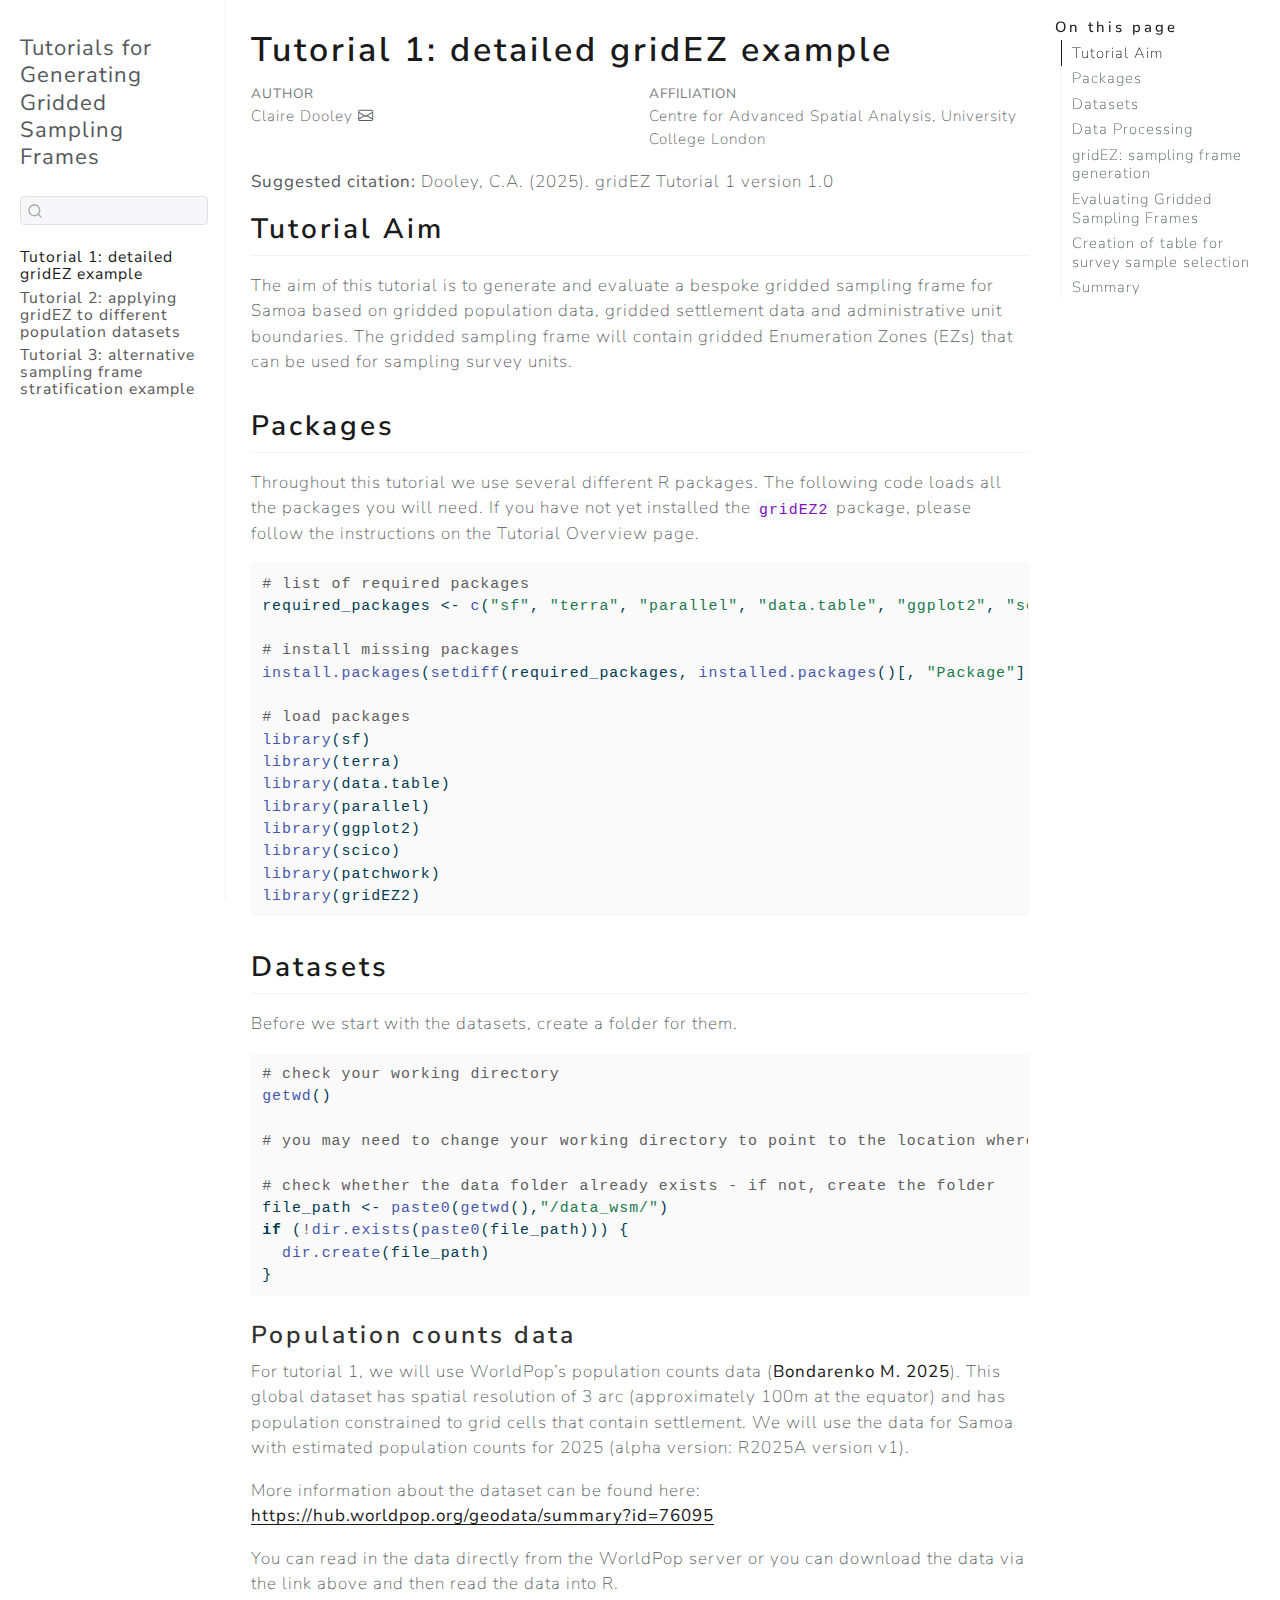
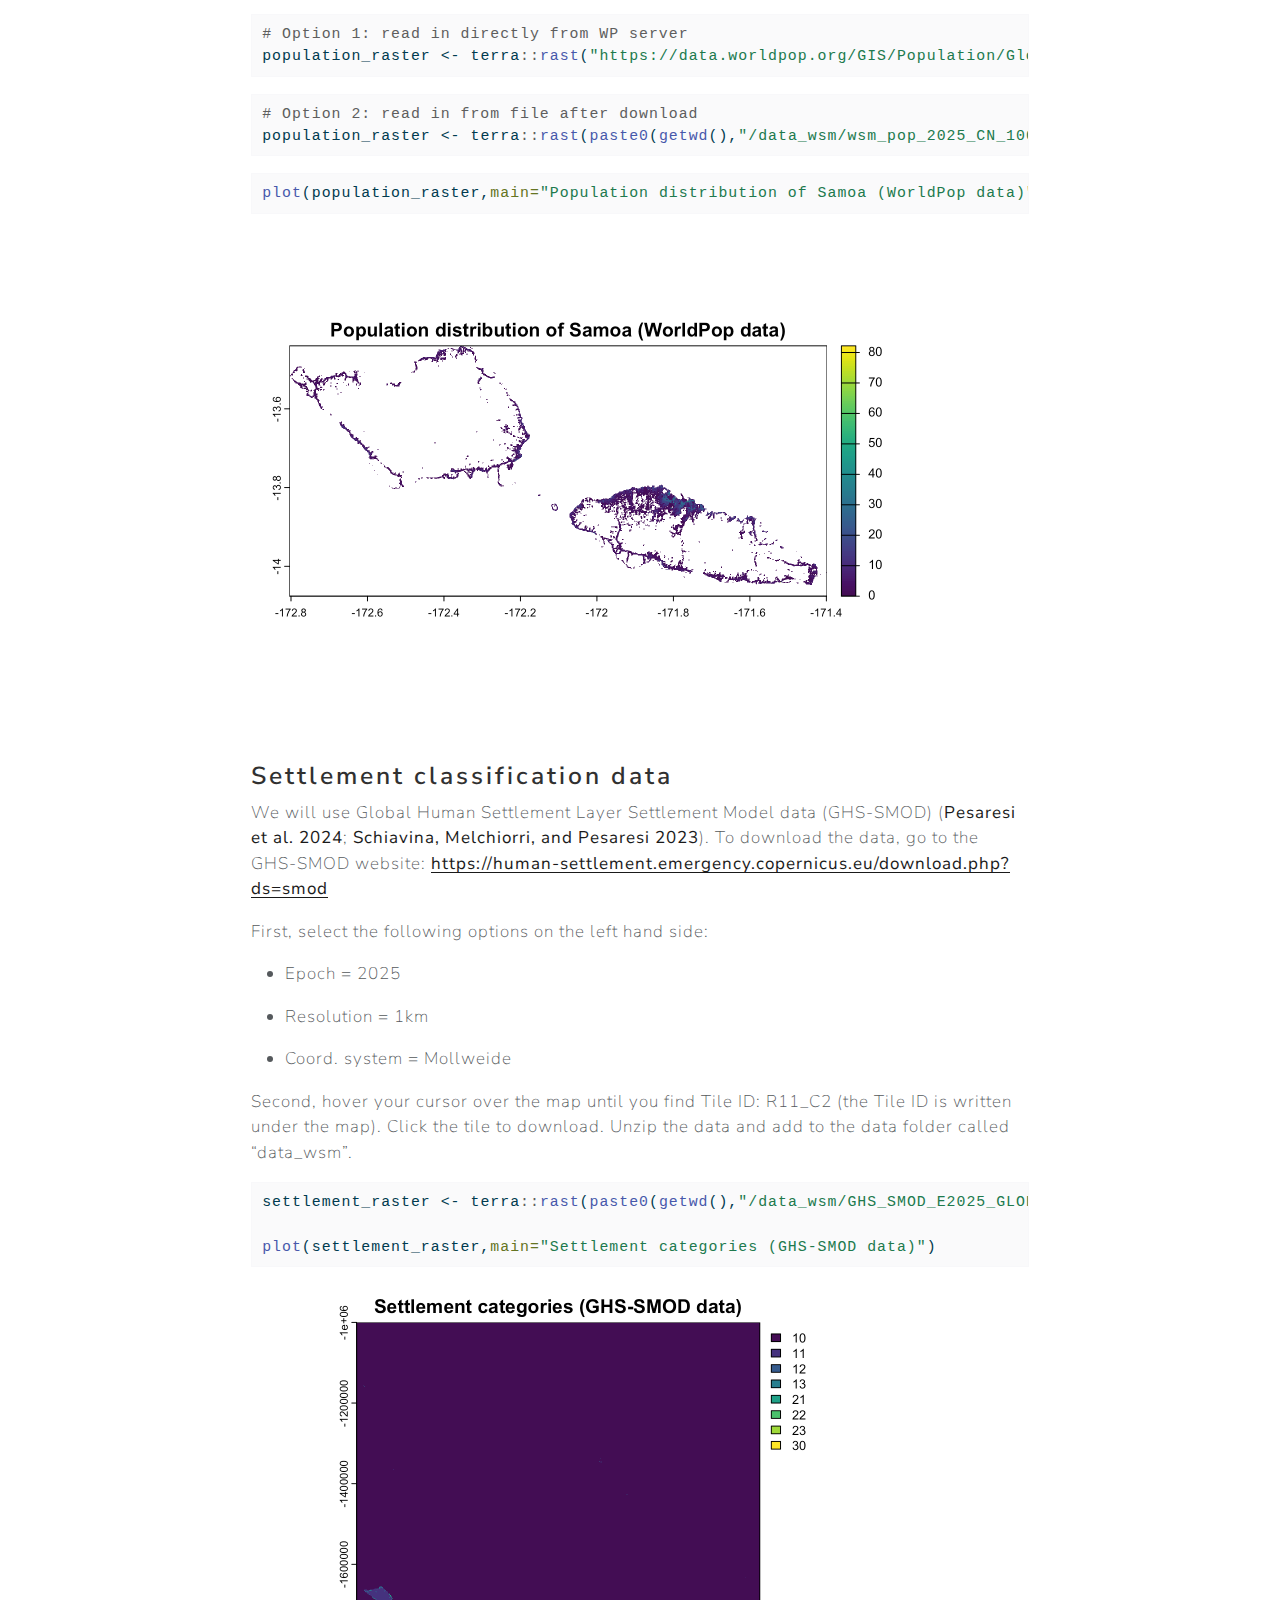
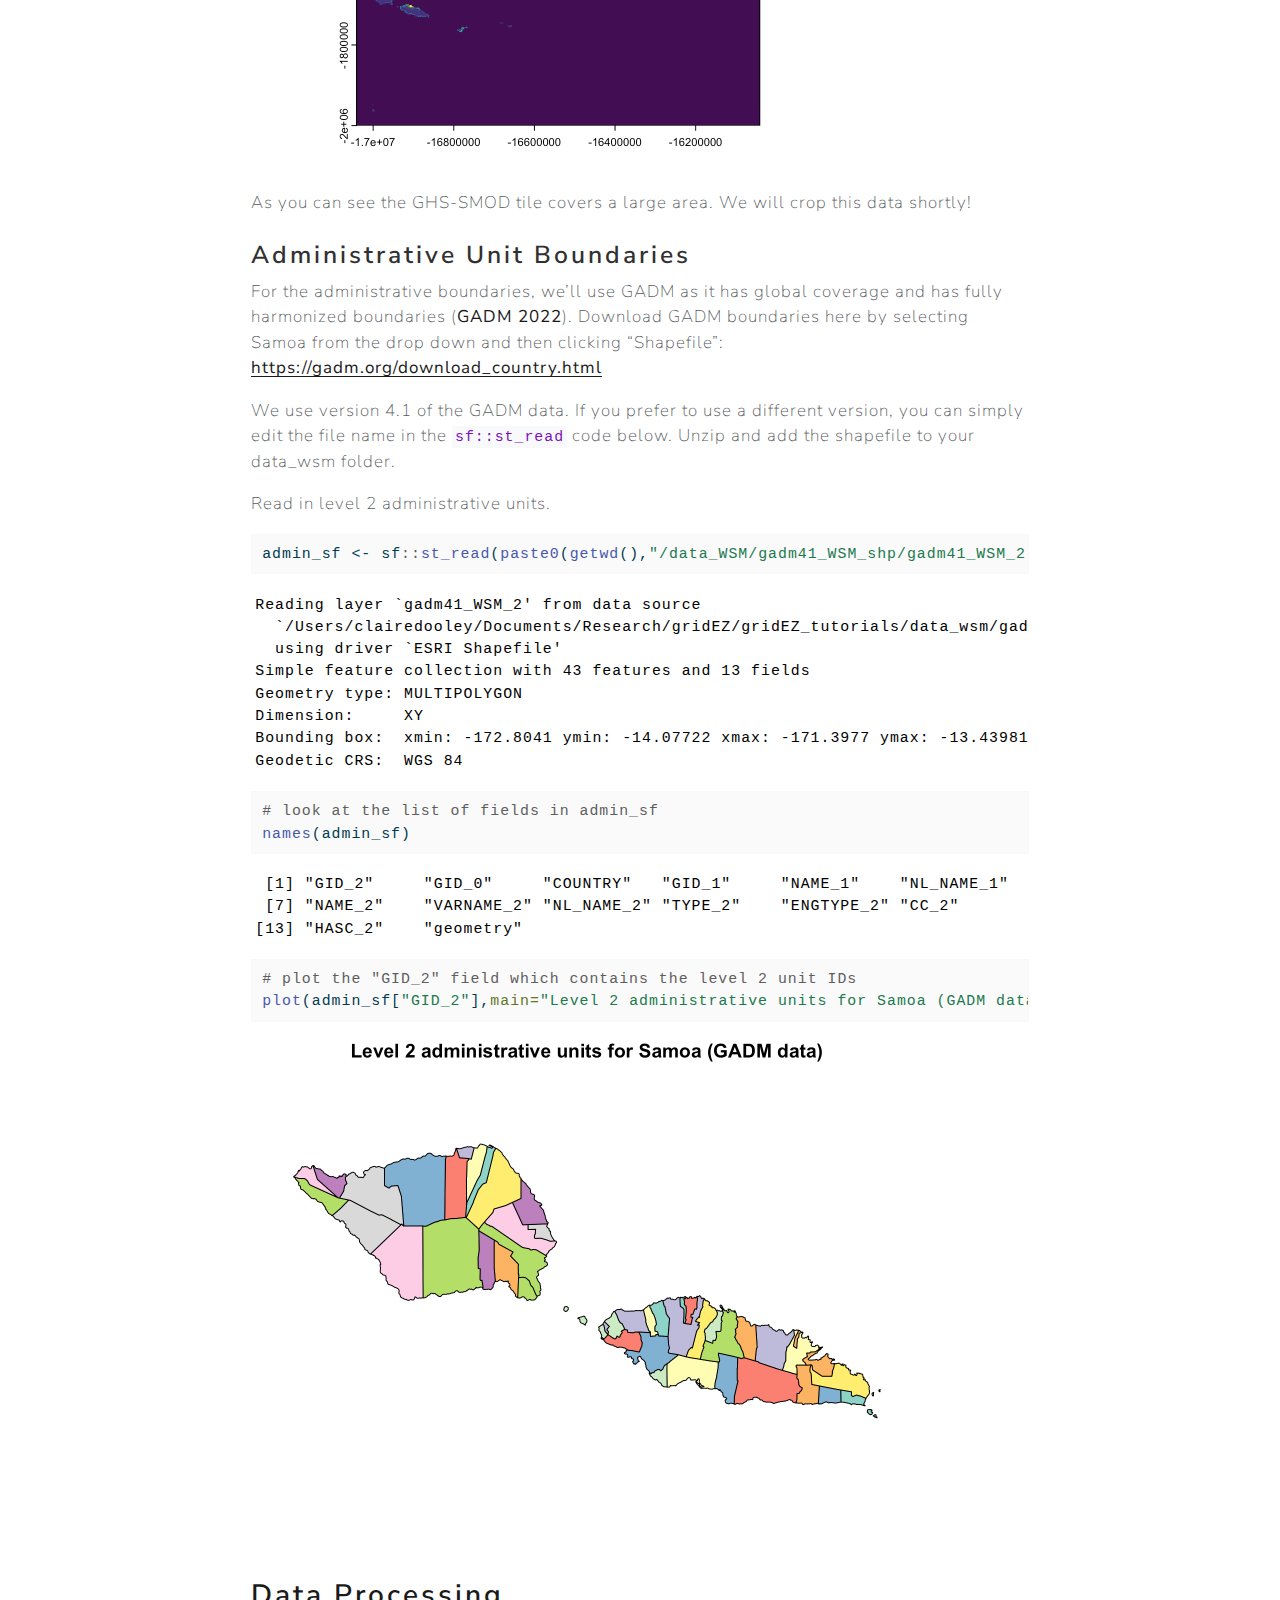
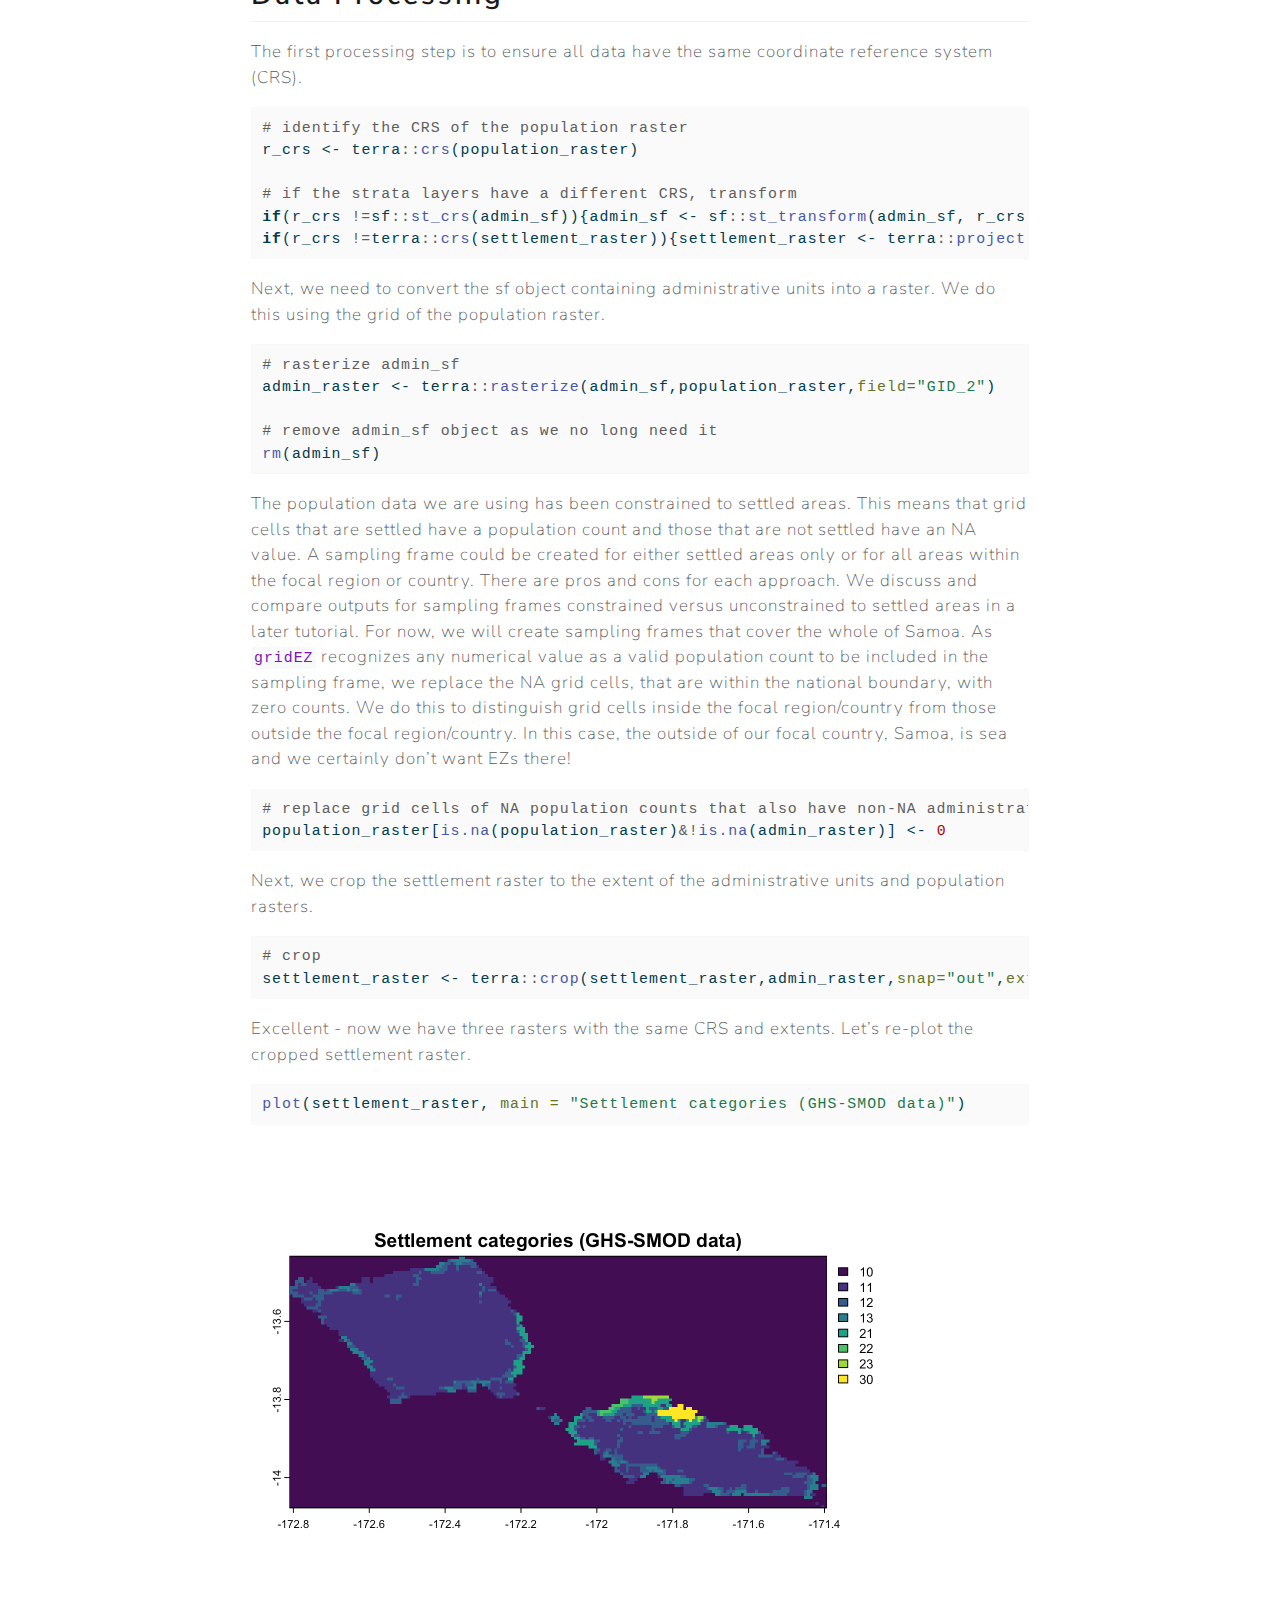
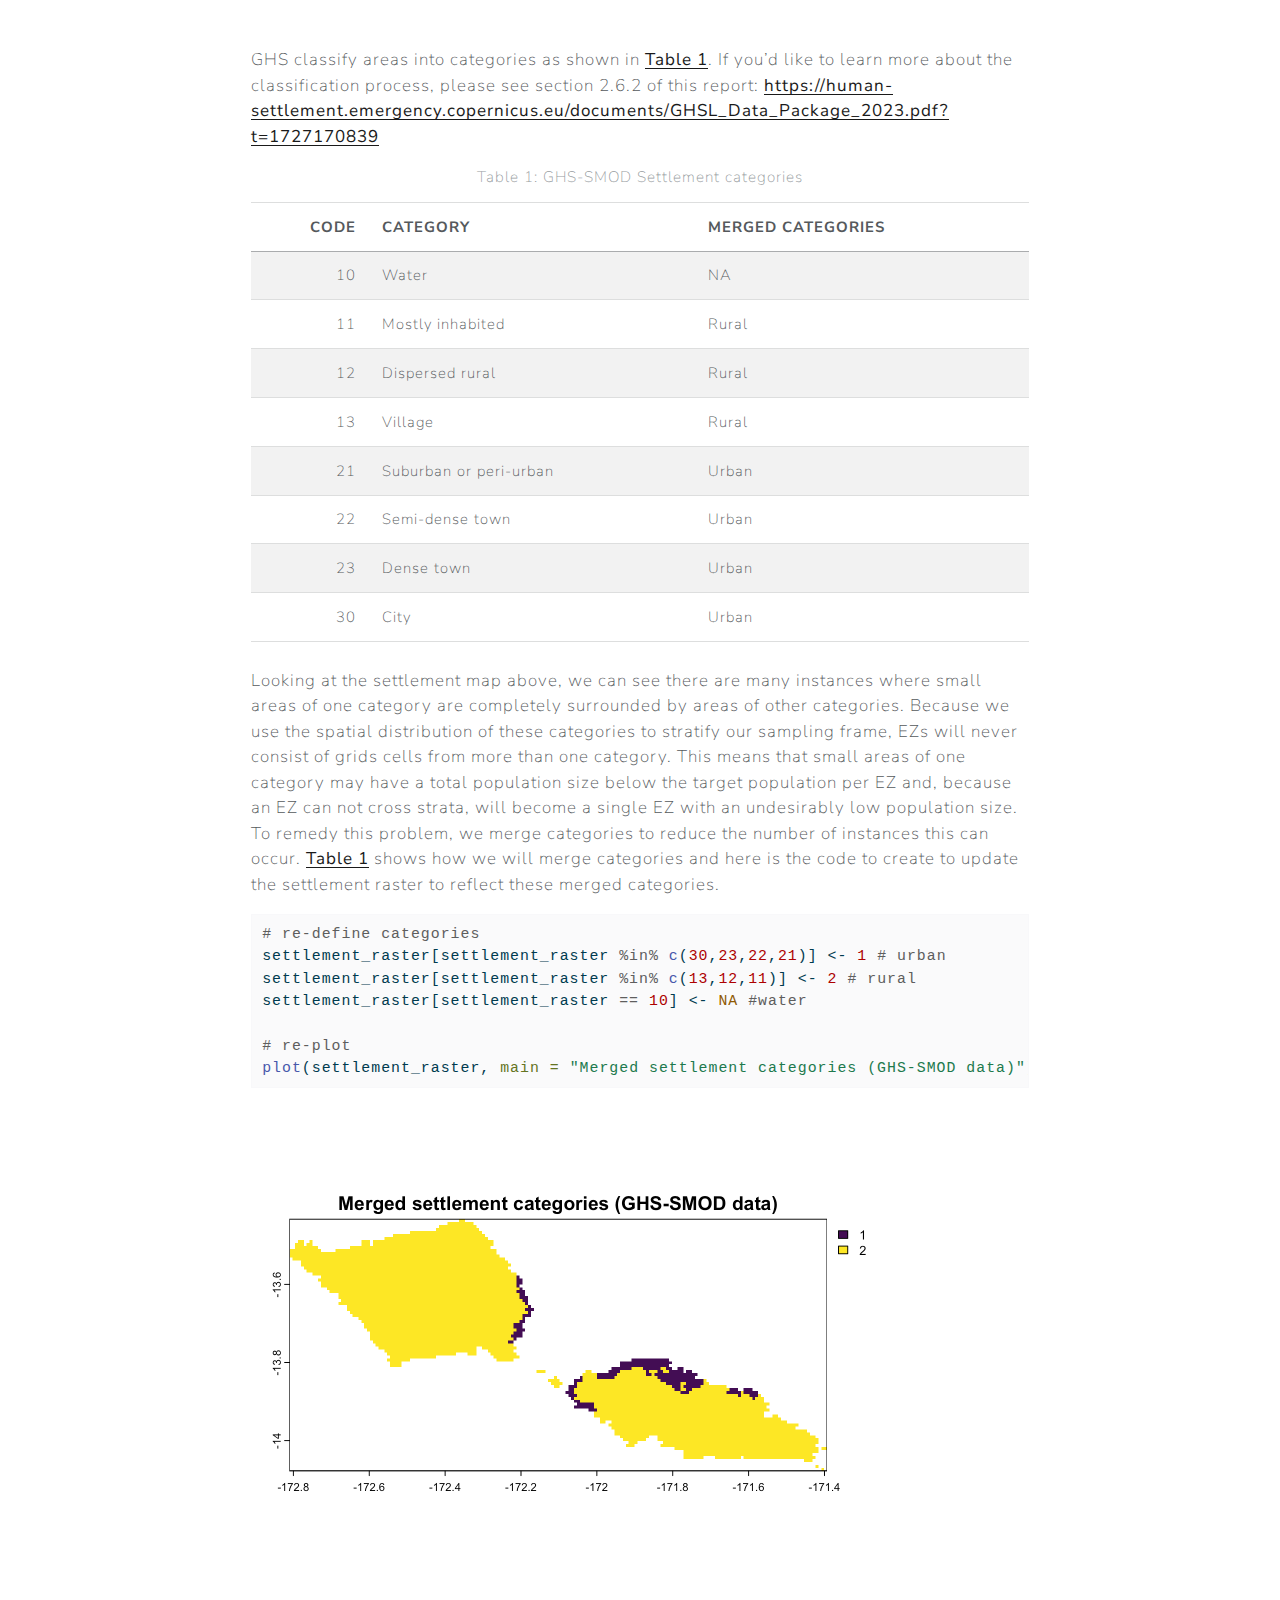
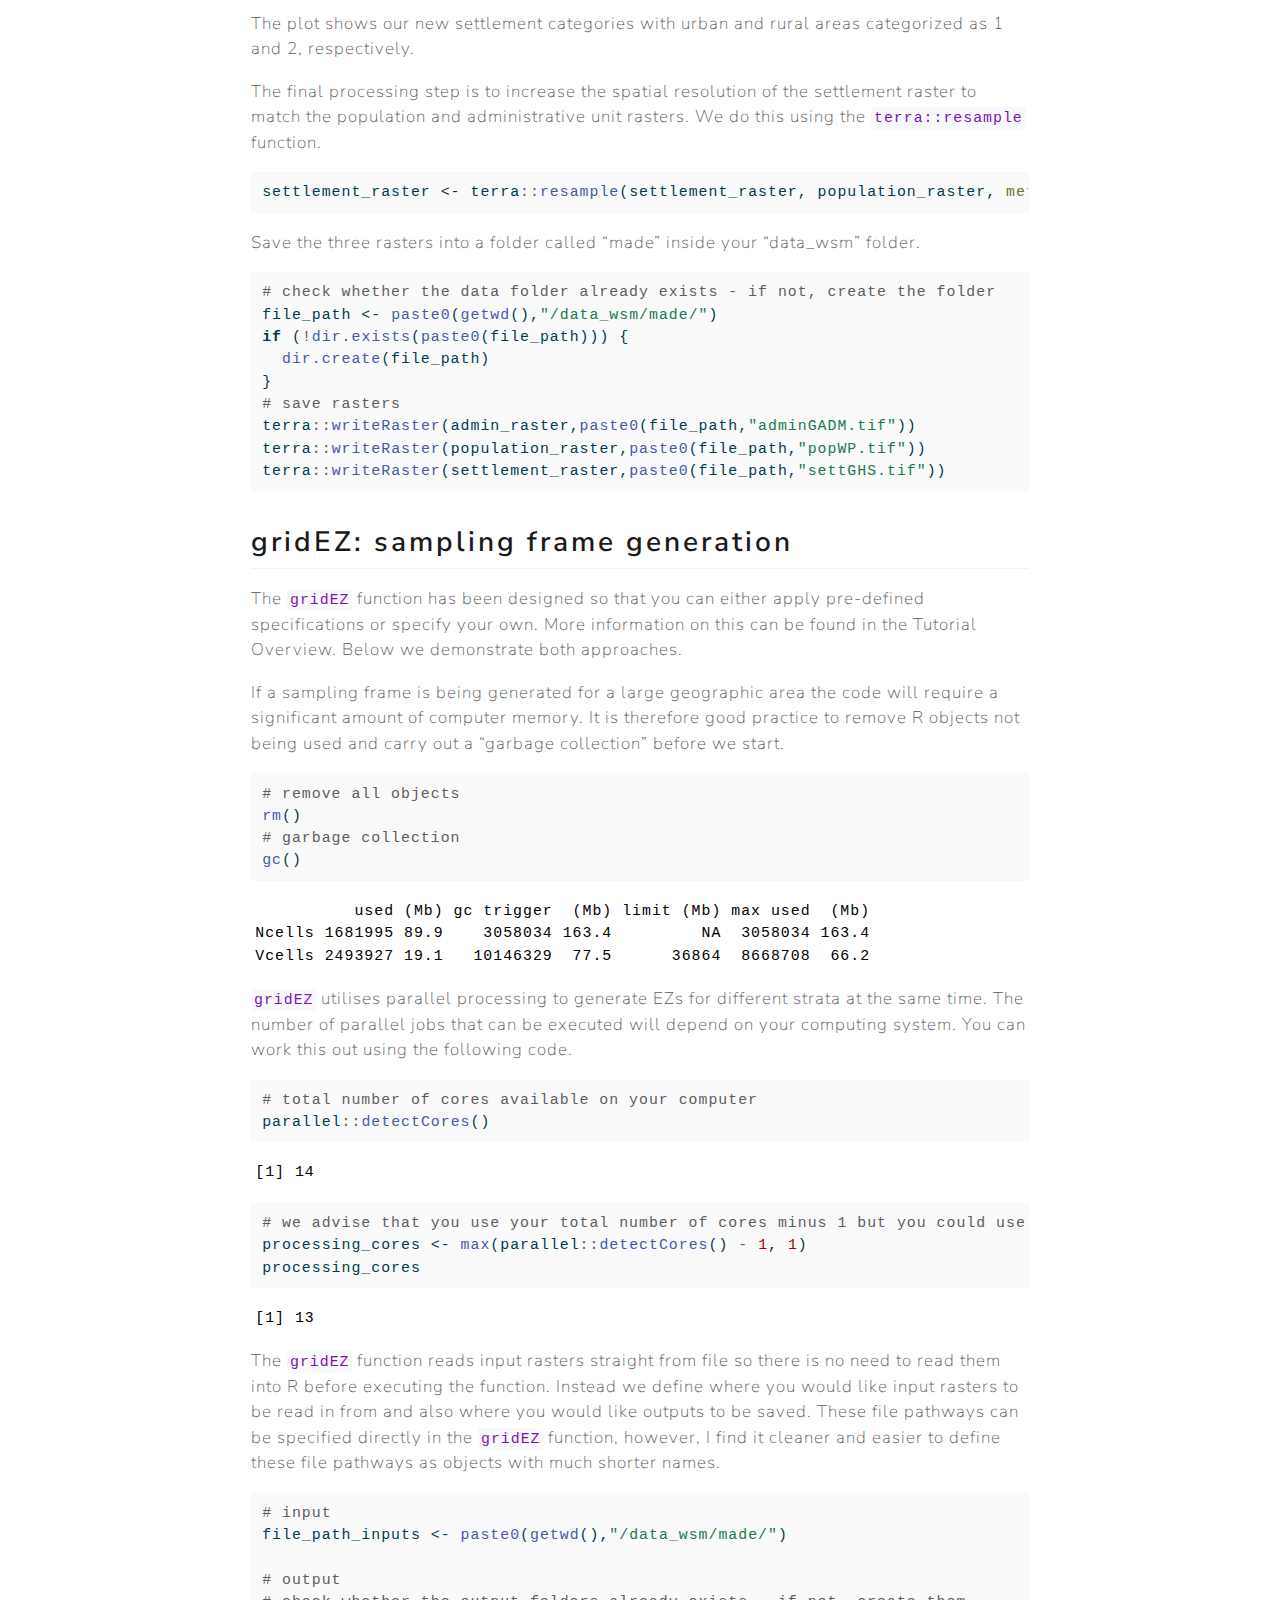
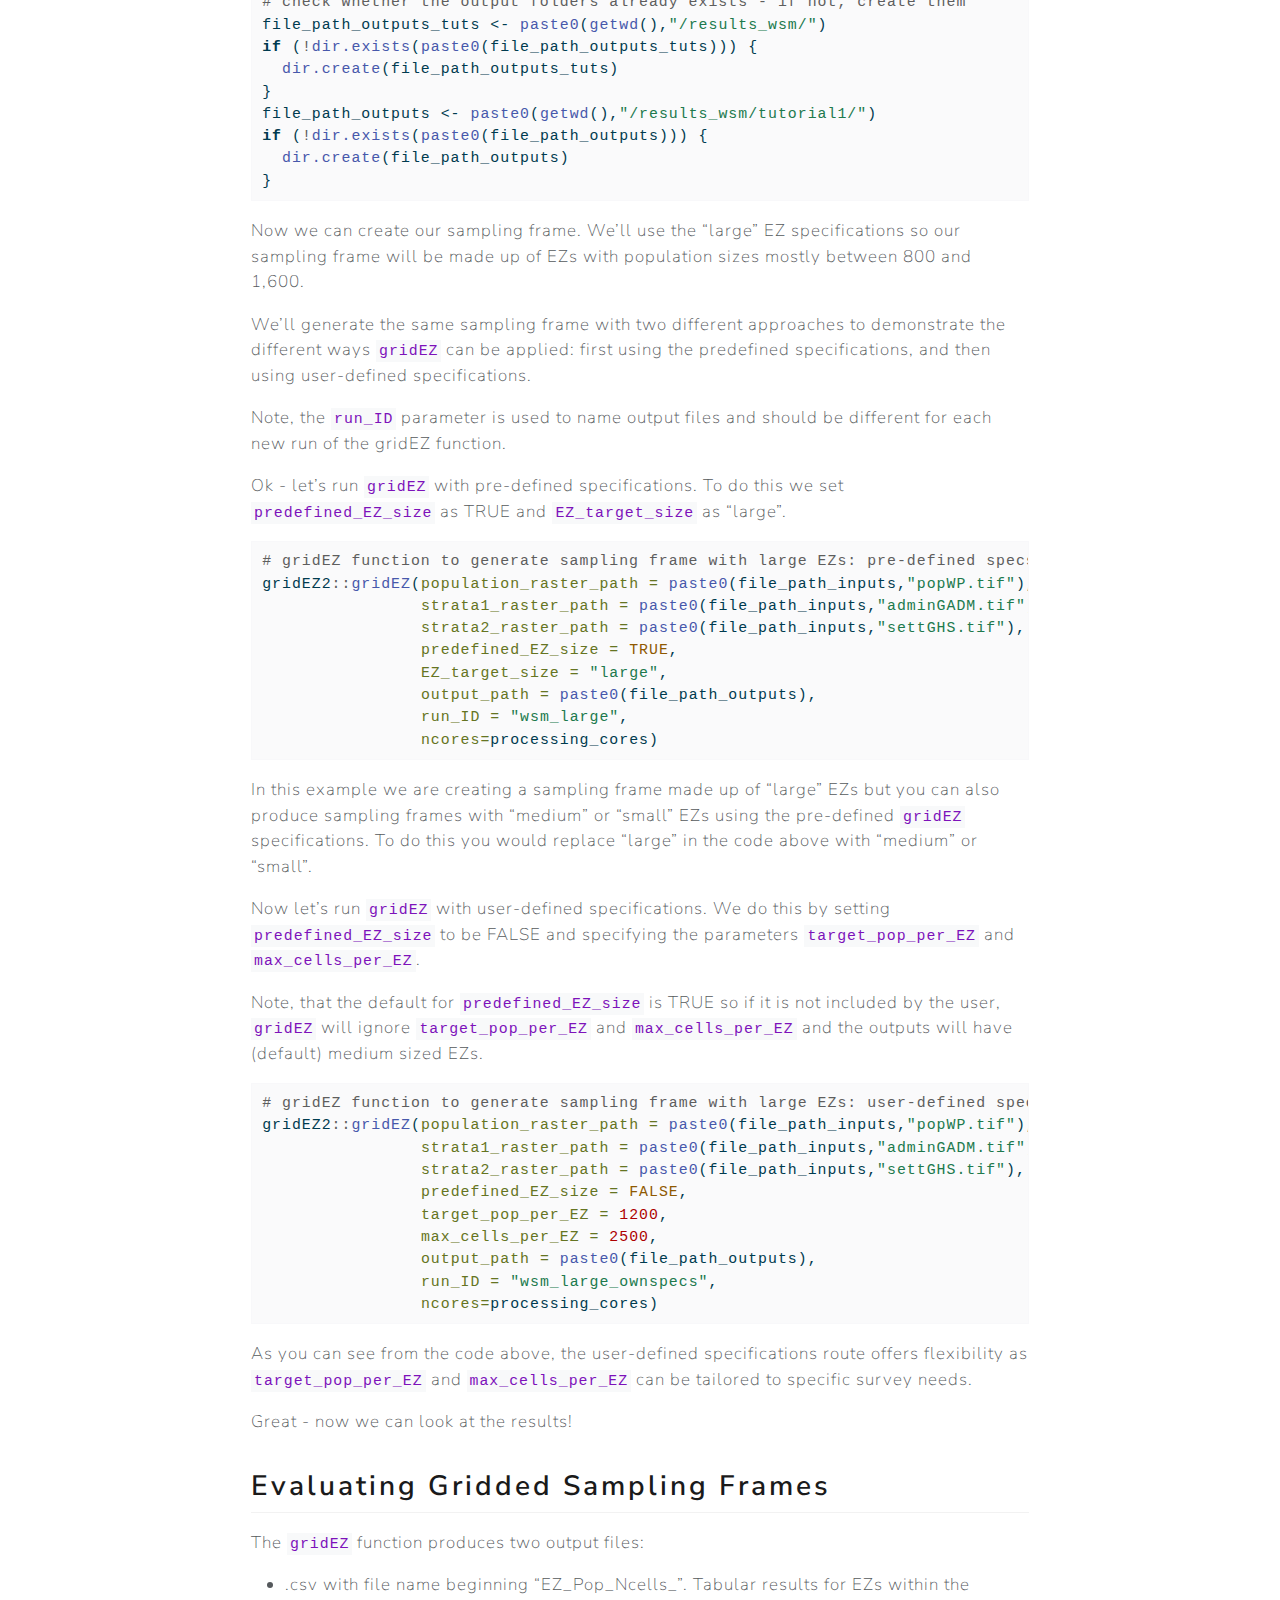
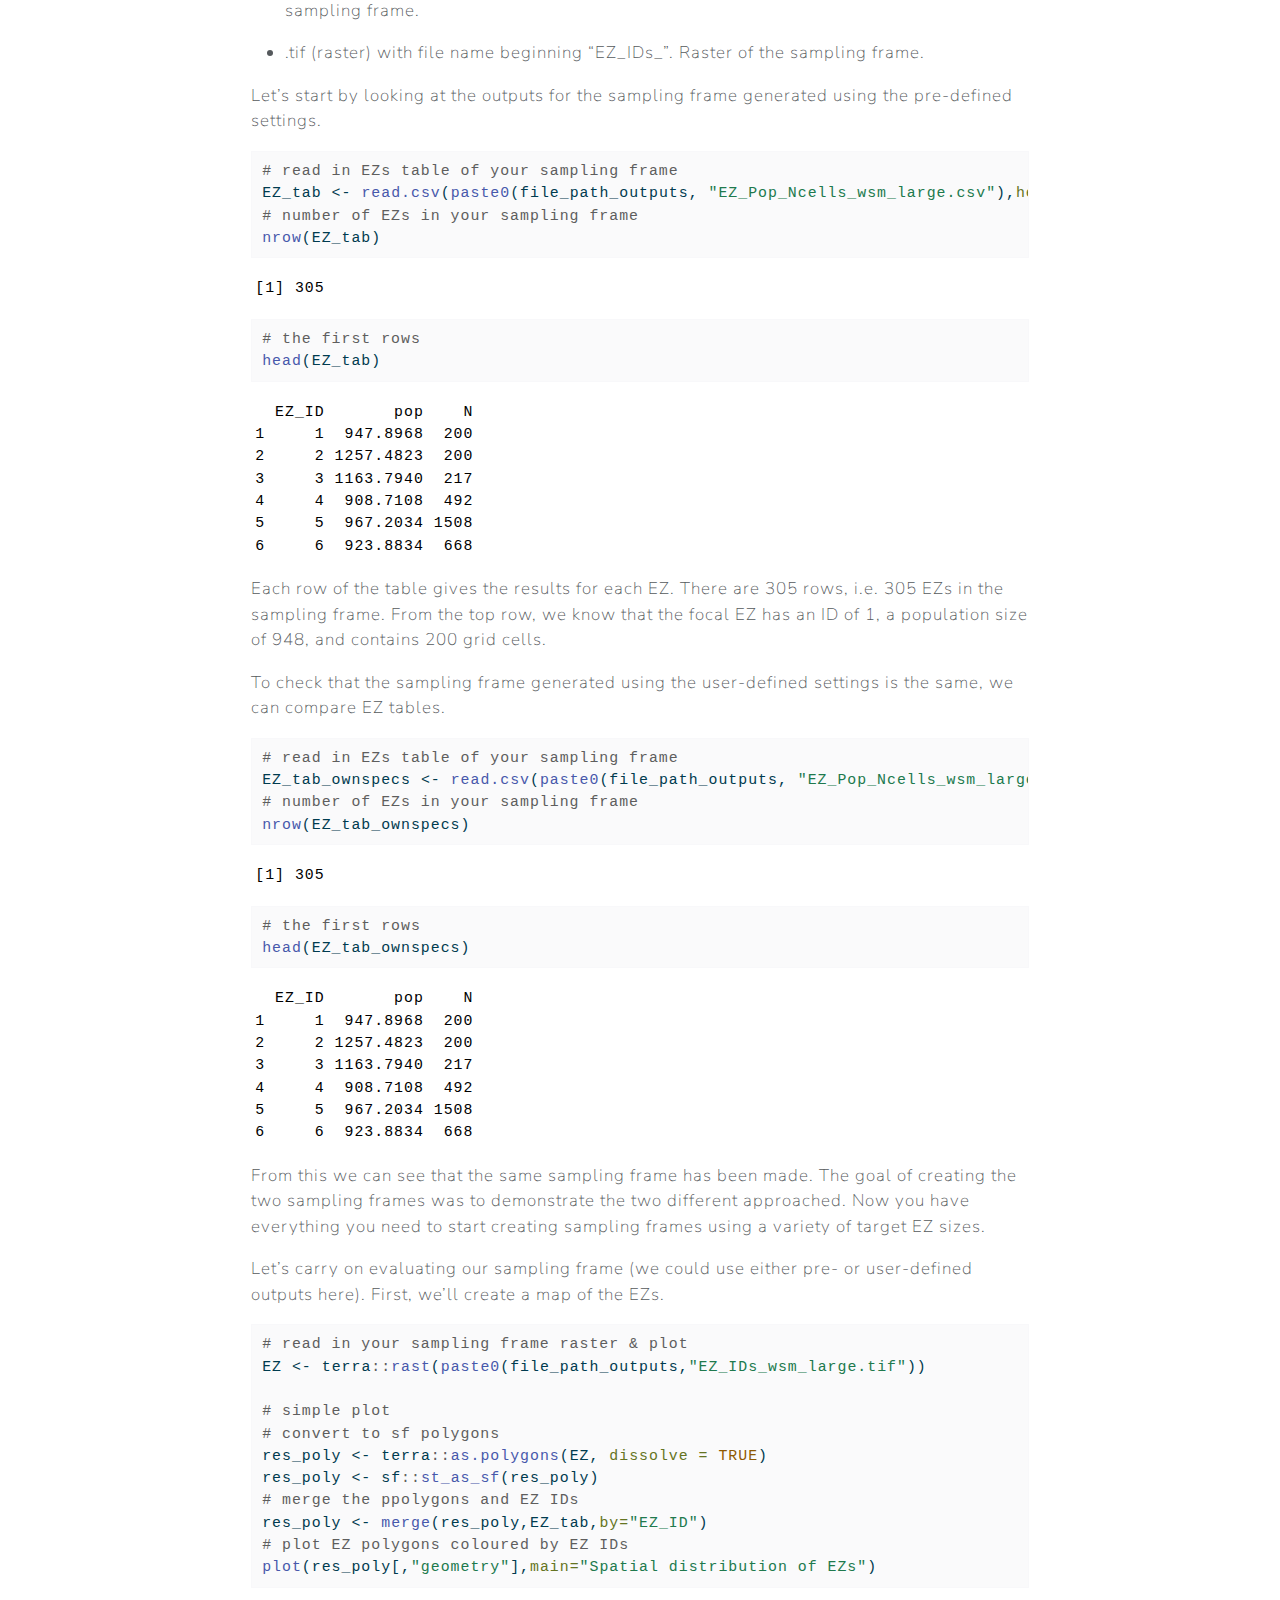
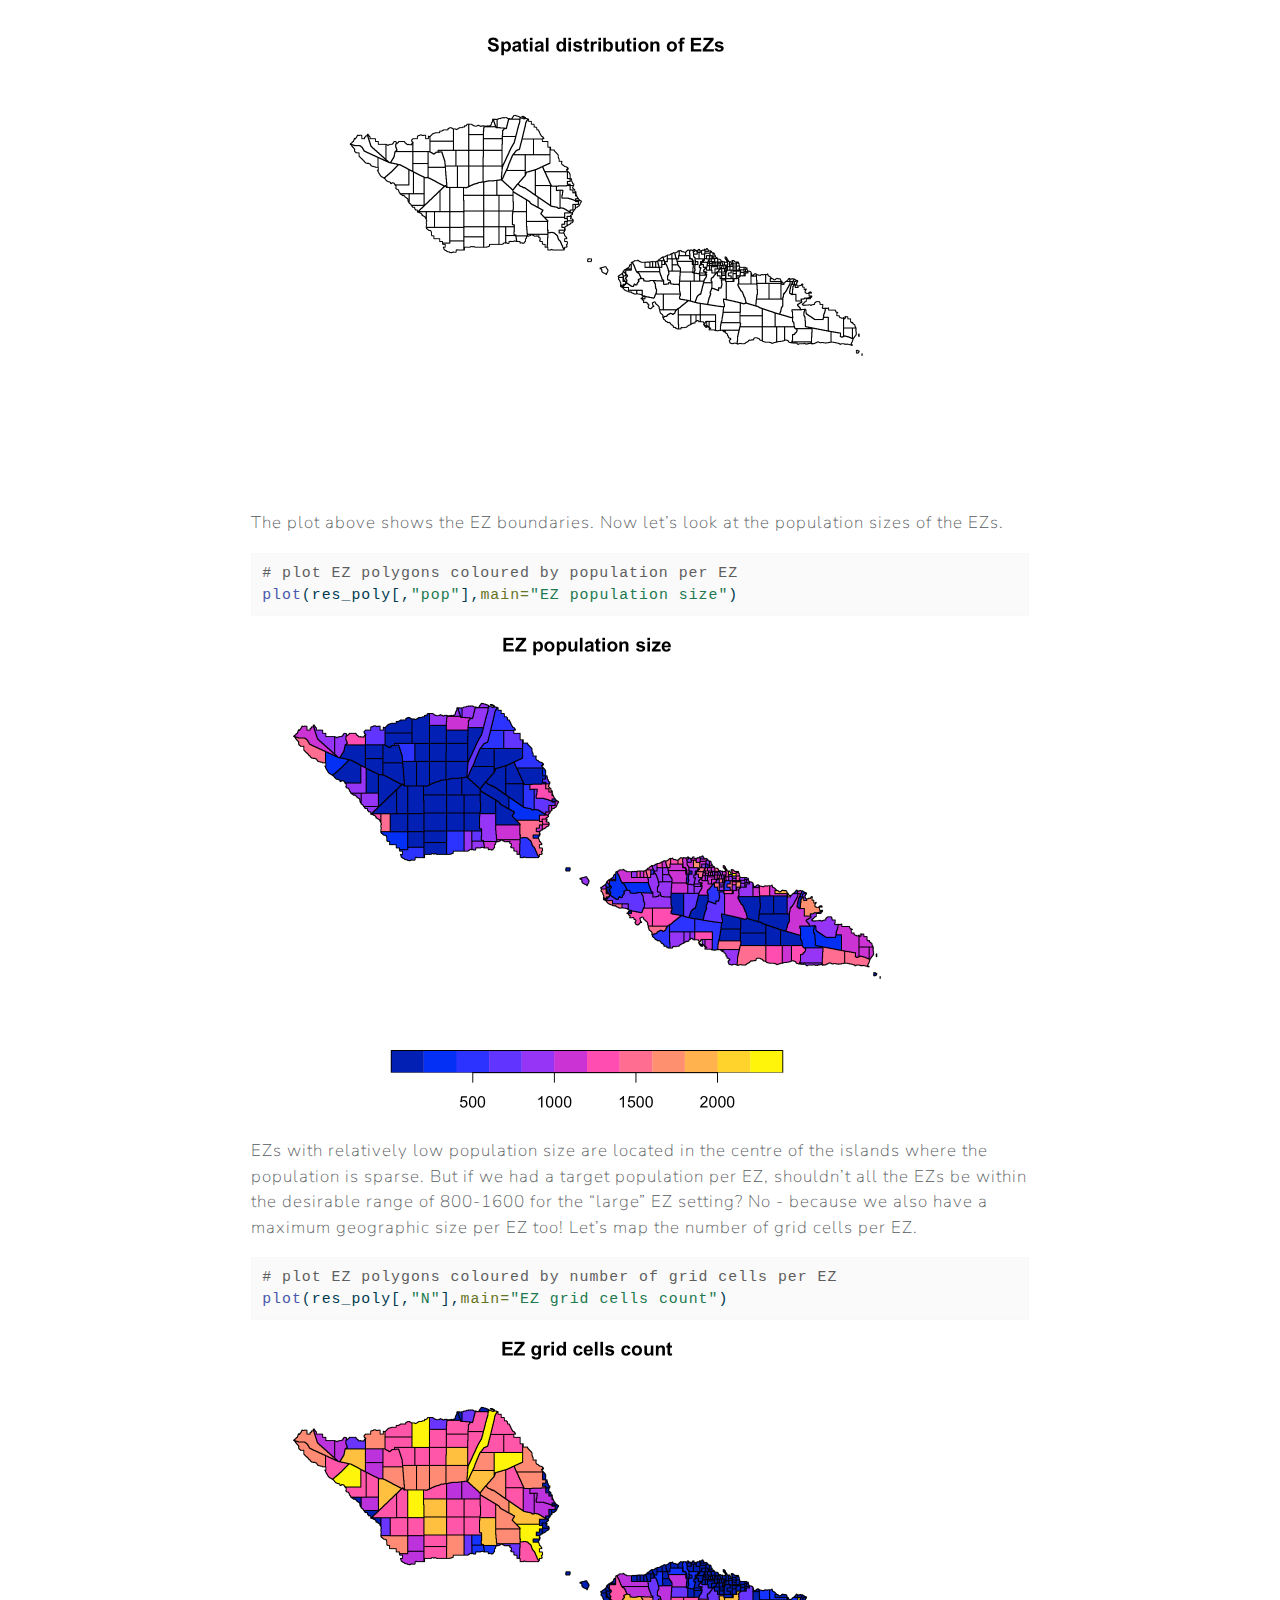
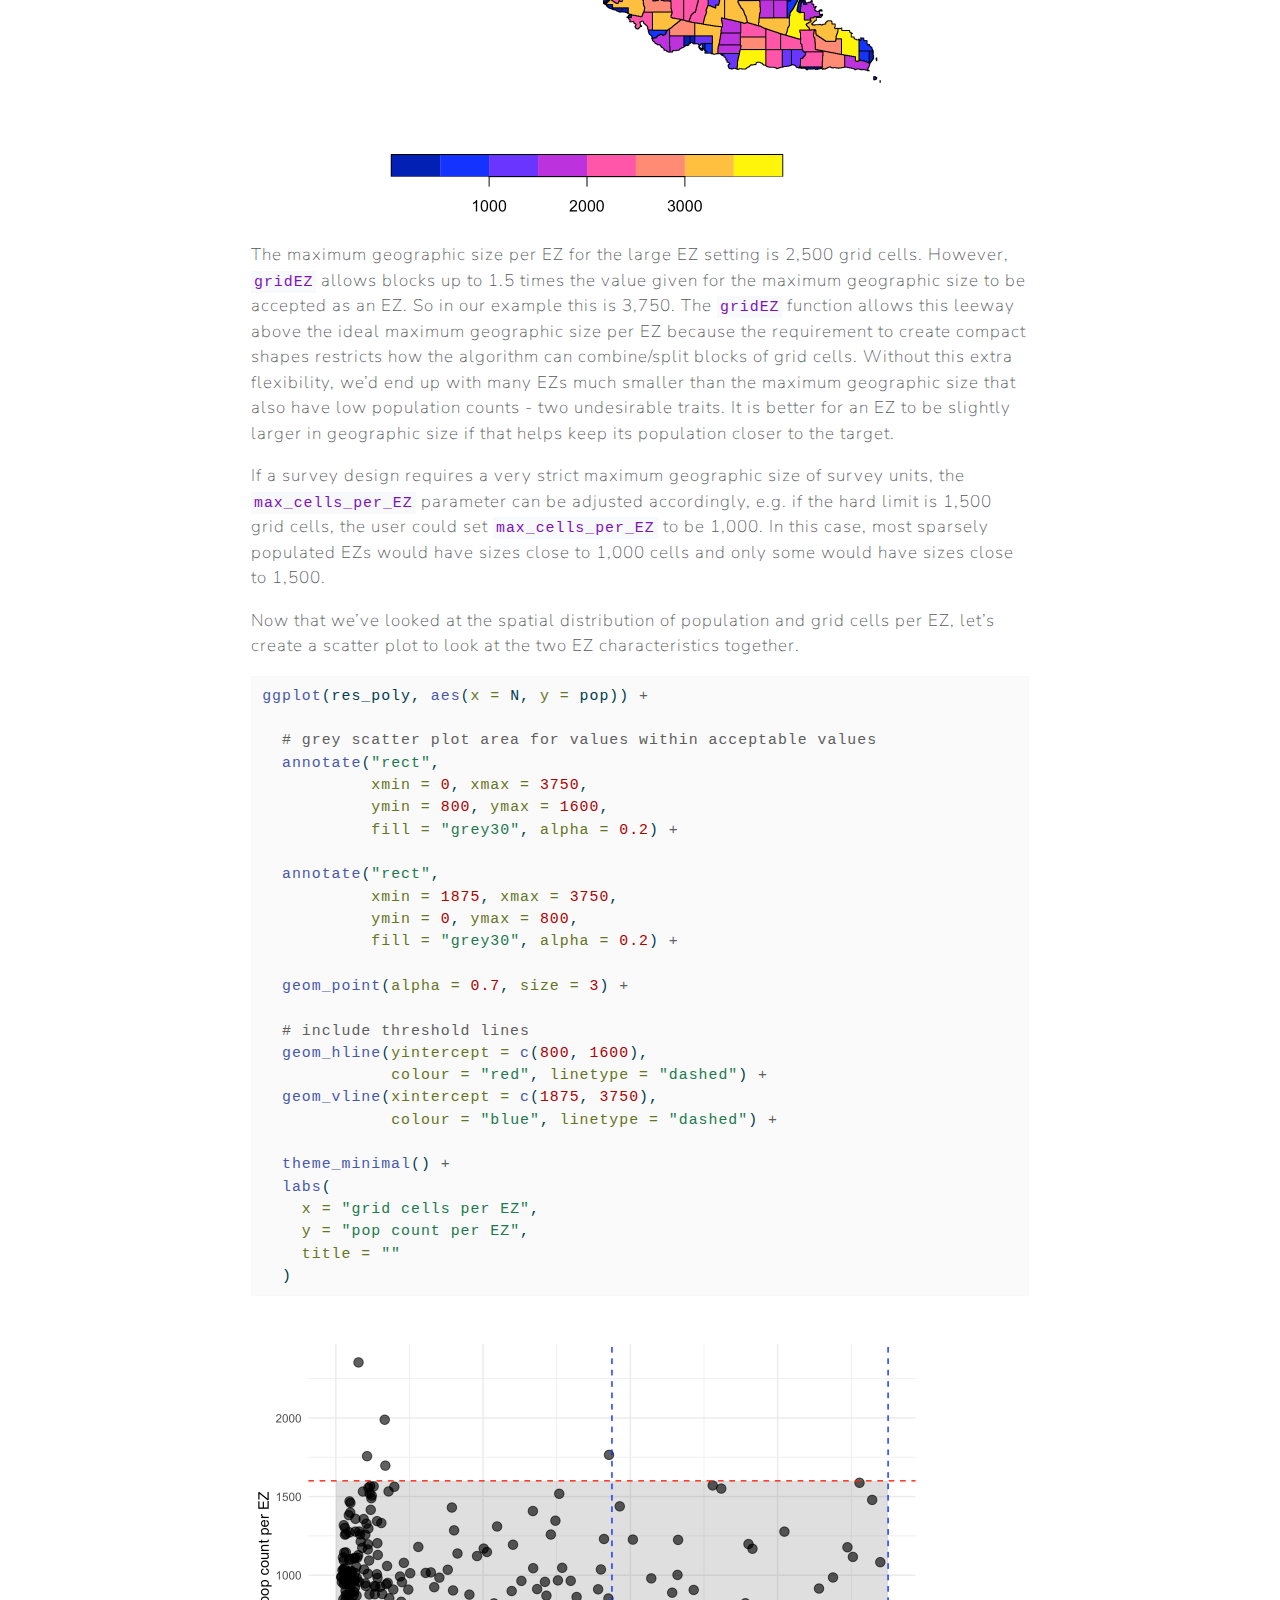
<file: docs/gridEZ_tutorial1.html>
<!DOCTYPE html>
<html xmlns="http://www.w3.org/1999/xhtml" lang="en" xml:lang="en"><head>

<meta charset="utf-8">
<meta name="generator" content="quarto-1.7.32">

<meta name="viewport" content="width=device-width, initial-scale=1.0, user-scalable=yes">

<meta name="author" content="Claire Dooley">

<title>Tutorial 1: detailed gridEZ example – Tutorials for Generating Gridded Sampling Frames</title>
<style>
code{white-space: pre-wrap;}
span.smallcaps{font-variant: small-caps;}
div.columns{display: flex; gap: min(4vw, 1.5em);}
div.column{flex: auto; overflow-x: auto;}
div.hanging-indent{margin-left: 1.5em; text-indent: -1.5em;}
ul.task-list{list-style: none;}
ul.task-list li input[type="checkbox"] {
  width: 0.8em;
  margin: 0 0.8em 0.2em -1em; /* quarto-specific, see https://github.com/quarto-dev/quarto-cli/issues/4556 */ 
  vertical-align: middle;
}
/* CSS for syntax highlighting */
html { -webkit-text-size-adjust: 100%; }
pre > code.sourceCode { white-space: pre; position: relative; }
pre > code.sourceCode > span { display: inline-block; line-height: 1.25; }
pre > code.sourceCode > span:empty { height: 1.2em; }
.sourceCode { overflow: visible; }
code.sourceCode > span { color: inherit; text-decoration: inherit; }
div.sourceCode { margin: 1em 0; }
pre.sourceCode { margin: 0; }
@media screen {
div.sourceCode { overflow: auto; }
}
@media print {
pre > code.sourceCode { white-space: pre-wrap; }
pre > code.sourceCode > span { text-indent: -5em; padding-left: 5em; }
}
pre.numberSource code
  { counter-reset: source-line 0; }
pre.numberSource code > span
  { position: relative; left: -4em; counter-increment: source-line; }
pre.numberSource code > span > a:first-child::before
  { content: counter(source-line);
    position: relative; left: -1em; text-align: right; vertical-align: baseline;
    border: none; display: inline-block;
    -webkit-touch-callout: none; -webkit-user-select: none;
    -khtml-user-select: none; -moz-user-select: none;
    -ms-user-select: none; user-select: none;
    padding: 0 4px; width: 4em;
  }
pre.numberSource { margin-left: 3em;  padding-left: 4px; }
div.sourceCode
  {   }
@media screen {
pre > code.sourceCode > span > a:first-child::before { text-decoration: underline; }
}
/* CSS for citations */
div.csl-bib-body { }
div.csl-entry {
  clear: both;
  margin-bottom: 0em;
}
.hanging-indent div.csl-entry {
  margin-left:2em;
  text-indent:-2em;
}
div.csl-left-margin {
  min-width:2em;
  float:left;
}
div.csl-right-inline {
  margin-left:2em;
  padding-left:1em;
}
div.csl-indent {
  margin-left: 2em;
}</style>


<script src="site_libs/quarto-nav/quarto-nav.js"></script>
<script src="site_libs/quarto-nav/headroom.min.js"></script>
<script src="site_libs/clipboard/clipboard.min.js"></script>
<script src="site_libs/quarto-search/autocomplete.umd.js"></script>
<script src="site_libs/quarto-search/fuse.min.js"></script>
<script src="site_libs/quarto-search/quarto-search.js"></script>
<meta name="quarto:offset" content="./">
<link href="./gridEZ_tutorial2.html" rel="next">
<script src="site_libs/quarto-html/quarto.js" type="module"></script>
<script src="site_libs/quarto-html/tabsets/tabsets.js" type="module"></script>
<script src="site_libs/quarto-html/popper.min.js"></script>
<script src="site_libs/quarto-html/tippy.umd.min.js"></script>
<script src="site_libs/quarto-html/anchor.min.js"></script>
<link href="site_libs/quarto-html/tippy.css" rel="stylesheet">
<link href="site_libs/quarto-html/quarto-syntax-highlighting-37eea08aefeeee20ff55810ff984fec1.css" rel="stylesheet" id="quarto-text-highlighting-styles">
<script src="site_libs/bootstrap/bootstrap.min.js"></script>
<link href="site_libs/bootstrap/bootstrap-icons.css" rel="stylesheet">
<link href="site_libs/bootstrap/bootstrap-1bea93ccc161f891f1f595952294239b.min.css" rel="stylesheet" append-hash="true" id="quarto-bootstrap" data-mode="light">
<script id="quarto-search-options" type="application/json">{
  "location": "sidebar",
  "copy-button": false,
  "collapse-after": 3,
  "panel-placement": "start",
  "type": "textbox",
  "limit": 50,
  "keyboard-shortcut": [
    "f",
    "/",
    "s"
  ],
  "show-item-context": false,
  "language": {
    "search-no-results-text": "No results",
    "search-matching-documents-text": "matching documents",
    "search-copy-link-title": "Copy link to search",
    "search-hide-matches-text": "Hide additional matches",
    "search-more-match-text": "more match in this document",
    "search-more-matches-text": "more matches in this document",
    "search-clear-button-title": "Clear",
    "search-text-placeholder": "",
    "search-detached-cancel-button-title": "Cancel",
    "search-submit-button-title": "Submit",
    "search-label": "Search"
  }
}</script>
<!-- Google tag (gtag.js) -->
<script async="" src="https://www.googletagmanager.com/gtag/js?id=G-QFGDL91VLC"></script>
<script>
  window.dataLayer = window.dataLayer || [];
  function gtag(){dataLayer.push(arguments);}
  gtag('js', new Date());

  gtag('config', 'G-QFGDL91VLC');
</script>


<link rel="stylesheet" href="styles.css">
</head>

<body class="nav-sidebar docked quarto-light">

<div id="quarto-search-results"></div>
  <header id="quarto-header" class="headroom fixed-top">
  <nav class="quarto-secondary-nav">
    <div class="container-fluid d-flex">
      <button type="button" class="quarto-btn-toggle btn" data-bs-toggle="collapse" role="button" data-bs-target=".quarto-sidebar-collapse-item" aria-controls="quarto-sidebar" aria-expanded="false" aria-label="Toggle sidebar navigation" onclick="if (window.quartoToggleHeadroom) { window.quartoToggleHeadroom(); }">
        <i class="bi bi-layout-text-sidebar-reverse"></i>
      </button>
        <nav class="quarto-page-breadcrumbs" aria-label="breadcrumb"><ol class="breadcrumb"><li class="breadcrumb-item"><a href="./gridEZ_tutorial1.html">Tutorial 1: detailed gridEZ example</a></li></ol></nav>
        <a class="flex-grow-1" role="navigation" data-bs-toggle="collapse" data-bs-target=".quarto-sidebar-collapse-item" aria-controls="quarto-sidebar" aria-expanded="false" aria-label="Toggle sidebar navigation" onclick="if (window.quartoToggleHeadroom) { window.quartoToggleHeadroom(); }">      
        </a>
      <button type="button" class="btn quarto-search-button" aria-label="Search" onclick="window.quartoOpenSearch();">
        <i class="bi bi-search"></i>
      </button>
    </div>
  </nav>
</header>
<!-- content -->
<div id="quarto-content" class="quarto-container page-columns page-rows-contents page-layout-article">
<!-- sidebar -->
  <nav id="quarto-sidebar" class="sidebar collapse collapse-horizontal quarto-sidebar-collapse-item sidebar-navigation docked overflow-auto">
    <div class="pt-lg-2 mt-2 text-left sidebar-header">
    <div class="sidebar-title mb-0 py-0">
      <a href="./">Tutorials for Generating Gridded Sampling Frames</a> 
    </div>
      </div>
        <div class="mt-2 flex-shrink-0 align-items-center">
        <div class="sidebar-search">
        <div id="quarto-search" class="" title="Search"></div>
        </div>
        </div>
    <div class="sidebar-menu-container"> 
    <ul class="list-unstyled mt-1">
        <li class="sidebar-item">
  <div class="sidebar-item-container"> 
  <a href="./gridEZ_tutorial1.html" class="sidebar-item-text sidebar-link active">
 <span class="menu-text">Tutorial 1: detailed gridEZ example</span></a>
  </div>
</li>
        <li class="sidebar-item">
  <div class="sidebar-item-container"> 
  <a href="./gridEZ_tutorial2.html" class="sidebar-item-text sidebar-link">
 <span class="menu-text">Tutorial 2: applying gridEZ to different population datasets</span></a>
  </div>
</li>
        <li class="sidebar-item">
  <div class="sidebar-item-container"> 
  <a href="./gridEZ_tutorial3.html" class="sidebar-item-text sidebar-link">
 <span class="menu-text">Tutorial 3: alternative sampling frame stratification example</span></a>
  </div>
</li>
    </ul>
    </div>
</nav>
<div id="quarto-sidebar-glass" class="quarto-sidebar-collapse-item" data-bs-toggle="collapse" data-bs-target=".quarto-sidebar-collapse-item"></div>
<!-- margin-sidebar -->
    <div id="quarto-margin-sidebar" class="sidebar margin-sidebar">
        <nav id="TOC" role="doc-toc" class="toc-active">
    <h2 id="toc-title">On this page</h2>
   
  <ul>
  <li><a href="#tutorial-aim" id="toc-tutorial-aim" class="nav-link active" data-scroll-target="#tutorial-aim">Tutorial Aim</a></li>
  <li><a href="#packages" id="toc-packages" class="nav-link" data-scroll-target="#packages">Packages</a></li>
  <li><a href="#datasets" id="toc-datasets" class="nav-link" data-scroll-target="#datasets">Datasets</a>
  <ul>
  <li><a href="#population-counts-data" id="toc-population-counts-data" class="nav-link" data-scroll-target="#population-counts-data">Population counts data</a></li>
  <li><a href="#settlement-classification-data" id="toc-settlement-classification-data" class="nav-link" data-scroll-target="#settlement-classification-data">Settlement classification data</a></li>
  <li><a href="#administrative-unit-boundaries" id="toc-administrative-unit-boundaries" class="nav-link" data-scroll-target="#administrative-unit-boundaries">Administrative Unit Boundaries</a></li>
  </ul></li>
  <li><a href="#data-processing" id="toc-data-processing" class="nav-link" data-scroll-target="#data-processing">Data Processing</a></li>
  <li><a href="#gridez-sampling-frame-generation" id="toc-gridez-sampling-frame-generation" class="nav-link" data-scroll-target="#gridez-sampling-frame-generation">gridEZ: sampling frame generation</a></li>
  <li><a href="#evaluating-gridded-sampling-frames" id="toc-evaluating-gridded-sampling-frames" class="nav-link" data-scroll-target="#evaluating-gridded-sampling-frames">Evaluating Gridded Sampling Frames</a></li>
  <li><a href="#creation-of-table-for-survey-sample-selection" id="toc-creation-of-table-for-survey-sample-selection" class="nav-link" data-scroll-target="#creation-of-table-for-survey-sample-selection">Creation of table for survey sample selection</a></li>
  <li><a href="#summary" id="toc-summary" class="nav-link" data-scroll-target="#summary">Summary</a></li>
  </ul>
</nav>
    </div>
<!-- main -->
<main class="content" id="quarto-document-content">

<header id="title-block-header" class="quarto-title-block default">
<div class="quarto-title">
<h1 class="title">Tutorial 1: detailed gridEZ example</h1>
</div>


<div class="quarto-title-meta-author">
  <div class="quarto-title-meta-heading">Author</div>
  <div class="quarto-title-meta-heading">Affiliation</div>
  
    <div class="quarto-title-meta-contents">
    <p class="author">Claire Dooley <a href="mailto:c.dooley@ucl.ac.uk" class="quarto-title-author-email"><i class="bi bi-envelope"></i></a> </p>
  </div>
  <div class="quarto-title-meta-contents">
        <p class="affiliation">
            Centre for Advanced Spatial Analysis, University College London
          </p>
      </div>
  </div>

<div class="quarto-title-meta">

      
  
    
  </div>
  


</header>


<p><strong>Suggested citation:</strong> Dooley, C.A. (2025). gridEZ Tutorial 1 version 1.0</p>
<section id="tutorial-aim" class="level2">
<h2 class="anchored" data-anchor-id="tutorial-aim">Tutorial Aim</h2>
<p>The aim of this tutorial is to generate and evaluate a bespoke gridded sampling frame for Samoa based on gridded population data, gridded settlement data and administrative unit boundaries. The gridded sampling frame will contain gridded Enumeration Zones (EZs) that can be used for sampling survey units.</p>
</section>
<section id="packages" class="level2">
<h2 class="anchored" data-anchor-id="packages">Packages</h2>
<p>Throughout this tutorial we use several different R packages. The following code loads all the packages you will need. If you have not yet installed the <code>gridEZ2</code> package, please follow the instructions on the Tutorial Overview page.</p>
<div class="cell">
<div class="sourceCode cell-code" id="cb1"><pre class="sourceCode r code-with-copy"><code class="sourceCode r"><span id="cb1-1"><a href="#cb1-1" aria-hidden="true" tabindex="-1"></a><span class="co"># list of required packages</span></span>
<span id="cb1-2"><a href="#cb1-2" aria-hidden="true" tabindex="-1"></a>required_packages <span class="ot">&lt;-</span> <span class="fu">c</span>(<span class="st">"sf"</span>, <span class="st">"terra"</span>, <span class="st">"parallel"</span>, <span class="st">"data.table"</span>, <span class="st">"ggplot2"</span>, <span class="st">"scico"</span>, <span class="st">"patchwork"</span>)</span>
<span id="cb1-3"><a href="#cb1-3" aria-hidden="true" tabindex="-1"></a></span>
<span id="cb1-4"><a href="#cb1-4" aria-hidden="true" tabindex="-1"></a><span class="co"># install missing packages</span></span>
<span id="cb1-5"><a href="#cb1-5" aria-hidden="true" tabindex="-1"></a><span class="fu">install.packages</span>(<span class="fu">setdiff</span>(required_packages, <span class="fu">installed.packages</span>()[, <span class="st">"Package"</span>]))</span>
<span id="cb1-6"><a href="#cb1-6" aria-hidden="true" tabindex="-1"></a></span>
<span id="cb1-7"><a href="#cb1-7" aria-hidden="true" tabindex="-1"></a><span class="co"># load packages</span></span>
<span id="cb1-8"><a href="#cb1-8" aria-hidden="true" tabindex="-1"></a><span class="fu">library</span>(sf)</span>
<span id="cb1-9"><a href="#cb1-9" aria-hidden="true" tabindex="-1"></a><span class="fu">library</span>(terra)</span>
<span id="cb1-10"><a href="#cb1-10" aria-hidden="true" tabindex="-1"></a><span class="fu">library</span>(data.table)</span>
<span id="cb1-11"><a href="#cb1-11" aria-hidden="true" tabindex="-1"></a><span class="fu">library</span>(parallel)</span>
<span id="cb1-12"><a href="#cb1-12" aria-hidden="true" tabindex="-1"></a><span class="fu">library</span>(ggplot2)</span>
<span id="cb1-13"><a href="#cb1-13" aria-hidden="true" tabindex="-1"></a><span class="fu">library</span>(scico)</span>
<span id="cb1-14"><a href="#cb1-14" aria-hidden="true" tabindex="-1"></a><span class="fu">library</span>(patchwork)</span>
<span id="cb1-15"><a href="#cb1-15" aria-hidden="true" tabindex="-1"></a><span class="fu">library</span>(gridEZ2)</span></code><button title="Copy to Clipboard" class="code-copy-button"><i class="bi"></i></button></pre></div>
</div>
</section>
<section id="datasets" class="level2">
<h2 class="anchored" data-anchor-id="datasets">Datasets</h2>
<p>Before we start with the datasets, create a folder for them.</p>
<div class="cell">
<div class="sourceCode cell-code" id="cb2"><pre class="sourceCode r code-with-copy"><code class="sourceCode r"><span id="cb2-1"><a href="#cb2-1" aria-hidden="true" tabindex="-1"></a><span class="co"># check your working directory</span></span>
<span id="cb2-2"><a href="#cb2-2" aria-hidden="true" tabindex="-1"></a><span class="fu">getwd</span>()</span>
<span id="cb2-3"><a href="#cb2-3" aria-hidden="true" tabindex="-1"></a></span>
<span id="cb2-4"><a href="#cb2-4" aria-hidden="true" tabindex="-1"></a><span class="co"># you may need to change your working directory to point to the location where the data_wsm folder sits. Use setwd() to change your working directory if needed</span></span>
<span id="cb2-5"><a href="#cb2-5" aria-hidden="true" tabindex="-1"></a></span>
<span id="cb2-6"><a href="#cb2-6" aria-hidden="true" tabindex="-1"></a><span class="co"># check whether the data folder already exists - if not, create the folder </span></span>
<span id="cb2-7"><a href="#cb2-7" aria-hidden="true" tabindex="-1"></a>file_path <span class="ot">&lt;-</span> <span class="fu">paste0</span>(<span class="fu">getwd</span>(),<span class="st">"/data_wsm/"</span>)</span>
<span id="cb2-8"><a href="#cb2-8" aria-hidden="true" tabindex="-1"></a><span class="cf">if</span> (<span class="sc">!</span><span class="fu">dir.exists</span>(<span class="fu">paste0</span>(file_path))) {</span>
<span id="cb2-9"><a href="#cb2-9" aria-hidden="true" tabindex="-1"></a>  <span class="fu">dir.create</span>(file_path)</span>
<span id="cb2-10"><a href="#cb2-10" aria-hidden="true" tabindex="-1"></a>}</span></code><button title="Copy to Clipboard" class="code-copy-button"><i class="bi"></i></button></pre></div>
</div>
<section id="population-counts-data" class="level3">
<h3 class="anchored" data-anchor-id="population-counts-data">Population counts data</h3>
<p>For tutorial 1, we will use WorldPop’s population counts data <span class="citation" data-cites="bondarenko2025">(<a href="#ref-bondarenko2025" role="doc-biblioref">Bondarenko M. 2025</a>)</span>. This global dataset has spatial resolution of 3 arc (approximately 100m at the equator) and has population constrained to grid cells that contain settlement. We will use the data for Samoa with estimated population counts for 2025 (alpha version: R2025A version v1).</p>
<p>More information about the dataset can be found here: <a href="https://hub.worldpop.org/geodata/summary?id=76095" class="uri">https://hub.worldpop.org/geodata/summary?id=76095</a></p>
<p>You can read in the data directly from the WorldPop server or you can download the data via the link above and then read the data into R.</p>
<div class="cell">
<div class="sourceCode cell-code" id="cb3"><pre class="sourceCode r code-with-copy"><code class="sourceCode r"><span id="cb3-1"><a href="#cb3-1" aria-hidden="true" tabindex="-1"></a><span class="co"># Option 1: read in directly from WP server</span></span>
<span id="cb3-2"><a href="#cb3-2" aria-hidden="true" tabindex="-1"></a>population_raster <span class="ot">&lt;-</span> terra<span class="sc">::</span><span class="fu">rast</span>(<span class="st">"https://data.worldpop.org/GIS/Population/Global_2015_2030/R2025A/2025/WSM/v1/100m/constrained/wsm_pop_2025_CN_100m_R2025A_v1.tif"</span>)</span></code><button title="Copy to Clipboard" class="code-copy-button"><i class="bi"></i></button></pre></div>
</div>
<div class="cell">
<div class="sourceCode cell-code" id="cb4"><pre class="sourceCode r code-with-copy"><code class="sourceCode r"><span id="cb4-1"><a href="#cb4-1" aria-hidden="true" tabindex="-1"></a><span class="co"># Option 2: read in from file after download</span></span>
<span id="cb4-2"><a href="#cb4-2" aria-hidden="true" tabindex="-1"></a>population_raster <span class="ot">&lt;-</span> terra<span class="sc">::</span><span class="fu">rast</span>(<span class="fu">paste0</span>(<span class="fu">getwd</span>(),<span class="st">"/data_wsm/wsm_pop_2025_CN_100m_R2025A_v1.tif"</span>))</span></code><button title="Copy to Clipboard" class="code-copy-button"><i class="bi"></i></button></pre></div>
</div>
<div class="cell">
<div class="sourceCode cell-code" id="cb5"><pre class="sourceCode r code-with-copy"><code class="sourceCode r"><span id="cb5-1"><a href="#cb5-1" aria-hidden="true" tabindex="-1"></a><span class="fu">plot</span>(population_raster,<span class="at">main=</span><span class="st">"Population distribution of Samoa (WorldPop data)"</span>)</span></code><button title="Copy to Clipboard" class="code-copy-button"><i class="bi"></i></button></pre></div>
<div class="cell-output-display">
<div>
<figure class="figure">
<p><img src="gridEZ_tutorial1_files/figure-html/unnamed-chunk-5-1.png" class="img-fluid figure-img" width="672"></p>
</figure>
</div>
</div>
</div>
</section>
<section id="settlement-classification-data" class="level3">
<h3 class="anchored" data-anchor-id="settlement-classification-data">Settlement classification data</h3>
<p>We will use Global Human Settlement Layer Settlement Model data (GHS-SMOD) <span class="citation" data-cites="pesaresi2024 schiavina2023">(<a href="#ref-pesaresi2024" role="doc-biblioref">Pesaresi et al. 2024</a>; <a href="#ref-schiavina2023" role="doc-biblioref">Schiavina, Melchiorri, and Pesaresi 2023</a>)</span>. To download the data, go to the GHS-SMOD website: <a href="https://human-settlement.emergency.copernicus.eu/download.php?ds=smod" class="uri">https://human-settlement.emergency.copernicus.eu/download.php?ds=smod</a></p>
<p>First, select the following options on the left hand side:</p>
<ul>
<li><p>Epoch = 2025</p></li>
<li><p>Resolution = 1km</p></li>
<li><p>Coord. system = Mollweide</p></li>
</ul>
<p>Second, hover your cursor over the map until you find Tile ID: R11_C2 (the Tile ID is written under the map). Click the tile to download. Unzip the data and add to the data folder called “data_wsm”.</p>
<div class="cell">
<div class="sourceCode cell-code" id="cb6"><pre class="sourceCode r code-with-copy"><code class="sourceCode r"><span id="cb6-1"><a href="#cb6-1" aria-hidden="true" tabindex="-1"></a>settlement_raster <span class="ot">&lt;-</span> terra<span class="sc">::</span><span class="fu">rast</span>(<span class="fu">paste0</span>(<span class="fu">getwd</span>(),<span class="st">"/data_wsm/GHS_SMOD_E2025_GLOBE_R2023A_54009_1000_V2_0_R11_C2/GHS_SMOD_E2025_GLOBE_R2023A_54009_1000_V2_0_R11_C2.tif"</span>))</span>
<span id="cb6-2"><a href="#cb6-2" aria-hidden="true" tabindex="-1"></a></span>
<span id="cb6-3"><a href="#cb6-3" aria-hidden="true" tabindex="-1"></a><span class="fu">plot</span>(settlement_raster,<span class="at">main=</span><span class="st">"Settlement categories (GHS-SMOD data)"</span>)</span></code><button title="Copy to Clipboard" class="code-copy-button"><i class="bi"></i></button></pre></div>
<div class="cell-output-display">
<div>
<figure class="figure">
<p><img src="gridEZ_tutorial1_files/figure-html/unnamed-chunk-6-1.png" class="img-fluid figure-img" width="672"></p>
</figure>
</div>
</div>
</div>
<p>As you can see the GHS-SMOD tile covers a large area. We will crop this data shortly!</p>
</section>
<section id="administrative-unit-boundaries" class="level3">
<h3 class="anchored" data-anchor-id="administrative-unit-boundaries">Administrative Unit Boundaries</h3>
<p>For the administrative boundaries, we’ll use GADM as it has global coverage and has fully harmonized boundaries <span class="citation" data-cites="GADM2022">(<a href="#ref-GADM2022" role="doc-biblioref">GADM 2022</a>)</span>. Download GADM boundaries here by selecting Samoa from the drop down and then clicking “Shapefile”: <a href="https://gadm.org/download_country.html" class="uri">https://gadm.org/download_country.html</a></p>
<p>We use version 4.1 of the GADM data. If you prefer to use a different version, you can simply edit the file name in the <code>sf::st_read</code> code below. Unzip and add the shapefile to your data_wsm folder.</p>
<p>Read in level 2 administrative units.</p>
<div class="cell">
<div class="sourceCode cell-code" id="cb7"><pre class="sourceCode r code-with-copy"><code class="sourceCode r"><span id="cb7-1"><a href="#cb7-1" aria-hidden="true" tabindex="-1"></a>admin_sf <span class="ot">&lt;-</span> sf<span class="sc">::</span><span class="fu">st_read</span>(<span class="fu">paste0</span>(<span class="fu">getwd</span>(),<span class="st">"/data_WSM/gadm41_WSM_shp/gadm41_WSM_2.shp"</span>))</span></code><button title="Copy to Clipboard" class="code-copy-button"><i class="bi"></i></button></pre></div>
<div class="cell-output cell-output-stdout">
<pre><code>Reading layer `gadm41_WSM_2' from data source 
  `/Users/clairedooley/Documents/Research/gridEZ/gridEZ_tutorials/data_wsm/gadm41_WSM_shp/gadm41_WSM_2.shp' 
  using driver `ESRI Shapefile'
Simple feature collection with 43 features and 13 fields
Geometry type: MULTIPOLYGON
Dimension:     XY
Bounding box:  xmin: -172.8041 ymin: -14.07722 xmax: -171.3977 ymax: -13.43981
Geodetic CRS:  WGS 84</code></pre>
</div>
<div class="sourceCode cell-code" id="cb9"><pre class="sourceCode r code-with-copy"><code class="sourceCode r"><span id="cb9-1"><a href="#cb9-1" aria-hidden="true" tabindex="-1"></a><span class="co"># look at the list of fields in admin_sf</span></span>
<span id="cb9-2"><a href="#cb9-2" aria-hidden="true" tabindex="-1"></a><span class="fu">names</span>(admin_sf)</span></code><button title="Copy to Clipboard" class="code-copy-button"><i class="bi"></i></button></pre></div>
<div class="cell-output cell-output-stdout">
<pre><code> [1] "GID_2"     "GID_0"     "COUNTRY"   "GID_1"     "NAME_1"    "NL_NAME_1"
 [7] "NAME_2"    "VARNAME_2" "NL_NAME_2" "TYPE_2"    "ENGTYPE_2" "CC_2"     
[13] "HASC_2"    "geometry" </code></pre>
</div>
<div class="sourceCode cell-code" id="cb11"><pre class="sourceCode r code-with-copy"><code class="sourceCode r"><span id="cb11-1"><a href="#cb11-1" aria-hidden="true" tabindex="-1"></a><span class="co"># plot the "GID_2" field which contains the level 2 unit IDs</span></span>
<span id="cb11-2"><a href="#cb11-2" aria-hidden="true" tabindex="-1"></a><span class="fu">plot</span>(admin_sf[<span class="st">"GID_2"</span>],<span class="at">main=</span><span class="st">"Level 2 administrative units for Samoa (GADM data)"</span>)</span></code><button title="Copy to Clipboard" class="code-copy-button"><i class="bi"></i></button></pre></div>
<div class="cell-output-display">
<div>
<figure class="figure">
<p><img src="gridEZ_tutorial1_files/figure-html/unnamed-chunk-7-1.png" class="img-fluid figure-img" width="672"></p>
</figure>
</div>
</div>
</div>
</section>
</section>
<section id="data-processing" class="level2">
<h2 class="anchored" data-anchor-id="data-processing">Data Processing</h2>
<p>The first processing step is to ensure all data have the same coordinate reference system (CRS).</p>
<div class="cell">
<div class="sourceCode cell-code" id="cb12"><pre class="sourceCode r code-with-copy"><code class="sourceCode r"><span id="cb12-1"><a href="#cb12-1" aria-hidden="true" tabindex="-1"></a><span class="co"># identify the CRS of the population raster</span></span>
<span id="cb12-2"><a href="#cb12-2" aria-hidden="true" tabindex="-1"></a>r_crs <span class="ot">&lt;-</span> terra<span class="sc">::</span><span class="fu">crs</span>(population_raster)</span>
<span id="cb12-3"><a href="#cb12-3" aria-hidden="true" tabindex="-1"></a></span>
<span id="cb12-4"><a href="#cb12-4" aria-hidden="true" tabindex="-1"></a><span class="co"># if the strata layers have a different CRS, transform</span></span>
<span id="cb12-5"><a href="#cb12-5" aria-hidden="true" tabindex="-1"></a><span class="cf">if</span>(r_crs <span class="sc">!=</span>sf<span class="sc">::</span><span class="fu">st_crs</span>(admin_sf)){admin_sf <span class="ot">&lt;-</span> sf<span class="sc">::</span><span class="fu">st_transform</span>(admin_sf, r_crs)}</span>
<span id="cb12-6"><a href="#cb12-6" aria-hidden="true" tabindex="-1"></a><span class="cf">if</span>(r_crs <span class="sc">!=</span>terra<span class="sc">::</span><span class="fu">crs</span>(settlement_raster)){settlement_raster <span class="ot">&lt;-</span> terra<span class="sc">::</span><span class="fu">project</span>(settlement_raster,terra<span class="sc">::</span><span class="fu">crs</span>(population_raster),<span class="at">method=</span><span class="st">"near"</span>)}</span></code><button title="Copy to Clipboard" class="code-copy-button"><i class="bi"></i></button></pre></div>
</div>
<p>Next, we need to convert the sf object containing administrative units into a raster. We do this using the grid of the population raster.</p>
<div class="cell">
<div class="sourceCode cell-code" id="cb13"><pre class="sourceCode r code-with-copy"><code class="sourceCode r"><span id="cb13-1"><a href="#cb13-1" aria-hidden="true" tabindex="-1"></a><span class="co"># rasterize admin_sf</span></span>
<span id="cb13-2"><a href="#cb13-2" aria-hidden="true" tabindex="-1"></a>admin_raster <span class="ot">&lt;-</span> terra<span class="sc">::</span><span class="fu">rasterize</span>(admin_sf,population_raster,<span class="at">field=</span><span class="st">"GID_2"</span>)</span>
<span id="cb13-3"><a href="#cb13-3" aria-hidden="true" tabindex="-1"></a></span>
<span id="cb13-4"><a href="#cb13-4" aria-hidden="true" tabindex="-1"></a><span class="co"># remove admin_sf object as we no long need it</span></span>
<span id="cb13-5"><a href="#cb13-5" aria-hidden="true" tabindex="-1"></a><span class="fu">rm</span>(admin_sf)</span></code><button title="Copy to Clipboard" class="code-copy-button"><i class="bi"></i></button></pre></div>
</div>
<p>The population data we are using has been constrained to settled areas. This means that grid cells that are settled have a population count and those that are not settled have an NA value. A sampling frame could be created for either settled areas only or for all areas within the focal region or country. There are pros and cons for each approach. We discuss and compare outputs for sampling frames constrained versus unconstrained to settled areas in a later tutorial. For now, we will create sampling frames that cover the whole of Samoa. As <code>gridEZ</code> recognizes any numerical value as a valid population count to be included in the sampling frame, we replace the NA grid cells, that are within the national boundary, with zero counts. We do this to distinguish grid cells inside the focal region/country from those outside the focal region/country. In this case, the outside of our focal country, Samoa, is sea and we certainly don’t want EZs there!</p>
<div class="cell">
<div class="sourceCode cell-code" id="cb14"><pre class="sourceCode r code-with-copy"><code class="sourceCode r"><span id="cb14-1"><a href="#cb14-1" aria-hidden="true" tabindex="-1"></a><span class="co"># replace grid cells of NA population counts that also have non-NA administrative unit values with 0 counts</span></span>
<span id="cb14-2"><a href="#cb14-2" aria-hidden="true" tabindex="-1"></a>population_raster[<span class="fu">is.na</span>(population_raster)<span class="sc">&amp;!</span><span class="fu">is.na</span>(admin_raster)] <span class="ot">&lt;-</span> <span class="dv">0</span></span></code><button title="Copy to Clipboard" class="code-copy-button"><i class="bi"></i></button></pre></div>
</div>
<p>Next, we crop the settlement raster to the extent of the administrative units and population rasters.</p>
<div class="cell">
<div class="sourceCode cell-code" id="cb15"><pre class="sourceCode r code-with-copy"><code class="sourceCode r"><span id="cb15-1"><a href="#cb15-1" aria-hidden="true" tabindex="-1"></a><span class="co"># crop </span></span>
<span id="cb15-2"><a href="#cb15-2" aria-hidden="true" tabindex="-1"></a>settlement_raster <span class="ot">&lt;-</span> terra<span class="sc">::</span><span class="fu">crop</span>(settlement_raster,admin_raster,<span class="at">snap=</span><span class="st">"out"</span>,<span class="at">extend=</span><span class="cn">TRUE</span>)</span></code><button title="Copy to Clipboard" class="code-copy-button"><i class="bi"></i></button></pre></div>
</div>
<p>Excellent - now we have three rasters with the same CRS and extents. Let’s re-plot the cropped settlement raster.</p>
<div class="cell">
<div class="sourceCode cell-code" id="cb16"><pre class="sourceCode r code-with-copy"><code class="sourceCode r"><span id="cb16-1"><a href="#cb16-1" aria-hidden="true" tabindex="-1"></a><span class="fu">plot</span>(settlement_raster, <span class="at">main =</span> <span class="st">"Settlement categories (GHS-SMOD data)"</span>)</span></code><button title="Copy to Clipboard" class="code-copy-button"><i class="bi"></i></button></pre></div>
<div class="cell-output-display">
<div>
<figure class="figure">
<p><img src="gridEZ_tutorial1_files/figure-html/unnamed-chunk-12-1.png" class="img-fluid figure-img" width="672"></p>
</figure>
</div>
</div>
</div>
<p>GHS classify areas into categories as shown in <a href="#tbl-table1.1" class="quarto-xref">Table&nbsp;1</a>. If you’d like to learn more about the classification process, please see section 2.6.2 of this report: <a href="https://human-settlement.emergency.copernicus.eu/documents/GHSL_Data_Package_2023.pdf?t=1727170839" class="uri">https://human-settlement.emergency.copernicus.eu/documents/GHSL_Data_Package_2023.pdf?t=1727170839</a></p>
<div class="cell">
<div id="tbl-table1.1" class="cell quarto-float quarto-figure quarto-figure-center anchored">
<figure class="quarto-float quarto-float-tbl figure">
<figcaption class="quarto-float-caption-top quarto-float-caption quarto-float-tbl" id="tbl-table1.1-caption-0ceaefa1-69ba-4598-a22c-09a6ac19f8ca">
Table&nbsp;1: GHS-SMOD Settlement categories
</figcaption>
<div aria-describedby="tbl-table1.1-caption-0ceaefa1-69ba-4598-a22c-09a6ac19f8ca">
<div class="cell-output-display">
<table class="do-not-create-environment cell caption-top table table-sm table-striped small">
<thead>
<tr class="header">
<th style="text-align: right;">Code</th>
<th style="text-align: left;">Category</th>
<th style="text-align: left;">Merged categories</th>
</tr>
</thead>
<tbody>
<tr class="odd">
<td style="text-align: right;">10</td>
<td style="text-align: left;">Water</td>
<td style="text-align: left;">NA</td>
</tr>
<tr class="even">
<td style="text-align: right;">11</td>
<td style="text-align: left;">Mostly inhabited</td>
<td style="text-align: left;">Rural</td>
</tr>
<tr class="odd">
<td style="text-align: right;">12</td>
<td style="text-align: left;">Dispersed rural</td>
<td style="text-align: left;">Rural</td>
</tr>
<tr class="even">
<td style="text-align: right;">13</td>
<td style="text-align: left;">Village</td>
<td style="text-align: left;">Rural</td>
</tr>
<tr class="odd">
<td style="text-align: right;">21</td>
<td style="text-align: left;">Suburban or peri-urban</td>
<td style="text-align: left;">Urban</td>
</tr>
<tr class="even">
<td style="text-align: right;">22</td>
<td style="text-align: left;">Semi-dense town</td>
<td style="text-align: left;">Urban</td>
</tr>
<tr class="odd">
<td style="text-align: right;">23</td>
<td style="text-align: left;">Dense town</td>
<td style="text-align: left;">Urban</td>
</tr>
<tr class="even">
<td style="text-align: right;">30</td>
<td style="text-align: left;">City</td>
<td style="text-align: left;">Urban</td>
</tr>
</tbody>
</table>
</div>
</div>
</figure>
</div>
</div>
<p>Looking at the settlement map above, we can see there are many instances where small areas of one category are completely surrounded by areas of other categories. Because we use the spatial distribution of these categories to stratify our sampling frame, EZs will never consist of grids cells from more than one category. This means that small areas of one category may have a total population size below the target population per EZ and, because an EZ can not cross strata, will become a single EZ with an undesirably low population size. To remedy this problem, we merge categories to reduce the number of instances this can occur. <a href="#tbl-table1.1" class="quarto-xref">Table&nbsp;1</a> shows how we will merge categories and here is the code to create to update the settlement raster to reflect these merged categories.</p>
<div class="cell">
<div class="sourceCode cell-code" id="cb17"><pre class="sourceCode r code-with-copy"><code class="sourceCode r"><span id="cb17-1"><a href="#cb17-1" aria-hidden="true" tabindex="-1"></a><span class="co"># re-define categories</span></span>
<span id="cb17-2"><a href="#cb17-2" aria-hidden="true" tabindex="-1"></a>settlement_raster[settlement_raster <span class="sc">%in%</span> <span class="fu">c</span>(<span class="dv">30</span>,<span class="dv">23</span>,<span class="dv">22</span>,<span class="dv">21</span>)] <span class="ot">&lt;-</span> <span class="dv">1</span> <span class="co"># urban</span></span>
<span id="cb17-3"><a href="#cb17-3" aria-hidden="true" tabindex="-1"></a>settlement_raster[settlement_raster <span class="sc">%in%</span> <span class="fu">c</span>(<span class="dv">13</span>,<span class="dv">12</span>,<span class="dv">11</span>)] <span class="ot">&lt;-</span> <span class="dv">2</span> <span class="co"># rural</span></span>
<span id="cb17-4"><a href="#cb17-4" aria-hidden="true" tabindex="-1"></a>settlement_raster[settlement_raster <span class="sc">==</span> <span class="dv">10</span>] <span class="ot">&lt;-</span> <span class="cn">NA</span> <span class="co">#water</span></span>
<span id="cb17-5"><a href="#cb17-5" aria-hidden="true" tabindex="-1"></a></span>
<span id="cb17-6"><a href="#cb17-6" aria-hidden="true" tabindex="-1"></a><span class="co"># re-plot</span></span>
<span id="cb17-7"><a href="#cb17-7" aria-hidden="true" tabindex="-1"></a><span class="fu">plot</span>(settlement_raster, <span class="at">main =</span> <span class="st">"Merged settlement categories (GHS-SMOD data)"</span>)</span></code><button title="Copy to Clipboard" class="code-copy-button"><i class="bi"></i></button></pre></div>
<div class="cell-output-display">
<div>
<figure class="figure">
<p><img src="gridEZ_tutorial1_files/figure-html/unnamed-chunk-14-1.png" class="img-fluid figure-img" width="672"></p>
</figure>
</div>
</div>
</div>
<p>The plot shows our new settlement categories with urban and rural areas categorized as 1 and 2, respectively.</p>
<p>The final processing step is to increase the spatial resolution of the settlement raster to match the population and administrative unit rasters. We do this using the <code>terra::resample</code> function.</p>
<div class="cell">
<div class="sourceCode cell-code" id="cb18"><pre class="sourceCode r code-with-copy"><code class="sourceCode r"><span id="cb18-1"><a href="#cb18-1" aria-hidden="true" tabindex="-1"></a>settlement_raster <span class="ot">&lt;-</span> terra<span class="sc">::</span><span class="fu">resample</span>(settlement_raster, population_raster, <span class="at">method =</span> <span class="st">"near"</span>)</span></code><button title="Copy to Clipboard" class="code-copy-button"><i class="bi"></i></button></pre></div>
</div>
<p>Save the three rasters into a folder called “made” inside your “data_wsm” folder.</p>
<div class="cell">
<div class="sourceCode cell-code" id="cb19"><pre class="sourceCode r code-with-copy"><code class="sourceCode r"><span id="cb19-1"><a href="#cb19-1" aria-hidden="true" tabindex="-1"></a><span class="co"># check whether the data folder already exists - if not, create the folder </span></span>
<span id="cb19-2"><a href="#cb19-2" aria-hidden="true" tabindex="-1"></a>file_path <span class="ot">&lt;-</span> <span class="fu">paste0</span>(<span class="fu">getwd</span>(),<span class="st">"/data_wsm/made/"</span>)</span>
<span id="cb19-3"><a href="#cb19-3" aria-hidden="true" tabindex="-1"></a><span class="cf">if</span> (<span class="sc">!</span><span class="fu">dir.exists</span>(<span class="fu">paste0</span>(file_path))) {</span>
<span id="cb19-4"><a href="#cb19-4" aria-hidden="true" tabindex="-1"></a>  <span class="fu">dir.create</span>(file_path)</span>
<span id="cb19-5"><a href="#cb19-5" aria-hidden="true" tabindex="-1"></a>}</span>
<span id="cb19-6"><a href="#cb19-6" aria-hidden="true" tabindex="-1"></a><span class="co"># save rasters</span></span>
<span id="cb19-7"><a href="#cb19-7" aria-hidden="true" tabindex="-1"></a>terra<span class="sc">::</span><span class="fu">writeRaster</span>(admin_raster,<span class="fu">paste0</span>(file_path,<span class="st">"adminGADM.tif"</span>))</span>
<span id="cb19-8"><a href="#cb19-8" aria-hidden="true" tabindex="-1"></a>terra<span class="sc">::</span><span class="fu">writeRaster</span>(population_raster,<span class="fu">paste0</span>(file_path,<span class="st">"popWP.tif"</span>))</span>
<span id="cb19-9"><a href="#cb19-9" aria-hidden="true" tabindex="-1"></a>terra<span class="sc">::</span><span class="fu">writeRaster</span>(settlement_raster,<span class="fu">paste0</span>(file_path,<span class="st">"settGHS.tif"</span>))</span></code><button title="Copy to Clipboard" class="code-copy-button"><i class="bi"></i></button></pre></div>
</div>
</section>
<section id="gridez-sampling-frame-generation" class="level2">
<h2 class="anchored" data-anchor-id="gridez-sampling-frame-generation">gridEZ: sampling frame generation</h2>
<p>The <code>gridEZ</code> function has been designed so that you can either apply pre-defined specifications or specify your own. More information on this can be found in the Tutorial Overview. Below we demonstrate both approaches.</p>
<p>If a sampling frame is being generated for a large geographic area the code will require a significant amount of computer memory. It is therefore good practice to remove R objects not being used and carry out a “garbage collection” before we start.</p>
<div class="cell">
<div class="sourceCode cell-code" id="cb20"><pre class="sourceCode r code-with-copy"><code class="sourceCode r"><span id="cb20-1"><a href="#cb20-1" aria-hidden="true" tabindex="-1"></a><span class="co"># remove all objects</span></span>
<span id="cb20-2"><a href="#cb20-2" aria-hidden="true" tabindex="-1"></a><span class="fu">rm</span>()</span>
<span id="cb20-3"><a href="#cb20-3" aria-hidden="true" tabindex="-1"></a><span class="co"># garbage collection</span></span>
<span id="cb20-4"><a href="#cb20-4" aria-hidden="true" tabindex="-1"></a><span class="fu">gc</span>()</span></code><button title="Copy to Clipboard" class="code-copy-button"><i class="bi"></i></button></pre></div>
<div class="cell-output cell-output-stdout">
<pre><code>          used (Mb) gc trigger  (Mb) limit (Mb) max used  (Mb)
Ncells 1681995 89.9    3058034 163.4         NA  3058034 163.4
Vcells 2493927 19.1   10146329  77.5      36864  8668708  66.2</code></pre>
</div>
</div>
<p><code>gridEZ</code> utilises parallel processing to generate EZs for different strata at the same time. The number of parallel jobs that can be executed will depend on your computing system. You can work this out using the following code.</p>
<div class="cell">
<div class="sourceCode cell-code" id="cb22"><pre class="sourceCode r code-with-copy"><code class="sourceCode r"><span id="cb22-1"><a href="#cb22-1" aria-hidden="true" tabindex="-1"></a><span class="co"># total number of cores available on your computer</span></span>
<span id="cb22-2"><a href="#cb22-2" aria-hidden="true" tabindex="-1"></a>parallel<span class="sc">::</span><span class="fu">detectCores</span>() </span></code><button title="Copy to Clipboard" class="code-copy-button"><i class="bi"></i></button></pre></div>
<div class="cell-output cell-output-stdout">
<pre><code>[1] 14</code></pre>
</div>
<div class="sourceCode cell-code" id="cb24"><pre class="sourceCode r code-with-copy"><code class="sourceCode r"><span id="cb24-1"><a href="#cb24-1" aria-hidden="true" tabindex="-1"></a><span class="co"># we advise that you use your total number of cores minus 1 but you could use fewer (unless you only acces to one core, then you should specify 1 processing core) </span></span>
<span id="cb24-2"><a href="#cb24-2" aria-hidden="true" tabindex="-1"></a>processing_cores <span class="ot">&lt;-</span> <span class="fu">max</span>(parallel<span class="sc">::</span><span class="fu">detectCores</span>() <span class="sc">-</span> <span class="dv">1</span>, <span class="dv">1</span>)</span>
<span id="cb24-3"><a href="#cb24-3" aria-hidden="true" tabindex="-1"></a>processing_cores</span></code><button title="Copy to Clipboard" class="code-copy-button"><i class="bi"></i></button></pre></div>
<div class="cell-output cell-output-stdout">
<pre><code>[1] 13</code></pre>
</div>
</div>
<p>The <code>gridEZ</code> function reads input rasters straight from file so there is no need to read them into R before executing the function. Instead we define where you would like input rasters to be read in from and also where you would like outputs to be saved. These file pathways can be specified directly in the <code>gridEZ</code> function, however, I find it cleaner and easier to define these file pathways as objects with much shorter names.</p>
<div class="cell">
<div class="sourceCode cell-code" id="cb26"><pre class="sourceCode r code-with-copy"><code class="sourceCode r"><span id="cb26-1"><a href="#cb26-1" aria-hidden="true" tabindex="-1"></a><span class="co"># input</span></span>
<span id="cb26-2"><a href="#cb26-2" aria-hidden="true" tabindex="-1"></a>file_path_inputs <span class="ot">&lt;-</span> <span class="fu">paste0</span>(<span class="fu">getwd</span>(),<span class="st">"/data_wsm/made/"</span>)</span>
<span id="cb26-3"><a href="#cb26-3" aria-hidden="true" tabindex="-1"></a></span>
<span id="cb26-4"><a href="#cb26-4" aria-hidden="true" tabindex="-1"></a><span class="co"># output</span></span>
<span id="cb26-5"><a href="#cb26-5" aria-hidden="true" tabindex="-1"></a><span class="co"># check whether the output folders already exists - if not, create them</span></span>
<span id="cb26-6"><a href="#cb26-6" aria-hidden="true" tabindex="-1"></a>file_path_outputs_tuts <span class="ot">&lt;-</span> <span class="fu">paste0</span>(<span class="fu">getwd</span>(),<span class="st">"/results_wsm/"</span>)</span>
<span id="cb26-7"><a href="#cb26-7" aria-hidden="true" tabindex="-1"></a><span class="cf">if</span> (<span class="sc">!</span><span class="fu">dir.exists</span>(<span class="fu">paste0</span>(file_path_outputs_tuts))) {</span>
<span id="cb26-8"><a href="#cb26-8" aria-hidden="true" tabindex="-1"></a>  <span class="fu">dir.create</span>(file_path_outputs_tuts)</span>
<span id="cb26-9"><a href="#cb26-9" aria-hidden="true" tabindex="-1"></a>}</span>
<span id="cb26-10"><a href="#cb26-10" aria-hidden="true" tabindex="-1"></a>file_path_outputs <span class="ot">&lt;-</span> <span class="fu">paste0</span>(<span class="fu">getwd</span>(),<span class="st">"/results_wsm/tutorial1/"</span>)</span>
<span id="cb26-11"><a href="#cb26-11" aria-hidden="true" tabindex="-1"></a><span class="cf">if</span> (<span class="sc">!</span><span class="fu">dir.exists</span>(<span class="fu">paste0</span>(file_path_outputs))) {</span>
<span id="cb26-12"><a href="#cb26-12" aria-hidden="true" tabindex="-1"></a>  <span class="fu">dir.create</span>(file_path_outputs)</span>
<span id="cb26-13"><a href="#cb26-13" aria-hidden="true" tabindex="-1"></a>}</span></code><button title="Copy to Clipboard" class="code-copy-button"><i class="bi"></i></button></pre></div>
</div>
<p>Now we can create our sampling frame. We’ll use the “large” EZ specifications so our sampling frame will be made up of EZs with population sizes mostly between 800 and 1,600.</p>
<p>We’ll generate the same sampling frame with two different approaches to demonstrate the different ways <code>gridEZ</code> can be applied: first using the predefined specifications, and then using user-defined specifications.</p>
<p>Note, the <code>run_ID</code> parameter is used to name output files and should be different for each new run of the gridEZ function.</p>
<p>Ok - let’s run <code>gridEZ</code> with pre-defined specifications. To do this we set <code>predefined_EZ_size</code> as TRUE and <code>EZ_target_size</code> as “large”.</p>
<div class="cell">
<div class="sourceCode cell-code" id="cb27"><pre class="sourceCode r code-with-copy"><code class="sourceCode r"><span id="cb27-1"><a href="#cb27-1" aria-hidden="true" tabindex="-1"></a><span class="co"># gridEZ function to generate sampling frame with large EZs: pre-defined specs</span></span>
<span id="cb27-2"><a href="#cb27-2" aria-hidden="true" tabindex="-1"></a>gridEZ2<span class="sc">::</span><span class="fu">gridEZ</span>(<span class="at">population_raster_path =</span> <span class="fu">paste0</span>(file_path_inputs,<span class="st">"popWP.tif"</span>), </span>
<span id="cb27-3"><a href="#cb27-3" aria-hidden="true" tabindex="-1"></a>                <span class="at">strata1_raster_path =</span> <span class="fu">paste0</span>(file_path_inputs,<span class="st">"adminGADM.tif"</span>), </span>
<span id="cb27-4"><a href="#cb27-4" aria-hidden="true" tabindex="-1"></a>                <span class="at">strata2_raster_path =</span> <span class="fu">paste0</span>(file_path_inputs,<span class="st">"settGHS.tif"</span>),</span>
<span id="cb27-5"><a href="#cb27-5" aria-hidden="true" tabindex="-1"></a>                <span class="at">predefined_EZ_size =</span> <span class="cn">TRUE</span>, </span>
<span id="cb27-6"><a href="#cb27-6" aria-hidden="true" tabindex="-1"></a>                <span class="at">EZ_target_size =</span> <span class="st">"large"</span>,</span>
<span id="cb27-7"><a href="#cb27-7" aria-hidden="true" tabindex="-1"></a>                <span class="at">output_path =</span> <span class="fu">paste0</span>(file_path_outputs), </span>
<span id="cb27-8"><a href="#cb27-8" aria-hidden="true" tabindex="-1"></a>                <span class="at">run_ID =</span> <span class="st">"wsm_large"</span>,</span>
<span id="cb27-9"><a href="#cb27-9" aria-hidden="true" tabindex="-1"></a>                <span class="at">ncores=</span>processing_cores)</span></code><button title="Copy to Clipboard" class="code-copy-button"><i class="bi"></i></button></pre></div>
</div>
<p>In this example we are creating a sampling frame made up of “large” EZs but you can also produce sampling frames with “medium” or “small” EZs using the pre-defined <code>gridEZ</code> specifications. To do this you would replace “large” in the code above with “medium” or “small”.</p>
<p>Now let’s run <code>gridEZ</code> with user-defined specifications. We do this by setting <code>predefined_EZ_size</code> to be FALSE and specifying the parameters <code>target_pop_per_EZ</code> and <code>max_cells_per_EZ</code>.</p>
<p>Note, that the default for <code>predefined_EZ_size</code> is TRUE so if it is not included by the user, <code>gridEZ</code> will ignore <code>target_pop_per_EZ</code> and <code>max_cells_per_EZ</code> and the outputs will have (default) medium sized EZs.</p>
<div class="cell">
<div class="sourceCode cell-code" id="cb28"><pre class="sourceCode r code-with-copy"><code class="sourceCode r"><span id="cb28-1"><a href="#cb28-1" aria-hidden="true" tabindex="-1"></a><span class="co"># gridEZ function to generate sampling frame with large EZs: user-defined specs</span></span>
<span id="cb28-2"><a href="#cb28-2" aria-hidden="true" tabindex="-1"></a>gridEZ2<span class="sc">::</span><span class="fu">gridEZ</span>(<span class="at">population_raster_path =</span> <span class="fu">paste0</span>(file_path_inputs,<span class="st">"popWP.tif"</span>), </span>
<span id="cb28-3"><a href="#cb28-3" aria-hidden="true" tabindex="-1"></a>                <span class="at">strata1_raster_path =</span> <span class="fu">paste0</span>(file_path_inputs,<span class="st">"adminGADM.tif"</span>), </span>
<span id="cb28-4"><a href="#cb28-4" aria-hidden="true" tabindex="-1"></a>                <span class="at">strata2_raster_path =</span> <span class="fu">paste0</span>(file_path_inputs,<span class="st">"settGHS.tif"</span>),</span>
<span id="cb28-5"><a href="#cb28-5" aria-hidden="true" tabindex="-1"></a>                <span class="at">predefined_EZ_size =</span> <span class="cn">FALSE</span>,</span>
<span id="cb28-6"><a href="#cb28-6" aria-hidden="true" tabindex="-1"></a>                <span class="at">target_pop_per_EZ =</span> <span class="dv">1200</span>,</span>
<span id="cb28-7"><a href="#cb28-7" aria-hidden="true" tabindex="-1"></a>                <span class="at">max_cells_per_EZ =</span> <span class="dv">2500</span>,</span>
<span id="cb28-8"><a href="#cb28-8" aria-hidden="true" tabindex="-1"></a>                <span class="at">output_path =</span> <span class="fu">paste0</span>(file_path_outputs), </span>
<span id="cb28-9"><a href="#cb28-9" aria-hidden="true" tabindex="-1"></a>                <span class="at">run_ID =</span> <span class="st">"wsm_large_ownspecs"</span>,</span>
<span id="cb28-10"><a href="#cb28-10" aria-hidden="true" tabindex="-1"></a>                <span class="at">ncores=</span>processing_cores)</span></code><button title="Copy to Clipboard" class="code-copy-button"><i class="bi"></i></button></pre></div>
</div>
<p>As you can see from the code above, the user-defined specifications route offers flexibility as <code>target_pop_per_EZ</code> and <code>max_cells_per_EZ</code> can be tailored to specific survey needs.</p>
<p>Great - now we can look at the results!</p>
</section>
<section id="evaluating-gridded-sampling-frames" class="level2">
<h2 class="anchored" data-anchor-id="evaluating-gridded-sampling-frames">Evaluating Gridded Sampling Frames</h2>
<p>The <code>gridEZ</code> function produces two output files:</p>
<ul>
<li><p>.csv with file name beginning “EZ_Pop_Ncells_”. Tabular results for EZs within the sampling frame.</p></li>
<li><p>.tif (raster) with file name beginning “EZ_IDs_”. Raster of the sampling frame.</p></li>
</ul>
<p>Let’s start by looking at the outputs for the sampling frame generated using the pre-defined settings.</p>
<div class="cell">
<div class="sourceCode cell-code" id="cb29"><pre class="sourceCode r code-with-copy"><code class="sourceCode r"><span id="cb29-1"><a href="#cb29-1" aria-hidden="true" tabindex="-1"></a><span class="co"># read in EZs table of your sampling frame </span></span>
<span id="cb29-2"><a href="#cb29-2" aria-hidden="true" tabindex="-1"></a>EZ_tab <span class="ot">&lt;-</span> <span class="fu">read.csv</span>(<span class="fu">paste0</span>(file_path_outputs, <span class="st">"EZ_Pop_Ncells_wsm_large.csv"</span>),<span class="at">header=</span>T)</span>
<span id="cb29-3"><a href="#cb29-3" aria-hidden="true" tabindex="-1"></a><span class="co"># number of EZs in your sampling frame</span></span>
<span id="cb29-4"><a href="#cb29-4" aria-hidden="true" tabindex="-1"></a><span class="fu">nrow</span>(EZ_tab)</span></code><button title="Copy to Clipboard" class="code-copy-button"><i class="bi"></i></button></pre></div>
<div class="cell-output cell-output-stdout">
<pre><code>[1] 305</code></pre>
</div>
<div class="sourceCode cell-code" id="cb31"><pre class="sourceCode r code-with-copy"><code class="sourceCode r"><span id="cb31-1"><a href="#cb31-1" aria-hidden="true" tabindex="-1"></a><span class="co"># the first rows</span></span>
<span id="cb31-2"><a href="#cb31-2" aria-hidden="true" tabindex="-1"></a><span class="fu">head</span>(EZ_tab)</span></code><button title="Copy to Clipboard" class="code-copy-button"><i class="bi"></i></button></pre></div>
<div class="cell-output cell-output-stdout">
<pre><code>  EZ_ID       pop    N
1     1  947.8968  200
2     2 1257.4823  200
3     3 1163.7940  217
4     4  908.7108  492
5     5  967.2034 1508
6     6  923.8834  668</code></pre>
</div>
</div>
<p>Each row of the table gives the results for each EZ. There are 305 rows, i.e.&nbsp;305 EZs in the sampling frame. From the top row, we know that the focal EZ has an ID of 1, a population size of 948, and contains 200 grid cells.</p>
<p>To check that the sampling frame generated using the user-defined settings is the same, we can compare EZ tables.</p>
<div class="cell">
<div class="sourceCode cell-code" id="cb33"><pre class="sourceCode r code-with-copy"><code class="sourceCode r"><span id="cb33-1"><a href="#cb33-1" aria-hidden="true" tabindex="-1"></a><span class="co"># read in EZs table of your sampling frame </span></span>
<span id="cb33-2"><a href="#cb33-2" aria-hidden="true" tabindex="-1"></a>EZ_tab_ownspecs <span class="ot">&lt;-</span> <span class="fu">read.csv</span>(<span class="fu">paste0</span>(file_path_outputs, <span class="st">"EZ_Pop_Ncells_wsm_large_ownspecs.csv"</span>),<span class="at">header=</span>T)</span>
<span id="cb33-3"><a href="#cb33-3" aria-hidden="true" tabindex="-1"></a><span class="co"># number of EZs in your sampling frame</span></span>
<span id="cb33-4"><a href="#cb33-4" aria-hidden="true" tabindex="-1"></a><span class="fu">nrow</span>(EZ_tab_ownspecs)</span></code><button title="Copy to Clipboard" class="code-copy-button"><i class="bi"></i></button></pre></div>
<div class="cell-output cell-output-stdout">
<pre><code>[1] 305</code></pre>
</div>
<div class="sourceCode cell-code" id="cb35"><pre class="sourceCode r code-with-copy"><code class="sourceCode r"><span id="cb35-1"><a href="#cb35-1" aria-hidden="true" tabindex="-1"></a><span class="co"># the first rows</span></span>
<span id="cb35-2"><a href="#cb35-2" aria-hidden="true" tabindex="-1"></a><span class="fu">head</span>(EZ_tab_ownspecs)</span></code><button title="Copy to Clipboard" class="code-copy-button"><i class="bi"></i></button></pre></div>
<div class="cell-output cell-output-stdout">
<pre><code>  EZ_ID       pop    N
1     1  947.8968  200
2     2 1257.4823  200
3     3 1163.7940  217
4     4  908.7108  492
5     5  967.2034 1508
6     6  923.8834  668</code></pre>
</div>
</div>
<p>From this we can see that the same sampling frame has been made. The goal of creating the two sampling frames was to demonstrate the two different approached. Now you have everything you need to start creating sampling frames using a variety of target EZ sizes.</p>
<p>Let’s carry on evaluating our sampling frame (we could use either pre- or user-defined outputs here). First, we’ll create a map of the EZs.</p>
<div class="cell">
<div class="sourceCode cell-code" id="cb37"><pre class="sourceCode r code-with-copy"><code class="sourceCode r"><span id="cb37-1"><a href="#cb37-1" aria-hidden="true" tabindex="-1"></a><span class="co"># read in your sampling frame raster &amp; plot</span></span>
<span id="cb37-2"><a href="#cb37-2" aria-hidden="true" tabindex="-1"></a>EZ <span class="ot">&lt;-</span> terra<span class="sc">::</span><span class="fu">rast</span>(<span class="fu">paste0</span>(file_path_outputs,<span class="st">"EZ_IDs_wsm_large.tif"</span>))</span>
<span id="cb37-3"><a href="#cb37-3" aria-hidden="true" tabindex="-1"></a></span>
<span id="cb37-4"><a href="#cb37-4" aria-hidden="true" tabindex="-1"></a><span class="co"># simple plot</span></span>
<span id="cb37-5"><a href="#cb37-5" aria-hidden="true" tabindex="-1"></a><span class="co"># convert to sf polygons</span></span>
<span id="cb37-6"><a href="#cb37-6" aria-hidden="true" tabindex="-1"></a>res_poly <span class="ot">&lt;-</span> terra<span class="sc">::</span><span class="fu">as.polygons</span>(EZ, <span class="at">dissolve =</span> <span class="cn">TRUE</span>)</span>
<span id="cb37-7"><a href="#cb37-7" aria-hidden="true" tabindex="-1"></a>res_poly <span class="ot">&lt;-</span> sf<span class="sc">::</span><span class="fu">st_as_sf</span>(res_poly)</span>
<span id="cb37-8"><a href="#cb37-8" aria-hidden="true" tabindex="-1"></a><span class="co"># merge the ppolygons and EZ IDs</span></span>
<span id="cb37-9"><a href="#cb37-9" aria-hidden="true" tabindex="-1"></a>res_poly <span class="ot">&lt;-</span> <span class="fu">merge</span>(res_poly,EZ_tab,<span class="at">by=</span><span class="st">"EZ_ID"</span>)</span>
<span id="cb37-10"><a href="#cb37-10" aria-hidden="true" tabindex="-1"></a><span class="co"># plot EZ polygons coloured by EZ IDs</span></span>
<span id="cb37-11"><a href="#cb37-11" aria-hidden="true" tabindex="-1"></a><span class="fu">plot</span>(res_poly[,<span class="st">"geometry"</span>],<span class="at">main=</span><span class="st">"Spatial distribution of EZs"</span>)</span></code><button title="Copy to Clipboard" class="code-copy-button"><i class="bi"></i></button></pre></div>
<div class="cell-output-display">
<div>
<figure class="figure">
<p><img src="gridEZ_tutorial1_files/figure-html/unnamed-chunk-24-1.png" class="img-fluid figure-img" width="672"></p>
</figure>
</div>
</div>
</div>
<p>The plot above shows the EZ boundaries. Now let’s look at the population sizes of the EZs.</p>
<div class="cell">
<div class="sourceCode cell-code" id="cb38"><pre class="sourceCode r code-with-copy"><code class="sourceCode r"><span id="cb38-1"><a href="#cb38-1" aria-hidden="true" tabindex="-1"></a><span class="co"># plot EZ polygons coloured by population per EZ</span></span>
<span id="cb38-2"><a href="#cb38-2" aria-hidden="true" tabindex="-1"></a><span class="fu">plot</span>(res_poly[,<span class="st">"pop"</span>],<span class="at">main=</span><span class="st">"EZ population size"</span>)</span></code><button title="Copy to Clipboard" class="code-copy-button"><i class="bi"></i></button></pre></div>
<div class="cell-output-display">
<div>
<figure class="figure">
<p><img src="gridEZ_tutorial1_files/figure-html/unnamed-chunk-25-1.png" class="img-fluid figure-img" width="672"></p>
</figure>
</div>
</div>
</div>
<p>EZs with relatively low population size are located in the centre of the islands where the population is sparse. But if we had a target population per EZ, shouldn’t all the EZs be within the desirable range of 800-1600 for the “large” EZ setting? No - because we also have a maximum geographic size per EZ too! Let’s map the number of grid cells per EZ.</p>
<div class="cell">
<div class="sourceCode cell-code" id="cb39"><pre class="sourceCode r code-with-copy"><code class="sourceCode r"><span id="cb39-1"><a href="#cb39-1" aria-hidden="true" tabindex="-1"></a><span class="co"># plot EZ polygons coloured by number of grid cells per EZ</span></span>
<span id="cb39-2"><a href="#cb39-2" aria-hidden="true" tabindex="-1"></a><span class="fu">plot</span>(res_poly[,<span class="st">"N"</span>],<span class="at">main=</span><span class="st">"EZ grid cells count"</span>)</span></code><button title="Copy to Clipboard" class="code-copy-button"><i class="bi"></i></button></pre></div>
<div class="cell-output-display">
<div>
<figure class="figure">
<p><img src="gridEZ_tutorial1_files/figure-html/unnamed-chunk-26-1.png" class="img-fluid figure-img" width="672"></p>
</figure>
</div>
</div>
</div>
<p>The maximum geographic size per EZ for the large EZ setting is 2,500 grid cells. However, <code>gridEZ</code> allows blocks up to 1.5 times the value given for the maximum geographic size to be accepted as an EZ. So in our example this is 3,750. The <code>gridEZ</code> function allows this leeway above the ideal maximum geographic size per EZ because the requirement to create compact shapes restricts how the algorithm can combine/split blocks of grid cells. Without this extra flexibility, we’d end up with many EZs much smaller than the maximum geographic size that also have low population counts - two undesirable traits. It is better for an EZ to be slightly larger in geographic size if that helps keep its population closer to the target.</p>
<p>If a survey design requires a very strict maximum geographic size of survey units, the <code>max_cells_per_EZ</code> parameter can be adjusted accordingly, e.g.&nbsp;if the hard limit is 1,500 grid cells, the user could set <code>max_cells_per_EZ</code> to be 1,000. In this case, most sparsely populated EZs would have sizes close to 1,000 cells and only some would have sizes close to 1,500.</p>
<p>Now that we’ve looked at the spatial distribution of population and grid cells per EZ, let’s create a scatter plot to look at the two EZ characteristics together.</p>
<div class="cell">
<div class="sourceCode cell-code" id="cb40"><pre class="sourceCode r code-with-copy"><code class="sourceCode r"><span id="cb40-1"><a href="#cb40-1" aria-hidden="true" tabindex="-1"></a><span class="fu">ggplot</span>(res_poly, <span class="fu">aes</span>(<span class="at">x =</span> N, <span class="at">y =</span> pop)) <span class="sc">+</span></span>
<span id="cb40-2"><a href="#cb40-2" aria-hidden="true" tabindex="-1"></a>  </span>
<span id="cb40-3"><a href="#cb40-3" aria-hidden="true" tabindex="-1"></a>  <span class="co"># grey scatter plot area for values within acceptable values</span></span>
<span id="cb40-4"><a href="#cb40-4" aria-hidden="true" tabindex="-1"></a>  <span class="fu">annotate</span>(<span class="st">"rect"</span>,</span>
<span id="cb40-5"><a href="#cb40-5" aria-hidden="true" tabindex="-1"></a>           <span class="at">xmin =</span> <span class="dv">0</span>, <span class="at">xmax =</span> <span class="dv">3750</span>,</span>
<span id="cb40-6"><a href="#cb40-6" aria-hidden="true" tabindex="-1"></a>           <span class="at">ymin =</span> <span class="dv">800</span>, <span class="at">ymax =</span> <span class="dv">1600</span>,</span>
<span id="cb40-7"><a href="#cb40-7" aria-hidden="true" tabindex="-1"></a>           <span class="at">fill =</span> <span class="st">"grey30"</span>, <span class="at">alpha =</span> <span class="fl">0.2</span>) <span class="sc">+</span></span>
<span id="cb40-8"><a href="#cb40-8" aria-hidden="true" tabindex="-1"></a>  </span>
<span id="cb40-9"><a href="#cb40-9" aria-hidden="true" tabindex="-1"></a>  <span class="fu">annotate</span>(<span class="st">"rect"</span>,</span>
<span id="cb40-10"><a href="#cb40-10" aria-hidden="true" tabindex="-1"></a>           <span class="at">xmin =</span> <span class="dv">1875</span>, <span class="at">xmax =</span> <span class="dv">3750</span>,</span>
<span id="cb40-11"><a href="#cb40-11" aria-hidden="true" tabindex="-1"></a>           <span class="at">ymin =</span> <span class="dv">0</span>, <span class="at">ymax =</span> <span class="dv">800</span>,</span>
<span id="cb40-12"><a href="#cb40-12" aria-hidden="true" tabindex="-1"></a>           <span class="at">fill =</span> <span class="st">"grey30"</span>, <span class="at">alpha =</span> <span class="fl">0.2</span>) <span class="sc">+</span></span>
<span id="cb40-13"><a href="#cb40-13" aria-hidden="true" tabindex="-1"></a>  </span>
<span id="cb40-14"><a href="#cb40-14" aria-hidden="true" tabindex="-1"></a>  <span class="fu">geom_point</span>(<span class="at">alpha =</span> <span class="fl">0.7</span>, <span class="at">size =</span> <span class="dv">3</span>) <span class="sc">+</span></span>
<span id="cb40-15"><a href="#cb40-15" aria-hidden="true" tabindex="-1"></a>  </span>
<span id="cb40-16"><a href="#cb40-16" aria-hidden="true" tabindex="-1"></a>  <span class="co"># include threshold lines</span></span>
<span id="cb40-17"><a href="#cb40-17" aria-hidden="true" tabindex="-1"></a>  <span class="fu">geom_hline</span>(<span class="at">yintercept =</span> <span class="fu">c</span>(<span class="dv">800</span>, <span class="dv">1600</span>),</span>
<span id="cb40-18"><a href="#cb40-18" aria-hidden="true" tabindex="-1"></a>             <span class="at">colour =</span> <span class="st">"red"</span>, <span class="at">linetype =</span> <span class="st">"dashed"</span>) <span class="sc">+</span></span>
<span id="cb40-19"><a href="#cb40-19" aria-hidden="true" tabindex="-1"></a>  <span class="fu">geom_vline</span>(<span class="at">xintercept =</span> <span class="fu">c</span>(<span class="dv">1875</span>, <span class="dv">3750</span>),</span>
<span id="cb40-20"><a href="#cb40-20" aria-hidden="true" tabindex="-1"></a>             <span class="at">colour =</span> <span class="st">"blue"</span>, <span class="at">linetype =</span> <span class="st">"dashed"</span>) <span class="sc">+</span></span>
<span id="cb40-21"><a href="#cb40-21" aria-hidden="true" tabindex="-1"></a>  </span>
<span id="cb40-22"><a href="#cb40-22" aria-hidden="true" tabindex="-1"></a>  <span class="fu">theme_minimal</span>() <span class="sc">+</span></span>
<span id="cb40-23"><a href="#cb40-23" aria-hidden="true" tabindex="-1"></a>  <span class="fu">labs</span>(</span>
<span id="cb40-24"><a href="#cb40-24" aria-hidden="true" tabindex="-1"></a>    <span class="at">x =</span> <span class="st">"grid cells per EZ"</span>,</span>
<span id="cb40-25"><a href="#cb40-25" aria-hidden="true" tabindex="-1"></a>    <span class="at">y =</span> <span class="st">"pop count per EZ"</span>,</span>
<span id="cb40-26"><a href="#cb40-26" aria-hidden="true" tabindex="-1"></a>    <span class="at">title =</span> <span class="st">""</span></span>
<span id="cb40-27"><a href="#cb40-27" aria-hidden="true" tabindex="-1"></a>  )</span></code><button title="Copy to Clipboard" class="code-copy-button"><i class="bi"></i></button></pre></div>
<div class="cell-output-display">
<div>
<figure class="figure">
<p><img src="gridEZ_tutorial1_files/figure-html/unnamed-chunk-27-1.png" class="img-fluid figure-img" width="672"></p>
</figure>
</div>
</div>
</div>
<p>The red horizontal lines indicate the desirable range for population per EZ and the blue vertical lines show the acceptable geographic size range for EZs with undesirably low population. You can see that no EZs are geographically larger than the acceptable maximum grid cells per EZ of 3,750. Therefore, all the EZs that fall between the red horizontal lines meet our criteria for ideal EZs (n = 169). The EZs that fall between the blue vertical lines but below the lower red horizontal line have a desirable geographic size given that they are located in sparsely populated areas. These are acceptable EZs (n=83). Generally, all EZs sitting outside of these areas on the scatter plot, (i.e.&nbsp;outside of the grey areas), are not considered to be acceptable EZs given our criteria.</p>
<p>However, there are a number of restrictions that may lead to the criteria not being met. One example is when a single grid cell has population size greater than the upper end of the desirable population range, e.g.&nbsp;in densely populated areas of cities. The grid based nature of our algorithm means that we can not split individual grid cells and so these become individual EZs. On the scatter plot these EZs would be plotted on the far left (1 grid cell per EZ) above the upper red horizontal line. We can see from our scatter plot that, in this example, there are no single cell EZs with population size greater than 1,600 so no EZs fall into this category.</p>
<p>For our sampling frame, let’s investigate all the EZs outside of the grey areas on our scatter plot. To help with this, we can categorize the EZs by where they sit on the scatter plot using the following code.</p>
<div class="cell">
<div class="sourceCode cell-code" id="cb41"><pre class="sourceCode r code-with-copy"><code class="sourceCode r"><span id="cb41-1"><a href="#cb41-1" aria-hidden="true" tabindex="-1"></a>res_poly<span class="sc">$</span>cat <span class="ot">&lt;-</span> <span class="cn">NA</span></span>
<span id="cb41-2"><a href="#cb41-2" aria-hidden="true" tabindex="-1"></a><span class="co"># category 1: meets pop and geog criteria </span></span>
<span id="cb41-3"><a href="#cb41-3" aria-hidden="true" tabindex="-1"></a>res_poly<span class="sc">$</span>cat[res_poly<span class="sc">$</span>N<span class="sc">&lt;=</span><span class="dv">3750</span> <span class="sc">&amp;</span> res_poly<span class="sc">$</span>pop<span class="sc">&gt;=</span><span class="dv">800</span> <span class="sc">&amp;</span> res_poly<span class="sc">$</span>pop<span class="sc">&lt;=</span><span class="dv">1600</span>] <span class="ot">&lt;-</span> <span class="dv">1</span></span>
<span id="cb41-4"><a href="#cb41-4" aria-hidden="true" tabindex="-1"></a><span class="co"># category 2: low pop but meets max geog range</span></span>
<span id="cb41-5"><a href="#cb41-5" aria-hidden="true" tabindex="-1"></a>res_poly<span class="sc">$</span>cat[res_poly<span class="sc">$</span>N<span class="sc">&gt;=</span><span class="dv">1875</span> <span class="sc">&amp;</span> res_poly<span class="sc">$</span>N<span class="sc">&lt;=</span><span class="dv">3750</span> <span class="sc">&amp;</span> res_poly<span class="sc">$</span>pop<span class="sc">&lt;</span><span class="dv">800</span>] <span class="ot">&lt;-</span> <span class="dv">2</span></span>
<span id="cb41-6"><a href="#cb41-6" aria-hidden="true" tabindex="-1"></a><span class="co"># category 3: high pop but only 1 cell</span></span>
<span id="cb41-7"><a href="#cb41-7" aria-hidden="true" tabindex="-1"></a>res_poly<span class="sc">$</span>cat[res_poly<span class="sc">$</span>N<span class="sc">==</span><span class="dv">1</span> <span class="sc">&amp;</span> res_poly<span class="sc">$</span>pop<span class="sc">&gt;</span><span class="dv">1600</span>] <span class="ot">&lt;-</span><span class="dv">3</span></span>
<span id="cb41-8"><a href="#cb41-8" aria-hidden="true" tabindex="-1"></a><span class="co"># category 4: below max geog range but over pop max and has more than 1 cell</span></span>
<span id="cb41-9"><a href="#cb41-9" aria-hidden="true" tabindex="-1"></a>res_poly<span class="sc">$</span>cat[res_poly<span class="sc">$</span>N<span class="sc">&gt;</span><span class="dv">1</span> <span class="sc">&amp;</span> res_poly<span class="sc">$</span>pop<span class="sc">&gt;</span><span class="dv">1600</span>] <span class="ot">&lt;-</span> <span class="dv">4</span></span>
<span id="cb41-10"><a href="#cb41-10" aria-hidden="true" tabindex="-1"></a><span class="co"># category 5: pop &amp; cell count are too low</span></span>
<span id="cb41-11"><a href="#cb41-11" aria-hidden="true" tabindex="-1"></a>res_poly<span class="sc">$</span>cat[res_poly<span class="sc">$</span>N<span class="sc">&lt;</span><span class="dv">1875</span> <span class="sc">&amp;</span> res_poly<span class="sc">$</span>pop<span class="sc">&lt;</span><span class="dv">800</span>] <span class="ot">&lt;-</span> <span class="dv">5</span></span>
<span id="cb41-12"><a href="#cb41-12" aria-hidden="true" tabindex="-1"></a></span>
<span id="cb41-13"><a href="#cb41-13" aria-hidden="true" tabindex="-1"></a>res_poly<span class="sc">$</span>cat <span class="ot">&lt;-</span> <span class="fu">as.factor</span>(res_poly<span class="sc">$</span>cat)</span>
<span id="cb41-14"><a href="#cb41-14" aria-hidden="true" tabindex="-1"></a></span>
<span id="cb41-15"><a href="#cb41-15" aria-hidden="true" tabindex="-1"></a><span class="co"># re-do scatter plot colour coded by category</span></span>
<span id="cb41-16"><a href="#cb41-16" aria-hidden="true" tabindex="-1"></a></span>
<span id="cb41-17"><a href="#cb41-17" aria-hidden="true" tabindex="-1"></a><span class="co"># define the colour coding first</span></span>
<span id="cb41-18"><a href="#cb41-18" aria-hidden="true" tabindex="-1"></a>cat_cols <span class="ot">&lt;-</span> scales<span class="sc">::</span><span class="fu">hue_pal</span>()(<span class="dv">5</span>)</span>
<span id="cb41-19"><a href="#cb41-19" aria-hidden="true" tabindex="-1"></a></span>
<span id="cb41-20"><a href="#cb41-20" aria-hidden="true" tabindex="-1"></a><span class="fu">ggplot</span>(res_poly, <span class="fu">aes</span>(<span class="at">x =</span> N, <span class="at">y =</span> pop, <span class="at">colour =</span> cat)) <span class="sc">+</span></span>
<span id="cb41-21"><a href="#cb41-21" aria-hidden="true" tabindex="-1"></a>  <span class="fu">geom_point</span>(<span class="at">size =</span> <span class="dv">3</span>, <span class="at">alpha =</span> <span class="fl">0.8</span>) <span class="sc">+</span></span>
<span id="cb41-22"><a href="#cb41-22" aria-hidden="true" tabindex="-1"></a>  <span class="fu">scale_colour_manual</span>(<span class="at">values =</span> cat_cols) <span class="sc">+</span></span>
<span id="cb41-23"><a href="#cb41-23" aria-hidden="true" tabindex="-1"></a>  <span class="fu">theme_minimal</span>() <span class="sc">+</span></span>
<span id="cb41-24"><a href="#cb41-24" aria-hidden="true" tabindex="-1"></a>  <span class="fu">labs</span>(</span>
<span id="cb41-25"><a href="#cb41-25" aria-hidden="true" tabindex="-1"></a>    <span class="at">x =</span> <span class="st">"grid cells per EZ"</span>,</span>
<span id="cb41-26"><a href="#cb41-26" aria-hidden="true" tabindex="-1"></a>    <span class="at">y =</span> <span class="st">"pop count per EZ"</span>,</span>
<span id="cb41-27"><a href="#cb41-27" aria-hidden="true" tabindex="-1"></a>    <span class="at">colour =</span> <span class="st">"Category"</span>,</span>
<span id="cb41-28"><a href="#cb41-28" aria-hidden="true" tabindex="-1"></a>    <span class="at">title =</span> <span class="st">""</span></span>
<span id="cb41-29"><a href="#cb41-29" aria-hidden="true" tabindex="-1"></a>  )</span></code><button title="Copy to Clipboard" class="code-copy-button"><i class="bi"></i></button></pre></div>
<div class="cell-output-display">
<div>
<figure class="figure">
<p><img src="gridEZ_tutorial1_files/figure-html/unnamed-chunk-28-1.png" class="img-fluid figure-img" width="672"></p>
</figure>
</div>
</div>
</div>
<p>Cateogories 1 and 2 correspond to the EZs we described above. Category 3 corresponds to single celled EZs with high population counts - as mentioned, we don’t have any in this Samoa example. Category 4 consists of EZs whose population size is too big based on our criteria and category 5 consists of EZs whose population size is too small based on our criteria. Let’s count the EZs in each category:</p>
<div class="cell">
<div class="sourceCode cell-code" id="cb42"><pre class="sourceCode r code-with-copy"><code class="sourceCode r"><span id="cb42-1"><a href="#cb42-1" aria-hidden="true" tabindex="-1"></a><span class="fu">table</span>(res_poly<span class="sc">$</span>cat)</span></code><button title="Copy to Clipboard" class="code-copy-button"><i class="bi"></i></button></pre></div>
<div class="cell-output cell-output-stdout">
<pre><code>
  1   2   4   5 
169  83   5  48 </code></pre>
</div>
</div>
<p>There are 252 EZs that fall into categories 1 and 2 out of a total of 305 EZs in our sampling frame (i.e.&nbsp;83%. of all our EZs). There are 5 EZs in category 4 and 48 EZs in category 5. We can map the EZs by category to see where they are located.</p>
<div class="cell">
<div class="sourceCode cell-code" id="cb44"><pre class="sourceCode r code-with-copy"><code class="sourceCode r"><span id="cb44-1"><a href="#cb44-1" aria-hidden="true" tabindex="-1"></a><span class="fu">plot</span>(res_poly[<span class="st">"cat"</span>], <span class="at">pal =</span> cat_cols, <span class="at">main=</span><span class="st">"EZs by evaluation category"</span>)</span></code><button title="Copy to Clipboard" class="code-copy-button"><i class="bi"></i></button></pre></div>
<div class="cell-output-display">
<div>
<figure class="figure">
<p><img src="gridEZ_tutorial1_files/figure-html/unnamed-chunk-30-1.png" class="img-fluid figure-img" width="672"></p>
</figure>
</div>
</div>
</div>
<p>Straight away we can easily see a handful of EZs in category 5. Given their category, can you guess which points in the scatter plot correspond to these? Hint: their geographic size is only slightly below the target grid cells per EZ for sparsely populated areas. Of greater concern are the EZs that are very small in both population and geographic size. Let’s zoom in on an area to take a closer look.</p>
<div class="cell">
<div class="sourceCode cell-code" id="cb45"><pre class="sourceCode r code-with-copy"><code class="sourceCode r"><span id="cb45-1"><a href="#cb45-1" aria-hidden="true" tabindex="-1"></a><span class="co"># zoomed in map</span></span>
<span id="cb45-2"><a href="#cb45-2" aria-hidden="true" tabindex="-1"></a><span class="fu">plot</span>(res_poly[<span class="st">"cat"</span>], <span class="at">pal =</span> cat_cols,<span class="at">ylim=</span><span class="fu">c</span>(<span class="sc">-</span><span class="fl">13.96</span>,<span class="sc">-</span><span class="fl">13.77</span>),<span class="at">xlim=</span><span class="fu">c</span>(<span class="sc">-</span><span class="fl">172.27</span>,<span class="sc">-</span><span class="fl">171.95</span>), <span class="at">main=</span><span class="st">"EZs by evaluation category - zoomed in"</span>)</span></code><button title="Copy to Clipboard" class="code-copy-button"><i class="bi"></i></button></pre></div>
<div class="cell-output-display">
<div>
<figure class="figure">
<p><img src="gridEZ_tutorial1_files/figure-html/unnamed-chunk-31-1.png" class="img-fluid figure-img" width="672"></p>
</figure>
</div>
</div>
</div>
<p>Samoa consists of two main island - Savai’i in the west and Upolu in the east - and many smaller islands. Here we see a tiny island situated between the two main islands that has a single EZ which is in category 5, i.e.&nbsp;population smaller than the target EZ population size. It is generally preferable to have EZs be contiguous in space so that survey field teams do not need to travel through non-survey unit areas to cover a whole unit. The <code>gridEZ</code> algorithm therefore enforces spatial contiguity for EZs. This results in small islands like this one being one single EZ - in most survey designs, this is preferable over several islands being part of the same EZ.</p>
<p>Now let’s focus on the section of Upolu that we see in the above map.</p>
<div class="cell">
<div class="sourceCode cell-code" id="cb46"><pre class="sourceCode r code-with-copy"><code class="sourceCode r"><span id="cb46-1"><a href="#cb46-1" aria-hidden="true" tabindex="-1"></a><span class="co"># zoom in more and use ggplot</span></span>
<span id="cb46-2"><a href="#cb46-2" aria-hidden="true" tabindex="-1"></a></span>
<span id="cb46-3"><a href="#cb46-3" aria-hidden="true" tabindex="-1"></a><span class="co"># define the categories plot</span></span>
<span id="cb46-4"><a href="#cb46-4" aria-hidden="true" tabindex="-1"></a>p1 <span class="ot">&lt;-</span> <span class="fu">ggplot</span>(res_poly) <span class="sc">+</span></span>
<span id="cb46-5"><a href="#cb46-5" aria-hidden="true" tabindex="-1"></a>  <span class="fu">geom_sf</span>(<span class="fu">aes</span>(<span class="at">fill =</span> cat), <span class="at">colour =</span> <span class="st">"black"</span>, <span class="at">linewidth =</span> <span class="fl">0.4</span>) <span class="sc">+</span></span>
<span id="cb46-6"><a href="#cb46-6" aria-hidden="true" tabindex="-1"></a>  <span class="fu">scale_fill_manual</span>(<span class="at">values =</span> cat_cols) <span class="sc">+</span>   <span class="co"># same palette as before</span></span>
<span id="cb46-7"><a href="#cb46-7" aria-hidden="true" tabindex="-1"></a>  <span class="fu">coord_sf</span>(</span>
<span id="cb46-8"><a href="#cb46-8" aria-hidden="true" tabindex="-1"></a>    <span class="at">xlim =</span> <span class="fu">c</span>(<span class="sc">-</span><span class="fl">172.08</span>, <span class="sc">-</span><span class="fl">171.98</span>),</span>
<span id="cb46-9"><a href="#cb46-9" aria-hidden="true" tabindex="-1"></a>    <span class="at">ylim =</span> <span class="fu">c</span>(<span class="sc">-</span><span class="fl">13.95</span>, <span class="sc">-</span><span class="fl">13.82</span>),</span>
<span id="cb46-10"><a href="#cb46-10" aria-hidden="true" tabindex="-1"></a>    <span class="at">expand =</span> <span class="cn">FALSE</span></span>
<span id="cb46-11"><a href="#cb46-11" aria-hidden="true" tabindex="-1"></a>  ) <span class="sc">+</span></span>
<span id="cb46-12"><a href="#cb46-12" aria-hidden="true" tabindex="-1"></a>  <span class="fu">theme_minimal</span>() <span class="sc">+</span></span>
<span id="cb46-13"><a href="#cb46-13" aria-hidden="true" tabindex="-1"></a>  <span class="fu">labs</span>(</span>
<span id="cb46-14"><a href="#cb46-14" aria-hidden="true" tabindex="-1"></a>    <span class="at">fill =</span> <span class="st">"Category"</span>,</span>
<span id="cb46-15"><a href="#cb46-15" aria-hidden="true" tabindex="-1"></a>    <span class="at">x =</span> <span class="st">"Longitude"</span>,</span>
<span id="cb46-16"><a href="#cb46-16" aria-hidden="true" tabindex="-1"></a>    <span class="at">y =</span> <span class="st">"Latitude"</span>,</span>
<span id="cb46-17"><a href="#cb46-17" aria-hidden="true" tabindex="-1"></a>    <span class="at">title =</span> <span class="st">""</span></span>
<span id="cb46-18"><a href="#cb46-18" aria-hidden="true" tabindex="-1"></a>  )</span>
<span id="cb46-19"><a href="#cb46-19" aria-hidden="true" tabindex="-1"></a></span>
<span id="cb46-20"><a href="#cb46-20" aria-hidden="true" tabindex="-1"></a><span class="co"># read in the settlement raster and admin polygons</span></span>
<span id="cb46-21"><a href="#cb46-21" aria-hidden="true" tabindex="-1"></a>settlement_raster <span class="ot">&lt;-</span> terra<span class="sc">::</span><span class="fu">rast</span>(<span class="fu">paste0</span>(file_path_inputs,<span class="st">"settGHS.tif"</span>))</span>
<span id="cb46-22"><a href="#cb46-22" aria-hidden="true" tabindex="-1"></a>admin_sf <span class="ot">&lt;-</span> sf<span class="sc">::</span><span class="fu">st_read</span>(<span class="fu">paste0</span>(<span class="fu">getwd</span>(),<span class="st">"/data_WSM/gadm41_WSM_shp/gadm41_WSM_2.shp"</span>))</span></code><button title="Copy to Clipboard" class="code-copy-button"><i class="bi"></i></button></pre></div>
<div class="cell-output cell-output-stdout">
<pre><code>Reading layer `gadm41_WSM_2' from data source 
  `/Users/clairedooley/Documents/Research/gridEZ/gridEZ_tutorials/data_wsm/gadm41_WSM_shp/gadm41_WSM_2.shp' 
  using driver `ESRI Shapefile'
Simple feature collection with 43 features and 13 fields
Geometry type: MULTIPOLYGON
Dimension:     XY
Bounding box:  xmin: -172.8041 ymin: -14.07722 xmax: -171.3977 ymax: -13.43981
Geodetic CRS:  WGS 84</code></pre>
</div>
<div class="sourceCode cell-code" id="cb48"><pre class="sourceCode r code-with-copy"><code class="sourceCode r"><span id="cb48-1"><a href="#cb48-1" aria-hidden="true" tabindex="-1"></a><span class="co"># plot these survey strata</span></span>
<span id="cb48-2"><a href="#cb48-2" aria-hidden="true" tabindex="-1"></a><span class="co"># convert the raster into a data.frame first</span></span>
<span id="cb48-3"><a href="#cb48-3" aria-hidden="true" tabindex="-1"></a>settlement_df <span class="ot">&lt;-</span> <span class="fu">as.data.frame</span>(settlement_raster, <span class="at">xy =</span> <span class="cn">TRUE</span>, <span class="at">na.rm =</span> <span class="cn">FALSE</span>)</span>
<span id="cb48-4"><a href="#cb48-4" aria-hidden="true" tabindex="-1"></a>settlement_df<span class="sc">$</span>GHS_SMOD_E2025_GLOBE_R2023A_54009_1000_V2_0_R11_C2 <span class="ot">&lt;-</span> <span class="fu">as.factor</span>(settlement_df<span class="sc">$</span>GHS_SMOD_E2025_GLOBE_R2023A_54009_1000_V2_0_R11_C2)</span>
<span id="cb48-5"><a href="#cb48-5" aria-hidden="true" tabindex="-1"></a><span class="co"># define strata plot</span></span>
<span id="cb48-6"><a href="#cb48-6" aria-hidden="true" tabindex="-1"></a>p2 <span class="ot">&lt;-</span> <span class="fu">ggplot</span>() <span class="sc">+</span></span>
<span id="cb48-7"><a href="#cb48-7" aria-hidden="true" tabindex="-1"></a>  <span class="fu">geom_raster</span>(<span class="at">data =</span> settlement_df, <span class="fu">aes</span>(<span class="at">x =</span> x, <span class="at">y =</span> y, <span class="at">fill =</span> GHS_SMOD_E2025_GLOBE_R2023A_54009_1000_V2_0_R11_C2)) <span class="sc">+</span></span>
<span id="cb48-8"><a href="#cb48-8" aria-hidden="true" tabindex="-1"></a>  <span class="fu">geom_sf</span>(<span class="at">data =</span> admin_sf, <span class="at">fill =</span> <span class="cn">NA</span>, <span class="at">colour =</span> <span class="st">"black"</span>, <span class="at">linewidth =</span> <span class="fl">0.7</span>) <span class="sc">+</span></span>
<span id="cb48-9"><a href="#cb48-9" aria-hidden="true" tabindex="-1"></a>  <span class="fu">scale_fill_scico_d</span>(<span class="at">palette =</span> <span class="st">"nuuk"</span>, <span class="at">na.value =</span> <span class="st">"transparent"</span>) <span class="sc">+</span></span>
<span id="cb48-10"><a href="#cb48-10" aria-hidden="true" tabindex="-1"></a>  <span class="fu">coord_sf</span>(</span>
<span id="cb48-11"><a href="#cb48-11" aria-hidden="true" tabindex="-1"></a>    <span class="at">xlim =</span> <span class="fu">c</span>(<span class="sc">-</span><span class="fl">172.08</span>, <span class="sc">-</span><span class="fl">171.98</span>),</span>
<span id="cb48-12"><a href="#cb48-12" aria-hidden="true" tabindex="-1"></a>    <span class="at">ylim =</span> <span class="fu">c</span>(<span class="sc">-</span><span class="fl">13.95</span>, <span class="sc">-</span><span class="fl">13.82</span>),</span>
<span id="cb48-13"><a href="#cb48-13" aria-hidden="true" tabindex="-1"></a>    <span class="at">expand =</span> <span class="cn">FALSE</span></span>
<span id="cb48-14"><a href="#cb48-14" aria-hidden="true" tabindex="-1"></a>  ) <span class="sc">+</span></span>
<span id="cb48-15"><a href="#cb48-15" aria-hidden="true" tabindex="-1"></a>  <span class="fu">theme_minimal</span>() <span class="sc">+</span></span>
<span id="cb48-16"><a href="#cb48-16" aria-hidden="true" tabindex="-1"></a>  <span class="fu">labs</span>(</span>
<span id="cb48-17"><a href="#cb48-17" aria-hidden="true" tabindex="-1"></a>    <span class="at">fill =</span> <span class="st">"Value"</span>,</span>
<span id="cb48-18"><a href="#cb48-18" aria-hidden="true" tabindex="-1"></a>    <span class="at">x =</span> <span class="st">"Longitude"</span>,</span>
<span id="cb48-19"><a href="#cb48-19" aria-hidden="true" tabindex="-1"></a>    <span class="at">y =</span> <span class="st">"Latitude"</span>,</span>
<span id="cb48-20"><a href="#cb48-20" aria-hidden="true" tabindex="-1"></a>    <span class="at">title =</span> <span class="st">""</span></span>
<span id="cb48-21"><a href="#cb48-21" aria-hidden="true" tabindex="-1"></a>  )</span>
<span id="cb48-22"><a href="#cb48-22" aria-hidden="true" tabindex="-1"></a></span>
<span id="cb48-23"><a href="#cb48-23" aria-hidden="true" tabindex="-1"></a>p1 <span class="sc">+</span> p2</span></code><button title="Copy to Clipboard" class="code-copy-button"><i class="bi"></i></button></pre></div>
<div class="cell-output-display">
<div>
<figure class="figure">
<p><img src="gridEZ_tutorial1_files/figure-html/unnamed-chunk-32-1.png" class="img-fluid figure-img" width="672"></p>
</figure>
</div>
</div>
</div>
<p>In the left hand plot we see several category 5 EZs. The right hand plot shows our two strata layers. The overall spatial stratification for the sampling frame is a combination of the two, i.e.&nbsp;stratum 1 = settlement type 1 in admin unit A; stratum 2 = settlement type 2 in admin unit A; stratum 3 = settlement type 1 in admin unit B; stratum 4 = settlement type 2 in admin unit B; etc. The overall spatial stratification delineates what we consider “uncrossable” boundaries and <code>gridEZ</code> therefore does not allow EZs to cross different strata. EZs are always contained within one stratum. This stratification approach is important for survey design but can lead to EZs with small population and small geograhpic size, depending on how the layers used to define the overall stratification intersect with one another. In our example, the overall stratification based on GHS-SMOD and GADM administrative units essentially consists of little psuedo islands within the landmass and explains most of the category 5 EZs that we see in the left hand plot above.</p>
<p>The <code>gridEZ</code> algorithm balances compactness of EZ shapes against meeting the population and geographic criteria. In several cases, this can lead to a decision not to add or split a block of grid cells and instead call it good as an EZ. This is the likely explanation for the remaining EZs in categories 4 and 5.</p>
</section>
<section id="creation-of-table-for-survey-sample-selection" class="level2">
<h2 class="anchored" data-anchor-id="creation-of-table-for-survey-sample-selection">Creation of table for survey sample selection</h2>
<p>Surveys require a table of survey sampling frame units (here, these are EZs) to sample from. We currently have a table of EZs and their population counts, but as many surveys will want to sample a specific number of units per stratum (stratified sampling) we need to add the corresponding stratum for each EZ.</p>
<p>We can do this by spatially linking the EZ IDs raster with the two strata rasters. The result is a table containing the information from the three rasters.</p>
<div class="cell">
<div class="sourceCode cell-code" id="cb49"><pre class="sourceCode r code-with-copy"><code class="sourceCode r"><span id="cb49-1"><a href="#cb49-1" aria-hidden="true" tabindex="-1"></a><span class="co"># read in the strata raster</span></span>
<span id="cb49-2"><a href="#cb49-2" aria-hidden="true" tabindex="-1"></a>admin_raster <span class="ot">&lt;-</span> terra<span class="sc">::</span><span class="fu">rast</span>(<span class="fu">paste0</span>(file_path_inputs,<span class="st">"adminGADM.tif"</span>))</span>
<span id="cb49-3"><a href="#cb49-3" aria-hidden="true" tabindex="-1"></a>settlement_raster <span class="ot">&lt;-</span> terra<span class="sc">::</span><span class="fu">rast</span>(<span class="fu">paste0</span>(file_path_inputs,<span class="st">"settGHS.tif"</span>))</span>
<span id="cb49-4"><a href="#cb49-4" aria-hidden="true" tabindex="-1"></a></span>
<span id="cb49-5"><a href="#cb49-5" aria-hidden="true" tabindex="-1"></a><span class="co"># the extent of the EZ raster is defined by the presence of EZs and may be different to the extent of the input files which was set by the population raster</span></span>
<span id="cb49-6"><a href="#cb49-6" aria-hidden="true" tabindex="-1"></a><span class="co"># remember EZs are created for grid cells with non-NA values across all 3 input rasters, not everywhere there is population</span></span>
<span id="cb49-7"><a href="#cb49-7" aria-hidden="true" tabindex="-1"></a><span class="co"># because of this we extend the EZ raster to match the input rasters</span></span>
<span id="cb49-8"><a href="#cb49-8" aria-hidden="true" tabindex="-1"></a>EZ <span class="ot">&lt;-</span> terra<span class="sc">::</span><span class="fu">extend</span>(EZ,admin_raster)</span>
<span id="cb49-9"><a href="#cb49-9" aria-hidden="true" tabindex="-1"></a></span>
<span id="cb49-10"><a href="#cb49-10" aria-hidden="true" tabindex="-1"></a><span class="co"># create a table of EZ strata values</span></span>
<span id="cb49-11"><a href="#cb49-11" aria-hidden="true" tabindex="-1"></a></span>
<span id="cb49-12"><a href="#cb49-12" aria-hidden="true" tabindex="-1"></a><span class="co"># we need to create a table with vectors of values in each raster</span></span>
<span id="cb49-13"><a href="#cb49-13" aria-hidden="true" tabindex="-1"></a><span class="co"># as the admin_raster contains categories, we want the category labels rather than their corresponding numeric value</span></span>
<span id="cb49-14"><a href="#cb49-14" aria-hidden="true" tabindex="-1"></a>admin_cats <span class="ot">&lt;-</span> terra<span class="sc">::</span><span class="fu">cats</span>(admin_raster)[[<span class="dv">1</span>]]</span>
<span id="cb49-15"><a href="#cb49-15" aria-hidden="true" tabindex="-1"></a>admin_labels <span class="ot">&lt;-</span> admin_cats[<span class="fu">match</span>(admin_raster[], admin_cats[,<span class="dv">1</span>]),<span class="dv">2</span>]</span>
<span id="cb49-16"><a href="#cb49-16" aria-hidden="true" tabindex="-1"></a><span class="co"># as we defined the distance categories by numeric values, we can directly use those raster values</span></span>
<span id="cb49-17"><a href="#cb49-17" aria-hidden="true" tabindex="-1"></a>EZ_strata <span class="ot">&lt;-</span> data.table<span class="sc">::</span><span class="fu">data.table</span>(EZ[],</span>
<span id="cb49-18"><a href="#cb49-18" aria-hidden="true" tabindex="-1"></a>                                    admin_labels,</span>
<span id="cb49-19"><a href="#cb49-19" aria-hidden="true" tabindex="-1"></a>                                    settlement_raster[])</span>
<span id="cb49-20"><a href="#cb49-20" aria-hidden="true" tabindex="-1"></a><span class="co"># set column names, change as needed</span></span>
<span id="cb49-21"><a href="#cb49-21" aria-hidden="true" tabindex="-1"></a><span class="fu">names</span>(EZ_strata) <span class="ot">&lt;-</span> <span class="fu">c</span>(<span class="st">"EZ_ID"</span>,<span class="st">"strata1"</span>,<span class="st">"strata2"</span>) </span>
<span id="cb49-22"><a href="#cb49-22" aria-hidden="true" tabindex="-1"></a><span class="co"># reduce table down to a single row per EZ</span></span>
<span id="cb49-23"><a href="#cb49-23" aria-hidden="true" tabindex="-1"></a>EZ_strata <span class="ot">&lt;-</span> <span class="fu">na.omit</span>(EZ_strata)</span>
<span id="cb49-24"><a href="#cb49-24" aria-hidden="true" tabindex="-1"></a>EZ_strata <span class="ot">&lt;-</span> <span class="fu">unique</span>(EZ_strata)</span></code><button title="Copy to Clipboard" class="code-copy-button"><i class="bi"></i></button></pre></div>
</div>
<p>Let’s have a look at the top of the table.</p>
<div class="cell">
<div class="sourceCode cell-code" id="cb50"><pre class="sourceCode r code-with-copy"><code class="sourceCode r"><span id="cb50-1"><a href="#cb50-1" aria-hidden="true" tabindex="-1"></a><span class="co"># look at the top of the table</span></span>
<span id="cb50-2"><a href="#cb50-2" aria-hidden="true" tabindex="-1"></a><span class="fu">head</span>(EZ_strata)</span></code><button title="Copy to Clipboard" class="code-copy-button"><i class="bi"></i></button></pre></div>
<div class="cell-output cell-output-stdout">
<pre><code>   EZ_ID   strata1 strata2
   &lt;num&gt;    &lt;char&gt;   &lt;num&gt;
1:    98 WSM.5.4_1       2
2:    96 WSM.5.3_1       2
3:   100 WSM.6.1_1       2
4:   105 WSM.6.2_1       2
5:   101 WSM.6.1_1       2
6:    99 WSM.5.4_1       2</code></pre>
</div>
</div>
<p>Great - looks good. Now we can merge it with our EZ table that we read in from the .csv file produced by <code>gridEZ</code> so that we have EZ population and strata information all in one table.</p>
<div class="cell">
<div class="sourceCode cell-code" id="cb52"><pre class="sourceCode r code-with-copy"><code class="sourceCode r"><span id="cb52-1"><a href="#cb52-1" aria-hidden="true" tabindex="-1"></a><span class="co"># merge</span></span>
<span id="cb52-2"><a href="#cb52-2" aria-hidden="true" tabindex="-1"></a>EZ_tab <span class="ot">&lt;-</span> <span class="fu">merge</span>(EZ_tab,EZ_strata,<span class="at">by=</span><span class="st">"EZ_ID"</span>)</span>
<span id="cb52-3"><a href="#cb52-3" aria-hidden="true" tabindex="-1"></a><span class="co"># check number of rows/EZs</span></span>
<span id="cb52-4"><a href="#cb52-4" aria-hidden="true" tabindex="-1"></a><span class="fu">nrow</span>(EZ_tab)</span></code><button title="Copy to Clipboard" class="code-copy-button"><i class="bi"></i></button></pre></div>
<div class="cell-output cell-output-stdout">
<pre><code>[1] 305</code></pre>
</div>
<div class="sourceCode cell-code" id="cb54"><pre class="sourceCode r code-with-copy"><code class="sourceCode r"><span id="cb54-1"><a href="#cb54-1" aria-hidden="true" tabindex="-1"></a><span class="co"># look at the top of the table</span></span>
<span id="cb54-2"><a href="#cb54-2" aria-hidden="true" tabindex="-1"></a><span class="fu">head</span>(EZ_tab)</span></code><button title="Copy to Clipboard" class="code-copy-button"><i class="bi"></i></button></pre></div>
<div class="cell-output cell-output-stdout">
<pre><code>  EZ_ID       pop    N   strata1 strata2
1     1  947.8968  200 WSM.1.1_1       1
2     2 1257.4823  200 WSM.1.1_1       1
3     3 1163.7940  217 WSM.1.1_1       1
4     4  908.7108  492 WSM.1.1_1       2
5     5  967.2034 1508 WSM.1.1_1       2
6     6  923.8834  668 WSM.1.1_1       2</code></pre>
</div>
</div>
<p>Excellent - now we have a table with the following characteristic for each EZ in our sampling frame:</p>
<ul>
<li><p>ID</p></li>
<li><p>population count</p></li>
<li><p>grid cell count</p></li>
<li><p>ID of strata 1 (administrative unit)</p></li>
<li><p>ID of strata 2 (settlement category)</p></li>
</ul>
<p>Finally, it may be useful to count the EZs in each strata. We can summarise this in a table as follows.</p>
<div class="cell">
<div class="sourceCode cell-code" id="cb56"><pre class="sourceCode r code-with-copy"><code class="sourceCode r"><span id="cb56-1"><a href="#cb56-1" aria-hidden="true" tabindex="-1"></a><span class="fu">table</span>(EZ_tab<span class="sc">$</span>strata1,EZ_tab<span class="sc">$</span>strata2)</span></code><button title="Copy to Clipboard" class="code-copy-button"><i class="bi"></i></button></pre></div>
</div>
<p>For visual inspection we can also plot it.</p>
<div class="cell">
<div class="sourceCode cell-code" id="cb57"><pre class="sourceCode r code-with-copy"><code class="sourceCode r"><span id="cb57-1"><a href="#cb57-1" aria-hidden="true" tabindex="-1"></a><span class="fu">ggplot</span>(EZ_tab, <span class="fu">aes</span>(<span class="at">x =</span> strata1, <span class="at">fill =</span> <span class="fu">as.factor</span>(strata2))) <span class="sc">+</span></span>
<span id="cb57-2"><a href="#cb57-2" aria-hidden="true" tabindex="-1"></a>  <span class="fu">geom_bar</span>(<span class="at">position =</span> <span class="st">"stack"</span>) <span class="sc">+</span></span>
<span id="cb57-3"><a href="#cb57-3" aria-hidden="true" tabindex="-1"></a>  <span class="fu">labs</span>(</span>
<span id="cb57-4"><a href="#cb57-4" aria-hidden="true" tabindex="-1"></a>    <span class="at">title =</span> <span class="st">"Count of EZs per stratum"</span>,</span>
<span id="cb57-5"><a href="#cb57-5" aria-hidden="true" tabindex="-1"></a>    <span class="at">x =</span> <span class="st">"Admin. unit"</span>,</span>
<span id="cb57-6"><a href="#cb57-6" aria-hidden="true" tabindex="-1"></a>    <span class="at">y =</span> <span class="st">"Count"</span>,</span>
<span id="cb57-7"><a href="#cb57-7" aria-hidden="true" tabindex="-1"></a>    <span class="at">fill =</span> <span class="st">"Settlement type"</span></span>
<span id="cb57-8"><a href="#cb57-8" aria-hidden="true" tabindex="-1"></a>  ) <span class="sc">+</span></span>
<span id="cb57-9"><a href="#cb57-9" aria-hidden="true" tabindex="-1"></a>  <span class="fu">theme_minimal</span>() <span class="sc">+</span></span>
<span id="cb57-10"><a href="#cb57-10" aria-hidden="true" tabindex="-1"></a>  <span class="fu">theme</span>(</span>
<span id="cb57-11"><a href="#cb57-11" aria-hidden="true" tabindex="-1"></a>    <span class="at">axis.text.x =</span> <span class="fu">element_text</span>(<span class="at">angle =</span> <span class="dv">90</span>, <span class="at">vjust =</span> <span class="fl">0.5</span>, <span class="at">hjust =</span> <span class="dv">1</span>)</span>
<span id="cb57-12"><a href="#cb57-12" aria-hidden="true" tabindex="-1"></a>  ) <span class="sc">+</span></span>
<span id="cb57-13"><a href="#cb57-13" aria-hidden="true" tabindex="-1"></a>  <span class="fu">scale_fill_discrete</span>(<span class="at">labels =</span> <span class="fu">c</span>(<span class="st">"1"</span> <span class="ot">=</span> <span class="st">"urban"</span>, <span class="st">"2"</span> <span class="ot">=</span> <span class="st">"rural"</span>))</span></code><button title="Copy to Clipboard" class="code-copy-button"><i class="bi"></i></button></pre></div>
<div class="cell-output-display">
<div>
<figure class="figure">
<p><img src="gridEZ_tutorial1_files/figure-html/unnamed-chunk-37-1.png" class="img-fluid figure-img" width="672"></p>
</figure>
</div>
</div>
</div>
</section>
<section id="summary" class="level2">
<h2 class="anchored" data-anchor-id="summary">Summary</h2>
<p>This tutorial has covered:</p>
<ul>
<li><p>preparing example datasets suitable for the <code>gridEZ</code> R function</p></li>
<li><p>generating gridded sampling frames using two <code>gridEZ</code> options:</p>
<ol type="1">
<li><p>applying pre-defined specifications</p></li>
<li><p>applying user-defined specifications</p></li>
</ol></li>
<li><p>summarising output sampling frames</p></li>
<li><p>evaluating sampling frame EZs</p></li>
<li><p>creating a table suitable for survey sample selection, i.e.&nbsp;containing EZ ID, population count and strata IDs</p></li>
</ul>



</section>

<div id="quarto-appendix" class="default"><section class="quarto-appendix-contents" role="doc-bibliography" id="quarto-bibliography"><h2 class="anchored quarto-appendix-heading">References</h2><div id="refs" class="references csl-bib-body hanging-indent" data-entry-spacing="0" role="list">
<div id="ref-bondarenko2025" class="csl-entry" role="listitem">
Bondarenko M., Tejedor-Garavito N., Priyatikanto R. 2025. <span>“Constrained Estimates of 2015-2030 Total Number of People Per Grid Square at a Resolution of 3 Arc (Approximately 100m at the Equator) R2025A Version V1.”</span> WorldPop - School of Geography; Environmental Science, University of Southampton. <a href="https://doi.org/10.5258/SOTON/WP00839">https://doi.org/10.5258/SOTON/WP00839</a>.
</div>
<div id="ref-GADM2022" class="csl-entry" role="listitem">
GADM. 2022. <span>“GADM Database of Global Administrative Areas, Version 4.1.”</span> <a href="https://gadm.org/download_country.html">https://gadm.org/download_country.html</a>.
</div>
<div id="ref-pesaresi2024" class="csl-entry" role="listitem">
Pesaresi, Martino, Marcello Schiavina, Panagiotis Politis, Sergio Freire, Katarzyna Krasnodębska, Johannes H. Uhl, Alessandra Carioli, et al. 2024. <span>“Advances on the Global Human Settlement Layer by Joint Assessment of Earth Observation and Population Survey Data.”</span> <em>International Journal of Digital Earth</em> 17 (1). <a href="https://doi.org/10.1080/17538947.2024.2390454">https://doi.org/10.1080/17538947.2024.2390454</a>.
</div>
<div id="ref-schiavina2023" class="csl-entry" role="listitem">
Schiavina, Marcello, Michele Melchiorri, and Martino Pesaresi. 2023. <span>“GHS-SMOD R2023A - GHS Settlement Layers, Application of the Degree of Urbanisation Methodology (Stage I) to GHS-POP R2023A and GHS-BUILT-S R2023A, Multitemporal (1975-2030).”</span> European Commission, Joint Research Centre (JRC). <a href="https://doi.org/10.2905/A0DF7A6F-49DE-46EA-9BDE-563437A6E2BA">https://doi.org/10.2905/A0DF7A6F-49DE-46EA-9BDE-563437A6E2BA</a>.
</div>
</div></section></div></main> <!-- /main -->
<script id="quarto-html-after-body" type="application/javascript">
  window.document.addEventListener("DOMContentLoaded", function (event) {
    const icon = "";
    const anchorJS = new window.AnchorJS();
    anchorJS.options = {
      placement: 'right',
      icon: icon
    };
    anchorJS.add('.anchored');
    const isCodeAnnotation = (el) => {
      for (const clz of el.classList) {
        if (clz.startsWith('code-annotation-')) {                     
          return true;
        }
      }
      return false;
    }
    const onCopySuccess = function(e) {
      // button target
      const button = e.trigger;
      // don't keep focus
      button.blur();
      // flash "checked"
      button.classList.add('code-copy-button-checked');
      var currentTitle = button.getAttribute("title");
      button.setAttribute("title", "Copied!");
      let tooltip;
      if (window.bootstrap) {
        button.setAttribute("data-bs-toggle", "tooltip");
        button.setAttribute("data-bs-placement", "left");
        button.setAttribute("data-bs-title", "Copied!");
        tooltip = new bootstrap.Tooltip(button, 
          { trigger: "manual", 
            customClass: "code-copy-button-tooltip",
            offset: [0, -8]});
        tooltip.show();    
      }
      setTimeout(function() {
        if (tooltip) {
          tooltip.hide();
          button.removeAttribute("data-bs-title");
          button.removeAttribute("data-bs-toggle");
          button.removeAttribute("data-bs-placement");
        }
        button.setAttribute("title", currentTitle);
        button.classList.remove('code-copy-button-checked');
      }, 1000);
      // clear code selection
      e.clearSelection();
    }
    const getTextToCopy = function(trigger) {
        const codeEl = trigger.previousElementSibling.cloneNode(true);
        for (const childEl of codeEl.children) {
          if (isCodeAnnotation(childEl)) {
            childEl.remove();
          }
        }
        return codeEl.innerText;
    }
    const clipboard = new window.ClipboardJS('.code-copy-button:not([data-in-quarto-modal])', {
      text: getTextToCopy
    });
    clipboard.on('success', onCopySuccess);
    if (window.document.getElementById('quarto-embedded-source-code-modal')) {
      const clipboardModal = new window.ClipboardJS('.code-copy-button[data-in-quarto-modal]', {
        text: getTextToCopy,
        container: window.document.getElementById('quarto-embedded-source-code-modal')
      });
      clipboardModal.on('success', onCopySuccess);
    }
      var localhostRegex = new RegExp(/^(?:http|https):\/\/localhost\:?[0-9]*\//);
      var mailtoRegex = new RegExp(/^mailto:/);
        var filterRegex = new RegExp('/' + window.location.host + '/');
      var isInternal = (href) => {
          return filterRegex.test(href) || localhostRegex.test(href) || mailtoRegex.test(href);
      }
      // Inspect non-navigation links and adorn them if external
     var links = window.document.querySelectorAll('a[href]:not(.nav-link):not(.navbar-brand):not(.toc-action):not(.sidebar-link):not(.sidebar-item-toggle):not(.pagination-link):not(.no-external):not([aria-hidden]):not(.dropdown-item):not(.quarto-navigation-tool):not(.about-link)');
      for (var i=0; i<links.length; i++) {
        const link = links[i];
        if (!isInternal(link.href)) {
          // undo the damage that might have been done by quarto-nav.js in the case of
          // links that we want to consider external
          if (link.dataset.originalHref !== undefined) {
            link.href = link.dataset.originalHref;
          }
        }
      }
    function tippyHover(el, contentFn, onTriggerFn, onUntriggerFn) {
      const config = {
        allowHTML: true,
        maxWidth: 500,
        delay: 100,
        arrow: false,
        appendTo: function(el) {
            return el.parentElement;
        },
        interactive: true,
        interactiveBorder: 10,
        theme: 'quarto',
        placement: 'bottom-start',
      };
      if (contentFn) {
        config.content = contentFn;
      }
      if (onTriggerFn) {
        config.onTrigger = onTriggerFn;
      }
      if (onUntriggerFn) {
        config.onUntrigger = onUntriggerFn;
      }
      window.tippy(el, config); 
    }
    const noterefs = window.document.querySelectorAll('a[role="doc-noteref"]');
    for (var i=0; i<noterefs.length; i++) {
      const ref = noterefs[i];
      tippyHover(ref, function() {
        // use id or data attribute instead here
        let href = ref.getAttribute('data-footnote-href') || ref.getAttribute('href');
        try { href = new URL(href).hash; } catch {}
        const id = href.replace(/^#\/?/, "");
        const note = window.document.getElementById(id);
        if (note) {
          return note.innerHTML;
        } else {
          return "";
        }
      });
    }
    const xrefs = window.document.querySelectorAll('a.quarto-xref');
    const processXRef = (id, note) => {
      // Strip column container classes
      const stripColumnClz = (el) => {
        el.classList.remove("page-full", "page-columns");
        if (el.children) {
          for (const child of el.children) {
            stripColumnClz(child);
          }
        }
      }
      stripColumnClz(note)
      if (id === null || id.startsWith('sec-')) {
        // Special case sections, only their first couple elements
        const container = document.createElement("div");
        if (note.children && note.children.length > 2) {
          container.appendChild(note.children[0].cloneNode(true));
          for (let i = 1; i < note.children.length; i++) {
            const child = note.children[i];
            if (child.tagName === "P" && child.innerText === "") {
              continue;
            } else {
              container.appendChild(child.cloneNode(true));
              break;
            }
          }
          if (window.Quarto?.typesetMath) {
            window.Quarto.typesetMath(container);
          }
          return container.innerHTML
        } else {
          if (window.Quarto?.typesetMath) {
            window.Quarto.typesetMath(note);
          }
          return note.innerHTML;
        }
      } else {
        // Remove any anchor links if they are present
        const anchorLink = note.querySelector('a.anchorjs-link');
        if (anchorLink) {
          anchorLink.remove();
        }
        if (window.Quarto?.typesetMath) {
          window.Quarto.typesetMath(note);
        }
        if (note.classList.contains("callout")) {
          return note.outerHTML;
        } else {
          return note.innerHTML;
        }
      }
    }
    for (var i=0; i<xrefs.length; i++) {
      const xref = xrefs[i];
      tippyHover(xref, undefined, function(instance) {
        instance.disable();
        let url = xref.getAttribute('href');
        let hash = undefined; 
        if (url.startsWith('#')) {
          hash = url;
        } else {
          try { hash = new URL(url).hash; } catch {}
        }
        if (hash) {
          const id = hash.replace(/^#\/?/, "");
          const note = window.document.getElementById(id);
          if (note !== null) {
            try {
              const html = processXRef(id, note.cloneNode(true));
              instance.setContent(html);
            } finally {
              instance.enable();
              instance.show();
            }
          } else {
            // See if we can fetch this
            fetch(url.split('#')[0])
            .then(res => res.text())
            .then(html => {
              const parser = new DOMParser();
              const htmlDoc = parser.parseFromString(html, "text/html");
              const note = htmlDoc.getElementById(id);
              if (note !== null) {
                const html = processXRef(id, note);
                instance.setContent(html);
              } 
            }).finally(() => {
              instance.enable();
              instance.show();
            });
          }
        } else {
          // See if we can fetch a full url (with no hash to target)
          // This is a special case and we should probably do some content thinning / targeting
          fetch(url)
          .then(res => res.text())
          .then(html => {
            const parser = new DOMParser();
            const htmlDoc = parser.parseFromString(html, "text/html");
            const note = htmlDoc.querySelector('main.content');
            if (note !== null) {
              // This should only happen for chapter cross references
              // (since there is no id in the URL)
              // remove the first header
              if (note.children.length > 0 && note.children[0].tagName === "HEADER") {
                note.children[0].remove();
              }
              const html = processXRef(null, note);
              instance.setContent(html);
            } 
          }).finally(() => {
            instance.enable();
            instance.show();
          });
        }
      }, function(instance) {
      });
    }
        let selectedAnnoteEl;
        const selectorForAnnotation = ( cell, annotation) => {
          let cellAttr = 'data-code-cell="' + cell + '"';
          let lineAttr = 'data-code-annotation="' +  annotation + '"';
          const selector = 'span[' + cellAttr + '][' + lineAttr + ']';
          return selector;
        }
        const selectCodeLines = (annoteEl) => {
          const doc = window.document;
          const targetCell = annoteEl.getAttribute("data-target-cell");
          const targetAnnotation = annoteEl.getAttribute("data-target-annotation");
          const annoteSpan = window.document.querySelector(selectorForAnnotation(targetCell, targetAnnotation));
          const lines = annoteSpan.getAttribute("data-code-lines").split(",");
          const lineIds = lines.map((line) => {
            return targetCell + "-" + line;
          })
          let top = null;
          let height = null;
          let parent = null;
          if (lineIds.length > 0) {
              //compute the position of the single el (top and bottom and make a div)
              const el = window.document.getElementById(lineIds[0]);
              top = el.offsetTop;
              height = el.offsetHeight;
              parent = el.parentElement.parentElement;
            if (lineIds.length > 1) {
              const lastEl = window.document.getElementById(lineIds[lineIds.length - 1]);
              const bottom = lastEl.offsetTop + lastEl.offsetHeight;
              height = bottom - top;
            }
            if (top !== null && height !== null && parent !== null) {
              // cook up a div (if necessary) and position it 
              let div = window.document.getElementById("code-annotation-line-highlight");
              if (div === null) {
                div = window.document.createElement("div");
                div.setAttribute("id", "code-annotation-line-highlight");
                div.style.position = 'absolute';
                parent.appendChild(div);
              }
              div.style.top = top - 2 + "px";
              div.style.height = height + 4 + "px";
              div.style.left = 0;
              let gutterDiv = window.document.getElementById("code-annotation-line-highlight-gutter");
              if (gutterDiv === null) {
                gutterDiv = window.document.createElement("div");
                gutterDiv.setAttribute("id", "code-annotation-line-highlight-gutter");
                gutterDiv.style.position = 'absolute';
                const codeCell = window.document.getElementById(targetCell);
                const gutter = codeCell.querySelector('.code-annotation-gutter');
                gutter.appendChild(gutterDiv);
              }
              gutterDiv.style.top = top - 2 + "px";
              gutterDiv.style.height = height + 4 + "px";
            }
            selectedAnnoteEl = annoteEl;
          }
        };
        const unselectCodeLines = () => {
          const elementsIds = ["code-annotation-line-highlight", "code-annotation-line-highlight-gutter"];
          elementsIds.forEach((elId) => {
            const div = window.document.getElementById(elId);
            if (div) {
              div.remove();
            }
          });
          selectedAnnoteEl = undefined;
        };
          // Handle positioning of the toggle
      window.addEventListener(
        "resize",
        throttle(() => {
          elRect = undefined;
          if (selectedAnnoteEl) {
            selectCodeLines(selectedAnnoteEl);
          }
        }, 10)
      );
      function throttle(fn, ms) {
      let throttle = false;
      let timer;
        return (...args) => {
          if(!throttle) { // first call gets through
              fn.apply(this, args);
              throttle = true;
          } else { // all the others get throttled
              if(timer) clearTimeout(timer); // cancel #2
              timer = setTimeout(() => {
                fn.apply(this, args);
                timer = throttle = false;
              }, ms);
          }
        };
      }
        // Attach click handler to the DT
        const annoteDls = window.document.querySelectorAll('dt[data-target-cell]');
        for (const annoteDlNode of annoteDls) {
          annoteDlNode.addEventListener('click', (event) => {
            const clickedEl = event.target;
            if (clickedEl !== selectedAnnoteEl) {
              unselectCodeLines();
              const activeEl = window.document.querySelector('dt[data-target-cell].code-annotation-active');
              if (activeEl) {
                activeEl.classList.remove('code-annotation-active');
              }
              selectCodeLines(clickedEl);
              clickedEl.classList.add('code-annotation-active');
            } else {
              // Unselect the line
              unselectCodeLines();
              clickedEl.classList.remove('code-annotation-active');
            }
          });
        }
    const findCites = (el) => {
      const parentEl = el.parentElement;
      if (parentEl) {
        const cites = parentEl.dataset.cites;
        if (cites) {
          return {
            el,
            cites: cites.split(' ')
          };
        } else {
          return findCites(el.parentElement)
        }
      } else {
        return undefined;
      }
    };
    var bibliorefs = window.document.querySelectorAll('a[role="doc-biblioref"]');
    for (var i=0; i<bibliorefs.length; i++) {
      const ref = bibliorefs[i];
      const citeInfo = findCites(ref);
      if (citeInfo) {
        tippyHover(citeInfo.el, function() {
          var popup = window.document.createElement('div');
          citeInfo.cites.forEach(function(cite) {
            var citeDiv = window.document.createElement('div');
            citeDiv.classList.add('hanging-indent');
            citeDiv.classList.add('csl-entry');
            var biblioDiv = window.document.getElementById('ref-' + cite);
            if (biblioDiv) {
              citeDiv.innerHTML = biblioDiv.innerHTML;
            }
            popup.appendChild(citeDiv);
          });
          return popup.innerHTML;
        });
      }
    }
  });
  </script>
<nav class="page-navigation">
  <div class="nav-page nav-page-previous">
  </div>
  <div class="nav-page nav-page-next">
      <a href="./gridEZ_tutorial2.html" class="pagination-link" aria-label="Tutorial 2: applying gridEZ to different population datasets">
        <span class="nav-page-text">Tutorial 2: applying gridEZ to different population datasets</span> <i class="bi bi-arrow-right-short"></i>
      </a>
  </div>
</nav>
</div> <!-- /content -->




</body></html>
</file>
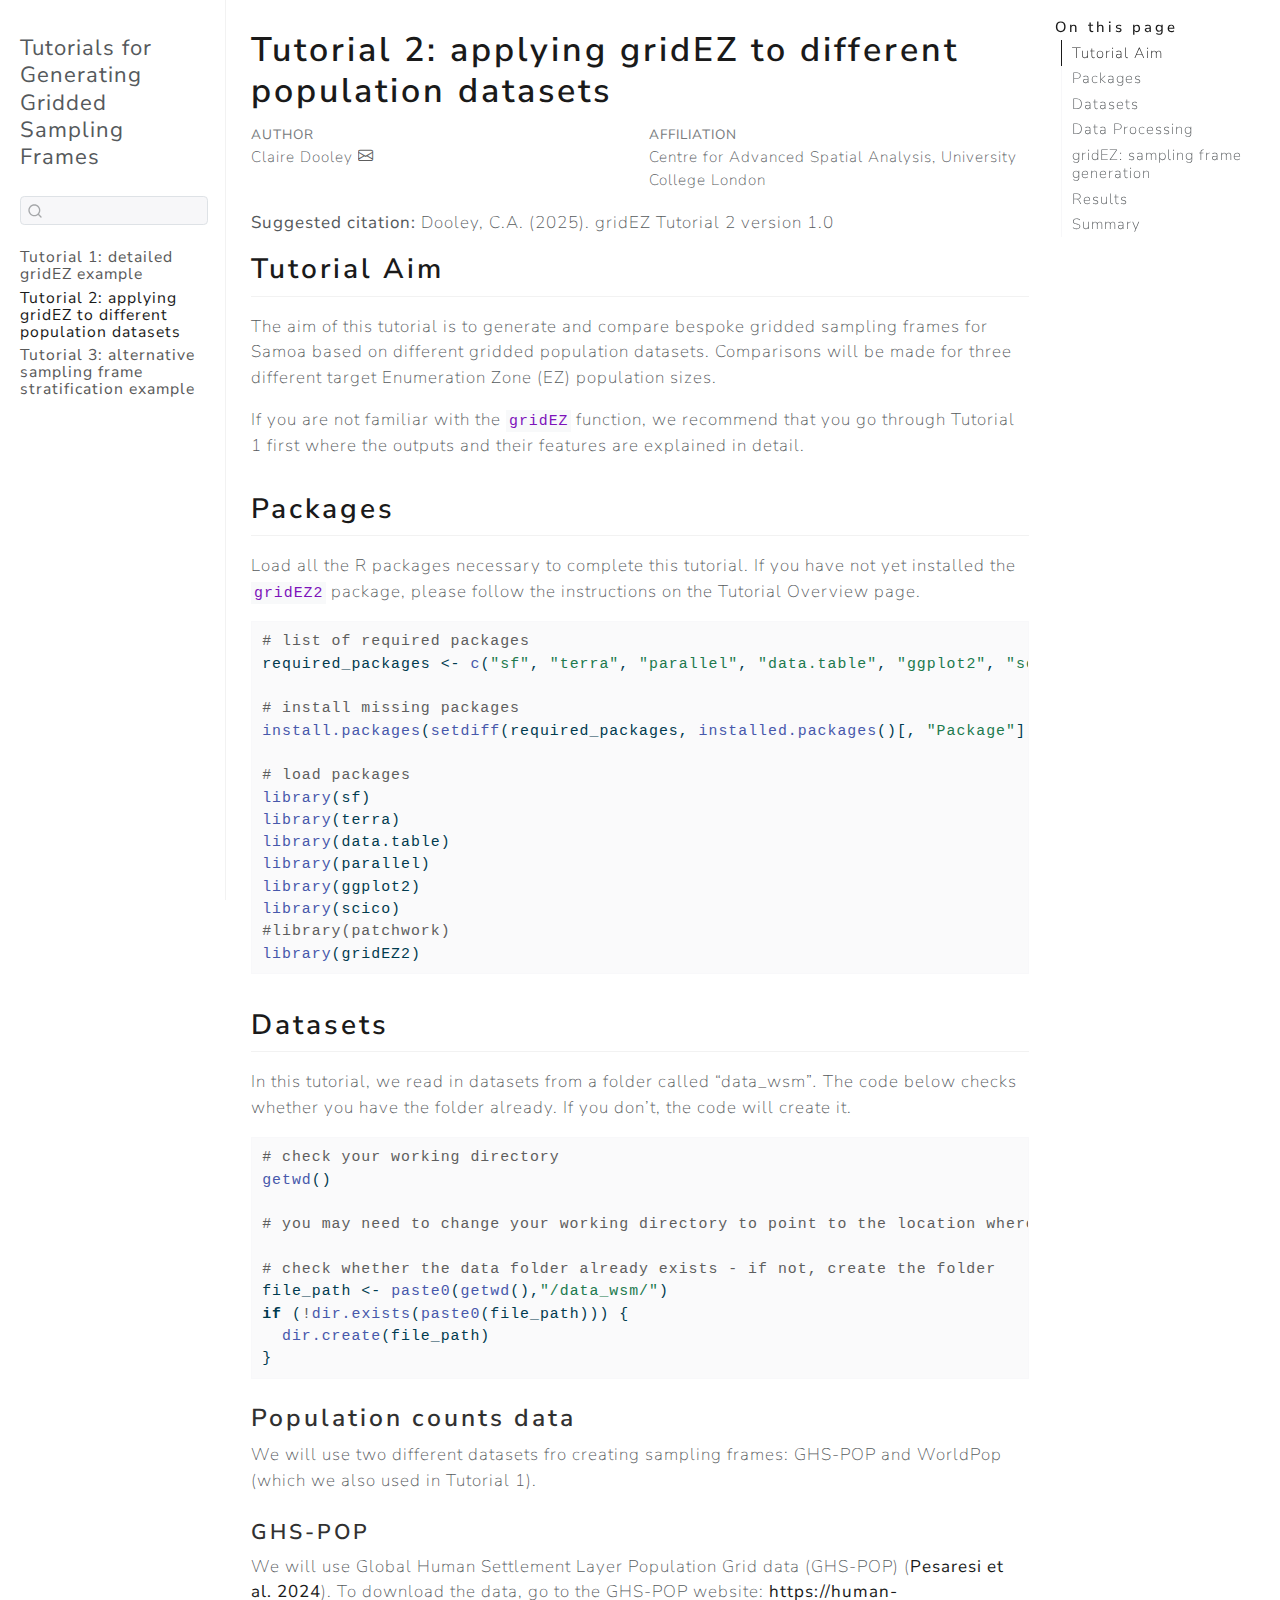
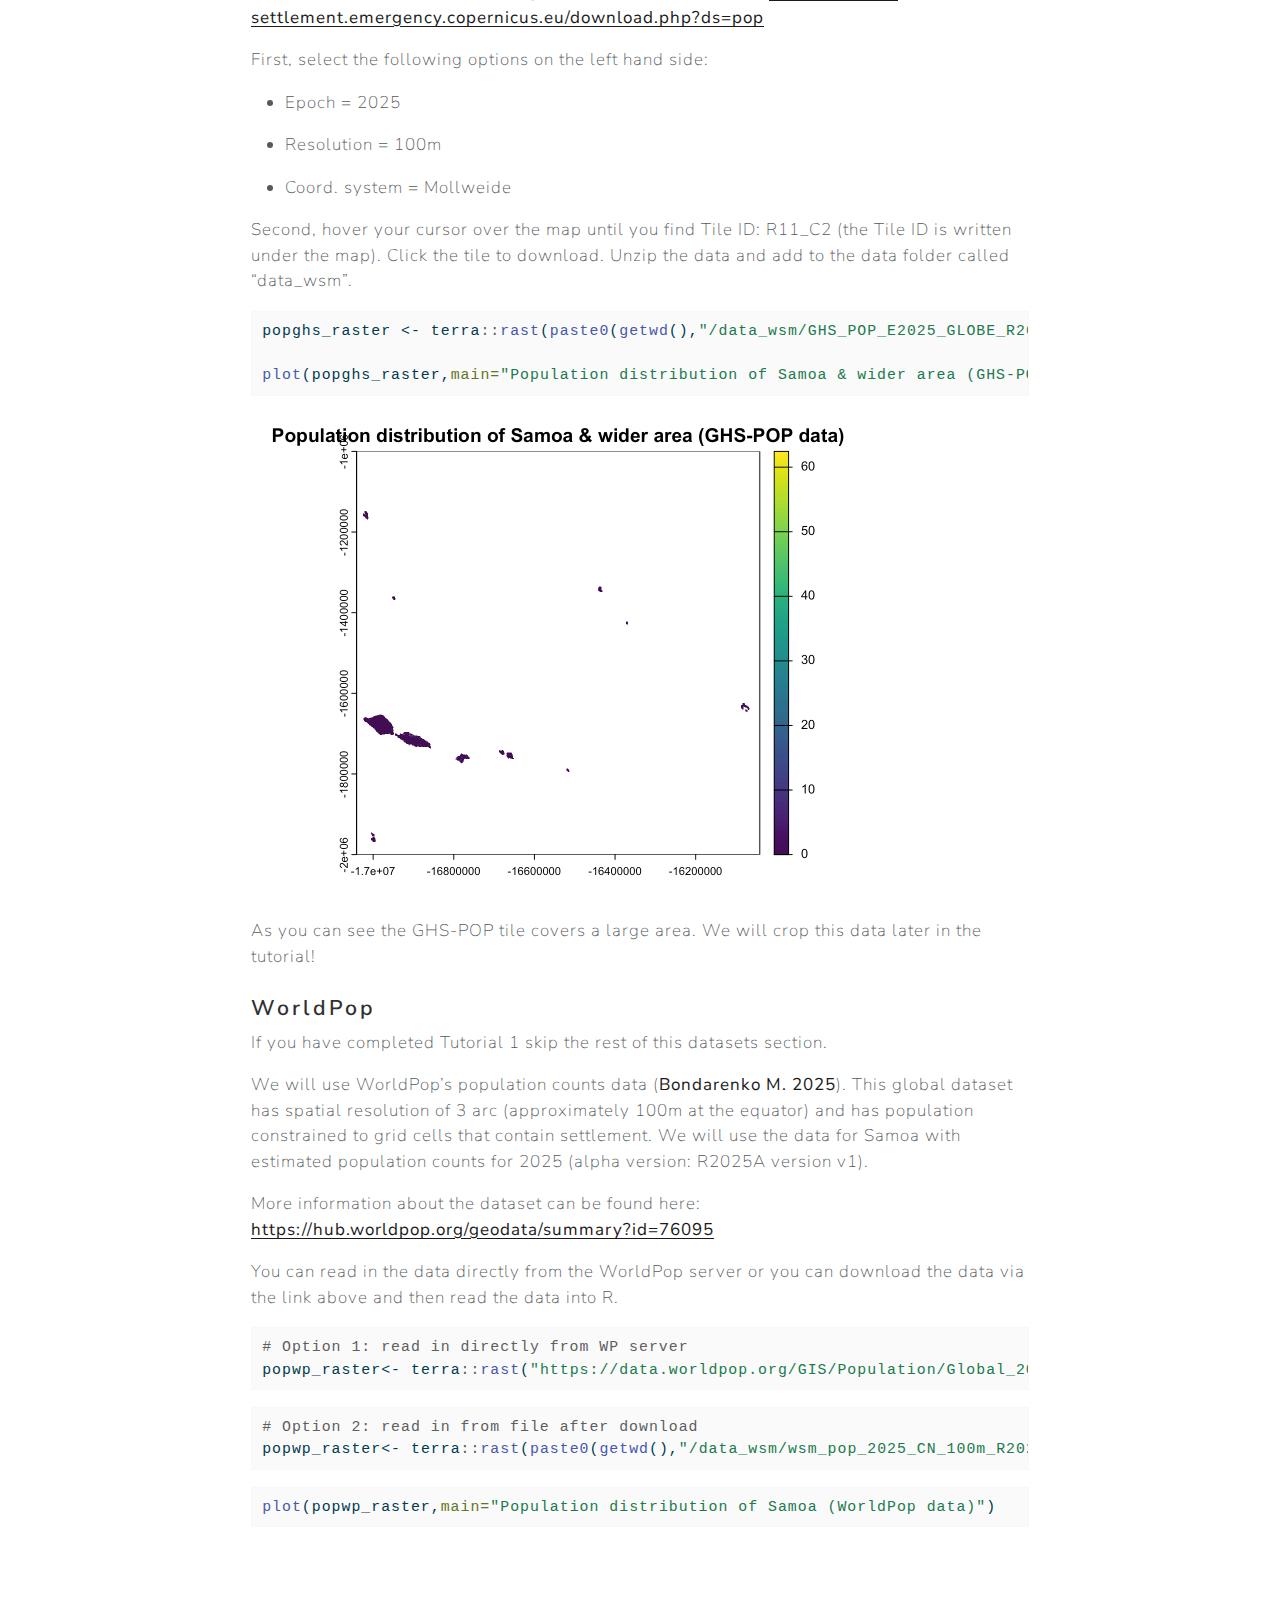
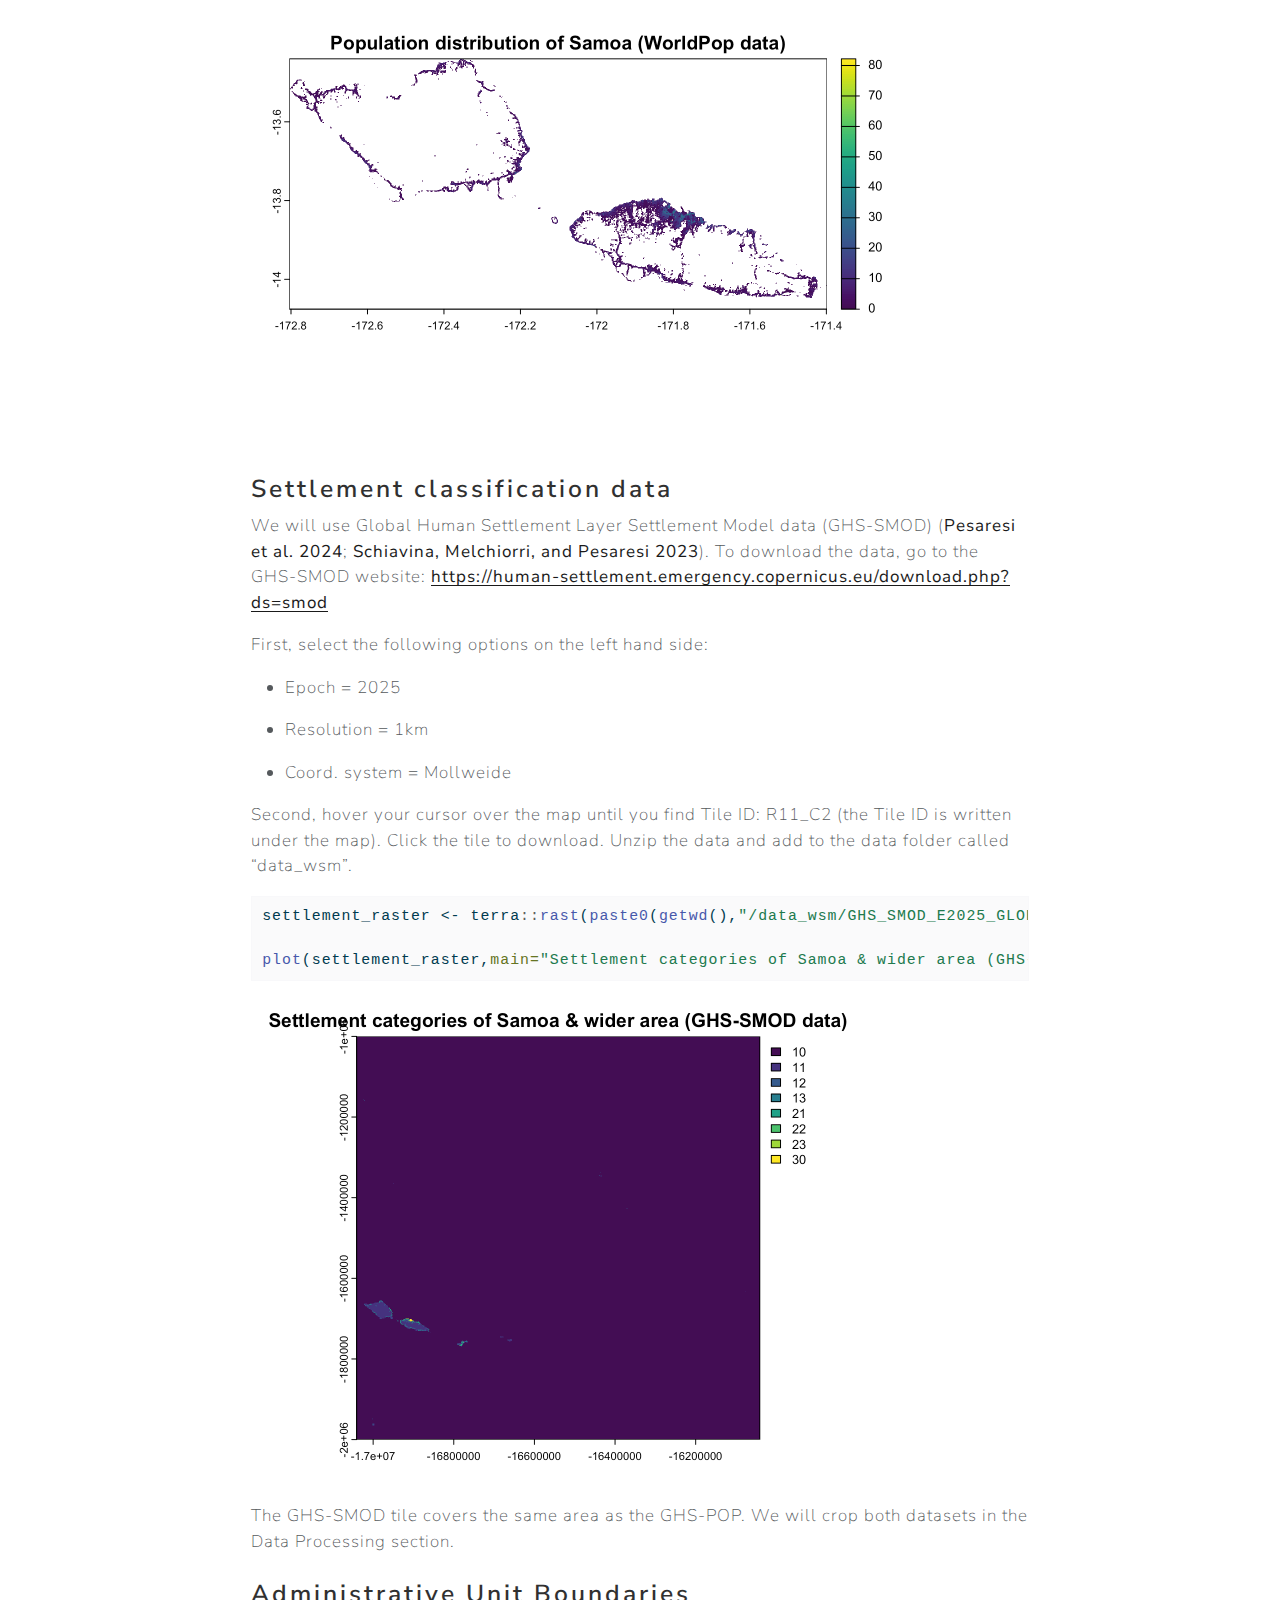
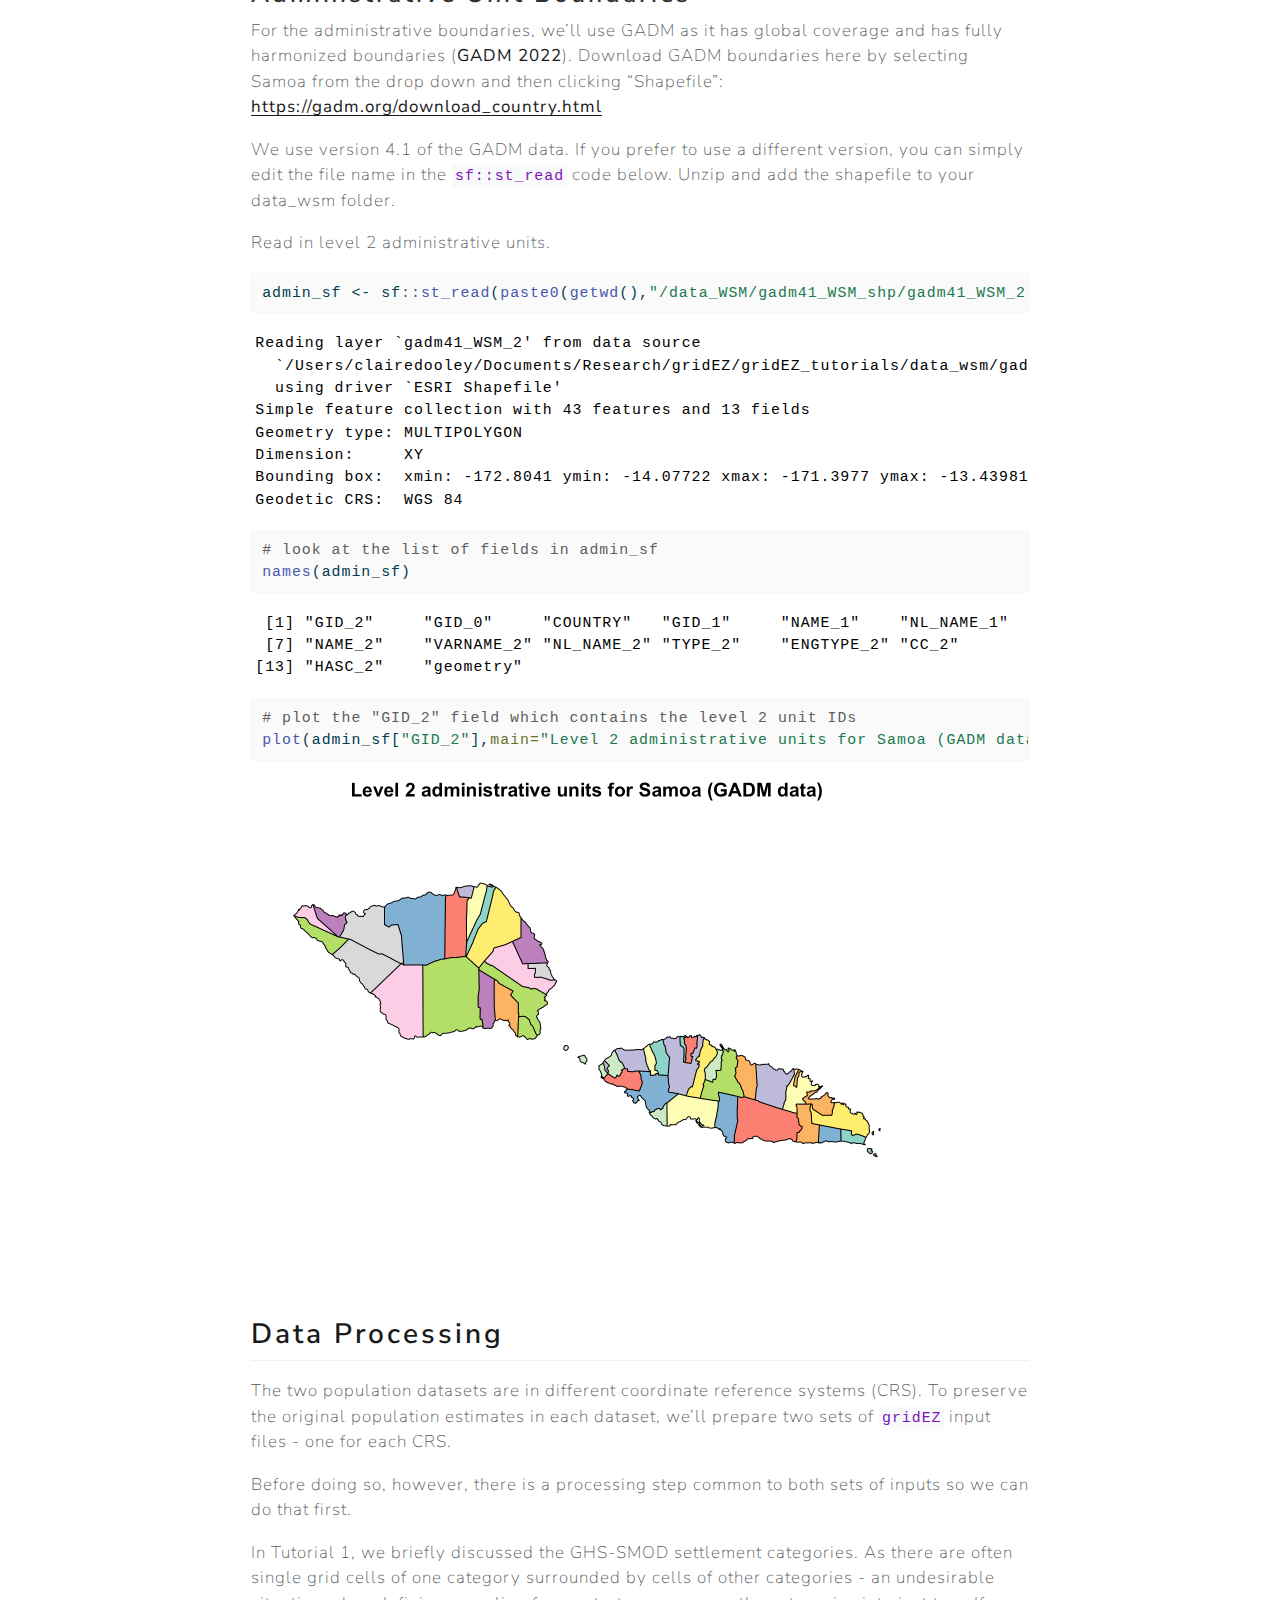
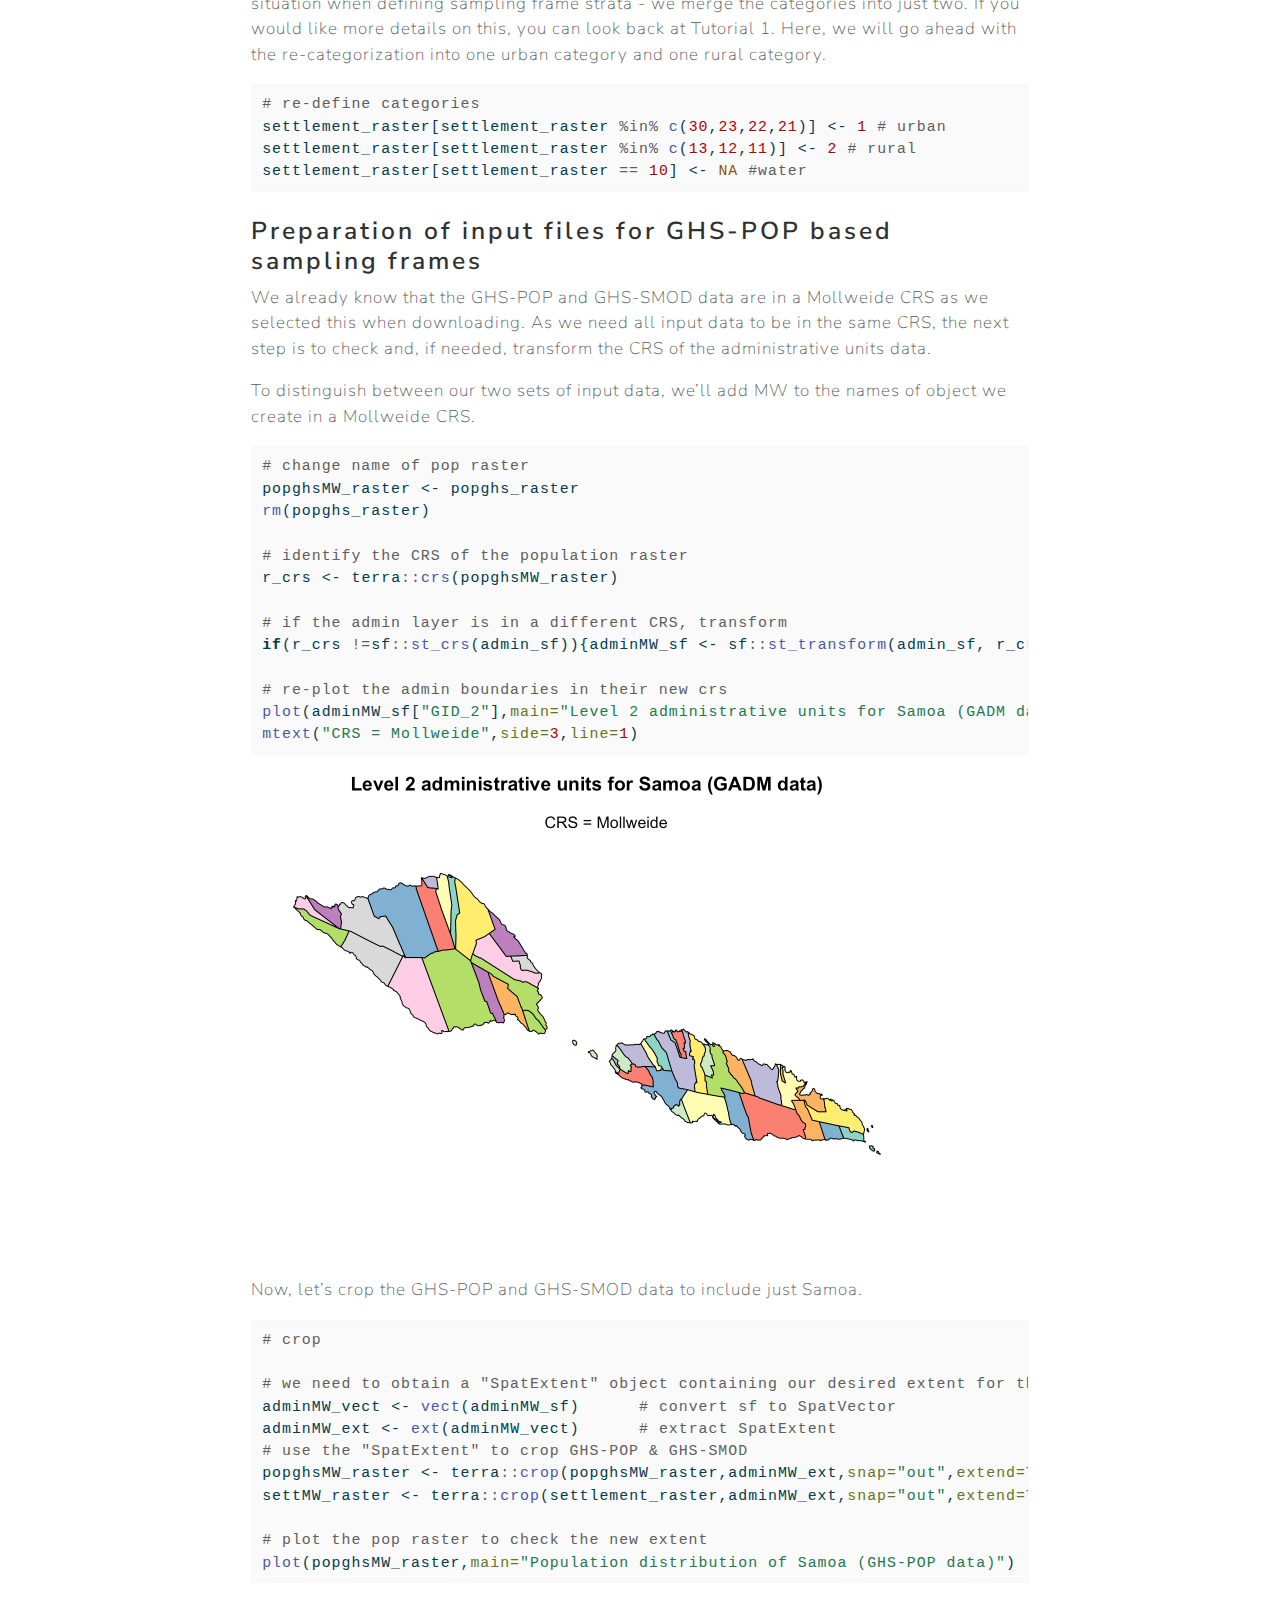
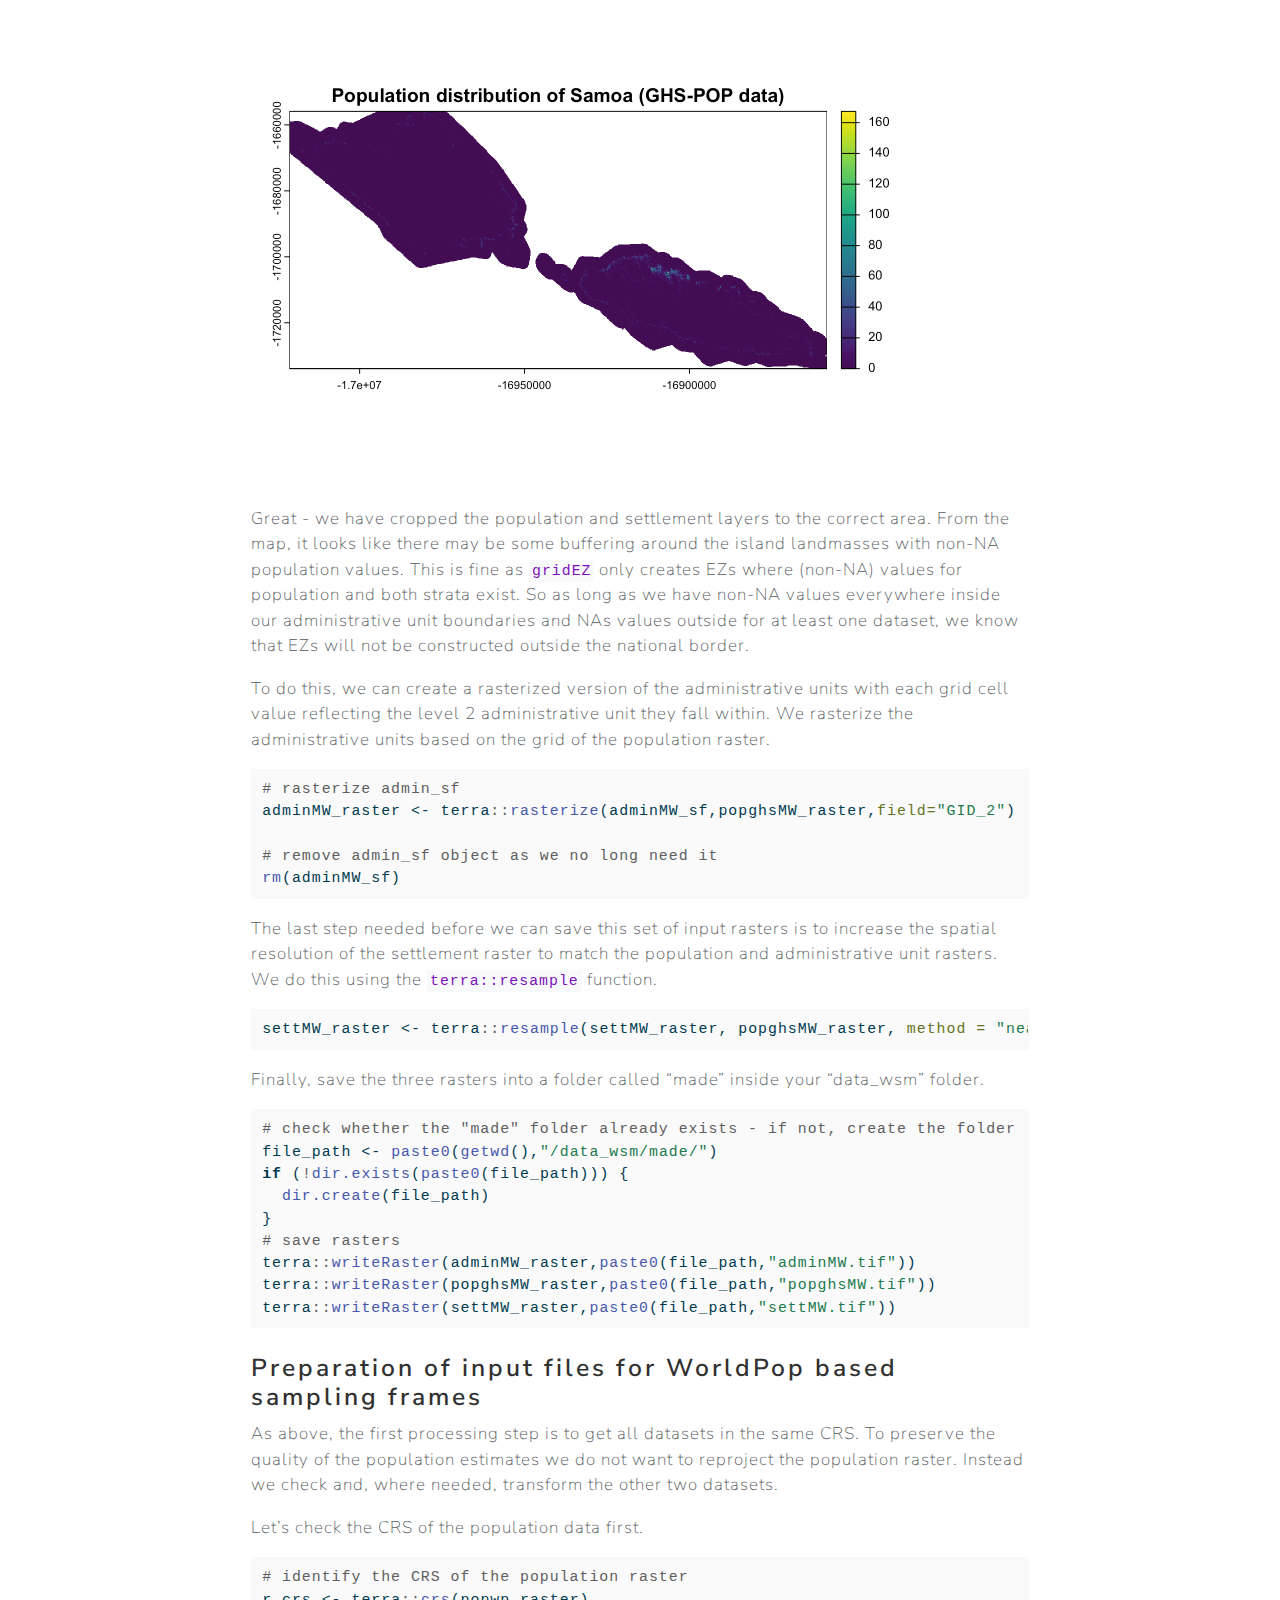
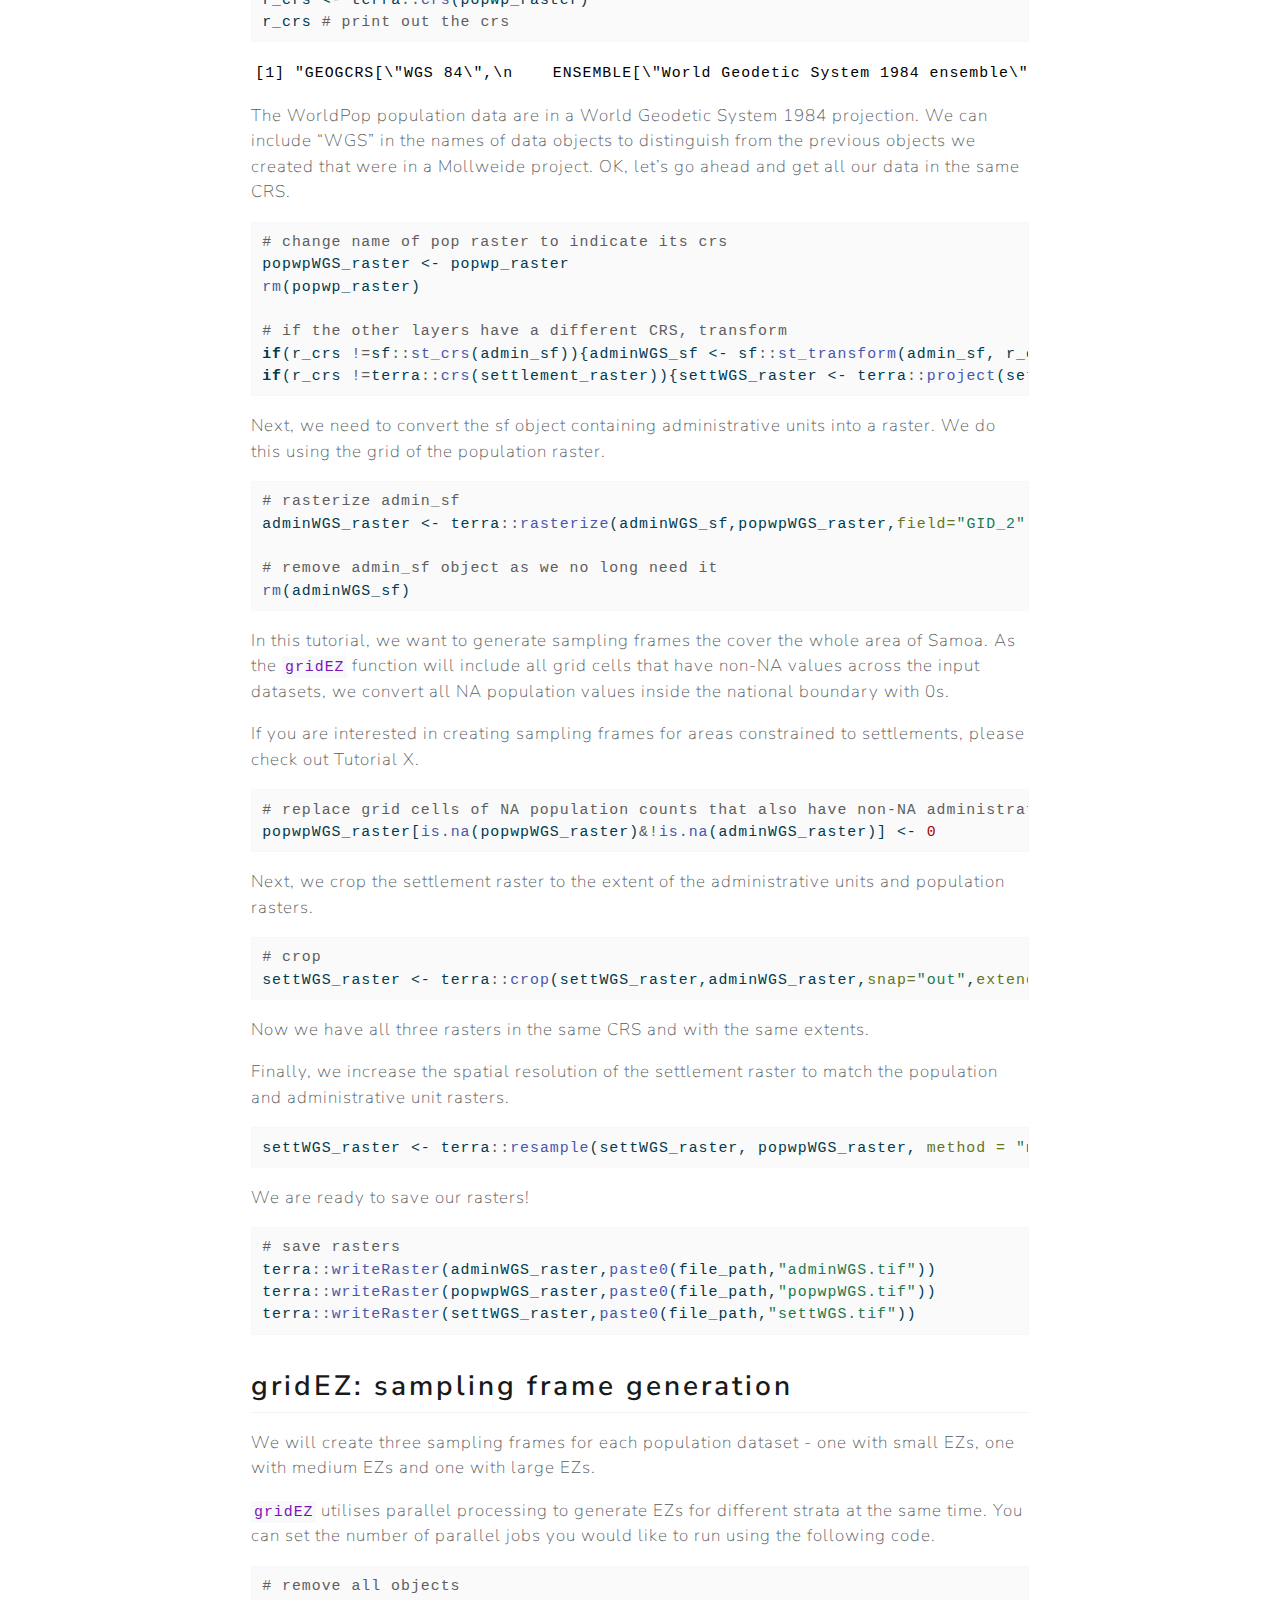
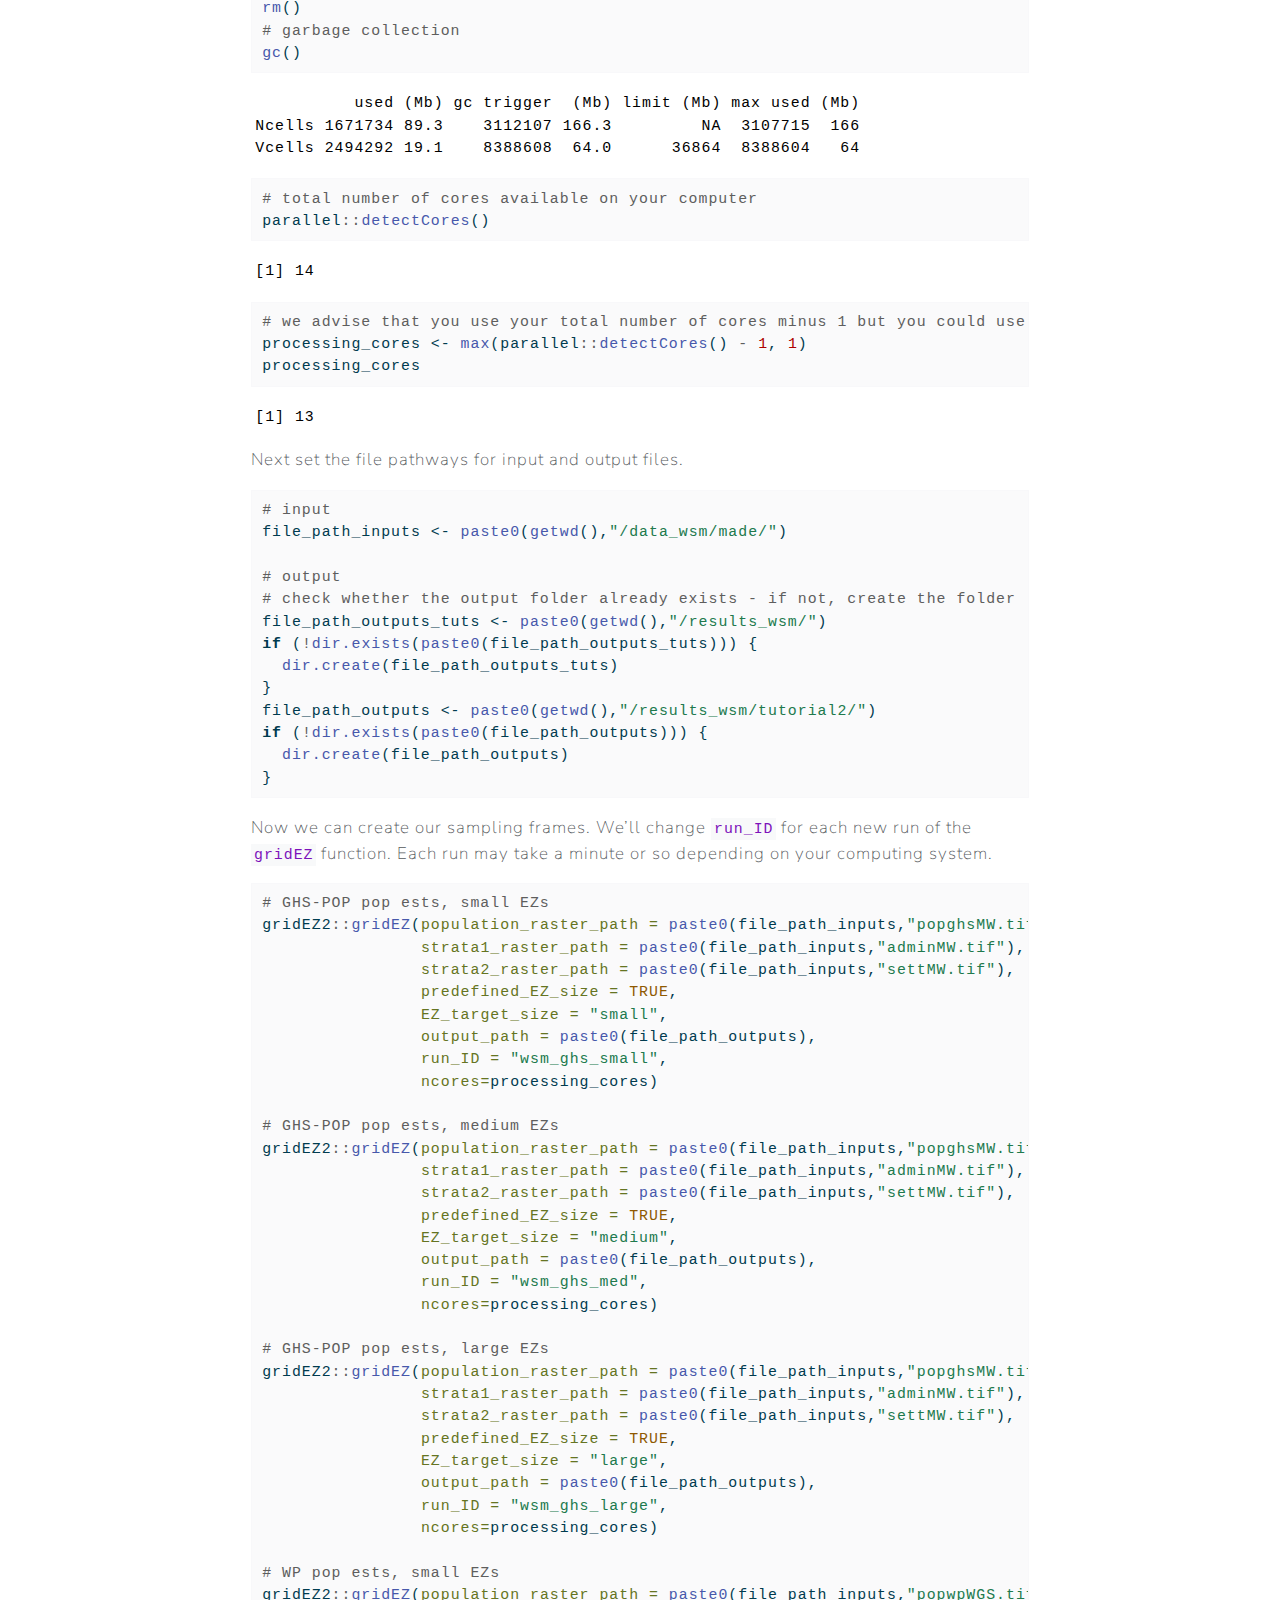
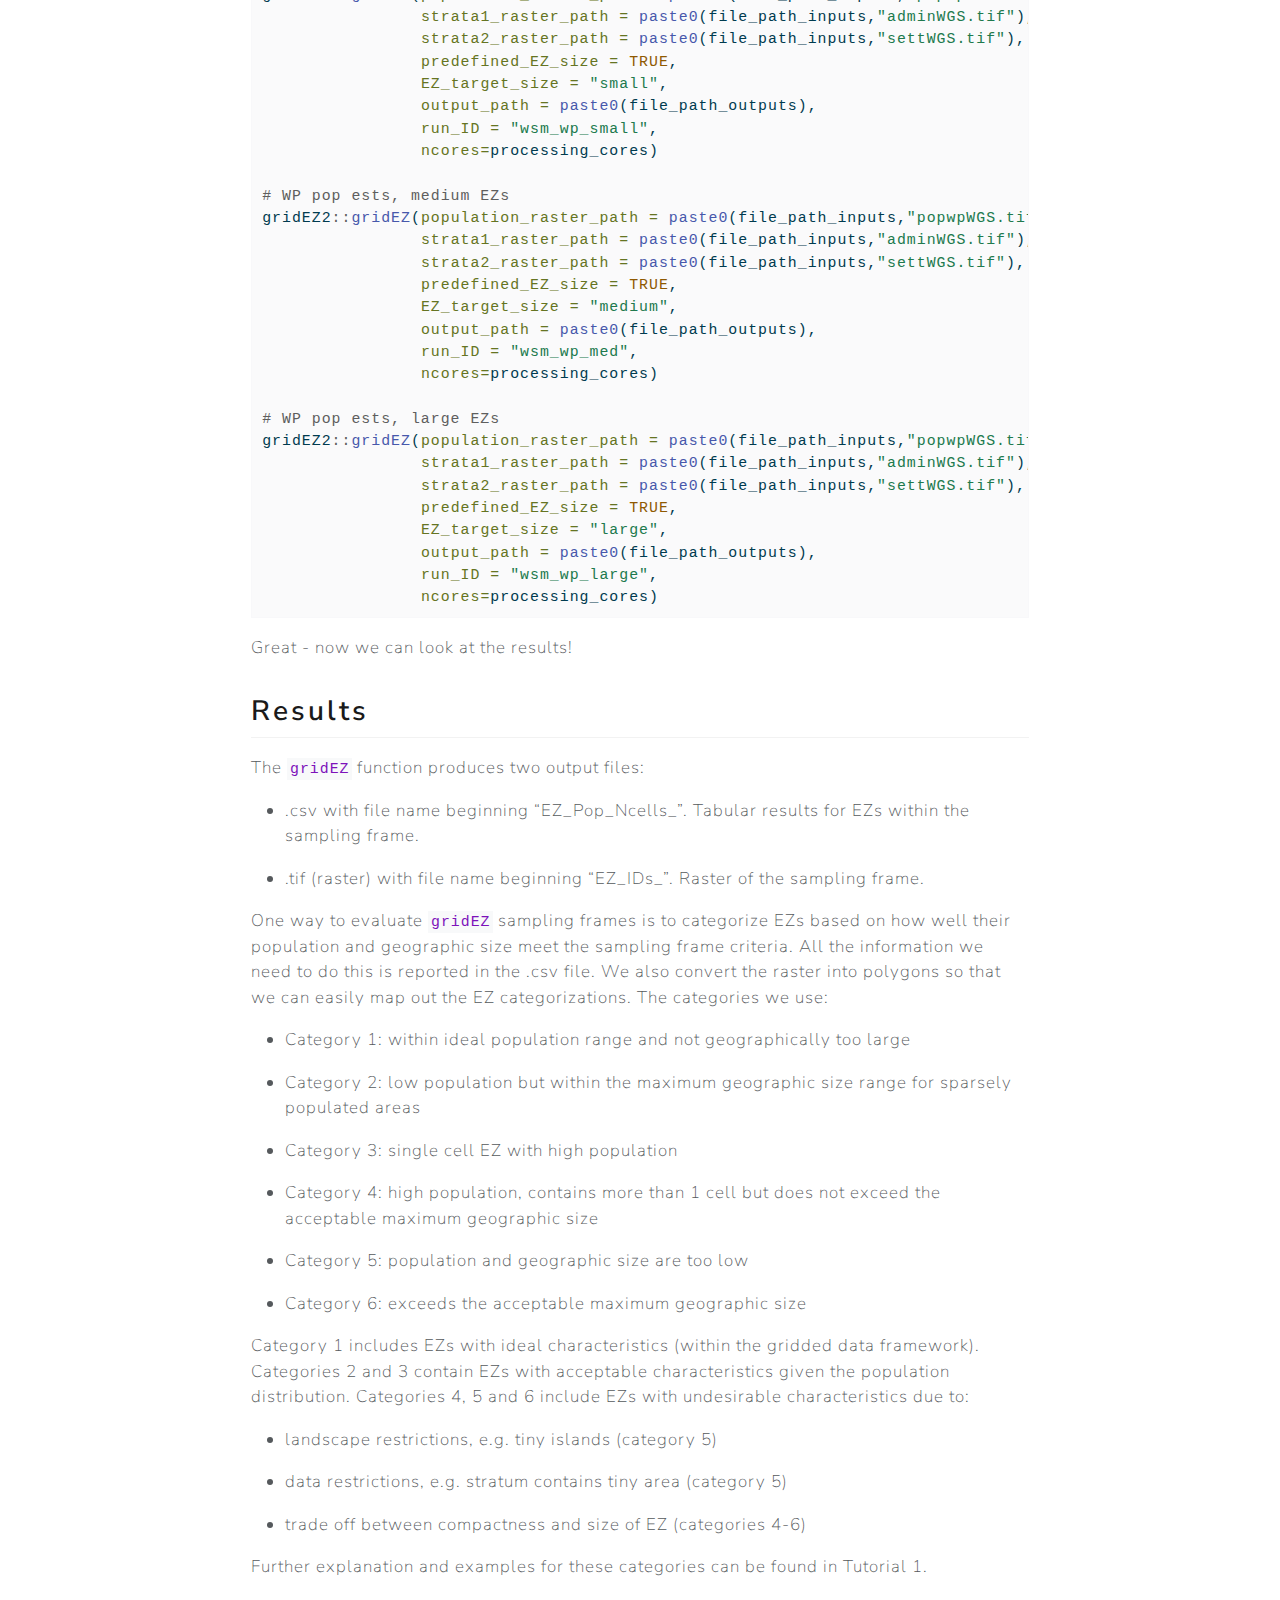
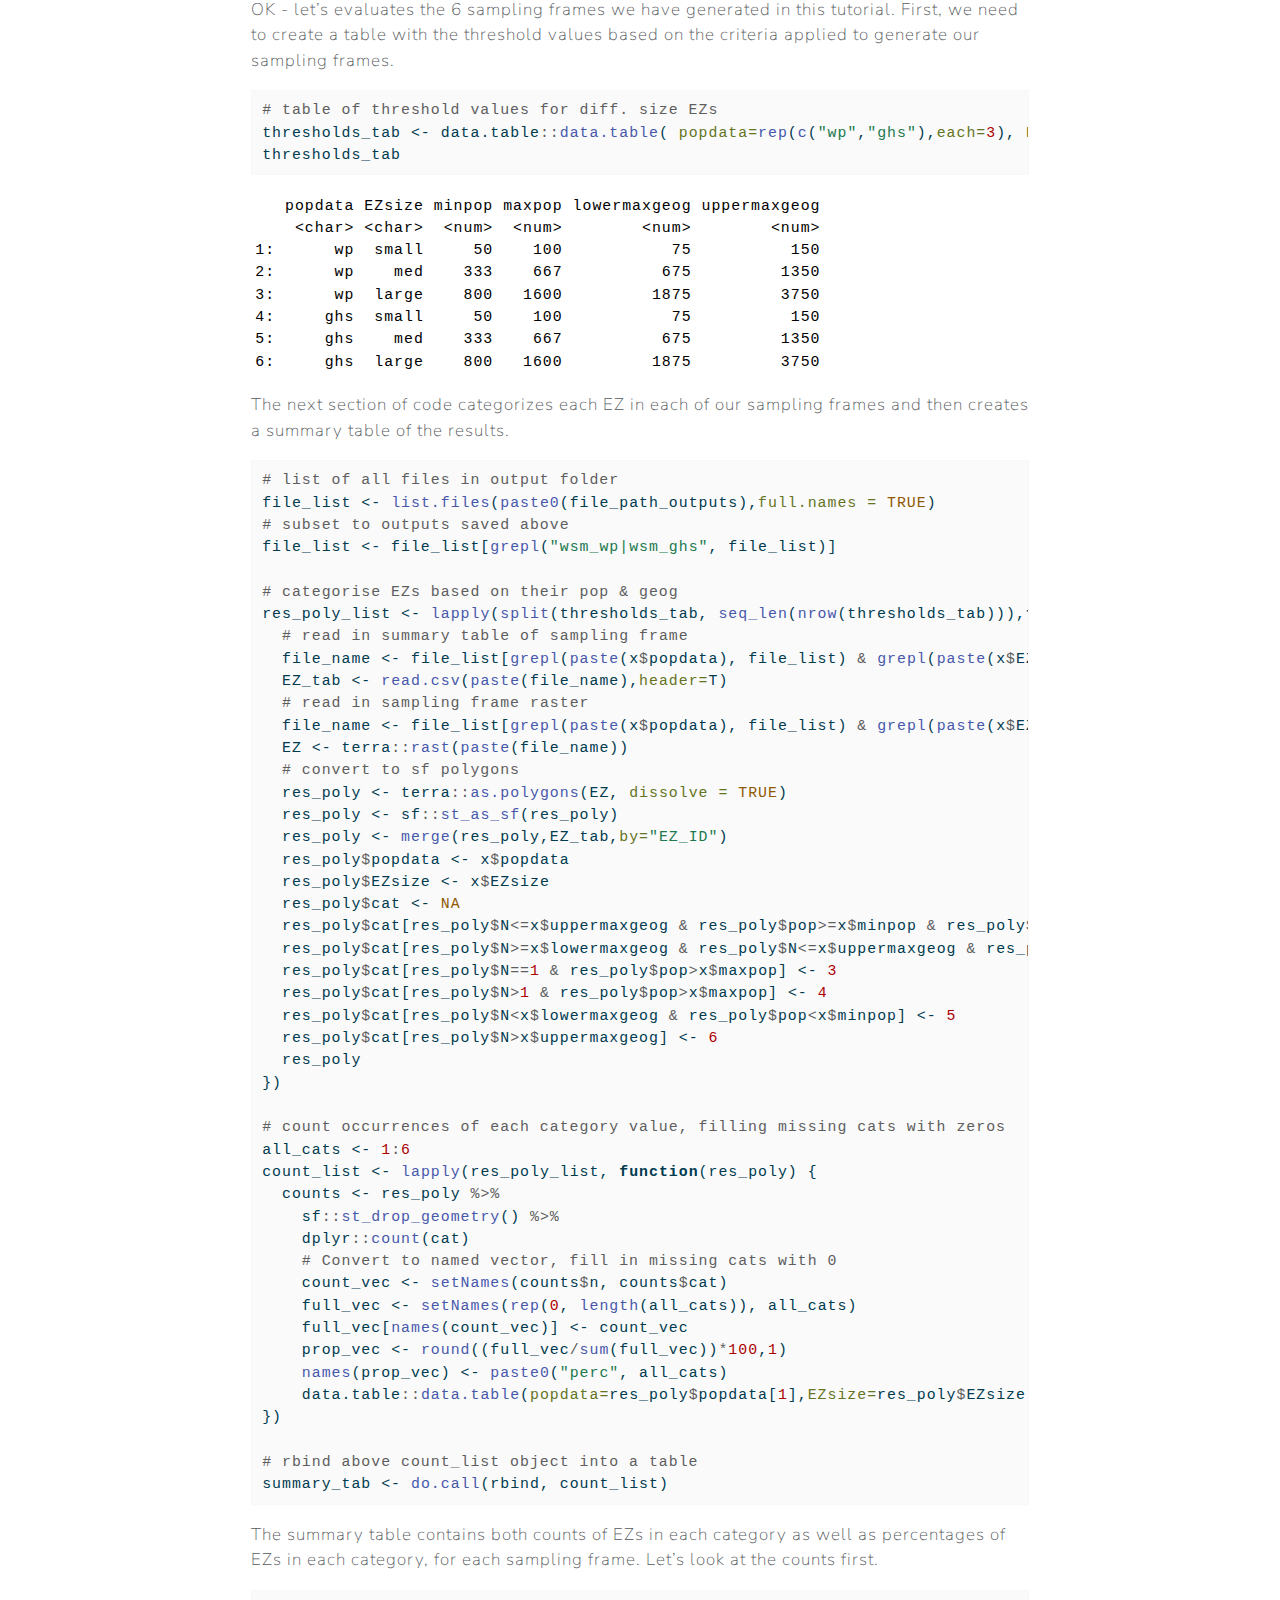
<file: docs/gridEZ_tutorial2.html>
<!DOCTYPE html>
<html xmlns="http://www.w3.org/1999/xhtml" lang="en" xml:lang="en"><head>

<meta charset="utf-8">
<meta name="generator" content="quarto-1.7.32">

<meta name="viewport" content="width=device-width, initial-scale=1.0, user-scalable=yes">

<meta name="author" content="Claire Dooley">

<title>Tutorial 2: applying gridEZ to different population datasets – Tutorials for Generating Gridded Sampling Frames</title>
<style>
code{white-space: pre-wrap;}
span.smallcaps{font-variant: small-caps;}
div.columns{display: flex; gap: min(4vw, 1.5em);}
div.column{flex: auto; overflow-x: auto;}
div.hanging-indent{margin-left: 1.5em; text-indent: -1.5em;}
ul.task-list{list-style: none;}
ul.task-list li input[type="checkbox"] {
  width: 0.8em;
  margin: 0 0.8em 0.2em -1em; /* quarto-specific, see https://github.com/quarto-dev/quarto-cli/issues/4556 */ 
  vertical-align: middle;
}
/* CSS for syntax highlighting */
html { -webkit-text-size-adjust: 100%; }
pre > code.sourceCode { white-space: pre; position: relative; }
pre > code.sourceCode > span { display: inline-block; line-height: 1.25; }
pre > code.sourceCode > span:empty { height: 1.2em; }
.sourceCode { overflow: visible; }
code.sourceCode > span { color: inherit; text-decoration: inherit; }
div.sourceCode { margin: 1em 0; }
pre.sourceCode { margin: 0; }
@media screen {
div.sourceCode { overflow: auto; }
}
@media print {
pre > code.sourceCode { white-space: pre-wrap; }
pre > code.sourceCode > span { text-indent: -5em; padding-left: 5em; }
}
pre.numberSource code
  { counter-reset: source-line 0; }
pre.numberSource code > span
  { position: relative; left: -4em; counter-increment: source-line; }
pre.numberSource code > span > a:first-child::before
  { content: counter(source-line);
    position: relative; left: -1em; text-align: right; vertical-align: baseline;
    border: none; display: inline-block;
    -webkit-touch-callout: none; -webkit-user-select: none;
    -khtml-user-select: none; -moz-user-select: none;
    -ms-user-select: none; user-select: none;
    padding: 0 4px; width: 4em;
  }
pre.numberSource { margin-left: 3em;  padding-left: 4px; }
div.sourceCode
  {   }
@media screen {
pre > code.sourceCode > span > a:first-child::before { text-decoration: underline; }
}
/* CSS for citations */
div.csl-bib-body { }
div.csl-entry {
  clear: both;
  margin-bottom: 0em;
}
.hanging-indent div.csl-entry {
  margin-left:2em;
  text-indent:-2em;
}
div.csl-left-margin {
  min-width:2em;
  float:left;
}
div.csl-right-inline {
  margin-left:2em;
  padding-left:1em;
}
div.csl-indent {
  margin-left: 2em;
}</style>


<script src="site_libs/quarto-nav/quarto-nav.js"></script>
<script src="site_libs/quarto-nav/headroom.min.js"></script>
<script src="site_libs/clipboard/clipboard.min.js"></script>
<script src="site_libs/quarto-search/autocomplete.umd.js"></script>
<script src="site_libs/quarto-search/fuse.min.js"></script>
<script src="site_libs/quarto-search/quarto-search.js"></script>
<meta name="quarto:offset" content="./">
<link href="./gridEZ_tutorial3.html" rel="next">
<link href="./gridEZ_tutorial1.html" rel="prev">
<script src="site_libs/quarto-html/quarto.js" type="module"></script>
<script src="site_libs/quarto-html/tabsets/tabsets.js" type="module"></script>
<script src="site_libs/quarto-html/popper.min.js"></script>
<script src="site_libs/quarto-html/tippy.umd.min.js"></script>
<script src="site_libs/quarto-html/anchor.min.js"></script>
<link href="site_libs/quarto-html/tippy.css" rel="stylesheet">
<link href="site_libs/quarto-html/quarto-syntax-highlighting-37eea08aefeeee20ff55810ff984fec1.css" rel="stylesheet" id="quarto-text-highlighting-styles">
<script src="site_libs/bootstrap/bootstrap.min.js"></script>
<link href="site_libs/bootstrap/bootstrap-icons.css" rel="stylesheet">
<link href="site_libs/bootstrap/bootstrap-1bea93ccc161f891f1f595952294239b.min.css" rel="stylesheet" append-hash="true" id="quarto-bootstrap" data-mode="light">
<script id="quarto-search-options" type="application/json">{
  "location": "sidebar",
  "copy-button": false,
  "collapse-after": 3,
  "panel-placement": "start",
  "type": "textbox",
  "limit": 50,
  "keyboard-shortcut": [
    "f",
    "/",
    "s"
  ],
  "show-item-context": false,
  "language": {
    "search-no-results-text": "No results",
    "search-matching-documents-text": "matching documents",
    "search-copy-link-title": "Copy link to search",
    "search-hide-matches-text": "Hide additional matches",
    "search-more-match-text": "more match in this document",
    "search-more-matches-text": "more matches in this document",
    "search-clear-button-title": "Clear",
    "search-text-placeholder": "",
    "search-detached-cancel-button-title": "Cancel",
    "search-submit-button-title": "Submit",
    "search-label": "Search"
  }
}</script>


<link rel="stylesheet" href="styles.css">
</head>

<body class="nav-sidebar docked quarto-light">

<div id="quarto-search-results"></div>
  <header id="quarto-header" class="headroom fixed-top">
  <nav class="quarto-secondary-nav">
    <div class="container-fluid d-flex">
      <button type="button" class="quarto-btn-toggle btn" data-bs-toggle="collapse" role="button" data-bs-target=".quarto-sidebar-collapse-item" aria-controls="quarto-sidebar" aria-expanded="false" aria-label="Toggle sidebar navigation" onclick="if (window.quartoToggleHeadroom) { window.quartoToggleHeadroom(); }">
        <i class="bi bi-layout-text-sidebar-reverse"></i>
      </button>
        <nav class="quarto-page-breadcrumbs" aria-label="breadcrumb"><ol class="breadcrumb"><li class="breadcrumb-item"><a href="./gridEZ_tutorial2.html">Tutorial 2: applying gridEZ to different population datasets</a></li></ol></nav>
        <a class="flex-grow-1" role="navigation" data-bs-toggle="collapse" data-bs-target=".quarto-sidebar-collapse-item" aria-controls="quarto-sidebar" aria-expanded="false" aria-label="Toggle sidebar navigation" onclick="if (window.quartoToggleHeadroom) { window.quartoToggleHeadroom(); }">      
        </a>
      <button type="button" class="btn quarto-search-button" aria-label="Search" onclick="window.quartoOpenSearch();">
        <i class="bi bi-search"></i>
      </button>
    </div>
  </nav>
</header>
<!-- content -->
<div id="quarto-content" class="quarto-container page-columns page-rows-contents page-layout-article">
<!-- sidebar -->
  <nav id="quarto-sidebar" class="sidebar collapse collapse-horizontal quarto-sidebar-collapse-item sidebar-navigation docked overflow-auto">
    <div class="pt-lg-2 mt-2 text-left sidebar-header">
    <div class="sidebar-title mb-0 py-0">
      <a href="./">Tutorials for Generating Gridded Sampling Frames</a> 
    </div>
      </div>
        <div class="mt-2 flex-shrink-0 align-items-center">
        <div class="sidebar-search">
        <div id="quarto-search" class="" title="Search"></div>
        </div>
        </div>
    <div class="sidebar-menu-container"> 
    <ul class="list-unstyled mt-1">
        <li class="sidebar-item">
  <div class="sidebar-item-container"> 
  <a href="./gridEZ_tutorial1.html" class="sidebar-item-text sidebar-link">
 <span class="menu-text">Tutorial 1: detailed gridEZ example</span></a>
  </div>
</li>
        <li class="sidebar-item">
  <div class="sidebar-item-container"> 
  <a href="./gridEZ_tutorial2.html" class="sidebar-item-text sidebar-link active">
 <span class="menu-text">Tutorial 2: applying gridEZ to different population datasets</span></a>
  </div>
</li>
        <li class="sidebar-item">
  <div class="sidebar-item-container"> 
  <a href="./gridEZ_tutorial3.html" class="sidebar-item-text sidebar-link">
 <span class="menu-text">Tutorial 3: alternative sampling frame stratification example</span></a>
  </div>
</li>
    </ul>
    </div>
</nav>
<div id="quarto-sidebar-glass" class="quarto-sidebar-collapse-item" data-bs-toggle="collapse" data-bs-target=".quarto-sidebar-collapse-item"></div>
<!-- margin-sidebar -->
    <div id="quarto-margin-sidebar" class="sidebar margin-sidebar">
        <nav id="TOC" role="doc-toc" class="toc-active">
    <h2 id="toc-title">On this page</h2>
   
  <ul>
  <li><a href="#tutorial-aim" id="toc-tutorial-aim" class="nav-link active" data-scroll-target="#tutorial-aim">Tutorial Aim</a></li>
  <li><a href="#packages" id="toc-packages" class="nav-link" data-scroll-target="#packages">Packages</a></li>
  <li><a href="#datasets" id="toc-datasets" class="nav-link" data-scroll-target="#datasets">Datasets</a>
  <ul>
  <li><a href="#population-counts-data" id="toc-population-counts-data" class="nav-link" data-scroll-target="#population-counts-data">Population counts data</a>
  <ul class="collapse">
  <li><a href="#ghs-pop" id="toc-ghs-pop" class="nav-link" data-scroll-target="#ghs-pop">GHS-POP</a></li>
  <li><a href="#worldpop" id="toc-worldpop" class="nav-link" data-scroll-target="#worldpop">WorldPop</a></li>
  </ul></li>
  <li><a href="#settlement-classification-data" id="toc-settlement-classification-data" class="nav-link" data-scroll-target="#settlement-classification-data">Settlement classification data</a></li>
  <li><a href="#administrative-unit-boundaries" id="toc-administrative-unit-boundaries" class="nav-link" data-scroll-target="#administrative-unit-boundaries">Administrative Unit Boundaries</a></li>
  </ul></li>
  <li><a href="#data-processing" id="toc-data-processing" class="nav-link" data-scroll-target="#data-processing">Data Processing</a>
  <ul>
  <li><a href="#preparation-of-input-files-for-ghs-pop-based-sampling-frames" id="toc-preparation-of-input-files-for-ghs-pop-based-sampling-frames" class="nav-link" data-scroll-target="#preparation-of-input-files-for-ghs-pop-based-sampling-frames">Preparation of input files for GHS-POP based sampling frames</a></li>
  <li><a href="#preparation-of-input-files-for-worldpop-based-sampling-frames" id="toc-preparation-of-input-files-for-worldpop-based-sampling-frames" class="nav-link" data-scroll-target="#preparation-of-input-files-for-worldpop-based-sampling-frames">Preparation of input files for WorldPop based sampling frames</a></li>
  </ul></li>
  <li><a href="#gridez-sampling-frame-generation" id="toc-gridez-sampling-frame-generation" class="nav-link" data-scroll-target="#gridez-sampling-frame-generation">gridEZ: sampling frame generation</a></li>
  <li><a href="#results" id="toc-results" class="nav-link" data-scroll-target="#results">Results</a></li>
  <li><a href="#summary" id="toc-summary" class="nav-link" data-scroll-target="#summary">Summary</a></li>
  </ul>
</nav>
    </div>
<!-- main -->
<main class="content" id="quarto-document-content">

<header id="title-block-header" class="quarto-title-block default">
<div class="quarto-title">
<h1 class="title">Tutorial 2: applying gridEZ to different population datasets</h1>
</div>


<div class="quarto-title-meta-author">
  <div class="quarto-title-meta-heading">Author</div>
  <div class="quarto-title-meta-heading">Affiliation</div>
  
    <div class="quarto-title-meta-contents">
    <p class="author">Claire Dooley <a href="mailto:c.dooley@ucl.ac.uk" class="quarto-title-author-email"><i class="bi bi-envelope"></i></a> </p>
  </div>
  <div class="quarto-title-meta-contents">
        <p class="affiliation">
            Centre for Advanced Spatial Analysis, University College London
          </p>
      </div>
  </div>

<div class="quarto-title-meta">

      
  
    
  </div>
  


</header>


<p><strong>Suggested citation:</strong> Dooley, C.A. (2025). gridEZ Tutorial 2 version 1.0</p>
<section id="tutorial-aim" class="level2">
<h2 class="anchored" data-anchor-id="tutorial-aim">Tutorial Aim</h2>
<p>The aim of this tutorial is to generate and compare bespoke gridded sampling frames for Samoa based on different gridded population datasets. Comparisons will be made for three different target Enumeration Zone (EZ) population sizes.</p>
<p>If you are not familiar with the <code>gridEZ</code> function, we recommend that you go through Tutorial 1 first where the outputs and their features are explained in detail.</p>
</section>
<section id="packages" class="level2">
<h2 class="anchored" data-anchor-id="packages">Packages</h2>
<p>Load all the R packages necessary to complete this tutorial. If you have not yet installed the <code>gridEZ2</code> package, please follow the instructions on the Tutorial Overview page.</p>
<div class="cell">
<div class="sourceCode cell-code" id="cb1"><pre class="sourceCode r code-with-copy"><code class="sourceCode r"><span id="cb1-1"><a href="#cb1-1" aria-hidden="true" tabindex="-1"></a><span class="co"># list of required packages</span></span>
<span id="cb1-2"><a href="#cb1-2" aria-hidden="true" tabindex="-1"></a>required_packages <span class="ot">&lt;-</span> <span class="fu">c</span>(<span class="st">"sf"</span>, <span class="st">"terra"</span>, <span class="st">"parallel"</span>, <span class="st">"data.table"</span>, <span class="st">"ggplot2"</span>, <span class="st">"scico"</span>, <span class="st">"patchwork"</span>)</span>
<span id="cb1-3"><a href="#cb1-3" aria-hidden="true" tabindex="-1"></a></span>
<span id="cb1-4"><a href="#cb1-4" aria-hidden="true" tabindex="-1"></a><span class="co"># install missing packages</span></span>
<span id="cb1-5"><a href="#cb1-5" aria-hidden="true" tabindex="-1"></a><span class="fu">install.packages</span>(<span class="fu">setdiff</span>(required_packages, <span class="fu">installed.packages</span>()[, <span class="st">"Package"</span>]))</span>
<span id="cb1-6"><a href="#cb1-6" aria-hidden="true" tabindex="-1"></a></span>
<span id="cb1-7"><a href="#cb1-7" aria-hidden="true" tabindex="-1"></a><span class="co"># load packages</span></span>
<span id="cb1-8"><a href="#cb1-8" aria-hidden="true" tabindex="-1"></a><span class="fu">library</span>(sf)</span>
<span id="cb1-9"><a href="#cb1-9" aria-hidden="true" tabindex="-1"></a><span class="fu">library</span>(terra)</span>
<span id="cb1-10"><a href="#cb1-10" aria-hidden="true" tabindex="-1"></a><span class="fu">library</span>(data.table)</span>
<span id="cb1-11"><a href="#cb1-11" aria-hidden="true" tabindex="-1"></a><span class="fu">library</span>(parallel)</span>
<span id="cb1-12"><a href="#cb1-12" aria-hidden="true" tabindex="-1"></a><span class="fu">library</span>(ggplot2)</span>
<span id="cb1-13"><a href="#cb1-13" aria-hidden="true" tabindex="-1"></a><span class="fu">library</span>(scico)</span>
<span id="cb1-14"><a href="#cb1-14" aria-hidden="true" tabindex="-1"></a><span class="co">#library(patchwork)</span></span>
<span id="cb1-15"><a href="#cb1-15" aria-hidden="true" tabindex="-1"></a><span class="fu">library</span>(gridEZ2)</span></code><button title="Copy to Clipboard" class="code-copy-button"><i class="bi"></i></button></pre></div>
</div>
</section>
<section id="datasets" class="level2">
<h2 class="anchored" data-anchor-id="datasets">Datasets</h2>
<p>In this tutorial, we read in datasets from a folder called “data_wsm”<em>.</em> The code below checks whether you have the folder already. If you don’t, the code will create it.</p>
<div class="cell">
<div class="sourceCode cell-code" id="cb2"><pre class="sourceCode r code-with-copy"><code class="sourceCode r"><span id="cb2-1"><a href="#cb2-1" aria-hidden="true" tabindex="-1"></a><span class="co"># check your working directory</span></span>
<span id="cb2-2"><a href="#cb2-2" aria-hidden="true" tabindex="-1"></a><span class="fu">getwd</span>()</span>
<span id="cb2-3"><a href="#cb2-3" aria-hidden="true" tabindex="-1"></a></span>
<span id="cb2-4"><a href="#cb2-4" aria-hidden="true" tabindex="-1"></a><span class="co"># you may need to change your working directory to point to the location where the data_wsm folder sits. Use setwd() to change your working directory if needed</span></span>
<span id="cb2-5"><a href="#cb2-5" aria-hidden="true" tabindex="-1"></a></span>
<span id="cb2-6"><a href="#cb2-6" aria-hidden="true" tabindex="-1"></a><span class="co"># check whether the data folder already exists - if not, create the folder </span></span>
<span id="cb2-7"><a href="#cb2-7" aria-hidden="true" tabindex="-1"></a>file_path <span class="ot">&lt;-</span> <span class="fu">paste0</span>(<span class="fu">getwd</span>(),<span class="st">"/data_wsm/"</span>)</span>
<span id="cb2-8"><a href="#cb2-8" aria-hidden="true" tabindex="-1"></a><span class="cf">if</span> (<span class="sc">!</span><span class="fu">dir.exists</span>(<span class="fu">paste0</span>(file_path))) {</span>
<span id="cb2-9"><a href="#cb2-9" aria-hidden="true" tabindex="-1"></a>  <span class="fu">dir.create</span>(file_path)</span>
<span id="cb2-10"><a href="#cb2-10" aria-hidden="true" tabindex="-1"></a>}</span></code><button title="Copy to Clipboard" class="code-copy-button"><i class="bi"></i></button></pre></div>
</div>
<section id="population-counts-data" class="level3">
<h3 class="anchored" data-anchor-id="population-counts-data">Population counts data</h3>
<p>We will use two different datasets fro creating sampling frames: GHS-POP and WorldPop (which we also used in Tutorial 1).</p>
<section id="ghs-pop" class="level4">
<h4 class="anchored" data-anchor-id="ghs-pop">GHS-POP</h4>
<p>We will use Global Human Settlement Layer Population Grid data (GHS-POP) <span class="citation" data-cites="pesaresi2024">(<a href="#ref-pesaresi2024" role="doc-biblioref">Pesaresi et al. 2024</a>)</span>. To download the data, go to the GHS-POP website: <a href="https://human-settlement.emergency.copernicus.eu/download.php?ds=pop" class="uri">https://human-settlement.emergency.copernicus.eu/download.php?ds=pop</a></p>
<p>First, select the following options on the left hand side:</p>
<ul>
<li><p>Epoch = 2025</p></li>
<li><p>Resolution = 100m</p></li>
<li><p>Coord. system = Mollweide</p></li>
</ul>
<p>Second, hover your cursor over the map until you find Tile ID: R11_C2 (the Tile ID is written under the map). Click the tile to download. Unzip the data and add to the data folder called “data_wsm”.</p>
<div class="cell">
<div class="sourceCode cell-code" id="cb3"><pre class="sourceCode r code-with-copy"><code class="sourceCode r"><span id="cb3-1"><a href="#cb3-1" aria-hidden="true" tabindex="-1"></a>popghs_raster <span class="ot">&lt;-</span> terra<span class="sc">::</span><span class="fu">rast</span>(<span class="fu">paste0</span>(<span class="fu">getwd</span>(),<span class="st">"/data_wsm/GHS_POP_E2025_GLOBE_R2023A_54009_100_V1_0_R11_C2/GHS_POP_E2025_GLOBE_R2023A_54009_100_V1_0_R11_C2.tif"</span>))</span>
<span id="cb3-2"><a href="#cb3-2" aria-hidden="true" tabindex="-1"></a></span>
<span id="cb3-3"><a href="#cb3-3" aria-hidden="true" tabindex="-1"></a><span class="fu">plot</span>(popghs_raster,<span class="at">main=</span><span class="st">"Population distribution of Samoa &amp; wider area (GHS-POP data)"</span>)</span></code><button title="Copy to Clipboard" class="code-copy-button"><i class="bi"></i></button></pre></div>
<div class="cell-output-display">
<div>
<figure class="figure">
<p><img src="gridEZ_tutorial2_files/figure-html/unnamed-chunk-3-1.png" class="img-fluid figure-img" width="672"></p>
</figure>
</div>
</div>
</div>
<p>As you can see the GHS-POP tile covers a large area. We will crop this data later in the tutorial!</p>
</section>
<section id="worldpop" class="level4">
<h4 class="anchored" data-anchor-id="worldpop">WorldPop</h4>
<p>If you have completed Tutorial 1 skip the rest of this datasets section.</p>
<p>We will use WorldPop’s population counts data <span class="citation" data-cites="bondarenko2025">(<a href="#ref-bondarenko2025" role="doc-biblioref">Bondarenko M. 2025</a>)</span>. This global dataset has spatial resolution of 3 arc (approximately 100m at the equator) and has population constrained to grid cells that contain settlement. We will use the data for Samoa with estimated population counts for 2025 (alpha version: R2025A version v1).</p>
<p>More information about the dataset can be found here: <a href="https://hub.worldpop.org/geodata/summary?id=76095" class="uri">https://hub.worldpop.org/geodata/summary?id=76095</a></p>
<p>You can read in the data directly from the WorldPop server or you can download the data via the link above and then read the data into R.</p>
<div class="cell">
<div class="sourceCode cell-code" id="cb4"><pre class="sourceCode r code-with-copy"><code class="sourceCode r"><span id="cb4-1"><a href="#cb4-1" aria-hidden="true" tabindex="-1"></a><span class="co"># Option 1: read in directly from WP server</span></span>
<span id="cb4-2"><a href="#cb4-2" aria-hidden="true" tabindex="-1"></a>popwp_raster<span class="ot">&lt;-</span> terra<span class="sc">::</span><span class="fu">rast</span>(<span class="st">"https://data.worldpop.org/GIS/Population/Global_2015_2030/R2025A/2025/WSM/v1/100m/constrained/wsm_pop_2025_CN_100m_R2025A_v1.tif"</span>)</span></code><button title="Copy to Clipboard" class="code-copy-button"><i class="bi"></i></button></pre></div>
</div>
<div class="cell">
<div class="sourceCode cell-code" id="cb5"><pre class="sourceCode r code-with-copy"><code class="sourceCode r"><span id="cb5-1"><a href="#cb5-1" aria-hidden="true" tabindex="-1"></a><span class="co"># Option 2: read in from file after download</span></span>
<span id="cb5-2"><a href="#cb5-2" aria-hidden="true" tabindex="-1"></a>popwp_raster<span class="ot">&lt;-</span> terra<span class="sc">::</span><span class="fu">rast</span>(<span class="fu">paste0</span>(<span class="fu">getwd</span>(),<span class="st">"/data_wsm/wsm_pop_2025_CN_100m_R2025A_v1.tif"</span>))</span></code><button title="Copy to Clipboard" class="code-copy-button"><i class="bi"></i></button></pre></div>
</div>
<div class="cell">
<div class="sourceCode cell-code" id="cb6"><pre class="sourceCode r code-with-copy"><code class="sourceCode r"><span id="cb6-1"><a href="#cb6-1" aria-hidden="true" tabindex="-1"></a><span class="fu">plot</span>(popwp_raster,<span class="at">main=</span><span class="st">"Population distribution of Samoa (WorldPop data)"</span>)</span></code><button title="Copy to Clipboard" class="code-copy-button"><i class="bi"></i></button></pre></div>
<div class="cell-output-display">
<div>
<figure class="figure">
<p><img src="gridEZ_tutorial2_files/figure-html/unnamed-chunk-6-1.png" class="img-fluid figure-img" width="672"></p>
</figure>
</div>
</div>
</div>
</section>
</section>
<section id="settlement-classification-data" class="level3">
<h3 class="anchored" data-anchor-id="settlement-classification-data">Settlement classification data</h3>
<p>We will use Global Human Settlement Layer Settlement Model data (GHS-SMOD) <span class="citation" data-cites="pesaresi2024 schiavina2023">(<a href="#ref-pesaresi2024" role="doc-biblioref">Pesaresi et al. 2024</a>; <a href="#ref-schiavina2023" role="doc-biblioref">Schiavina, Melchiorri, and Pesaresi 2023</a>)</span>. To download the data, go to the GHS-SMOD website: <a href="https://human-settlement.emergency.copernicus.eu/download.php?ds=smod" class="uri">https://human-settlement.emergency.copernicus.eu/download.php?ds=smod</a></p>
<p>First, select the following options on the left hand side:</p>
<ul>
<li><p>Epoch = 2025</p></li>
<li><p>Resolution = 1km</p></li>
<li><p>Coord. system = Mollweide</p></li>
</ul>
<p>Second, hover your cursor over the map until you find Tile ID: R11_C2 (the Tile ID is written under the map). Click the tile to download. Unzip the data and add to the data folder called “data_wsm”.</p>
<div class="cell">
<div class="sourceCode cell-code" id="cb7"><pre class="sourceCode r code-with-copy"><code class="sourceCode r"><span id="cb7-1"><a href="#cb7-1" aria-hidden="true" tabindex="-1"></a>settlement_raster <span class="ot">&lt;-</span> terra<span class="sc">::</span><span class="fu">rast</span>(<span class="fu">paste0</span>(<span class="fu">getwd</span>(),<span class="st">"/data_wsm/GHS_SMOD_E2025_GLOBE_R2023A_54009_1000_V2_0_R11_C2/GHS_SMOD_E2025_GLOBE_R2023A_54009_1000_V2_0_R11_C2.tif"</span>))</span>
<span id="cb7-2"><a href="#cb7-2" aria-hidden="true" tabindex="-1"></a></span>
<span id="cb7-3"><a href="#cb7-3" aria-hidden="true" tabindex="-1"></a><span class="fu">plot</span>(settlement_raster,<span class="at">main=</span><span class="st">"Settlement categories of Samoa &amp; wider area (GHS-SMOD data)"</span>)</span></code><button title="Copy to Clipboard" class="code-copy-button"><i class="bi"></i></button></pre></div>
<div class="cell-output-display">
<div>
<figure class="figure">
<p><img src="gridEZ_tutorial2_files/figure-html/unnamed-chunk-7-1.png" class="img-fluid figure-img" width="672"></p>
</figure>
</div>
</div>
</div>
<p>The GHS-SMOD tile covers the same area as the GHS-POP. We will crop both datasets in the Data Processing section.</p>
</section>
<section id="administrative-unit-boundaries" class="level3">
<h3 class="anchored" data-anchor-id="administrative-unit-boundaries">Administrative Unit Boundaries</h3>
<p>For the administrative boundaries, we’ll use GADM as it has global coverage and has fully harmonized boundaries <span class="citation" data-cites="GADM2022">(<a href="#ref-GADM2022" role="doc-biblioref">GADM 2022</a>)</span>. Download GADM boundaries here by selecting Samoa from the drop down and then clicking “Shapefile”: <a href="https://gadm.org/download_country.html" class="uri">https://gadm.org/download_country.html</a></p>
<p>We use version 4.1 of the GADM data. If you prefer to use a different version, you can simply edit the file name in the <code>sf::st_read</code> code below. Unzip and add the shapefile to your data_wsm folder.</p>
<p>Read in level 2 administrative units.</p>
<div class="cell">
<div class="sourceCode cell-code" id="cb8"><pre class="sourceCode r code-with-copy"><code class="sourceCode r"><span id="cb8-1"><a href="#cb8-1" aria-hidden="true" tabindex="-1"></a>admin_sf <span class="ot">&lt;-</span> sf<span class="sc">::</span><span class="fu">st_read</span>(<span class="fu">paste0</span>(<span class="fu">getwd</span>(),<span class="st">"/data_WSM/gadm41_WSM_shp/gadm41_WSM_2.shp"</span>))</span></code><button title="Copy to Clipboard" class="code-copy-button"><i class="bi"></i></button></pre></div>
<div class="cell-output cell-output-stdout">
<pre><code>Reading layer `gadm41_WSM_2' from data source 
  `/Users/clairedooley/Documents/Research/gridEZ/gridEZ_tutorials/data_wsm/gadm41_WSM_shp/gadm41_WSM_2.shp' 
  using driver `ESRI Shapefile'
Simple feature collection with 43 features and 13 fields
Geometry type: MULTIPOLYGON
Dimension:     XY
Bounding box:  xmin: -172.8041 ymin: -14.07722 xmax: -171.3977 ymax: -13.43981
Geodetic CRS:  WGS 84</code></pre>
</div>
<div class="sourceCode cell-code" id="cb10"><pre class="sourceCode r code-with-copy"><code class="sourceCode r"><span id="cb10-1"><a href="#cb10-1" aria-hidden="true" tabindex="-1"></a><span class="co"># look at the list of fields in admin_sf</span></span>
<span id="cb10-2"><a href="#cb10-2" aria-hidden="true" tabindex="-1"></a><span class="fu">names</span>(admin_sf)</span></code><button title="Copy to Clipboard" class="code-copy-button"><i class="bi"></i></button></pre></div>
<div class="cell-output cell-output-stdout">
<pre><code> [1] "GID_2"     "GID_0"     "COUNTRY"   "GID_1"     "NAME_1"    "NL_NAME_1"
 [7] "NAME_2"    "VARNAME_2" "NL_NAME_2" "TYPE_2"    "ENGTYPE_2" "CC_2"     
[13] "HASC_2"    "geometry" </code></pre>
</div>
<div class="sourceCode cell-code" id="cb12"><pre class="sourceCode r code-with-copy"><code class="sourceCode r"><span id="cb12-1"><a href="#cb12-1" aria-hidden="true" tabindex="-1"></a><span class="co"># plot the "GID_2" field which contains the level 2 unit IDs</span></span>
<span id="cb12-2"><a href="#cb12-2" aria-hidden="true" tabindex="-1"></a><span class="fu">plot</span>(admin_sf[<span class="st">"GID_2"</span>],<span class="at">main=</span><span class="st">"Level 2 administrative units for Samoa (GADM data)"</span>)</span></code><button title="Copy to Clipboard" class="code-copy-button"><i class="bi"></i></button></pre></div>
<div class="cell-output-display">
<div>
<figure class="figure">
<p><img src="gridEZ_tutorial2_files/figure-html/unnamed-chunk-8-1.png" class="img-fluid figure-img" width="672"></p>
</figure>
</div>
</div>
</div>
</section>
</section>
<section id="data-processing" class="level2">
<h2 class="anchored" data-anchor-id="data-processing">Data Processing</h2>
<p>The two population datasets are in different coordinate reference systems (CRS). To preserve the original population estimates in each dataset, we’ll prepare two sets of <code>gridEZ</code> input files - one for each CRS.</p>
<p>Before doing so, however, there is a processing step common to both sets of inputs so we can do that first.</p>
<p>In Tutorial 1, we briefly discussed the GHS-SMOD settlement categories. As there are often single grid cells of one category surrounded by cells of other categories - an undesirable situation when defining sampling frame strata - we merge the categories into just two. If you would like more details on this, you can look back at Tutorial 1. Here, we will go ahead with the re-categorization into one urban category and one rural category.</p>
<div class="cell">
<div class="sourceCode cell-code" id="cb13"><pre class="sourceCode r code-with-copy"><code class="sourceCode r"><span id="cb13-1"><a href="#cb13-1" aria-hidden="true" tabindex="-1"></a><span class="co"># re-define categories</span></span>
<span id="cb13-2"><a href="#cb13-2" aria-hidden="true" tabindex="-1"></a>settlement_raster[settlement_raster <span class="sc">%in%</span> <span class="fu">c</span>(<span class="dv">30</span>,<span class="dv">23</span>,<span class="dv">22</span>,<span class="dv">21</span>)] <span class="ot">&lt;-</span> <span class="dv">1</span> <span class="co"># urban</span></span>
<span id="cb13-3"><a href="#cb13-3" aria-hidden="true" tabindex="-1"></a>settlement_raster[settlement_raster <span class="sc">%in%</span> <span class="fu">c</span>(<span class="dv">13</span>,<span class="dv">12</span>,<span class="dv">11</span>)] <span class="ot">&lt;-</span> <span class="dv">2</span> <span class="co"># rural</span></span>
<span id="cb13-4"><a href="#cb13-4" aria-hidden="true" tabindex="-1"></a>settlement_raster[settlement_raster <span class="sc">==</span> <span class="dv">10</span>] <span class="ot">&lt;-</span> <span class="cn">NA</span> <span class="co">#water</span></span></code><button title="Copy to Clipboard" class="code-copy-button"><i class="bi"></i></button></pre></div>
</div>
<section id="preparation-of-input-files-for-ghs-pop-based-sampling-frames" class="level3">
<h3 class="anchored" data-anchor-id="preparation-of-input-files-for-ghs-pop-based-sampling-frames">Preparation of input files for GHS-POP based sampling frames</h3>
<p>We already know that the GHS-POP and GHS-SMOD data are in a Mollweide CRS as we selected this when downloading. As we need all input data to be in the same CRS, the next step is to check and, if needed, transform the CRS of the administrative units data.</p>
<p>To distinguish between our two sets of input data, we’ll add MW to the names of object we create in a Mollweide CRS.</p>
<div class="cell">
<div class="sourceCode cell-code" id="cb14"><pre class="sourceCode r code-with-copy"><code class="sourceCode r"><span id="cb14-1"><a href="#cb14-1" aria-hidden="true" tabindex="-1"></a><span class="co"># change name of pop raster</span></span>
<span id="cb14-2"><a href="#cb14-2" aria-hidden="true" tabindex="-1"></a>popghsMW_raster <span class="ot">&lt;-</span> popghs_raster</span>
<span id="cb14-3"><a href="#cb14-3" aria-hidden="true" tabindex="-1"></a><span class="fu">rm</span>(popghs_raster)</span>
<span id="cb14-4"><a href="#cb14-4" aria-hidden="true" tabindex="-1"></a></span>
<span id="cb14-5"><a href="#cb14-5" aria-hidden="true" tabindex="-1"></a><span class="co"># identify the CRS of the population raster</span></span>
<span id="cb14-6"><a href="#cb14-6" aria-hidden="true" tabindex="-1"></a>r_crs <span class="ot">&lt;-</span> terra<span class="sc">::</span><span class="fu">crs</span>(popghsMW_raster)</span>
<span id="cb14-7"><a href="#cb14-7" aria-hidden="true" tabindex="-1"></a></span>
<span id="cb14-8"><a href="#cb14-8" aria-hidden="true" tabindex="-1"></a><span class="co"># if the admin layer is in a different CRS, transform</span></span>
<span id="cb14-9"><a href="#cb14-9" aria-hidden="true" tabindex="-1"></a><span class="cf">if</span>(r_crs <span class="sc">!=</span>sf<span class="sc">::</span><span class="fu">st_crs</span>(admin_sf)){adminMW_sf <span class="ot">&lt;-</span> sf<span class="sc">::</span><span class="fu">st_transform</span>(admin_sf, r_crs)}</span>
<span id="cb14-10"><a href="#cb14-10" aria-hidden="true" tabindex="-1"></a></span>
<span id="cb14-11"><a href="#cb14-11" aria-hidden="true" tabindex="-1"></a><span class="co"># re-plot the admin boundaries in their new crs</span></span>
<span id="cb14-12"><a href="#cb14-12" aria-hidden="true" tabindex="-1"></a><span class="fu">plot</span>(adminMW_sf[<span class="st">"GID_2"</span>],<span class="at">main=</span><span class="st">"Level 2 administrative units for Samoa (GADM data)"</span>)</span>
<span id="cb14-13"><a href="#cb14-13" aria-hidden="true" tabindex="-1"></a><span class="fu">mtext</span>(<span class="st">"CRS = Mollweide"</span>,<span class="at">side=</span><span class="dv">3</span>,<span class="at">line=</span><span class="dv">1</span>)</span></code><button title="Copy to Clipboard" class="code-copy-button"><i class="bi"></i></button></pre></div>
<div class="cell-output-display">
<div>
<figure class="figure">
<p><img src="gridEZ_tutorial2_files/figure-html/unnamed-chunk-10-1.png" class="img-fluid figure-img" width="672"></p>
</figure>
</div>
</div>
</div>
<p>Now, let’s crop the GHS-POP and GHS-SMOD data to include just Samoa.</p>
<div class="cell">
<div class="sourceCode cell-code" id="cb15"><pre class="sourceCode r code-with-copy"><code class="sourceCode r"><span id="cb15-1"><a href="#cb15-1" aria-hidden="true" tabindex="-1"></a><span class="co"># crop </span></span>
<span id="cb15-2"><a href="#cb15-2" aria-hidden="true" tabindex="-1"></a></span>
<span id="cb15-3"><a href="#cb15-3" aria-hidden="true" tabindex="-1"></a><span class="co"># we need to obtain a "SpatExtent" object containing our desired extent for this</span></span>
<span id="cb15-4"><a href="#cb15-4" aria-hidden="true" tabindex="-1"></a>adminMW_vect <span class="ot">&lt;-</span> <span class="fu">vect</span>(adminMW_sf)      <span class="co"># convert sf to SpatVector</span></span>
<span id="cb15-5"><a href="#cb15-5" aria-hidden="true" tabindex="-1"></a>adminMW_ext <span class="ot">&lt;-</span> <span class="fu">ext</span>(adminMW_vect)      <span class="co"># extract SpatExtent</span></span>
<span id="cb15-6"><a href="#cb15-6" aria-hidden="true" tabindex="-1"></a><span class="co"># use the "SpatExtent" to crop GHS-POP &amp; GHS-SMOD</span></span>
<span id="cb15-7"><a href="#cb15-7" aria-hidden="true" tabindex="-1"></a>popghsMW_raster <span class="ot">&lt;-</span> terra<span class="sc">::</span><span class="fu">crop</span>(popghsMW_raster,adminMW_ext,<span class="at">snap=</span><span class="st">"out"</span>,<span class="at">extend=</span><span class="cn">TRUE</span>)</span>
<span id="cb15-8"><a href="#cb15-8" aria-hidden="true" tabindex="-1"></a>settMW_raster <span class="ot">&lt;-</span> terra<span class="sc">::</span><span class="fu">crop</span>(settlement_raster,adminMW_ext,<span class="at">snap=</span><span class="st">"out"</span>,<span class="at">extend=</span><span class="cn">TRUE</span>)</span>
<span id="cb15-9"><a href="#cb15-9" aria-hidden="true" tabindex="-1"></a></span>
<span id="cb15-10"><a href="#cb15-10" aria-hidden="true" tabindex="-1"></a><span class="co"># plot the pop raster to check the new extent</span></span>
<span id="cb15-11"><a href="#cb15-11" aria-hidden="true" tabindex="-1"></a><span class="fu">plot</span>(popghsMW_raster,<span class="at">main=</span><span class="st">"Population distribution of Samoa (GHS-POP data)"</span>)</span></code><button title="Copy to Clipboard" class="code-copy-button"><i class="bi"></i></button></pre></div>
<div class="cell-output-display">
<div>
<figure class="figure">
<p><img src="gridEZ_tutorial2_files/figure-html/unnamed-chunk-11-1.png" class="img-fluid figure-img" width="672"></p>
</figure>
</div>
</div>
</div>
<p>Great - we have cropped the population and settlement layers to the correct area. From the map, it looks like there may be some buffering around the island landmasses with non-NA population values. This is fine as <code>gridEZ</code> only creates EZs where (non-NA) values for population and both strata exist. So as long as we have non-NA values everywhere inside our administrative unit boundaries and NAs values outside for at least one dataset, we know that EZs will not be constructed outside the national border.</p>
<p>To do this, we can create a rasterized version of the administrative units with each grid cell value reflecting the level 2 administrative unit they fall within. We rasterize the administrative units based on the grid of the population raster.</p>
<div class="cell">
<div class="sourceCode cell-code" id="cb16"><pre class="sourceCode r code-with-copy"><code class="sourceCode r"><span id="cb16-1"><a href="#cb16-1" aria-hidden="true" tabindex="-1"></a><span class="co"># rasterize admin_sf </span></span>
<span id="cb16-2"><a href="#cb16-2" aria-hidden="true" tabindex="-1"></a>adminMW_raster <span class="ot">&lt;-</span> terra<span class="sc">::</span><span class="fu">rasterize</span>(adminMW_sf,popghsMW_raster,<span class="at">field=</span><span class="st">"GID_2"</span>)</span>
<span id="cb16-3"><a href="#cb16-3" aria-hidden="true" tabindex="-1"></a></span>
<span id="cb16-4"><a href="#cb16-4" aria-hidden="true" tabindex="-1"></a><span class="co"># remove admin_sf object as we no long need it</span></span>
<span id="cb16-5"><a href="#cb16-5" aria-hidden="true" tabindex="-1"></a><span class="fu">rm</span>(adminMW_sf)</span></code><button title="Copy to Clipboard" class="code-copy-button"><i class="bi"></i></button></pre></div>
</div>
<p>The last step needed before we can save this set of input rasters is to increase the spatial resolution of the settlement raster to match the population and administrative unit rasters. We do this using the <code>terra::resample</code> function.</p>
<div class="cell">
<div class="sourceCode cell-code" id="cb17"><pre class="sourceCode r code-with-copy"><code class="sourceCode r"><span id="cb17-1"><a href="#cb17-1" aria-hidden="true" tabindex="-1"></a>settMW_raster <span class="ot">&lt;-</span> terra<span class="sc">::</span><span class="fu">resample</span>(settMW_raster, popghsMW_raster, <span class="at">method =</span> <span class="st">"near"</span>)</span></code><button title="Copy to Clipboard" class="code-copy-button"><i class="bi"></i></button></pre></div>
</div>
<p>Finally, save the three rasters into a folder called “made” inside your “data_wsm” folder.</p>
<div class="cell">
<div class="sourceCode cell-code" id="cb18"><pre class="sourceCode r code-with-copy"><code class="sourceCode r"><span id="cb18-1"><a href="#cb18-1" aria-hidden="true" tabindex="-1"></a><span class="co"># check whether the "made" folder already exists - if not, create the folder </span></span>
<span id="cb18-2"><a href="#cb18-2" aria-hidden="true" tabindex="-1"></a>file_path <span class="ot">&lt;-</span> <span class="fu">paste0</span>(<span class="fu">getwd</span>(),<span class="st">"/data_wsm/made/"</span>)</span>
<span id="cb18-3"><a href="#cb18-3" aria-hidden="true" tabindex="-1"></a><span class="cf">if</span> (<span class="sc">!</span><span class="fu">dir.exists</span>(<span class="fu">paste0</span>(file_path))) {</span>
<span id="cb18-4"><a href="#cb18-4" aria-hidden="true" tabindex="-1"></a>  <span class="fu">dir.create</span>(file_path)</span>
<span id="cb18-5"><a href="#cb18-5" aria-hidden="true" tabindex="-1"></a>}</span>
<span id="cb18-6"><a href="#cb18-6" aria-hidden="true" tabindex="-1"></a><span class="co"># save rasters</span></span>
<span id="cb18-7"><a href="#cb18-7" aria-hidden="true" tabindex="-1"></a>terra<span class="sc">::</span><span class="fu">writeRaster</span>(adminMW_raster,<span class="fu">paste0</span>(file_path,<span class="st">"adminMW.tif"</span>))</span>
<span id="cb18-8"><a href="#cb18-8" aria-hidden="true" tabindex="-1"></a>terra<span class="sc">::</span><span class="fu">writeRaster</span>(popghsMW_raster,<span class="fu">paste0</span>(file_path,<span class="st">"popghsMW.tif"</span>))</span>
<span id="cb18-9"><a href="#cb18-9" aria-hidden="true" tabindex="-1"></a>terra<span class="sc">::</span><span class="fu">writeRaster</span>(settMW_raster,<span class="fu">paste0</span>(file_path,<span class="st">"settMW.tif"</span>))</span></code><button title="Copy to Clipboard" class="code-copy-button"><i class="bi"></i></button></pre></div>
</div>
</section>
<section id="preparation-of-input-files-for-worldpop-based-sampling-frames" class="level3">
<h3 class="anchored" data-anchor-id="preparation-of-input-files-for-worldpop-based-sampling-frames">Preparation of input files for WorldPop based sampling frames</h3>
<p>As above, the first processing step is to get all datasets in the same CRS. To preserve the quality of the population estimates we do not want to reproject the population raster. Instead we check and, where needed, transform the other two datasets.</p>
<p>Let’s check the CRS of the population data first.</p>
<div class="cell">
<div class="sourceCode cell-code" id="cb19"><pre class="sourceCode r code-with-copy"><code class="sourceCode r"><span id="cb19-1"><a href="#cb19-1" aria-hidden="true" tabindex="-1"></a><span class="co"># identify the CRS of the population raster</span></span>
<span id="cb19-2"><a href="#cb19-2" aria-hidden="true" tabindex="-1"></a>r_crs <span class="ot">&lt;-</span> terra<span class="sc">::</span><span class="fu">crs</span>(popwp_raster)</span>
<span id="cb19-3"><a href="#cb19-3" aria-hidden="true" tabindex="-1"></a>r_crs <span class="co"># print out the crs</span></span></code><button title="Copy to Clipboard" class="code-copy-button"><i class="bi"></i></button></pre></div>
<div class="cell-output cell-output-stdout">
<pre><code>[1] "GEOGCRS[\"WGS 84\",\n    ENSEMBLE[\"World Geodetic System 1984 ensemble\",\n        MEMBER[\"World Geodetic System 1984 (Transit)\"],\n        MEMBER[\"World Geodetic System 1984 (G730)\"],\n        MEMBER[\"World Geodetic System 1984 (G873)\"],\n        MEMBER[\"World Geodetic System 1984 (G1150)\"],\n        MEMBER[\"World Geodetic System 1984 (G1674)\"],\n        MEMBER[\"World Geodetic System 1984 (G1762)\"],\n        MEMBER[\"World Geodetic System 1984 (G2139)\"],\n        MEMBER[\"World Geodetic System 1984 (G2296)\"],\n        ELLIPSOID[\"WGS 84\",6378137,298.257223563,\n            LENGTHUNIT[\"metre\",1]],\n        ENSEMBLEACCURACY[2.0]],\n    PRIMEM[\"Greenwich\",0,\n        ANGLEUNIT[\"degree\",0.0174532925199433]],\n    CS[ellipsoidal,2],\n        AXIS[\"geodetic latitude (Lat)\",north,\n            ORDER[1],\n            ANGLEUNIT[\"degree\",0.0174532925199433]],\n        AXIS[\"geodetic longitude (Lon)\",east,\n            ORDER[2],\n            ANGLEUNIT[\"degree\",0.0174532925199433]],\n    USAGE[\n        SCOPE[\"Horizontal component of 3D system.\"],\n        AREA[\"World.\"],\n        BBOX[-90,-180,90,180]],\n    ID[\"EPSG\",4326]]"</code></pre>
</div>
</div>
<p>The WorldPop population data are in a World Geodetic System 1984 projection. We can include “WGS” in the names of data objects to distinguish from the previous objects we created that were in a Mollweide project. OK, let’s go ahead and get all our data in the same CRS.</p>
<div class="cell">
<div class="sourceCode cell-code" id="cb21"><pre class="sourceCode r code-with-copy"><code class="sourceCode r"><span id="cb21-1"><a href="#cb21-1" aria-hidden="true" tabindex="-1"></a><span class="co"># change name of pop raster to indicate its crs</span></span>
<span id="cb21-2"><a href="#cb21-2" aria-hidden="true" tabindex="-1"></a>popwpWGS_raster <span class="ot">&lt;-</span> popwp_raster</span>
<span id="cb21-3"><a href="#cb21-3" aria-hidden="true" tabindex="-1"></a><span class="fu">rm</span>(popwp_raster)</span>
<span id="cb21-4"><a href="#cb21-4" aria-hidden="true" tabindex="-1"></a></span>
<span id="cb21-5"><a href="#cb21-5" aria-hidden="true" tabindex="-1"></a><span class="co"># if the other layers have a different CRS, transform</span></span>
<span id="cb21-6"><a href="#cb21-6" aria-hidden="true" tabindex="-1"></a><span class="cf">if</span>(r_crs <span class="sc">!=</span>sf<span class="sc">::</span><span class="fu">st_crs</span>(admin_sf)){adminWGS_sf <span class="ot">&lt;-</span> sf<span class="sc">::</span><span class="fu">st_transform</span>(admin_sf, r_crs)}</span>
<span id="cb21-7"><a href="#cb21-7" aria-hidden="true" tabindex="-1"></a><span class="cf">if</span>(r_crs <span class="sc">!=</span>terra<span class="sc">::</span><span class="fu">crs</span>(settlement_raster)){settWGS_raster <span class="ot">&lt;-</span> terra<span class="sc">::</span><span class="fu">project</span>(settlement_raster,terra<span class="sc">::</span><span class="fu">crs</span>(popwpWGS_raster),<span class="at">method=</span><span class="st">"near"</span>)}</span></code><button title="Copy to Clipboard" class="code-copy-button"><i class="bi"></i></button></pre></div>
</div>
<p>Next, we need to convert the sf object containing administrative units into a raster. We do this using the grid of the population raster.</p>
<div class="cell">
<div class="sourceCode cell-code" id="cb22"><pre class="sourceCode r code-with-copy"><code class="sourceCode r"><span id="cb22-1"><a href="#cb22-1" aria-hidden="true" tabindex="-1"></a><span class="co"># rasterize admin_sf</span></span>
<span id="cb22-2"><a href="#cb22-2" aria-hidden="true" tabindex="-1"></a>adminWGS_raster <span class="ot">&lt;-</span> terra<span class="sc">::</span><span class="fu">rasterize</span>(adminWGS_sf,popwpWGS_raster,<span class="at">field=</span><span class="st">"GID_2"</span>)</span>
<span id="cb22-3"><a href="#cb22-3" aria-hidden="true" tabindex="-1"></a></span>
<span id="cb22-4"><a href="#cb22-4" aria-hidden="true" tabindex="-1"></a><span class="co"># remove admin_sf object as we no long need it</span></span>
<span id="cb22-5"><a href="#cb22-5" aria-hidden="true" tabindex="-1"></a><span class="fu">rm</span>(adminWGS_sf)</span></code><button title="Copy to Clipboard" class="code-copy-button"><i class="bi"></i></button></pre></div>
</div>
<p>In this tutorial, we want to generate sampling frames the cover the whole area of Samoa. As the <code>gridEZ</code> function will include all grid cells that have non-NA values across the input datasets, we convert all NA population values inside the national boundary with 0s.</p>
<p>If you are interested in creating sampling frames for areas constrained to settlements, please check out Tutorial X.</p>
<div class="cell">
<div class="sourceCode cell-code" id="cb23"><pre class="sourceCode r code-with-copy"><code class="sourceCode r"><span id="cb23-1"><a href="#cb23-1" aria-hidden="true" tabindex="-1"></a><span class="co"># replace grid cells of NA population counts that also have non-NA administrative unit values with 0 counts</span></span>
<span id="cb23-2"><a href="#cb23-2" aria-hidden="true" tabindex="-1"></a>popwpWGS_raster[<span class="fu">is.na</span>(popwpWGS_raster)<span class="sc">&amp;!</span><span class="fu">is.na</span>(adminWGS_raster)] <span class="ot">&lt;-</span> <span class="dv">0</span></span></code><button title="Copy to Clipboard" class="code-copy-button"><i class="bi"></i></button></pre></div>
</div>
<p>Next, we crop the settlement raster to the extent of the administrative units and population rasters.</p>
<div class="cell">
<div class="sourceCode cell-code" id="cb24"><pre class="sourceCode r code-with-copy"><code class="sourceCode r"><span id="cb24-1"><a href="#cb24-1" aria-hidden="true" tabindex="-1"></a><span class="co"># crop </span></span>
<span id="cb24-2"><a href="#cb24-2" aria-hidden="true" tabindex="-1"></a>settWGS_raster <span class="ot">&lt;-</span> terra<span class="sc">::</span><span class="fu">crop</span>(settWGS_raster,adminWGS_raster,<span class="at">snap=</span><span class="st">"out"</span>,<span class="at">extend=</span><span class="cn">TRUE</span>)</span></code><button title="Copy to Clipboard" class="code-copy-button"><i class="bi"></i></button></pre></div>
</div>
<p>Now we have all three rasters in the same CRS and with the same extents.</p>
<p>Finally, we increase the spatial resolution of the settlement raster to match the population and administrative unit rasters.</p>
<div class="cell">
<div class="sourceCode cell-code" id="cb25"><pre class="sourceCode r code-with-copy"><code class="sourceCode r"><span id="cb25-1"><a href="#cb25-1" aria-hidden="true" tabindex="-1"></a>settWGS_raster <span class="ot">&lt;-</span> terra<span class="sc">::</span><span class="fu">resample</span>(settWGS_raster, popwpWGS_raster, <span class="at">method =</span> <span class="st">"near"</span>)</span></code><button title="Copy to Clipboard" class="code-copy-button"><i class="bi"></i></button></pre></div>
</div>
<p>We are ready to save our rasters!</p>
<div class="cell">
<div class="sourceCode cell-code" id="cb26"><pre class="sourceCode r code-with-copy"><code class="sourceCode r"><span id="cb26-1"><a href="#cb26-1" aria-hidden="true" tabindex="-1"></a><span class="co"># save rasters</span></span>
<span id="cb26-2"><a href="#cb26-2" aria-hidden="true" tabindex="-1"></a>terra<span class="sc">::</span><span class="fu">writeRaster</span>(adminWGS_raster,<span class="fu">paste0</span>(file_path,<span class="st">"adminWGS.tif"</span>))</span>
<span id="cb26-3"><a href="#cb26-3" aria-hidden="true" tabindex="-1"></a>terra<span class="sc">::</span><span class="fu">writeRaster</span>(popwpWGS_raster,<span class="fu">paste0</span>(file_path,<span class="st">"popwpWGS.tif"</span>))</span>
<span id="cb26-4"><a href="#cb26-4" aria-hidden="true" tabindex="-1"></a>terra<span class="sc">::</span><span class="fu">writeRaster</span>(settWGS_raster,<span class="fu">paste0</span>(file_path,<span class="st">"settWGS.tif"</span>))</span></code><button title="Copy to Clipboard" class="code-copy-button"><i class="bi"></i></button></pre></div>
</div>
</section>
</section>
<section id="gridez-sampling-frame-generation" class="level2">
<h2 class="anchored" data-anchor-id="gridez-sampling-frame-generation">gridEZ: sampling frame generation</h2>
<p>We will create three sampling frames for each population dataset - one with small EZs, one with medium EZs and one with large EZs.</p>
<p><code>gridEZ</code> utilises parallel processing to generate EZs for different strata at the same time. You can set the number of parallel jobs you would like to run using the following code.</p>
<div class="cell">
<div class="sourceCode cell-code" id="cb27"><pre class="sourceCode r code-with-copy"><code class="sourceCode r"><span id="cb27-1"><a href="#cb27-1" aria-hidden="true" tabindex="-1"></a><span class="co"># remove all objects</span></span>
<span id="cb27-2"><a href="#cb27-2" aria-hidden="true" tabindex="-1"></a><span class="fu">rm</span>()</span>
<span id="cb27-3"><a href="#cb27-3" aria-hidden="true" tabindex="-1"></a><span class="co"># garbage collection</span></span>
<span id="cb27-4"><a href="#cb27-4" aria-hidden="true" tabindex="-1"></a><span class="fu">gc</span>()</span></code><button title="Copy to Clipboard" class="code-copy-button"><i class="bi"></i></button></pre></div>
<div class="cell-output cell-output-stdout">
<pre><code>          used (Mb) gc trigger  (Mb) limit (Mb) max used (Mb)
Ncells 1671734 89.3    3112107 166.3         NA  3107715  166
Vcells 2494292 19.1    8388608  64.0      36864  8388604   64</code></pre>
</div>
<div class="sourceCode cell-code" id="cb29"><pre class="sourceCode r code-with-copy"><code class="sourceCode r"><span id="cb29-1"><a href="#cb29-1" aria-hidden="true" tabindex="-1"></a><span class="co"># total number of cores available on your computer</span></span>
<span id="cb29-2"><a href="#cb29-2" aria-hidden="true" tabindex="-1"></a>parallel<span class="sc">::</span><span class="fu">detectCores</span>() </span></code><button title="Copy to Clipboard" class="code-copy-button"><i class="bi"></i></button></pre></div>
<div class="cell-output cell-output-stdout">
<pre><code>[1] 14</code></pre>
</div>
<div class="sourceCode cell-code" id="cb31"><pre class="sourceCode r code-with-copy"><code class="sourceCode r"><span id="cb31-1"><a href="#cb31-1" aria-hidden="true" tabindex="-1"></a><span class="co"># we advise that you use your total number of cores minus 1 but you could use fewer (unless you only acces to one core, then you should specify 1 processing core) </span></span>
<span id="cb31-2"><a href="#cb31-2" aria-hidden="true" tabindex="-1"></a>processing_cores <span class="ot">&lt;-</span> <span class="fu">max</span>(parallel<span class="sc">::</span><span class="fu">detectCores</span>() <span class="sc">-</span> <span class="dv">1</span>, <span class="dv">1</span>)</span>
<span id="cb31-3"><a href="#cb31-3" aria-hidden="true" tabindex="-1"></a>processing_cores</span></code><button title="Copy to Clipboard" class="code-copy-button"><i class="bi"></i></button></pre></div>
<div class="cell-output cell-output-stdout">
<pre><code>[1] 13</code></pre>
</div>
</div>
<p>Next set the file pathways for input and output files.</p>
<div class="cell">
<div class="sourceCode cell-code" id="cb33"><pre class="sourceCode r code-with-copy"><code class="sourceCode r"><span id="cb33-1"><a href="#cb33-1" aria-hidden="true" tabindex="-1"></a><span class="co"># input</span></span>
<span id="cb33-2"><a href="#cb33-2" aria-hidden="true" tabindex="-1"></a>file_path_inputs <span class="ot">&lt;-</span> <span class="fu">paste0</span>(<span class="fu">getwd</span>(),<span class="st">"/data_wsm/made/"</span>)</span>
<span id="cb33-3"><a href="#cb33-3" aria-hidden="true" tabindex="-1"></a></span>
<span id="cb33-4"><a href="#cb33-4" aria-hidden="true" tabindex="-1"></a><span class="co"># output</span></span>
<span id="cb33-5"><a href="#cb33-5" aria-hidden="true" tabindex="-1"></a><span class="co"># check whether the output folder already exists - if not, create the folder </span></span>
<span id="cb33-6"><a href="#cb33-6" aria-hidden="true" tabindex="-1"></a>file_path_outputs_tuts <span class="ot">&lt;-</span> <span class="fu">paste0</span>(<span class="fu">getwd</span>(),<span class="st">"/results_wsm/"</span>)</span>
<span id="cb33-7"><a href="#cb33-7" aria-hidden="true" tabindex="-1"></a><span class="cf">if</span> (<span class="sc">!</span><span class="fu">dir.exists</span>(<span class="fu">paste0</span>(file_path_outputs_tuts))) {</span>
<span id="cb33-8"><a href="#cb33-8" aria-hidden="true" tabindex="-1"></a>  <span class="fu">dir.create</span>(file_path_outputs_tuts)</span>
<span id="cb33-9"><a href="#cb33-9" aria-hidden="true" tabindex="-1"></a>}</span>
<span id="cb33-10"><a href="#cb33-10" aria-hidden="true" tabindex="-1"></a>file_path_outputs <span class="ot">&lt;-</span> <span class="fu">paste0</span>(<span class="fu">getwd</span>(),<span class="st">"/results_wsm/tutorial2/"</span>)</span>
<span id="cb33-11"><a href="#cb33-11" aria-hidden="true" tabindex="-1"></a><span class="cf">if</span> (<span class="sc">!</span><span class="fu">dir.exists</span>(<span class="fu">paste0</span>(file_path_outputs))) {</span>
<span id="cb33-12"><a href="#cb33-12" aria-hidden="true" tabindex="-1"></a>  <span class="fu">dir.create</span>(file_path_outputs)</span>
<span id="cb33-13"><a href="#cb33-13" aria-hidden="true" tabindex="-1"></a>}</span></code><button title="Copy to Clipboard" class="code-copy-button"><i class="bi"></i></button></pre></div>
</div>
<p>Now we can create our sampling frames. We’ll change <code>run_ID</code> for each new run of the <code>gridEZ</code> function. Each run may take a minute or so depending on your computing system.</p>
<div class="cell">
<div class="sourceCode cell-code" id="cb34"><pre class="sourceCode r code-with-copy"><code class="sourceCode r"><span id="cb34-1"><a href="#cb34-1" aria-hidden="true" tabindex="-1"></a><span class="co"># GHS-POP pop ests, small EZs</span></span>
<span id="cb34-2"><a href="#cb34-2" aria-hidden="true" tabindex="-1"></a>gridEZ2<span class="sc">::</span><span class="fu">gridEZ</span>(<span class="at">population_raster_path =</span> <span class="fu">paste0</span>(file_path_inputs,<span class="st">"popghsMW.tif"</span>), </span>
<span id="cb34-3"><a href="#cb34-3" aria-hidden="true" tabindex="-1"></a>                <span class="at">strata1_raster_path =</span> <span class="fu">paste0</span>(file_path_inputs,<span class="st">"adminMW.tif"</span>), </span>
<span id="cb34-4"><a href="#cb34-4" aria-hidden="true" tabindex="-1"></a>                <span class="at">strata2_raster_path =</span> <span class="fu">paste0</span>(file_path_inputs,<span class="st">"settMW.tif"</span>),</span>
<span id="cb34-5"><a href="#cb34-5" aria-hidden="true" tabindex="-1"></a>                <span class="at">predefined_EZ_size =</span> <span class="cn">TRUE</span>, </span>
<span id="cb34-6"><a href="#cb34-6" aria-hidden="true" tabindex="-1"></a>                <span class="at">EZ_target_size =</span> <span class="st">"small"</span>,</span>
<span id="cb34-7"><a href="#cb34-7" aria-hidden="true" tabindex="-1"></a>                <span class="at">output_path =</span> <span class="fu">paste0</span>(file_path_outputs), </span>
<span id="cb34-8"><a href="#cb34-8" aria-hidden="true" tabindex="-1"></a>                <span class="at">run_ID =</span> <span class="st">"wsm_ghs_small"</span>,</span>
<span id="cb34-9"><a href="#cb34-9" aria-hidden="true" tabindex="-1"></a>                <span class="at">ncores=</span>processing_cores)</span>
<span id="cb34-10"><a href="#cb34-10" aria-hidden="true" tabindex="-1"></a></span>
<span id="cb34-11"><a href="#cb34-11" aria-hidden="true" tabindex="-1"></a><span class="co"># GHS-POP pop ests, medium EZs</span></span>
<span id="cb34-12"><a href="#cb34-12" aria-hidden="true" tabindex="-1"></a>gridEZ2<span class="sc">::</span><span class="fu">gridEZ</span>(<span class="at">population_raster_path =</span> <span class="fu">paste0</span>(file_path_inputs,<span class="st">"popghsMW.tif"</span>), </span>
<span id="cb34-13"><a href="#cb34-13" aria-hidden="true" tabindex="-1"></a>                <span class="at">strata1_raster_path =</span> <span class="fu">paste0</span>(file_path_inputs,<span class="st">"adminMW.tif"</span>), </span>
<span id="cb34-14"><a href="#cb34-14" aria-hidden="true" tabindex="-1"></a>                <span class="at">strata2_raster_path =</span> <span class="fu">paste0</span>(file_path_inputs,<span class="st">"settMW.tif"</span>),</span>
<span id="cb34-15"><a href="#cb34-15" aria-hidden="true" tabindex="-1"></a>                <span class="at">predefined_EZ_size =</span> <span class="cn">TRUE</span>, </span>
<span id="cb34-16"><a href="#cb34-16" aria-hidden="true" tabindex="-1"></a>                <span class="at">EZ_target_size =</span> <span class="st">"medium"</span>,</span>
<span id="cb34-17"><a href="#cb34-17" aria-hidden="true" tabindex="-1"></a>                <span class="at">output_path =</span> <span class="fu">paste0</span>(file_path_outputs), </span>
<span id="cb34-18"><a href="#cb34-18" aria-hidden="true" tabindex="-1"></a>                <span class="at">run_ID =</span> <span class="st">"wsm_ghs_med"</span>,</span>
<span id="cb34-19"><a href="#cb34-19" aria-hidden="true" tabindex="-1"></a>                <span class="at">ncores=</span>processing_cores)</span>
<span id="cb34-20"><a href="#cb34-20" aria-hidden="true" tabindex="-1"></a></span>
<span id="cb34-21"><a href="#cb34-21" aria-hidden="true" tabindex="-1"></a><span class="co"># GHS-POP pop ests, large EZs</span></span>
<span id="cb34-22"><a href="#cb34-22" aria-hidden="true" tabindex="-1"></a>gridEZ2<span class="sc">::</span><span class="fu">gridEZ</span>(<span class="at">population_raster_path =</span> <span class="fu">paste0</span>(file_path_inputs,<span class="st">"popghsMW.tif"</span>), </span>
<span id="cb34-23"><a href="#cb34-23" aria-hidden="true" tabindex="-1"></a>                <span class="at">strata1_raster_path =</span> <span class="fu">paste0</span>(file_path_inputs,<span class="st">"adminMW.tif"</span>), </span>
<span id="cb34-24"><a href="#cb34-24" aria-hidden="true" tabindex="-1"></a>                <span class="at">strata2_raster_path =</span> <span class="fu">paste0</span>(file_path_inputs,<span class="st">"settMW.tif"</span>),</span>
<span id="cb34-25"><a href="#cb34-25" aria-hidden="true" tabindex="-1"></a>                <span class="at">predefined_EZ_size =</span> <span class="cn">TRUE</span>, </span>
<span id="cb34-26"><a href="#cb34-26" aria-hidden="true" tabindex="-1"></a>                <span class="at">EZ_target_size =</span> <span class="st">"large"</span>,</span>
<span id="cb34-27"><a href="#cb34-27" aria-hidden="true" tabindex="-1"></a>                <span class="at">output_path =</span> <span class="fu">paste0</span>(file_path_outputs), </span>
<span id="cb34-28"><a href="#cb34-28" aria-hidden="true" tabindex="-1"></a>                <span class="at">run_ID =</span> <span class="st">"wsm_ghs_large"</span>,</span>
<span id="cb34-29"><a href="#cb34-29" aria-hidden="true" tabindex="-1"></a>                <span class="at">ncores=</span>processing_cores)</span>
<span id="cb34-30"><a href="#cb34-30" aria-hidden="true" tabindex="-1"></a></span>
<span id="cb34-31"><a href="#cb34-31" aria-hidden="true" tabindex="-1"></a><span class="co"># WP pop ests, small EZs</span></span>
<span id="cb34-32"><a href="#cb34-32" aria-hidden="true" tabindex="-1"></a>gridEZ2<span class="sc">::</span><span class="fu">gridEZ</span>(<span class="at">population_raster_path =</span> <span class="fu">paste0</span>(file_path_inputs,<span class="st">"popwpWGS.tif"</span>), </span>
<span id="cb34-33"><a href="#cb34-33" aria-hidden="true" tabindex="-1"></a>                <span class="at">strata1_raster_path =</span> <span class="fu">paste0</span>(file_path_inputs,<span class="st">"adminWGS.tif"</span>), </span>
<span id="cb34-34"><a href="#cb34-34" aria-hidden="true" tabindex="-1"></a>                <span class="at">strata2_raster_path =</span> <span class="fu">paste0</span>(file_path_inputs,<span class="st">"settWGS.tif"</span>),</span>
<span id="cb34-35"><a href="#cb34-35" aria-hidden="true" tabindex="-1"></a>                <span class="at">predefined_EZ_size =</span> <span class="cn">TRUE</span>, </span>
<span id="cb34-36"><a href="#cb34-36" aria-hidden="true" tabindex="-1"></a>                <span class="at">EZ_target_size =</span> <span class="st">"small"</span>,</span>
<span id="cb34-37"><a href="#cb34-37" aria-hidden="true" tabindex="-1"></a>                <span class="at">output_path =</span> <span class="fu">paste0</span>(file_path_outputs), </span>
<span id="cb34-38"><a href="#cb34-38" aria-hidden="true" tabindex="-1"></a>                <span class="at">run_ID =</span> <span class="st">"wsm_wp_small"</span>,</span>
<span id="cb34-39"><a href="#cb34-39" aria-hidden="true" tabindex="-1"></a>                <span class="at">ncores=</span>processing_cores)</span>
<span id="cb34-40"><a href="#cb34-40" aria-hidden="true" tabindex="-1"></a></span>
<span id="cb34-41"><a href="#cb34-41" aria-hidden="true" tabindex="-1"></a><span class="co"># WP pop ests, medium EZs</span></span>
<span id="cb34-42"><a href="#cb34-42" aria-hidden="true" tabindex="-1"></a>gridEZ2<span class="sc">::</span><span class="fu">gridEZ</span>(<span class="at">population_raster_path =</span> <span class="fu">paste0</span>(file_path_inputs,<span class="st">"popwpWGS.tif"</span>), </span>
<span id="cb34-43"><a href="#cb34-43" aria-hidden="true" tabindex="-1"></a>                <span class="at">strata1_raster_path =</span> <span class="fu">paste0</span>(file_path_inputs,<span class="st">"adminWGS.tif"</span>), </span>
<span id="cb34-44"><a href="#cb34-44" aria-hidden="true" tabindex="-1"></a>                <span class="at">strata2_raster_path =</span> <span class="fu">paste0</span>(file_path_inputs,<span class="st">"settWGS.tif"</span>),</span>
<span id="cb34-45"><a href="#cb34-45" aria-hidden="true" tabindex="-1"></a>                <span class="at">predefined_EZ_size =</span> <span class="cn">TRUE</span>, </span>
<span id="cb34-46"><a href="#cb34-46" aria-hidden="true" tabindex="-1"></a>                <span class="at">EZ_target_size =</span> <span class="st">"medium"</span>,</span>
<span id="cb34-47"><a href="#cb34-47" aria-hidden="true" tabindex="-1"></a>                <span class="at">output_path =</span> <span class="fu">paste0</span>(file_path_outputs), </span>
<span id="cb34-48"><a href="#cb34-48" aria-hidden="true" tabindex="-1"></a>                <span class="at">run_ID =</span> <span class="st">"wsm_wp_med"</span>,</span>
<span id="cb34-49"><a href="#cb34-49" aria-hidden="true" tabindex="-1"></a>                <span class="at">ncores=</span>processing_cores)</span>
<span id="cb34-50"><a href="#cb34-50" aria-hidden="true" tabindex="-1"></a></span>
<span id="cb34-51"><a href="#cb34-51" aria-hidden="true" tabindex="-1"></a><span class="co"># WP pop ests, large EZs</span></span>
<span id="cb34-52"><a href="#cb34-52" aria-hidden="true" tabindex="-1"></a>gridEZ2<span class="sc">::</span><span class="fu">gridEZ</span>(<span class="at">population_raster_path =</span> <span class="fu">paste0</span>(file_path_inputs,<span class="st">"popwpWGS.tif"</span>), </span>
<span id="cb34-53"><a href="#cb34-53" aria-hidden="true" tabindex="-1"></a>                <span class="at">strata1_raster_path =</span> <span class="fu">paste0</span>(file_path_inputs,<span class="st">"adminWGS.tif"</span>), </span>
<span id="cb34-54"><a href="#cb34-54" aria-hidden="true" tabindex="-1"></a>                <span class="at">strata2_raster_path =</span> <span class="fu">paste0</span>(file_path_inputs,<span class="st">"settWGS.tif"</span>),</span>
<span id="cb34-55"><a href="#cb34-55" aria-hidden="true" tabindex="-1"></a>                <span class="at">predefined_EZ_size =</span> <span class="cn">TRUE</span>, </span>
<span id="cb34-56"><a href="#cb34-56" aria-hidden="true" tabindex="-1"></a>                <span class="at">EZ_target_size =</span> <span class="st">"large"</span>,</span>
<span id="cb34-57"><a href="#cb34-57" aria-hidden="true" tabindex="-1"></a>                <span class="at">output_path =</span> <span class="fu">paste0</span>(file_path_outputs), </span>
<span id="cb34-58"><a href="#cb34-58" aria-hidden="true" tabindex="-1"></a>                <span class="at">run_ID =</span> <span class="st">"wsm_wp_large"</span>,</span>
<span id="cb34-59"><a href="#cb34-59" aria-hidden="true" tabindex="-1"></a>                <span class="at">ncores=</span>processing_cores)</span></code><button title="Copy to Clipboard" class="code-copy-button"><i class="bi"></i></button></pre></div>
</div>
<p>Great - now we can look at the results!</p>
</section>
<section id="results" class="level2">
<h2 class="anchored" data-anchor-id="results">Results</h2>
<p>The <code>gridEZ</code> function produces two output files:</p>
<ul>
<li><p>.csv with file name beginning “EZ_Pop_Ncells_”. Tabular results for EZs within the sampling frame.</p></li>
<li><p>.tif (raster) with file name beginning “EZ_IDs_”. Raster of the sampling frame.</p></li>
</ul>
<p>One way to evaluate <code>gridEZ</code> sampling frames is to categorize EZs based on how well their population and geographic size meet the sampling frame criteria. All the information we need to do this is reported in the .csv file. We also convert the raster into polygons so that we can easily map out the EZ categorizations. The categories we use:</p>
<ul>
<li><p>Category 1: within ideal population range and not geographically too large</p></li>
<li><p>Category 2: low population but within the maximum geographic size range for sparsely populated areas</p></li>
<li><p>Category 3: single cell EZ with high population</p></li>
<li><p>Category 4: high population, contains more than 1 cell but does not exceed the acceptable maximum geographic size</p></li>
<li><p>Category 5: population and geographic size are too low</p></li>
<li><p>Category 6: exceeds the acceptable maximum geographic size</p></li>
</ul>
<p>Category 1 includes EZs with ideal characteristics (within the gridded data framework). Categories 2 and 3 contain EZs with acceptable characteristics given the population distribution. Categories 4, 5 and 6 include EZs with undesirable characteristics due to:</p>
<ul>
<li><p>landscape restrictions, e.g.&nbsp;tiny islands (category 5)</p></li>
<li><p>data restrictions, e.g.&nbsp;stratum contains tiny area (category 5)</p></li>
<li><p>trade off between compactness and size of EZ (categories 4-6)</p></li>
</ul>
<p>Further explanation and examples for these categories can be found in Tutorial 1.</p>
<p>OK - let’s evaluates the 6 sampling frames we have generated in this tutorial. First, we need to create a table with the threshold values based on the criteria applied to generate our sampling frames.</p>
<div class="cell">
<div class="sourceCode cell-code" id="cb35"><pre class="sourceCode r code-with-copy"><code class="sourceCode r"><span id="cb35-1"><a href="#cb35-1" aria-hidden="true" tabindex="-1"></a><span class="co"># table of threshold values for diff. size EZs</span></span>
<span id="cb35-2"><a href="#cb35-2" aria-hidden="true" tabindex="-1"></a>thresholds_tab <span class="ot">&lt;-</span> data.table<span class="sc">::</span><span class="fu">data.table</span>( <span class="at">popdata=</span><span class="fu">rep</span>(<span class="fu">c</span>(<span class="st">"wp"</span>,<span class="st">"ghs"</span>),<span class="at">each=</span><span class="dv">3</span>), <span class="at">EZsize=</span><span class="fu">rep</span>(<span class="fu">c</span>(<span class="st">"small"</span>,<span class="st">"med"</span>,<span class="st">"large"</span>),<span class="dv">2</span>), <span class="at">minpop=</span><span class="fu">rep</span>(<span class="fu">c</span>(<span class="dv">50</span>,<span class="dv">333</span>,<span class="dv">800</span>),<span class="dv">2</span>), <span class="at">maxpop=</span><span class="fu">rep</span>(<span class="fu">c</span>(<span class="dv">100</span>,<span class="dv">667</span>,<span class="dv">1600</span>),<span class="dv">2</span>), <span class="at">lowermaxgeog=</span><span class="fu">rep</span>(<span class="fu">c</span>(<span class="dv">75</span>,<span class="dv">675</span>,<span class="dv">1875</span>),<span class="dv">2</span>), <span class="at">uppermaxgeog=</span><span class="fu">rep</span>(<span class="fu">c</span>(<span class="dv">150</span>,<span class="dv">1350</span>,<span class="dv">3750</span>),<span class="dv">2</span>) )</span>
<span id="cb35-3"><a href="#cb35-3" aria-hidden="true" tabindex="-1"></a>thresholds_tab</span></code><button title="Copy to Clipboard" class="code-copy-button"><i class="bi"></i></button></pre></div>
<div class="cell-output cell-output-stdout">
<pre><code>   popdata EZsize minpop maxpop lowermaxgeog uppermaxgeog
    &lt;char&gt; &lt;char&gt;  &lt;num&gt;  &lt;num&gt;        &lt;num&gt;        &lt;num&gt;
1:      wp  small     50    100           75          150
2:      wp    med    333    667          675         1350
3:      wp  large    800   1600         1875         3750
4:     ghs  small     50    100           75          150
5:     ghs    med    333    667          675         1350
6:     ghs  large    800   1600         1875         3750</code></pre>
</div>
</div>
<p>The next section of code categorizes each EZ in each of our sampling frames and then creates a summary table of the results.</p>
<div class="cell">
<div class="sourceCode cell-code" id="cb37"><pre class="sourceCode r code-with-copy"><code class="sourceCode r"><span id="cb37-1"><a href="#cb37-1" aria-hidden="true" tabindex="-1"></a><span class="co"># list of all files in output folder</span></span>
<span id="cb37-2"><a href="#cb37-2" aria-hidden="true" tabindex="-1"></a>file_list <span class="ot">&lt;-</span> <span class="fu">list.files</span>(<span class="fu">paste0</span>(file_path_outputs),<span class="at">full.names =</span> <span class="cn">TRUE</span>) </span>
<span id="cb37-3"><a href="#cb37-3" aria-hidden="true" tabindex="-1"></a><span class="co"># subset to outputs saved above</span></span>
<span id="cb37-4"><a href="#cb37-4" aria-hidden="true" tabindex="-1"></a>file_list <span class="ot">&lt;-</span> file_list[<span class="fu">grepl</span>(<span class="st">"wsm_wp|wsm_ghs"</span>, file_list)] </span>
<span id="cb37-5"><a href="#cb37-5" aria-hidden="true" tabindex="-1"></a></span>
<span id="cb37-6"><a href="#cb37-6" aria-hidden="true" tabindex="-1"></a><span class="co"># categorise EZs based on their pop &amp; geog</span></span>
<span id="cb37-7"><a href="#cb37-7" aria-hidden="true" tabindex="-1"></a>res_poly_list <span class="ot">&lt;-</span> <span class="fu">lapply</span>(<span class="fu">split</span>(thresholds_tab, <span class="fu">seq_len</span>(<span class="fu">nrow</span>(thresholds_tab))),<span class="cf">function</span>(x){</span>
<span id="cb37-8"><a href="#cb37-8" aria-hidden="true" tabindex="-1"></a>  <span class="co"># read in summary table of sampling frame</span></span>
<span id="cb37-9"><a href="#cb37-9" aria-hidden="true" tabindex="-1"></a>  file_name <span class="ot">&lt;-</span> file_list[<span class="fu">grepl</span>(<span class="fu">paste</span>(x<span class="sc">$</span>popdata), file_list) <span class="sc">&amp;</span> <span class="fu">grepl</span>(<span class="fu">paste</span>(x<span class="sc">$</span>EZsize), file_list) <span class="sc">&amp;</span> <span class="fu">grepl</span>(<span class="st">"</span><span class="sc">\\</span><span class="st">.csv$"</span>, file_list)]</span>
<span id="cb37-10"><a href="#cb37-10" aria-hidden="true" tabindex="-1"></a>  EZ_tab <span class="ot">&lt;-</span> <span class="fu">read.csv</span>(<span class="fu">paste</span>(file_name),<span class="at">header=</span>T)</span>
<span id="cb37-11"><a href="#cb37-11" aria-hidden="true" tabindex="-1"></a>  <span class="co"># read in sampling frame raster</span></span>
<span id="cb37-12"><a href="#cb37-12" aria-hidden="true" tabindex="-1"></a>  file_name <span class="ot">&lt;-</span> file_list[<span class="fu">grepl</span>(<span class="fu">paste</span>(x<span class="sc">$</span>popdata), file_list) <span class="sc">&amp;</span> <span class="fu">grepl</span>(<span class="fu">paste</span>(x<span class="sc">$</span>EZsize), file_list) <span class="sc">&amp;</span> <span class="fu">grepl</span>(<span class="st">"</span><span class="sc">\\</span><span class="st">.tif$"</span>, file_list)]</span>
<span id="cb37-13"><a href="#cb37-13" aria-hidden="true" tabindex="-1"></a>  EZ <span class="ot">&lt;-</span> terra<span class="sc">::</span><span class="fu">rast</span>(<span class="fu">paste</span>(file_name))</span>
<span id="cb37-14"><a href="#cb37-14" aria-hidden="true" tabindex="-1"></a>  <span class="co"># convert to sf polygons</span></span>
<span id="cb37-15"><a href="#cb37-15" aria-hidden="true" tabindex="-1"></a>  res_poly <span class="ot">&lt;-</span> terra<span class="sc">::</span><span class="fu">as.polygons</span>(EZ, <span class="at">dissolve =</span> <span class="cn">TRUE</span>)</span>
<span id="cb37-16"><a href="#cb37-16" aria-hidden="true" tabindex="-1"></a>  res_poly <span class="ot">&lt;-</span> sf<span class="sc">::</span><span class="fu">st_as_sf</span>(res_poly)</span>
<span id="cb37-17"><a href="#cb37-17" aria-hidden="true" tabindex="-1"></a>  res_poly <span class="ot">&lt;-</span> <span class="fu">merge</span>(res_poly,EZ_tab,<span class="at">by=</span><span class="st">"EZ_ID"</span>)</span>
<span id="cb37-18"><a href="#cb37-18" aria-hidden="true" tabindex="-1"></a>  res_poly<span class="sc">$</span>popdata <span class="ot">&lt;-</span> x<span class="sc">$</span>popdata</span>
<span id="cb37-19"><a href="#cb37-19" aria-hidden="true" tabindex="-1"></a>  res_poly<span class="sc">$</span>EZsize <span class="ot">&lt;-</span> x<span class="sc">$</span>EZsize</span>
<span id="cb37-20"><a href="#cb37-20" aria-hidden="true" tabindex="-1"></a>  res_poly<span class="sc">$</span>cat <span class="ot">&lt;-</span> <span class="cn">NA</span></span>
<span id="cb37-21"><a href="#cb37-21" aria-hidden="true" tabindex="-1"></a>  res_poly<span class="sc">$</span>cat[res_poly<span class="sc">$</span>N<span class="sc">&lt;=</span>x<span class="sc">$</span>uppermaxgeog <span class="sc">&amp;</span> res_poly<span class="sc">$</span>pop<span class="sc">&gt;=</span>x<span class="sc">$</span>minpop <span class="sc">&amp;</span> res_poly<span class="sc">$</span>pop<span class="sc">&lt;=</span>x<span class="sc">$</span>maxpop] <span class="ot">&lt;-</span> <span class="dv">1</span></span>
<span id="cb37-22"><a href="#cb37-22" aria-hidden="true" tabindex="-1"></a>  res_poly<span class="sc">$</span>cat[res_poly<span class="sc">$</span>N<span class="sc">&gt;=</span>x<span class="sc">$</span>lowermaxgeog <span class="sc">&amp;</span> res_poly<span class="sc">$</span>N<span class="sc">&lt;=</span>x<span class="sc">$</span>uppermaxgeog <span class="sc">&amp;</span> res_poly<span class="sc">$</span>pop<span class="sc">&lt;</span>x<span class="sc">$</span>minpop] <span class="ot">&lt;-</span> <span class="dv">2</span></span>
<span id="cb37-23"><a href="#cb37-23" aria-hidden="true" tabindex="-1"></a>  res_poly<span class="sc">$</span>cat[res_poly<span class="sc">$</span>N<span class="sc">==</span><span class="dv">1</span> <span class="sc">&amp;</span> res_poly<span class="sc">$</span>pop<span class="sc">&gt;</span>x<span class="sc">$</span>maxpop] <span class="ot">&lt;-</span> <span class="dv">3</span></span>
<span id="cb37-24"><a href="#cb37-24" aria-hidden="true" tabindex="-1"></a>  res_poly<span class="sc">$</span>cat[res_poly<span class="sc">$</span>N<span class="sc">&gt;</span><span class="dv">1</span> <span class="sc">&amp;</span> res_poly<span class="sc">$</span>pop<span class="sc">&gt;</span>x<span class="sc">$</span>maxpop] <span class="ot">&lt;-</span> <span class="dv">4</span></span>
<span id="cb37-25"><a href="#cb37-25" aria-hidden="true" tabindex="-1"></a>  res_poly<span class="sc">$</span>cat[res_poly<span class="sc">$</span>N<span class="sc">&lt;</span>x<span class="sc">$</span>lowermaxgeog <span class="sc">&amp;</span> res_poly<span class="sc">$</span>pop<span class="sc">&lt;</span>x<span class="sc">$</span>minpop] <span class="ot">&lt;-</span> <span class="dv">5</span></span>
<span id="cb37-26"><a href="#cb37-26" aria-hidden="true" tabindex="-1"></a>  res_poly<span class="sc">$</span>cat[res_poly<span class="sc">$</span>N<span class="sc">&gt;</span>x<span class="sc">$</span>uppermaxgeog] <span class="ot">&lt;-</span> <span class="dv">6</span></span>
<span id="cb37-27"><a href="#cb37-27" aria-hidden="true" tabindex="-1"></a>  res_poly</span>
<span id="cb37-28"><a href="#cb37-28" aria-hidden="true" tabindex="-1"></a>})</span>
<span id="cb37-29"><a href="#cb37-29" aria-hidden="true" tabindex="-1"></a></span>
<span id="cb37-30"><a href="#cb37-30" aria-hidden="true" tabindex="-1"></a><span class="co"># count occurrences of each category value, filling missing cats with zeros</span></span>
<span id="cb37-31"><a href="#cb37-31" aria-hidden="true" tabindex="-1"></a>all_cats <span class="ot">&lt;-</span> <span class="dv">1</span><span class="sc">:</span><span class="dv">6</span></span>
<span id="cb37-32"><a href="#cb37-32" aria-hidden="true" tabindex="-1"></a>count_list <span class="ot">&lt;-</span> <span class="fu">lapply</span>(res_poly_list, <span class="cf">function</span>(res_poly) {</span>
<span id="cb37-33"><a href="#cb37-33" aria-hidden="true" tabindex="-1"></a>  counts <span class="ot">&lt;-</span> res_poly <span class="sc">%&gt;%</span></span>
<span id="cb37-34"><a href="#cb37-34" aria-hidden="true" tabindex="-1"></a>    sf<span class="sc">::</span><span class="fu">st_drop_geometry</span>() <span class="sc">%&gt;%</span></span>
<span id="cb37-35"><a href="#cb37-35" aria-hidden="true" tabindex="-1"></a>    dplyr<span class="sc">::</span><span class="fu">count</span>(cat)</span>
<span id="cb37-36"><a href="#cb37-36" aria-hidden="true" tabindex="-1"></a>    <span class="co"># Convert to named vector, fill in missing cats with 0</span></span>
<span id="cb37-37"><a href="#cb37-37" aria-hidden="true" tabindex="-1"></a>    count_vec <span class="ot">&lt;-</span> <span class="fu">setNames</span>(counts<span class="sc">$</span>n, counts<span class="sc">$</span>cat)</span>
<span id="cb37-38"><a href="#cb37-38" aria-hidden="true" tabindex="-1"></a>    full_vec <span class="ot">&lt;-</span> <span class="fu">setNames</span>(<span class="fu">rep</span>(<span class="dv">0</span>, <span class="fu">length</span>(all_cats)), all_cats)</span>
<span id="cb37-39"><a href="#cb37-39" aria-hidden="true" tabindex="-1"></a>    full_vec[<span class="fu">names</span>(count_vec)] <span class="ot">&lt;-</span> count_vec</span>
<span id="cb37-40"><a href="#cb37-40" aria-hidden="true" tabindex="-1"></a>    prop_vec <span class="ot">&lt;-</span> <span class="fu">round</span>((full_vec<span class="sc">/</span><span class="fu">sum</span>(full_vec))<span class="sc">*</span><span class="dv">100</span>,<span class="dv">1</span>)</span>
<span id="cb37-41"><a href="#cb37-41" aria-hidden="true" tabindex="-1"></a>    <span class="fu">names</span>(prop_vec) <span class="ot">&lt;-</span> <span class="fu">paste0</span>(<span class="st">"perc"</span>, all_cats)</span>
<span id="cb37-42"><a href="#cb37-42" aria-hidden="true" tabindex="-1"></a>    data.table<span class="sc">::</span><span class="fu">data.table</span>(<span class="at">popdata=</span>res_poly<span class="sc">$</span>popdata[<span class="dv">1</span>],<span class="at">EZsize=</span>res_poly<span class="sc">$</span>EZsize[<span class="dv">1</span>],<span class="at">nEZ=</span><span class="fu">sum</span>(full_vec),<span class="fu">t</span>(full_vec),<span class="fu">t</span>(prop_vec))</span>
<span id="cb37-43"><a href="#cb37-43" aria-hidden="true" tabindex="-1"></a>})</span>
<span id="cb37-44"><a href="#cb37-44" aria-hidden="true" tabindex="-1"></a></span>
<span id="cb37-45"><a href="#cb37-45" aria-hidden="true" tabindex="-1"></a><span class="co"># rbind above count_list object into a table</span></span>
<span id="cb37-46"><a href="#cb37-46" aria-hidden="true" tabindex="-1"></a>summary_tab <span class="ot">&lt;-</span> <span class="fu">do.call</span>(rbind, count_list)</span></code><button title="Copy to Clipboard" class="code-copy-button"><i class="bi"></i></button></pre></div>
</div>
<p>The summary table contains both counts of EZs in each category as well as percentages of EZs in each category, for each sampling frame. Let’s look at the counts first.</p>
<div class="cell">
<div class="sourceCode cell-code" id="cb38"><pre class="sourceCode r code-with-copy"><code class="sourceCode r"><span id="cb38-1"><a href="#cb38-1" aria-hidden="true" tabindex="-1"></a><span class="fu">names</span>(summary_tab) <span class="co"># use to know which columns to select in next line</span></span></code><button title="Copy to Clipboard" class="code-copy-button"><i class="bi"></i></button></pre></div>
<div class="cell-output cell-output-stdout">
<pre><code> [1] "popdata" "EZsize"  "nEZ"     "1"       "2"       "3"       "4"      
 [8] "5"       "6"       "perc1"   "perc2"   "perc3"   "perc4"   "perc5"  
[15] "perc6"  </code></pre>
</div>
<div class="sourceCode cell-code" id="cb40"><pre class="sourceCode r code-with-copy"><code class="sourceCode r"><span id="cb40-1"><a href="#cb40-1" aria-hidden="true" tabindex="-1"></a>summary_tab[,<span class="dv">1</span><span class="sc">:</span><span class="dv">9</span>] <span class="co"># counts of EZs</span></span></code><button title="Copy to Clipboard" class="code-copy-button"><i class="bi"></i></button></pre></div>
<div class="cell-output cell-output-stdout">
<pre><code>   popdata EZsize   nEZ     1     2     3     4     5     6
    &lt;char&gt; &lt;char&gt; &lt;num&gt; &lt;num&gt; &lt;num&gt; &lt;num&gt; &lt;num&gt; &lt;num&gt; &lt;num&gt;
1:      wp  small  5760  2597  2721     0   113   329     0
2:      wp    med   743   421   256     0    13    52     1
3:      wp  large   305   169    83     0     5    48     0
4:     ghs  small  5452  2317  2275    24   283   552     1
5:     ghs    med   741   433   220     0    13    73     2
6:     ghs  large   322   187    64     0     1    70     0</code></pre>
</div>
</div>
<p>Now, percentages.</p>
<div class="cell">
<div class="sourceCode cell-code" id="cb42"><pre class="sourceCode r code-with-copy"><code class="sourceCode r"><span id="cb42-1"><a href="#cb42-1" aria-hidden="true" tabindex="-1"></a>summary_tab[,<span class="fu">c</span>(<span class="dv">1</span><span class="sc">:</span><span class="dv">3</span>,<span class="dv">10</span><span class="sc">:</span><span class="dv">15</span>)] <span class="co"># percentage of EZs</span></span></code><button title="Copy to Clipboard" class="code-copy-button"><i class="bi"></i></button></pre></div>
<div class="cell-output cell-output-stdout">
<pre><code>   popdata EZsize   nEZ perc1 perc2 perc3 perc4 perc5 perc6
    &lt;char&gt; &lt;char&gt; &lt;num&gt; &lt;num&gt; &lt;num&gt; &lt;num&gt; &lt;num&gt; &lt;num&gt; &lt;num&gt;
1:      wp  small  5760  45.1  47.2   0.0   2.0   5.7   0.0
2:      wp    med   743  56.7  34.5   0.0   1.7   7.0   0.1
3:      wp  large   305  55.4  27.2   0.0   1.6  15.7   0.0
4:     ghs  small  5452  42.5  41.7   0.4   5.2  10.1   0.0
5:     ghs    med   741  58.4  29.7   0.0   1.8   9.9   0.3
6:     ghs  large   322  58.1  19.9   0.0   0.3  21.7   0.0</code></pre>
</div>
</div>
<p>Across all sampling frames, the majory of EZs fall into categories 1 and 2. The number of EZs falling within category 3 (single cell, high population EZs) is really dependent on population density versus the target population per EZ criterion. In countries with lots of very densely populated areas, we would expect to see lots of EZs in category 3. The only sampling frame containing category 3 EZs in our set of 6, is the one based on GHS-POP with “small” EZ criteria. The results in our summary table tell us that there are 24 GHS-POP grid cells with population counts over 100 people.</p>
<p>There are relatively few EZs falling into category 4 (multi-single cell, high population EZs) and very rarely EZs falling into category 6 (exceeding the acceptable geographic maximum). Category 5 EZs (small in terms of both population and geographic size) occur between 5.7 and 21.7% across the 6 sampling frames.</p>
<p>Let’s map the two “large” EZ sampling frames, colour coded by EZ category.</p>
<div class="cell">
<div class="sourceCode cell-code" id="cb44"><pre class="sourceCode r code-with-copy"><code class="sourceCode r"><span id="cb44-1"><a href="#cb44-1" aria-hidden="true" tabindex="-1"></a><span class="co"># map a couple of example outputs</span></span>
<span id="cb44-2"><a href="#cb44-2" aria-hidden="true" tabindex="-1"></a></span>
<span id="cb44-3"><a href="#cb44-3" aria-hidden="true" tabindex="-1"></a><span class="co"># define the colour coding first</span></span>
<span id="cb44-4"><a href="#cb44-4" aria-hidden="true" tabindex="-1"></a>cat_cols <span class="ot">&lt;-</span> scales<span class="sc">::</span><span class="fu">hue_pal</span>()(<span class="dv">6</span>)</span>
<span id="cb44-5"><a href="#cb44-5" aria-hidden="true" tabindex="-1"></a><span class="co"># plot </span></span>
<span id="cb44-6"><a href="#cb44-6" aria-hidden="true" tabindex="-1"></a><span class="cf">for</span>(i <span class="cf">in</span> <span class="fu">c</span>(<span class="dv">3</span>,<span class="dv">6</span>)){</span>
<span id="cb44-7"><a href="#cb44-7" aria-hidden="true" tabindex="-1"></a>  example_EZs <span class="ot">&lt;-</span> res_poly_list[[i]]</span>
<span id="cb44-8"><a href="#cb44-8" aria-hidden="true" tabindex="-1"></a>  example_EZs<span class="sc">$</span>cat <span class="ot">&lt;-</span> <span class="fu">as.factor</span>(example_EZs<span class="sc">$</span>cat)</span>
<span id="cb44-9"><a href="#cb44-9" aria-hidden="true" tabindex="-1"></a>  <span class="fu">plot</span>(example_EZs[<span class="st">"cat"</span>], <span class="at">pal =</span> cat_cols, <span class="at">main=</span><span class="fu">paste</span>(<span class="st">"EZs by evaluation category ("</span>,example_EZs<span class="sc">$</span>popdata[<span class="dv">1</span>],<span class="st">"; "</span>,example_EZs<span class="sc">$</span>EZsize[<span class="dv">1</span>],<span class="st">" EZs)"</span>,<span class="at">sep=</span><span class="st">""</span>))</span>
<span id="cb44-10"><a href="#cb44-10" aria-hidden="true" tabindex="-1"></a>}</span></code><button title="Copy to Clipboard" class="code-copy-button"><i class="bi"></i></button></pre></div>
<div class="cell-output-display">
<div>
<figure class="figure">
<p><img src="gridEZ_tutorial2_files/figure-html/unnamed-chunk-29-1.png" class="img-fluid figure-img" width="672"></p>
</figure>
</div>
</div>
<div class="cell-output-display">
<div>
<figure class="figure">
<p><img src="gridEZ_tutorial2_files/figure-html/unnamed-chunk-29-2.png" class="img-fluid figure-img" width="672"></p>
</figure>
</div>
</div>
</div>
<p>You can see that EZs across the two sampling frame show a number of similarities in terms of size, shape and category for many locations. The main obvious difference is the angle of many EZs’ boundaries and this comes from the CRS of the administrative boundaries differing.</p>
<p>The selection of administrative boundaries and settlement data will have a huge impact on the sampling frame produced by <code>gridEZ</code> as the algorithm assumes the boundaries between classifications (along grid lines) of these two input datasets is true and does not amend them under any circumstances.</p>
<p>Note that our categorization of EZs is purely to summarise the sampling frames and demonstrate that <code>gridEZ</code> is suitable for producing frames based on either population dataset. A quantitative comparison of EZ categories between sampling frames based on WorldPop data and those based on GHS-POP data does not tell you which is the better sampling frame to use. This is because to date there is no validation of the datasets against real, fine-scale enumeration which means that the quality of EZs in <code>gridEZ</code> sampling frames can not be validated either. Here, we simply evaluate how well the resulting sampling frames match up to our aim (set out by the criteria) given the input data.</p>
</section>
<section id="summary" class="level2">
<h2 class="anchored" data-anchor-id="summary">Summary</h2>
<p>This tutorial has covered:</p>
<ul>
<li><p>preparing common datasets suitable for the <code>gridEZ</code> R function</p></li>
<li><p>generating gridded sampling frames using WorldPop and GHS-POP gridded population estimates</p></li>
<li><p>summarizing output sampling frames in terms of the population and geographic size of their constituent EZs</p></li>
<li><p>evaluating sampling frame EZs</p></li>
</ul>



</section>

<div id="quarto-appendix" class="default"><section class="quarto-appendix-contents" role="doc-bibliography" id="quarto-bibliography"><h2 class="anchored quarto-appendix-heading">References</h2><div id="refs" class="references csl-bib-body hanging-indent" data-entry-spacing="0" role="list">
<div id="ref-bondarenko2025" class="csl-entry" role="listitem">
Bondarenko M., Tejedor-Garavito N., Priyatikanto R. 2025. <span>“Constrained Estimates of 2015-2030 Total Number of People Per Grid Square at a Resolution of 3 Arc (Approximately 100m at the Equator) R2025A Version V1.”</span> WorldPop - School of Geography; Environmental Science, University of Southampton. <a href="https://doi.org/10.5258/SOTON/WP00839">https://doi.org/10.5258/SOTON/WP00839</a>.
</div>
<div id="ref-GADM2022" class="csl-entry" role="listitem">
GADM. 2022. <span>“GADM Database of Global Administrative Areas, Version 4.1.”</span> <a href="https://gadm.org/download_country.html">https://gadm.org/download_country.html</a>.
</div>
<div id="ref-pesaresi2024" class="csl-entry" role="listitem">
Pesaresi, Martino, Marcello Schiavina, Panagiotis Politis, Sergio Freire, Katarzyna Krasnodębska, Johannes H. Uhl, Alessandra Carioli, et al. 2024. <span>“Advances on the Global Human Settlement Layer by Joint Assessment of Earth Observation and Population Survey Data.”</span> <em>International Journal of Digital Earth</em> 17 (1). <a href="https://doi.org/10.1080/17538947.2024.2390454">https://doi.org/10.1080/17538947.2024.2390454</a>.
</div>
<div id="ref-schiavina2023" class="csl-entry" role="listitem">
Schiavina, Marcello, Michele Melchiorri, and Martino Pesaresi. 2023. <span>“GHS-SMOD R2023A - GHS Settlement Layers, Application of the Degree of Urbanisation Methodology (Stage I) to GHS-POP R2023A and GHS-BUILT-S R2023A, Multitemporal (1975-2030).”</span> European Commission, Joint Research Centre (JRC). <a href="https://doi.org/10.2905/A0DF7A6F-49DE-46EA-9BDE-563437A6E2BA">https://doi.org/10.2905/A0DF7A6F-49DE-46EA-9BDE-563437A6E2BA</a>.
</div>
</div></section></div></main> <!-- /main -->
<script id="quarto-html-after-body" type="application/javascript">
  window.document.addEventListener("DOMContentLoaded", function (event) {
    const icon = "";
    const anchorJS = new window.AnchorJS();
    anchorJS.options = {
      placement: 'right',
      icon: icon
    };
    anchorJS.add('.anchored');
    const isCodeAnnotation = (el) => {
      for (const clz of el.classList) {
        if (clz.startsWith('code-annotation-')) {                     
          return true;
        }
      }
      return false;
    }
    const onCopySuccess = function(e) {
      // button target
      const button = e.trigger;
      // don't keep focus
      button.blur();
      // flash "checked"
      button.classList.add('code-copy-button-checked');
      var currentTitle = button.getAttribute("title");
      button.setAttribute("title", "Copied!");
      let tooltip;
      if (window.bootstrap) {
        button.setAttribute("data-bs-toggle", "tooltip");
        button.setAttribute("data-bs-placement", "left");
        button.setAttribute("data-bs-title", "Copied!");
        tooltip = new bootstrap.Tooltip(button, 
          { trigger: "manual", 
            customClass: "code-copy-button-tooltip",
            offset: [0, -8]});
        tooltip.show();    
      }
      setTimeout(function() {
        if (tooltip) {
          tooltip.hide();
          button.removeAttribute("data-bs-title");
          button.removeAttribute("data-bs-toggle");
          button.removeAttribute("data-bs-placement");
        }
        button.setAttribute("title", currentTitle);
        button.classList.remove('code-copy-button-checked');
      }, 1000);
      // clear code selection
      e.clearSelection();
    }
    const getTextToCopy = function(trigger) {
        const codeEl = trigger.previousElementSibling.cloneNode(true);
        for (const childEl of codeEl.children) {
          if (isCodeAnnotation(childEl)) {
            childEl.remove();
          }
        }
        return codeEl.innerText;
    }
    const clipboard = new window.ClipboardJS('.code-copy-button:not([data-in-quarto-modal])', {
      text: getTextToCopy
    });
    clipboard.on('success', onCopySuccess);
    if (window.document.getElementById('quarto-embedded-source-code-modal')) {
      const clipboardModal = new window.ClipboardJS('.code-copy-button[data-in-quarto-modal]', {
        text: getTextToCopy,
        container: window.document.getElementById('quarto-embedded-source-code-modal')
      });
      clipboardModal.on('success', onCopySuccess);
    }
      var localhostRegex = new RegExp(/^(?:http|https):\/\/localhost\:?[0-9]*\//);
      var mailtoRegex = new RegExp(/^mailto:/);
        var filterRegex = new RegExp('/' + window.location.host + '/');
      var isInternal = (href) => {
          return filterRegex.test(href) || localhostRegex.test(href) || mailtoRegex.test(href);
      }
      // Inspect non-navigation links and adorn them if external
     var links = window.document.querySelectorAll('a[href]:not(.nav-link):not(.navbar-brand):not(.toc-action):not(.sidebar-link):not(.sidebar-item-toggle):not(.pagination-link):not(.no-external):not([aria-hidden]):not(.dropdown-item):not(.quarto-navigation-tool):not(.about-link)');
      for (var i=0; i<links.length; i++) {
        const link = links[i];
        if (!isInternal(link.href)) {
          // undo the damage that might have been done by quarto-nav.js in the case of
          // links that we want to consider external
          if (link.dataset.originalHref !== undefined) {
            link.href = link.dataset.originalHref;
          }
        }
      }
    function tippyHover(el, contentFn, onTriggerFn, onUntriggerFn) {
      const config = {
        allowHTML: true,
        maxWidth: 500,
        delay: 100,
        arrow: false,
        appendTo: function(el) {
            return el.parentElement;
        },
        interactive: true,
        interactiveBorder: 10,
        theme: 'quarto',
        placement: 'bottom-start',
      };
      if (contentFn) {
        config.content = contentFn;
      }
      if (onTriggerFn) {
        config.onTrigger = onTriggerFn;
      }
      if (onUntriggerFn) {
        config.onUntrigger = onUntriggerFn;
      }
      window.tippy(el, config); 
    }
    const noterefs = window.document.querySelectorAll('a[role="doc-noteref"]');
    for (var i=0; i<noterefs.length; i++) {
      const ref = noterefs[i];
      tippyHover(ref, function() {
        // use id or data attribute instead here
        let href = ref.getAttribute('data-footnote-href') || ref.getAttribute('href');
        try { href = new URL(href).hash; } catch {}
        const id = href.replace(/^#\/?/, "");
        const note = window.document.getElementById(id);
        if (note) {
          return note.innerHTML;
        } else {
          return "";
        }
      });
    }
    const xrefs = window.document.querySelectorAll('a.quarto-xref');
    const processXRef = (id, note) => {
      // Strip column container classes
      const stripColumnClz = (el) => {
        el.classList.remove("page-full", "page-columns");
        if (el.children) {
          for (const child of el.children) {
            stripColumnClz(child);
          }
        }
      }
      stripColumnClz(note)
      if (id === null || id.startsWith('sec-')) {
        // Special case sections, only their first couple elements
        const container = document.createElement("div");
        if (note.children && note.children.length > 2) {
          container.appendChild(note.children[0].cloneNode(true));
          for (let i = 1; i < note.children.length; i++) {
            const child = note.children[i];
            if (child.tagName === "P" && child.innerText === "") {
              continue;
            } else {
              container.appendChild(child.cloneNode(true));
              break;
            }
          }
          if (window.Quarto?.typesetMath) {
            window.Quarto.typesetMath(container);
          }
          return container.innerHTML
        } else {
          if (window.Quarto?.typesetMath) {
            window.Quarto.typesetMath(note);
          }
          return note.innerHTML;
        }
      } else {
        // Remove any anchor links if they are present
        const anchorLink = note.querySelector('a.anchorjs-link');
        if (anchorLink) {
          anchorLink.remove();
        }
        if (window.Quarto?.typesetMath) {
          window.Quarto.typesetMath(note);
        }
        if (note.classList.contains("callout")) {
          return note.outerHTML;
        } else {
          return note.innerHTML;
        }
      }
    }
    for (var i=0; i<xrefs.length; i++) {
      const xref = xrefs[i];
      tippyHover(xref, undefined, function(instance) {
        instance.disable();
        let url = xref.getAttribute('href');
        let hash = undefined; 
        if (url.startsWith('#')) {
          hash = url;
        } else {
          try { hash = new URL(url).hash; } catch {}
        }
        if (hash) {
          const id = hash.replace(/^#\/?/, "");
          const note = window.document.getElementById(id);
          if (note !== null) {
            try {
              const html = processXRef(id, note.cloneNode(true));
              instance.setContent(html);
            } finally {
              instance.enable();
              instance.show();
            }
          } else {
            // See if we can fetch this
            fetch(url.split('#')[0])
            .then(res => res.text())
            .then(html => {
              const parser = new DOMParser();
              const htmlDoc = parser.parseFromString(html, "text/html");
              const note = htmlDoc.getElementById(id);
              if (note !== null) {
                const html = processXRef(id, note);
                instance.setContent(html);
              } 
            }).finally(() => {
              instance.enable();
              instance.show();
            });
          }
        } else {
          // See if we can fetch a full url (with no hash to target)
          // This is a special case and we should probably do some content thinning / targeting
          fetch(url)
          .then(res => res.text())
          .then(html => {
            const parser = new DOMParser();
            const htmlDoc = parser.parseFromString(html, "text/html");
            const note = htmlDoc.querySelector('main.content');
            if (note !== null) {
              // This should only happen for chapter cross references
              // (since there is no id in the URL)
              // remove the first header
              if (note.children.length > 0 && note.children[0].tagName === "HEADER") {
                note.children[0].remove();
              }
              const html = processXRef(null, note);
              instance.setContent(html);
            } 
          }).finally(() => {
            instance.enable();
            instance.show();
          });
        }
      }, function(instance) {
      });
    }
        let selectedAnnoteEl;
        const selectorForAnnotation = ( cell, annotation) => {
          let cellAttr = 'data-code-cell="' + cell + '"';
          let lineAttr = 'data-code-annotation="' +  annotation + '"';
          const selector = 'span[' + cellAttr + '][' + lineAttr + ']';
          return selector;
        }
        const selectCodeLines = (annoteEl) => {
          const doc = window.document;
          const targetCell = annoteEl.getAttribute("data-target-cell");
          const targetAnnotation = annoteEl.getAttribute("data-target-annotation");
          const annoteSpan = window.document.querySelector(selectorForAnnotation(targetCell, targetAnnotation));
          const lines = annoteSpan.getAttribute("data-code-lines").split(",");
          const lineIds = lines.map((line) => {
            return targetCell + "-" + line;
          })
          let top = null;
          let height = null;
          let parent = null;
          if (lineIds.length > 0) {
              //compute the position of the single el (top and bottom and make a div)
              const el = window.document.getElementById(lineIds[0]);
              top = el.offsetTop;
              height = el.offsetHeight;
              parent = el.parentElement.parentElement;
            if (lineIds.length > 1) {
              const lastEl = window.document.getElementById(lineIds[lineIds.length - 1]);
              const bottom = lastEl.offsetTop + lastEl.offsetHeight;
              height = bottom - top;
            }
            if (top !== null && height !== null && parent !== null) {
              // cook up a div (if necessary) and position it 
              let div = window.document.getElementById("code-annotation-line-highlight");
              if (div === null) {
                div = window.document.createElement("div");
                div.setAttribute("id", "code-annotation-line-highlight");
                div.style.position = 'absolute';
                parent.appendChild(div);
              }
              div.style.top = top - 2 + "px";
              div.style.height = height + 4 + "px";
              div.style.left = 0;
              let gutterDiv = window.document.getElementById("code-annotation-line-highlight-gutter");
              if (gutterDiv === null) {
                gutterDiv = window.document.createElement("div");
                gutterDiv.setAttribute("id", "code-annotation-line-highlight-gutter");
                gutterDiv.style.position = 'absolute';
                const codeCell = window.document.getElementById(targetCell);
                const gutter = codeCell.querySelector('.code-annotation-gutter');
                gutter.appendChild(gutterDiv);
              }
              gutterDiv.style.top = top - 2 + "px";
              gutterDiv.style.height = height + 4 + "px";
            }
            selectedAnnoteEl = annoteEl;
          }
        };
        const unselectCodeLines = () => {
          const elementsIds = ["code-annotation-line-highlight", "code-annotation-line-highlight-gutter"];
          elementsIds.forEach((elId) => {
            const div = window.document.getElementById(elId);
            if (div) {
              div.remove();
            }
          });
          selectedAnnoteEl = undefined;
        };
          // Handle positioning of the toggle
      window.addEventListener(
        "resize",
        throttle(() => {
          elRect = undefined;
          if (selectedAnnoteEl) {
            selectCodeLines(selectedAnnoteEl);
          }
        }, 10)
      );
      function throttle(fn, ms) {
      let throttle = false;
      let timer;
        return (...args) => {
          if(!throttle) { // first call gets through
              fn.apply(this, args);
              throttle = true;
          } else { // all the others get throttled
              if(timer) clearTimeout(timer); // cancel #2
              timer = setTimeout(() => {
                fn.apply(this, args);
                timer = throttle = false;
              }, ms);
          }
        };
      }
        // Attach click handler to the DT
        const annoteDls = window.document.querySelectorAll('dt[data-target-cell]');
        for (const annoteDlNode of annoteDls) {
          annoteDlNode.addEventListener('click', (event) => {
            const clickedEl = event.target;
            if (clickedEl !== selectedAnnoteEl) {
              unselectCodeLines();
              const activeEl = window.document.querySelector('dt[data-target-cell].code-annotation-active');
              if (activeEl) {
                activeEl.classList.remove('code-annotation-active');
              }
              selectCodeLines(clickedEl);
              clickedEl.classList.add('code-annotation-active');
            } else {
              // Unselect the line
              unselectCodeLines();
              clickedEl.classList.remove('code-annotation-active');
            }
          });
        }
    const findCites = (el) => {
      const parentEl = el.parentElement;
      if (parentEl) {
        const cites = parentEl.dataset.cites;
        if (cites) {
          return {
            el,
            cites: cites.split(' ')
          };
        } else {
          return findCites(el.parentElement)
        }
      } else {
        return undefined;
      }
    };
    var bibliorefs = window.document.querySelectorAll('a[role="doc-biblioref"]');
    for (var i=0; i<bibliorefs.length; i++) {
      const ref = bibliorefs[i];
      const citeInfo = findCites(ref);
      if (citeInfo) {
        tippyHover(citeInfo.el, function() {
          var popup = window.document.createElement('div');
          citeInfo.cites.forEach(function(cite) {
            var citeDiv = window.document.createElement('div');
            citeDiv.classList.add('hanging-indent');
            citeDiv.classList.add('csl-entry');
            var biblioDiv = window.document.getElementById('ref-' + cite);
            if (biblioDiv) {
              citeDiv.innerHTML = biblioDiv.innerHTML;
            }
            popup.appendChild(citeDiv);
          });
          return popup.innerHTML;
        });
      }
    }
  });
  </script>
<nav class="page-navigation">
  <div class="nav-page nav-page-previous">
      <a href="./gridEZ_tutorial1.html" class="pagination-link" aria-label="Tutorial 1: detailed gridEZ example">
        <i class="bi bi-arrow-left-short"></i> <span class="nav-page-text">Tutorial 1: detailed gridEZ example</span>
      </a>          
  </div>
  <div class="nav-page nav-page-next">
      <a href="./gridEZ_tutorial3.html" class="pagination-link" aria-label="Tutorial 3: alternative sampling frame stratification example">
        <span class="nav-page-text">Tutorial 3: alternative sampling frame stratification example</span> <i class="bi bi-arrow-right-short"></i>
      </a>
  </div>
</nav>
</div> <!-- /content -->




</body></html>
</file>
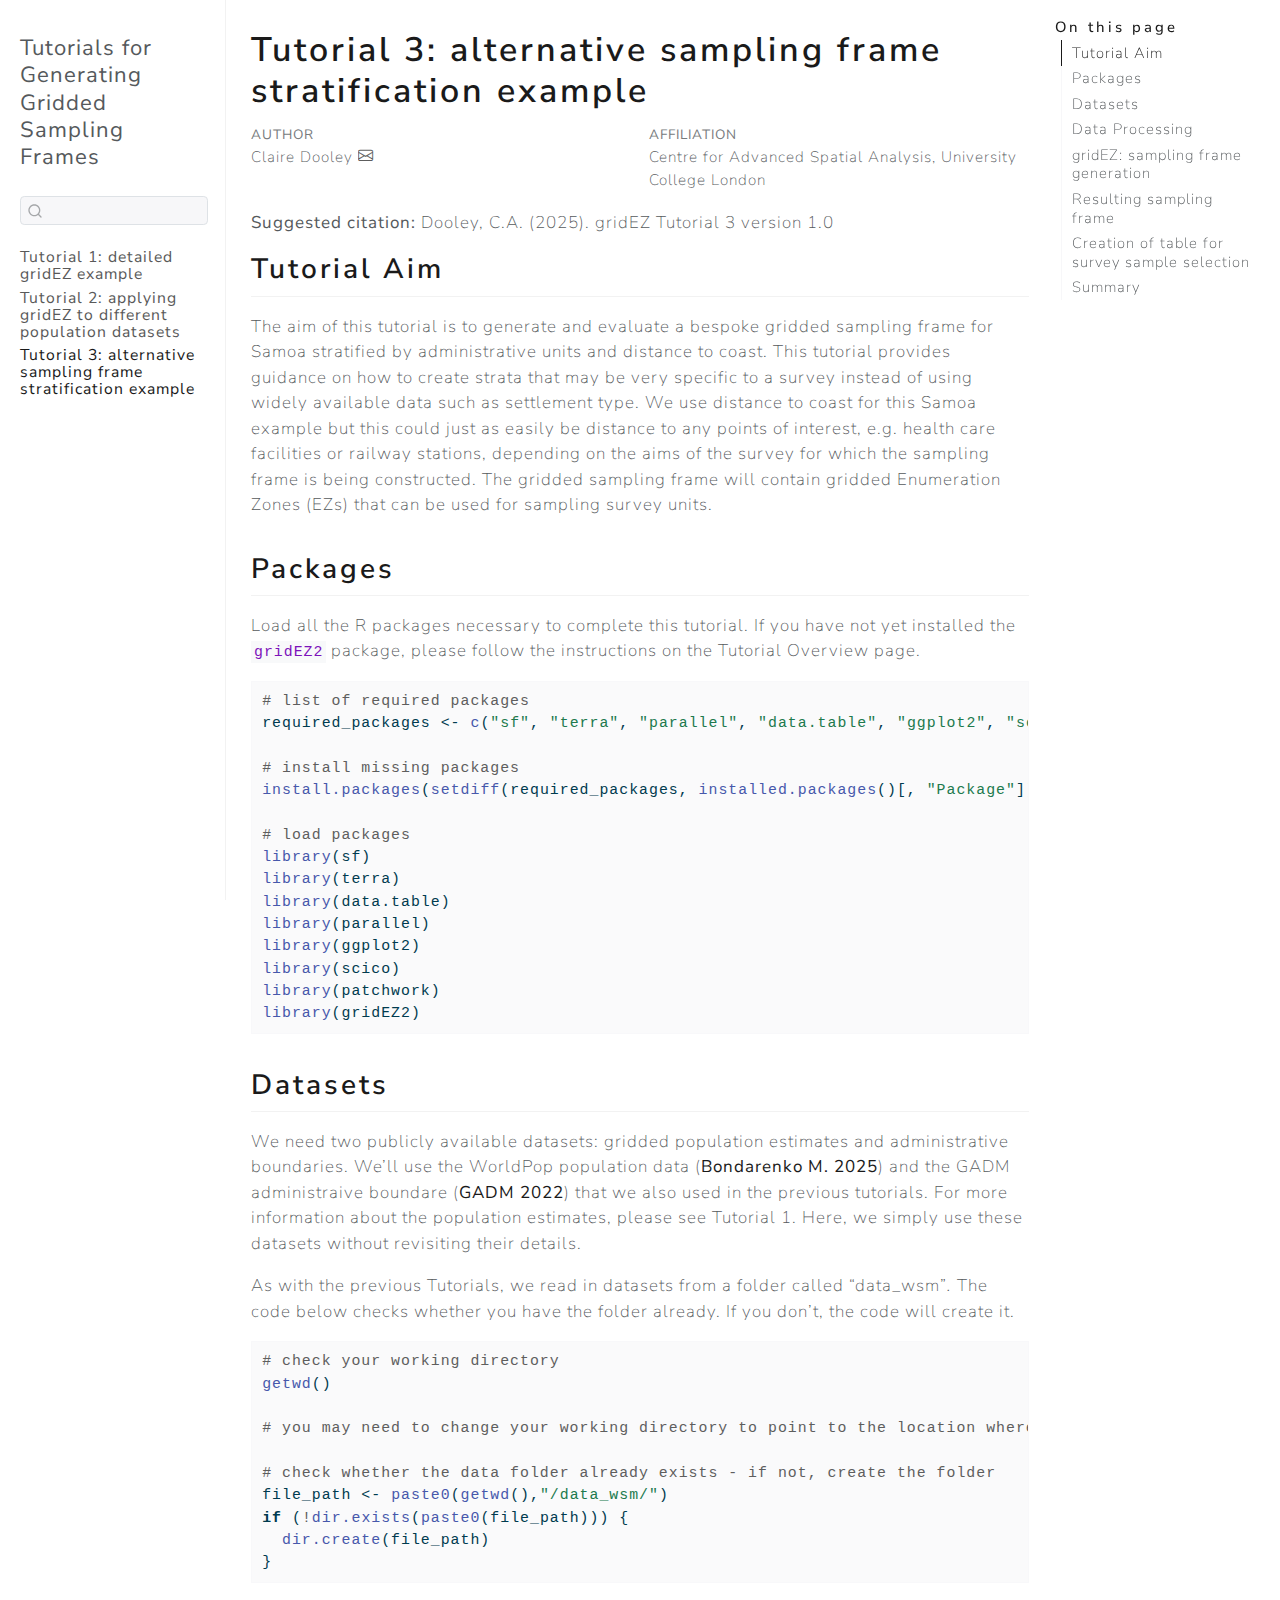
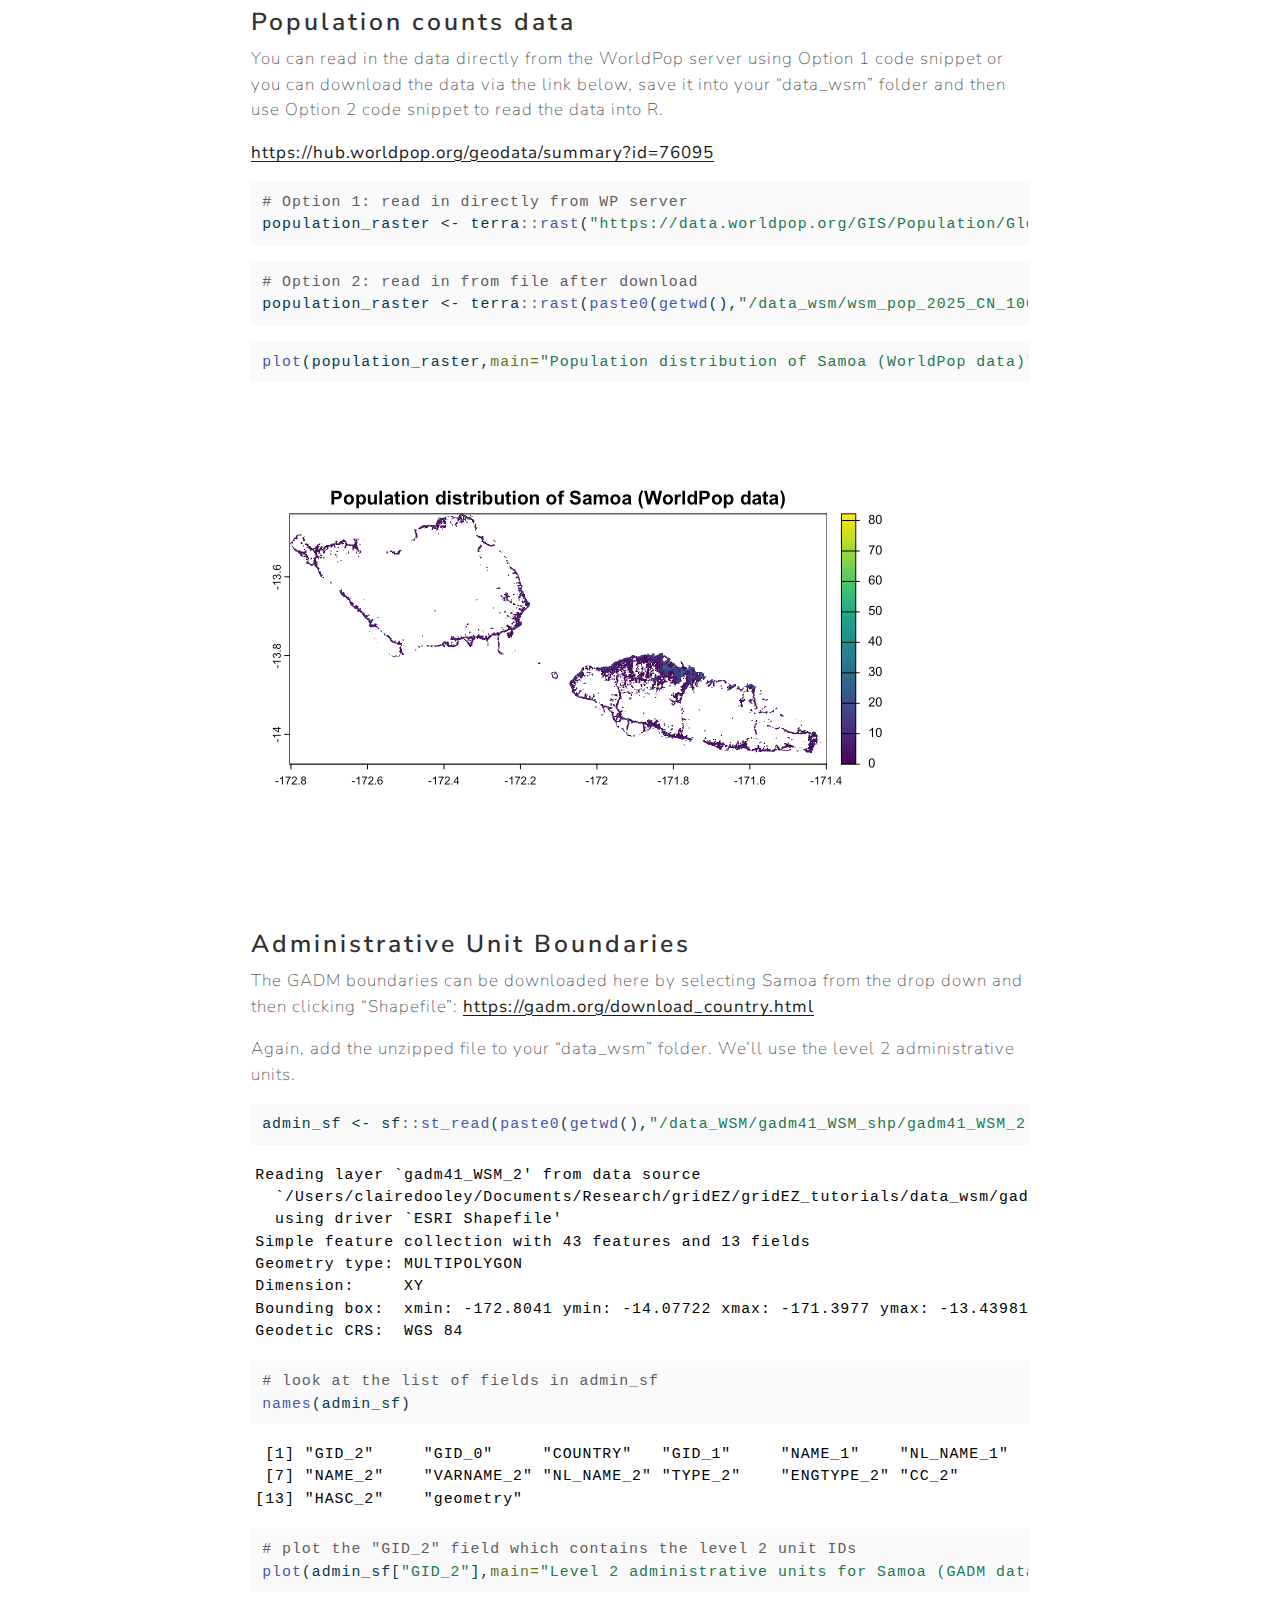
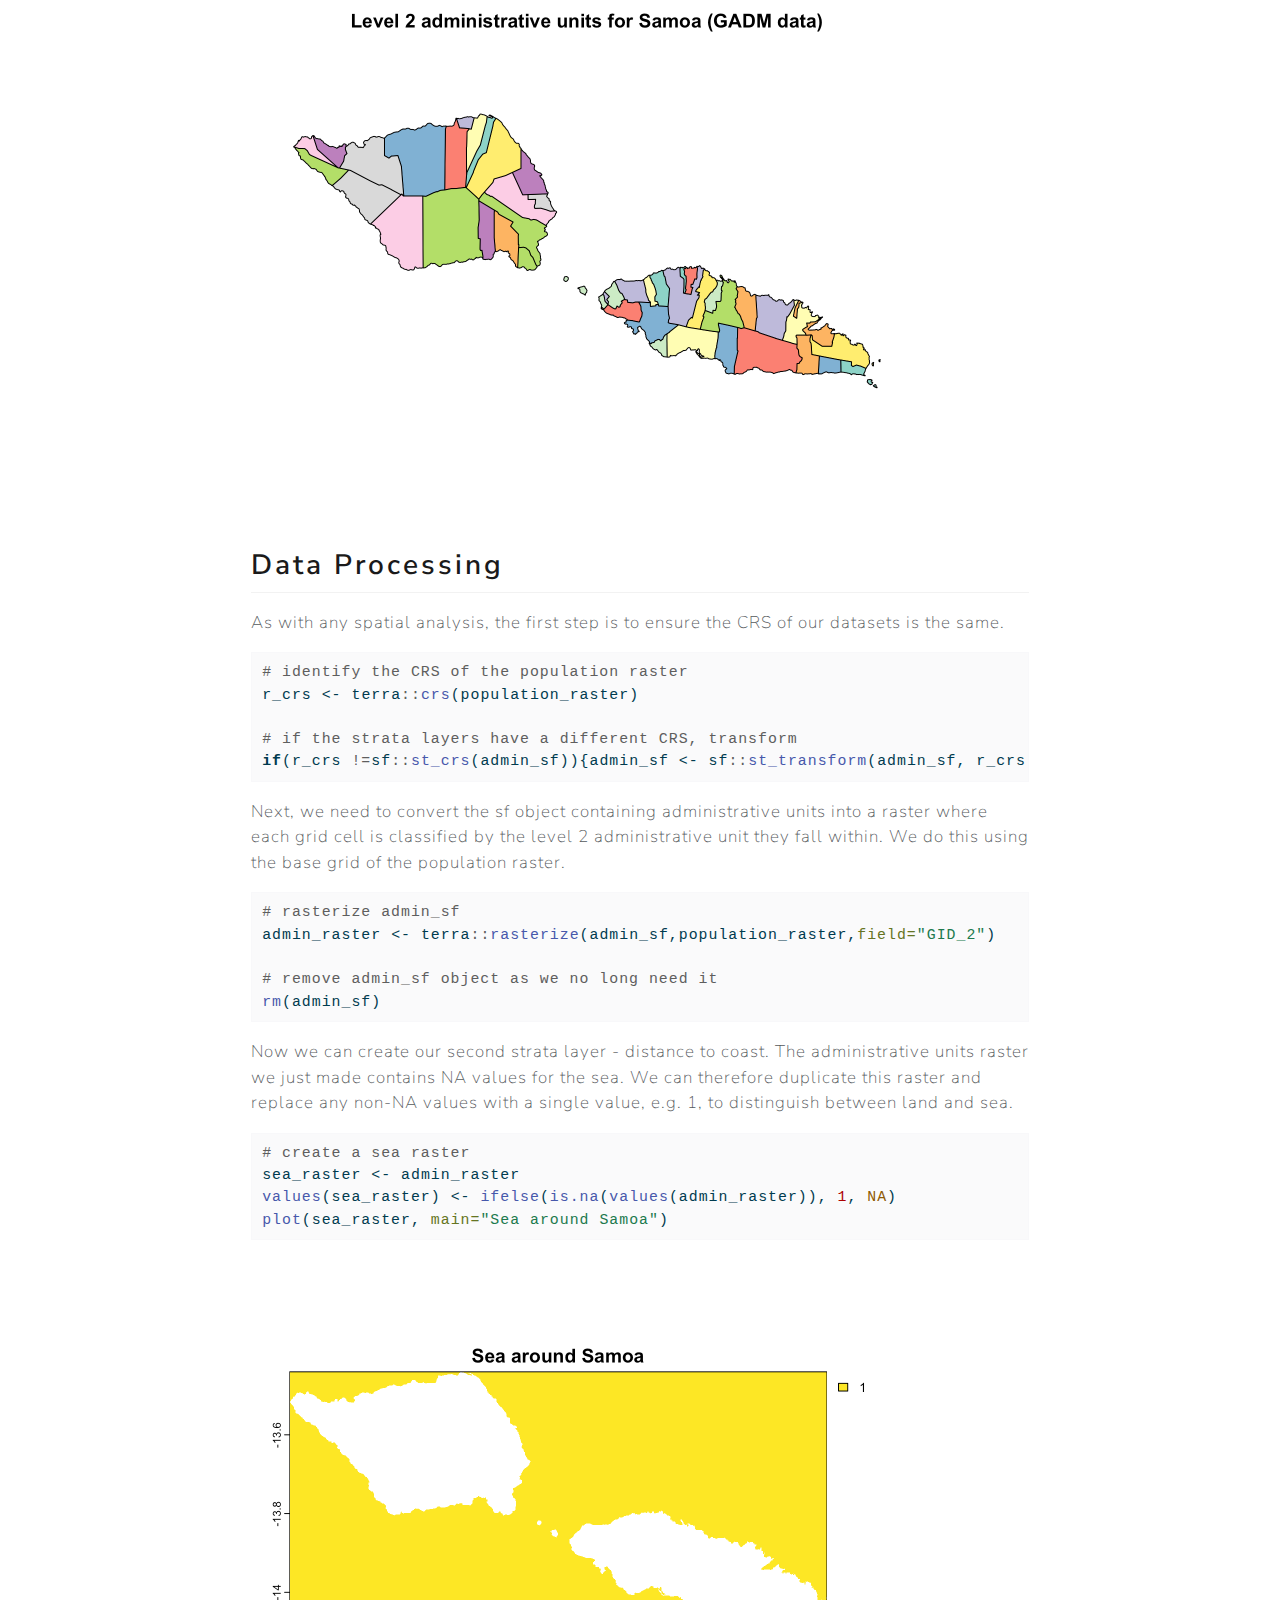
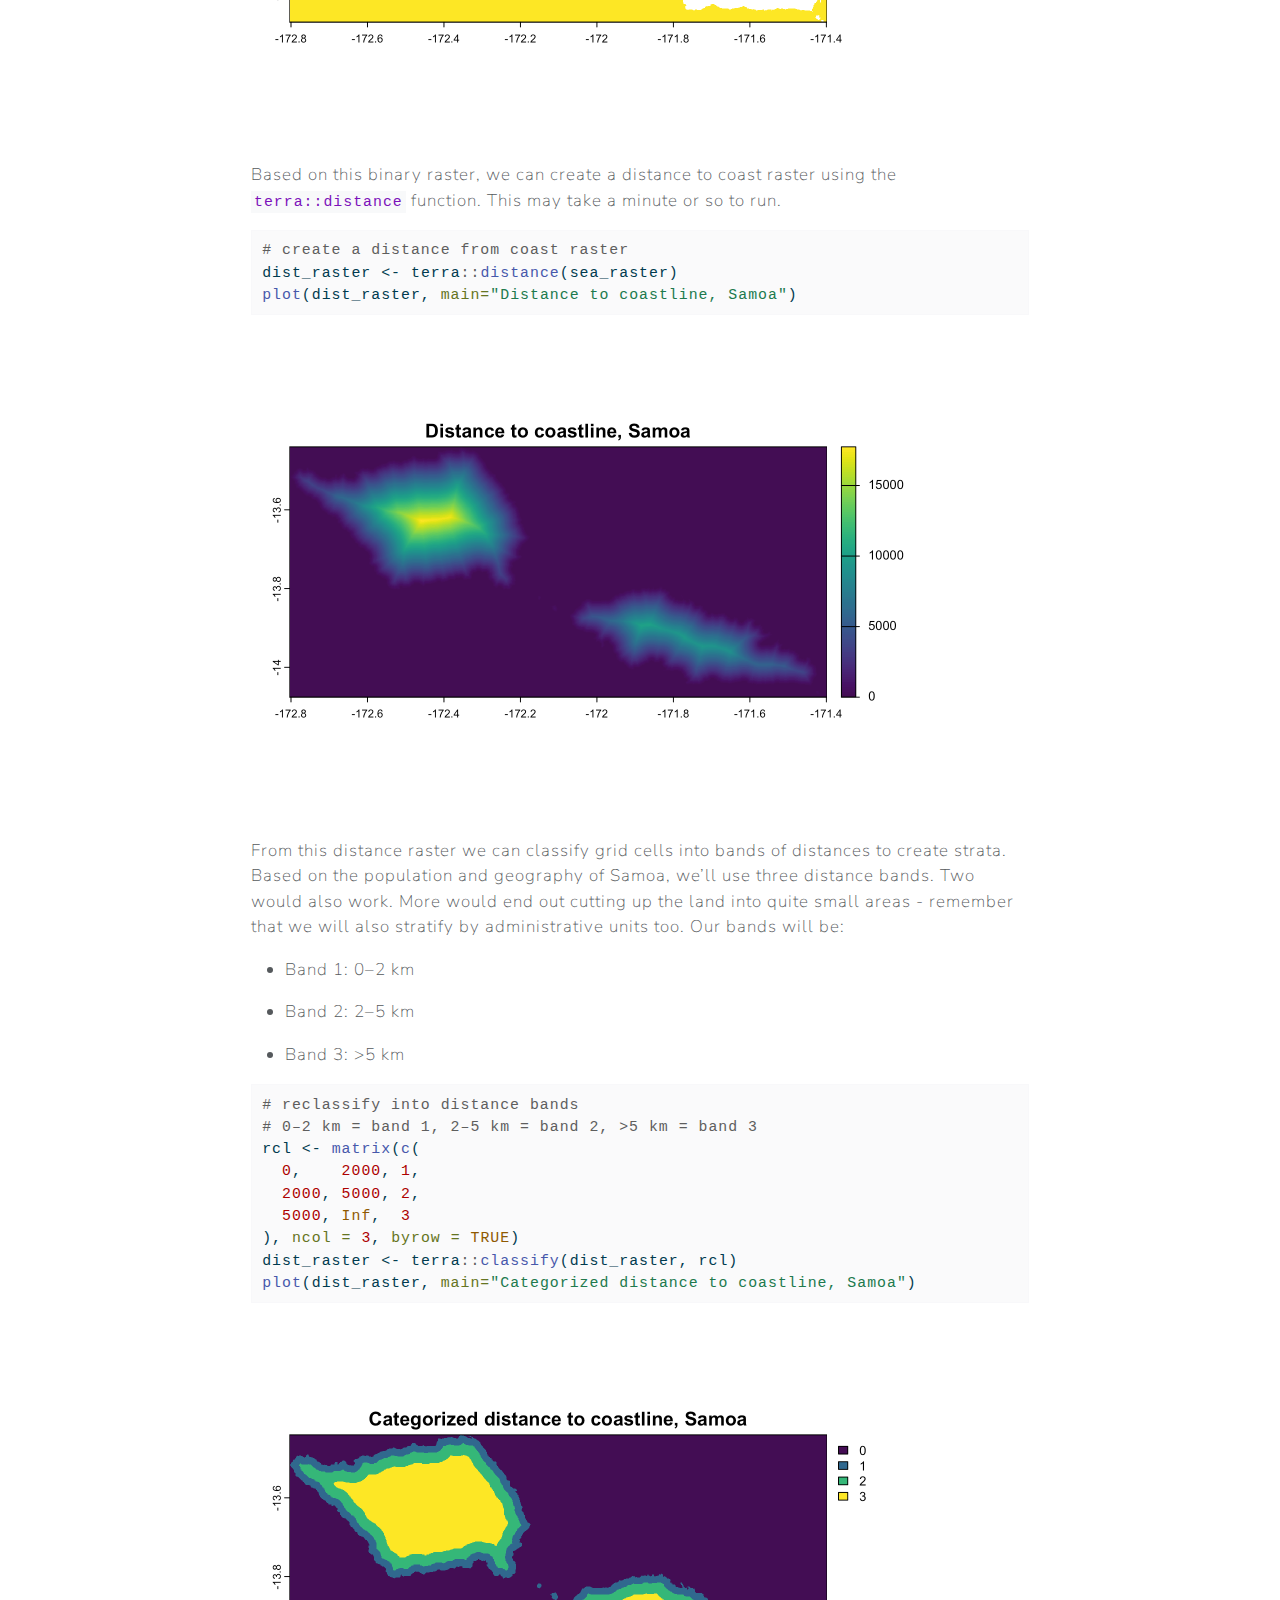
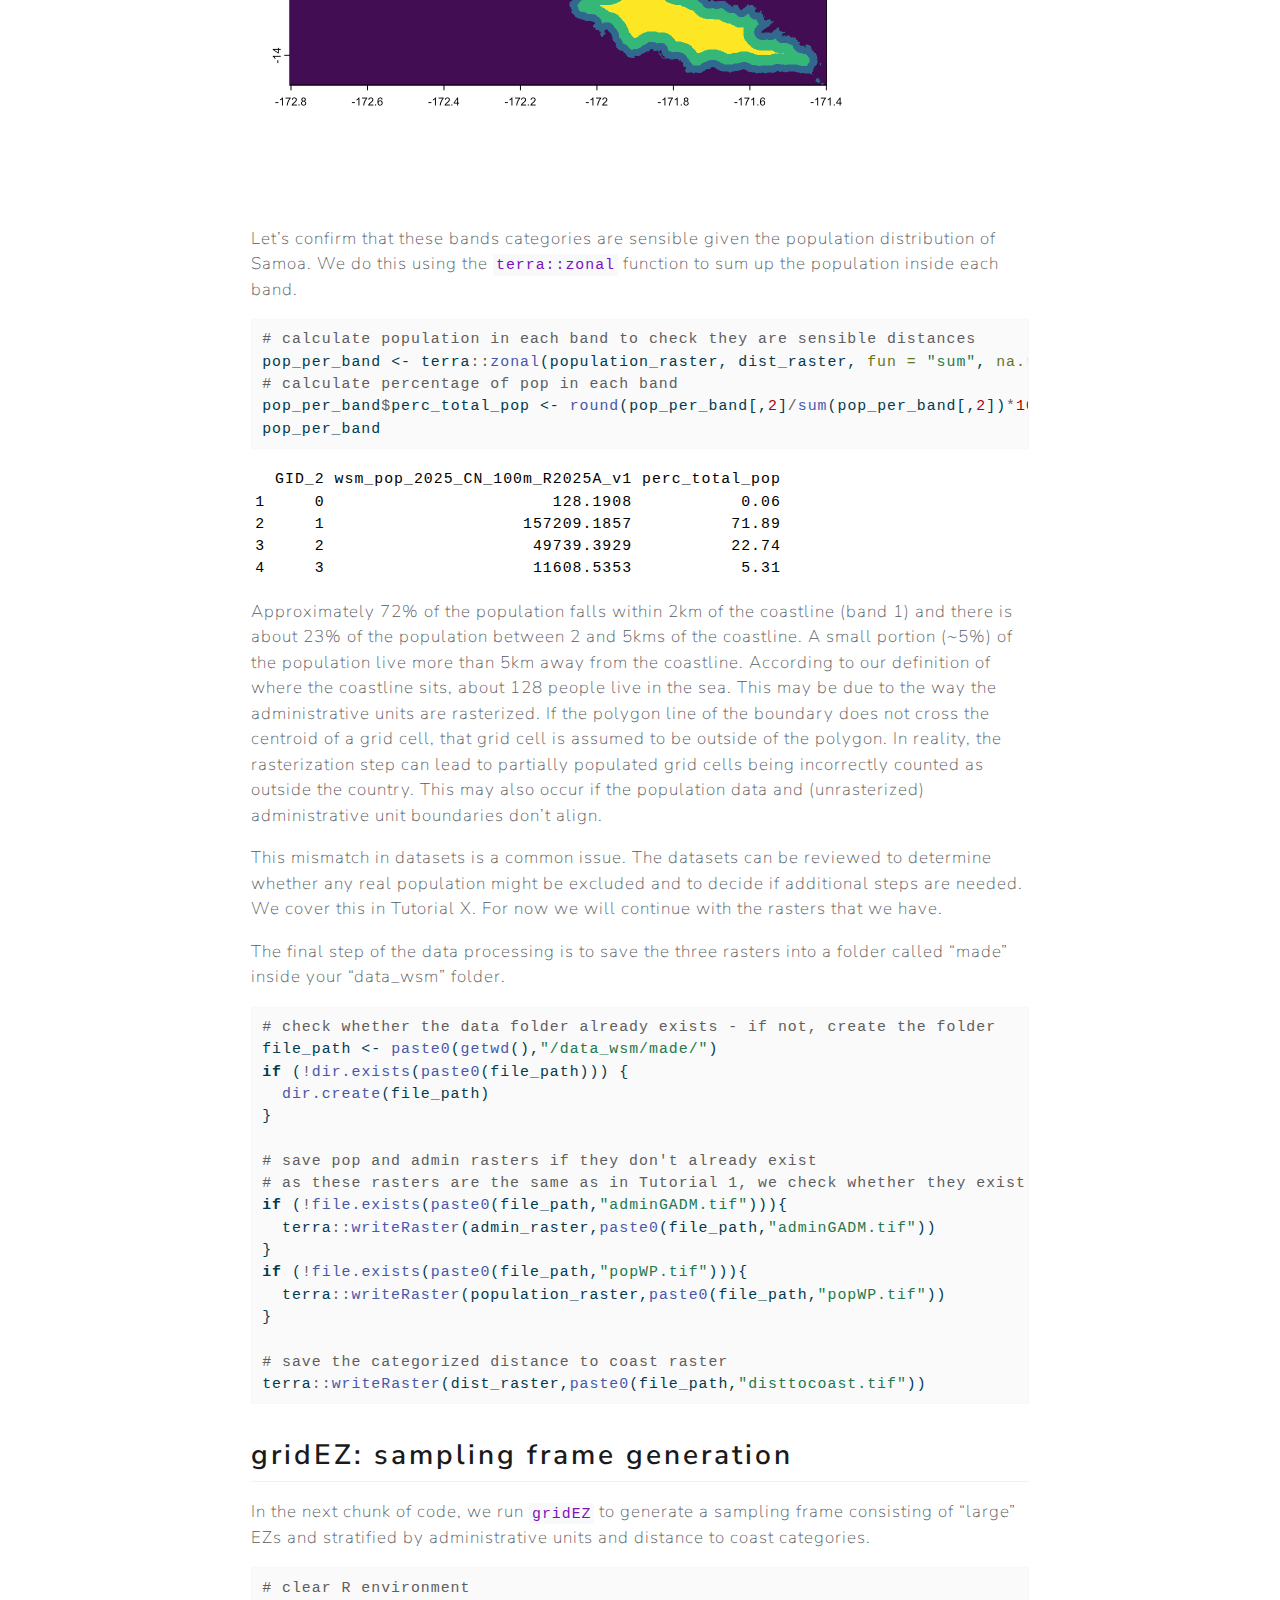
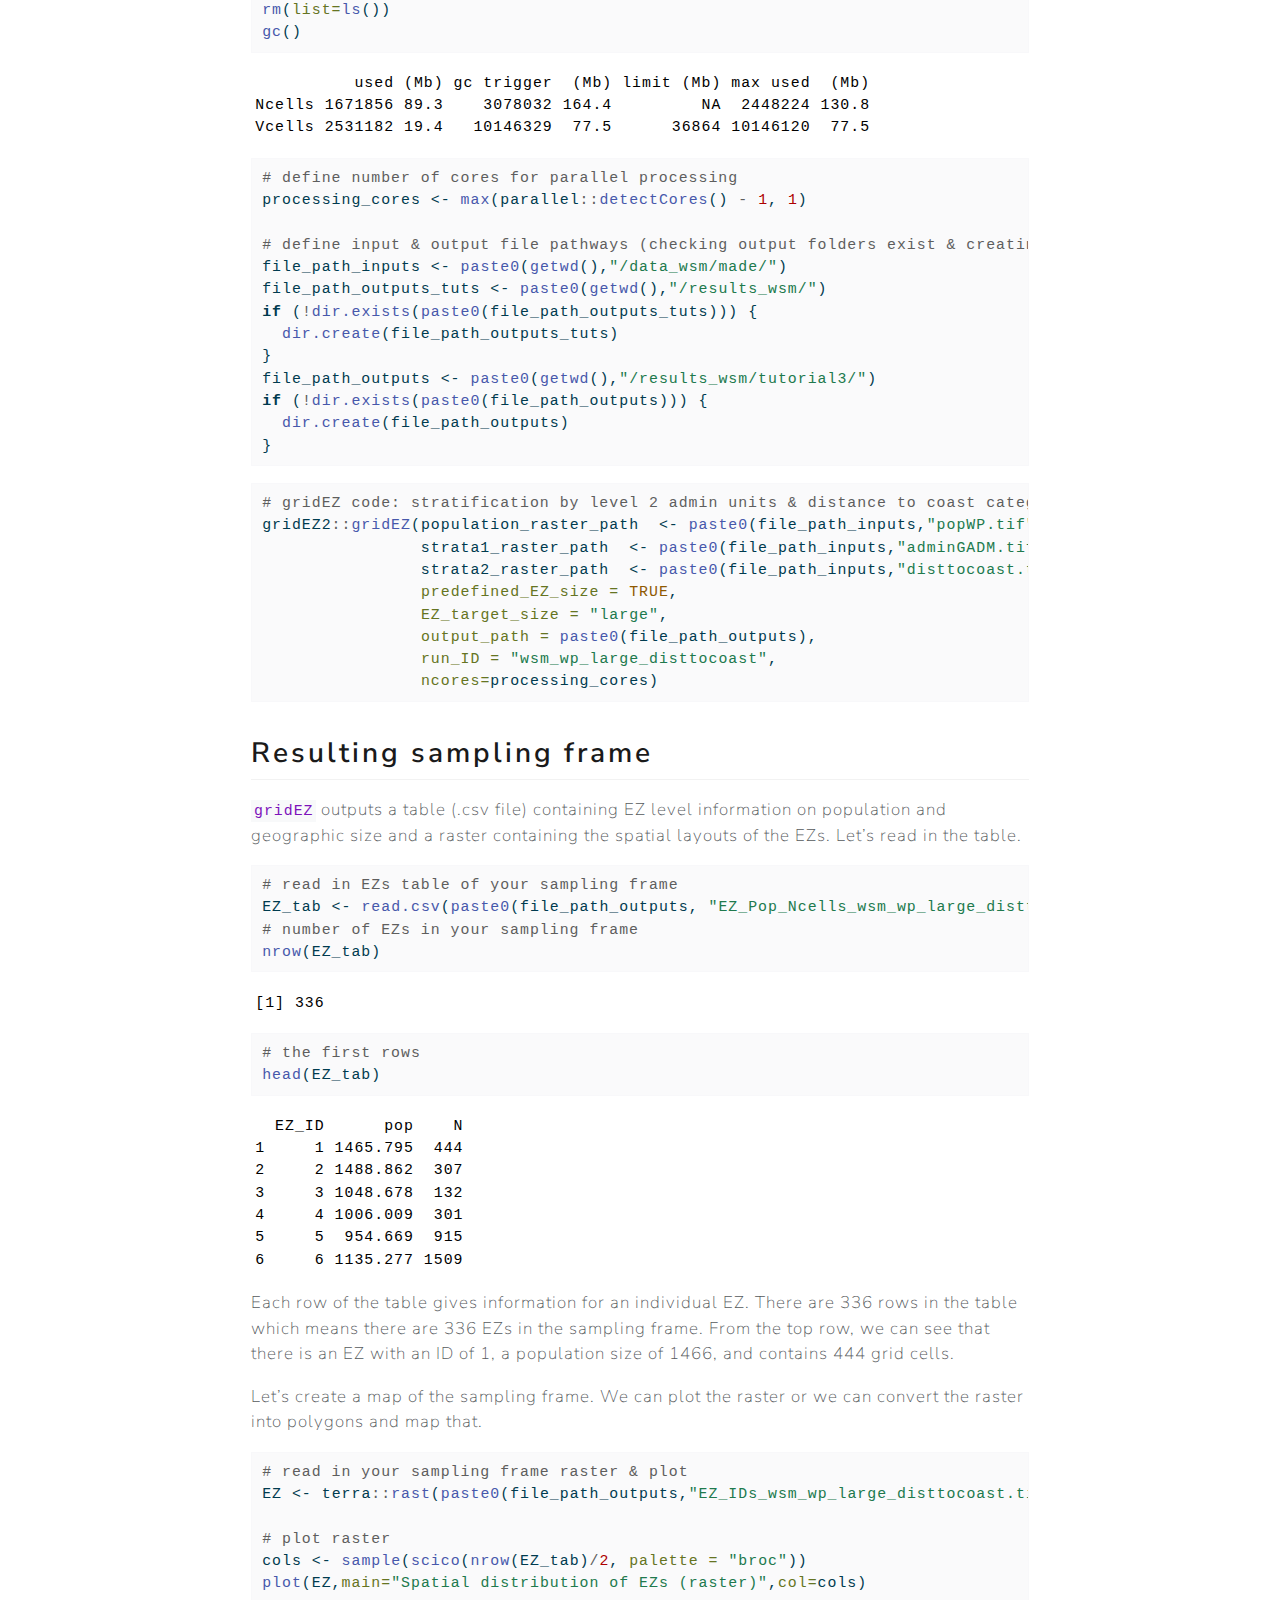
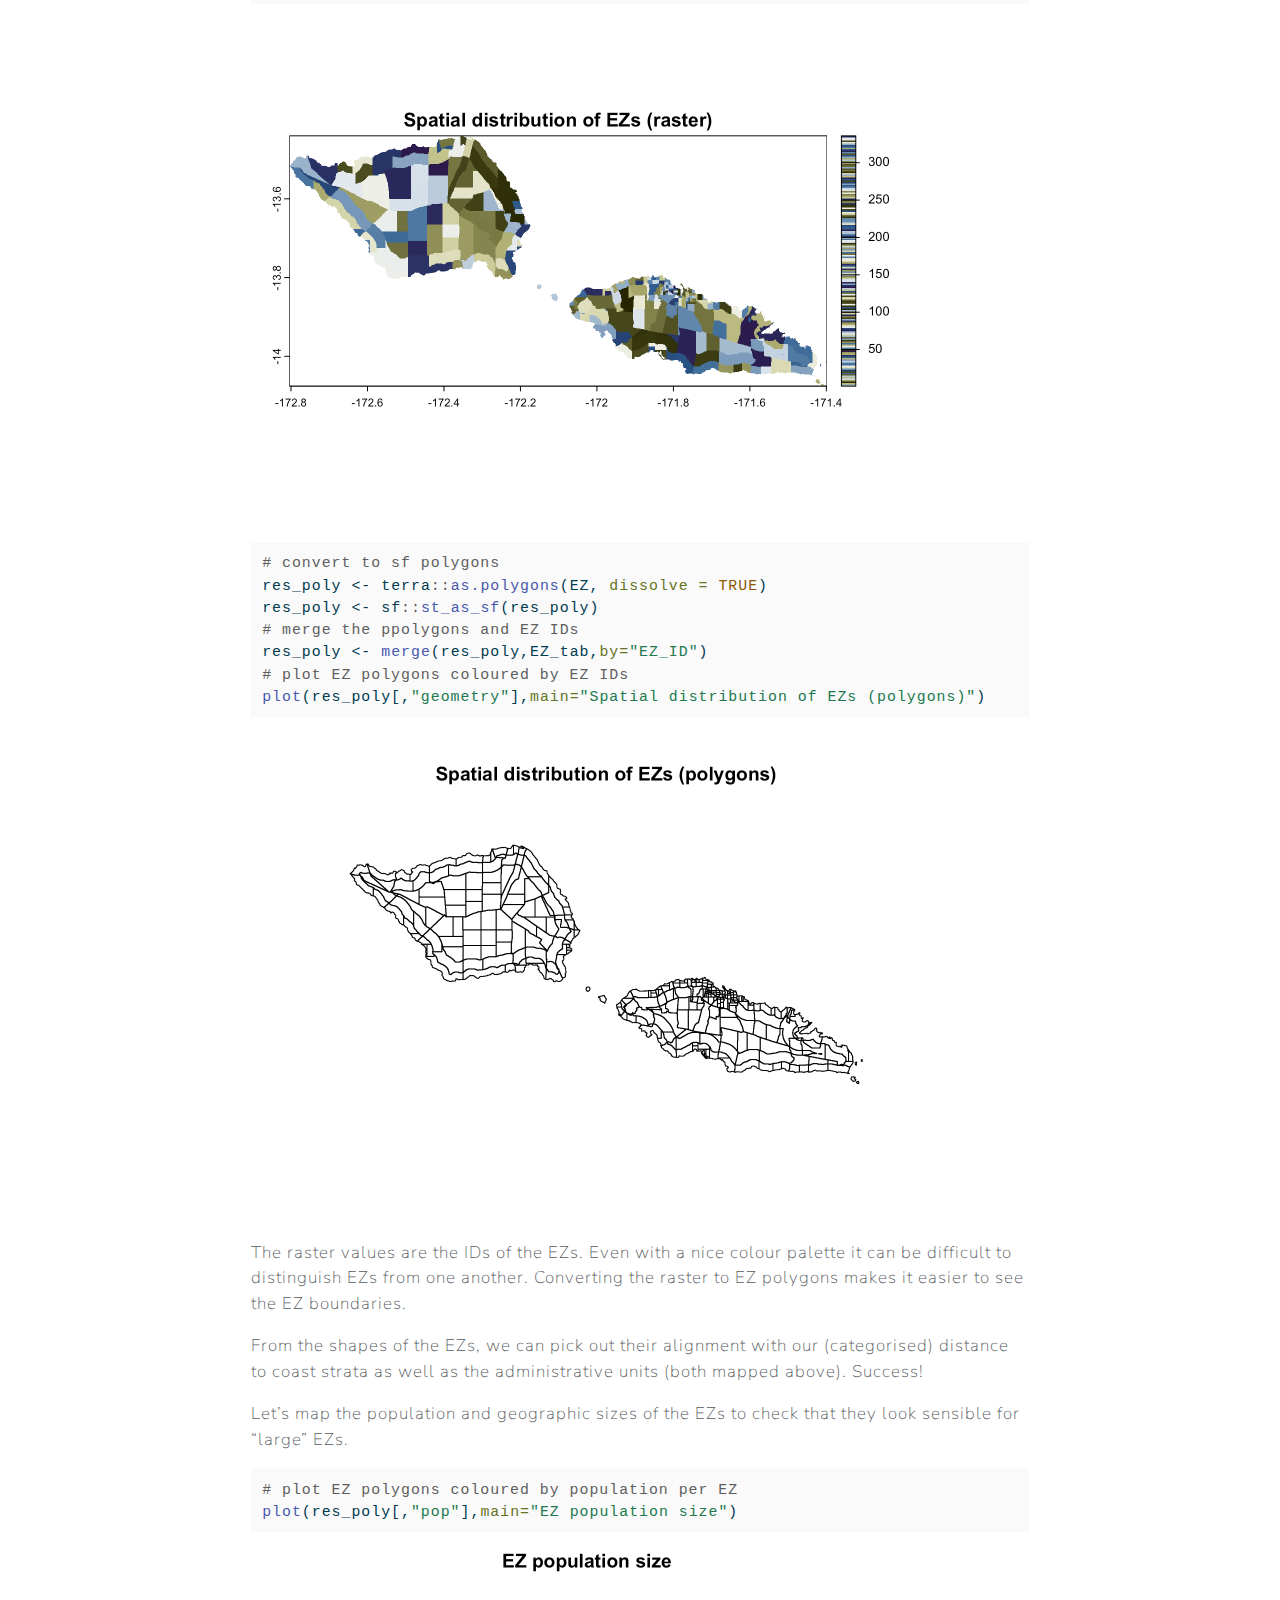
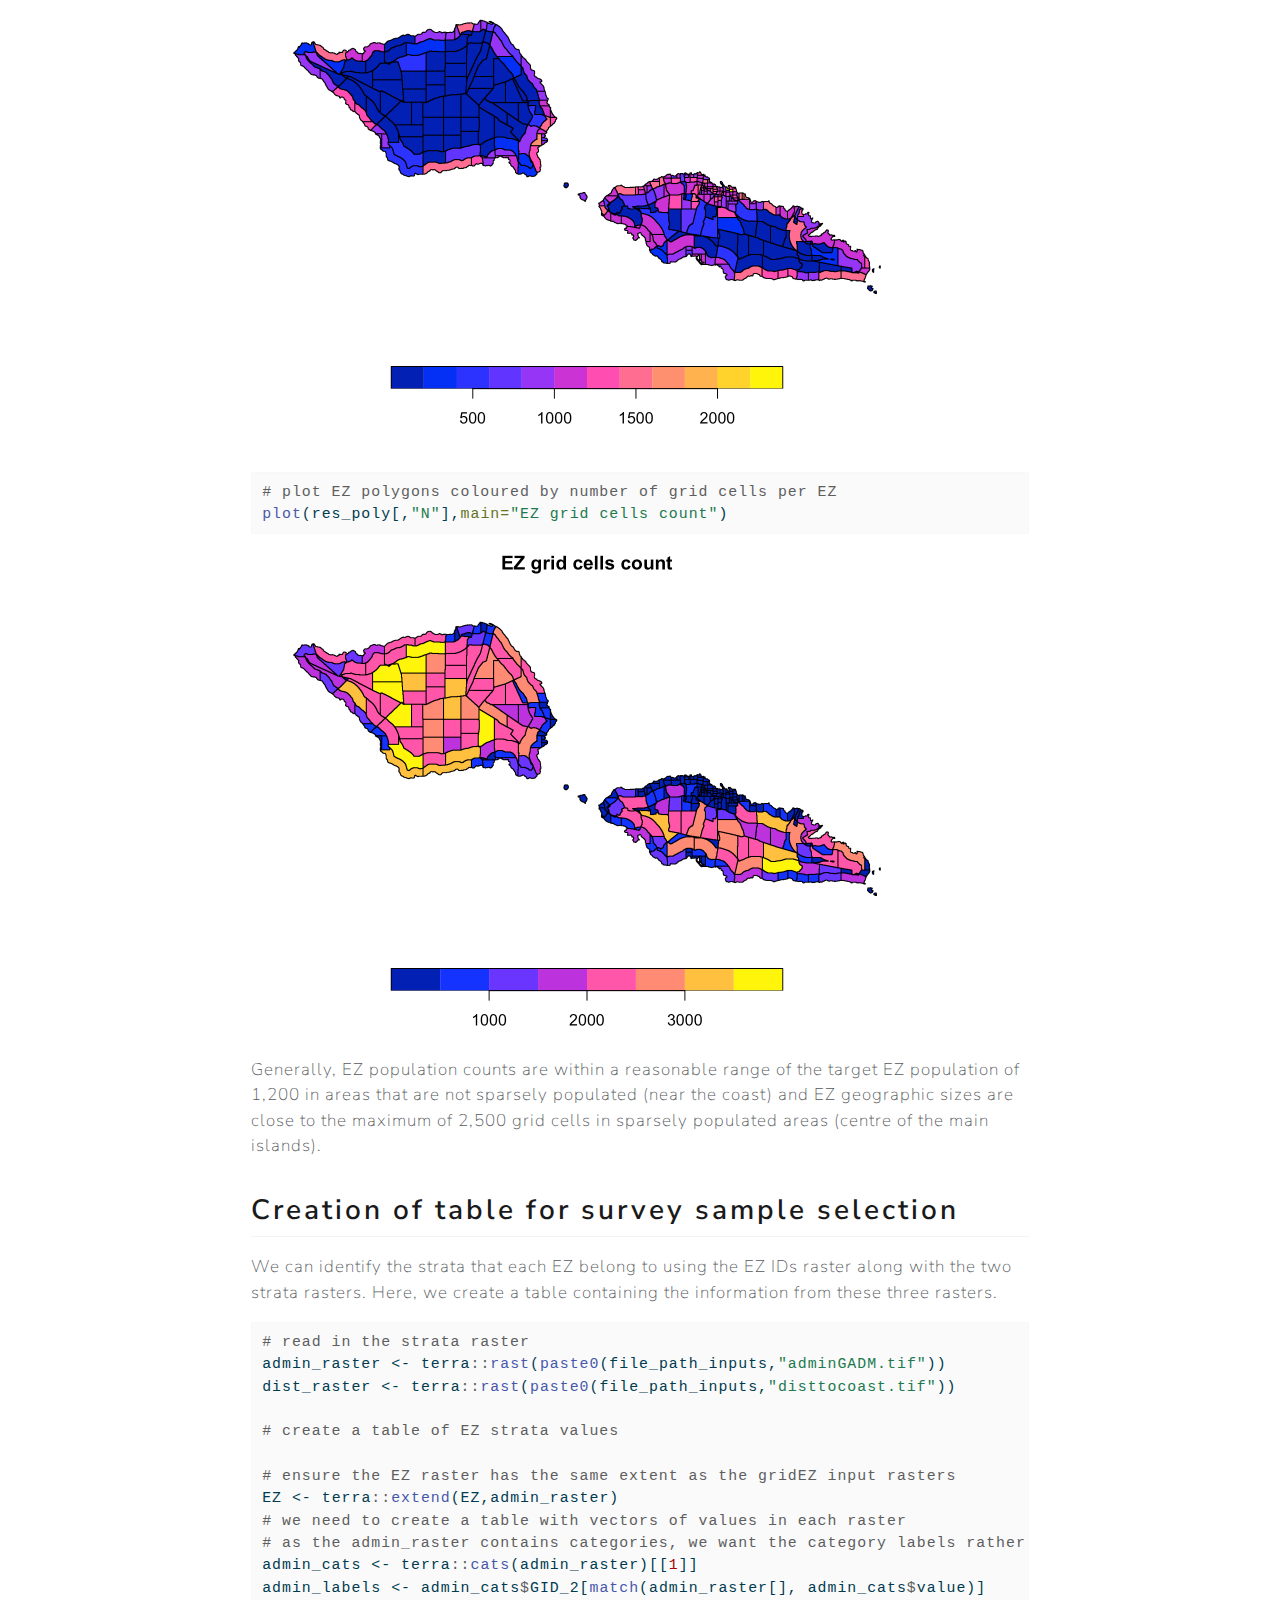
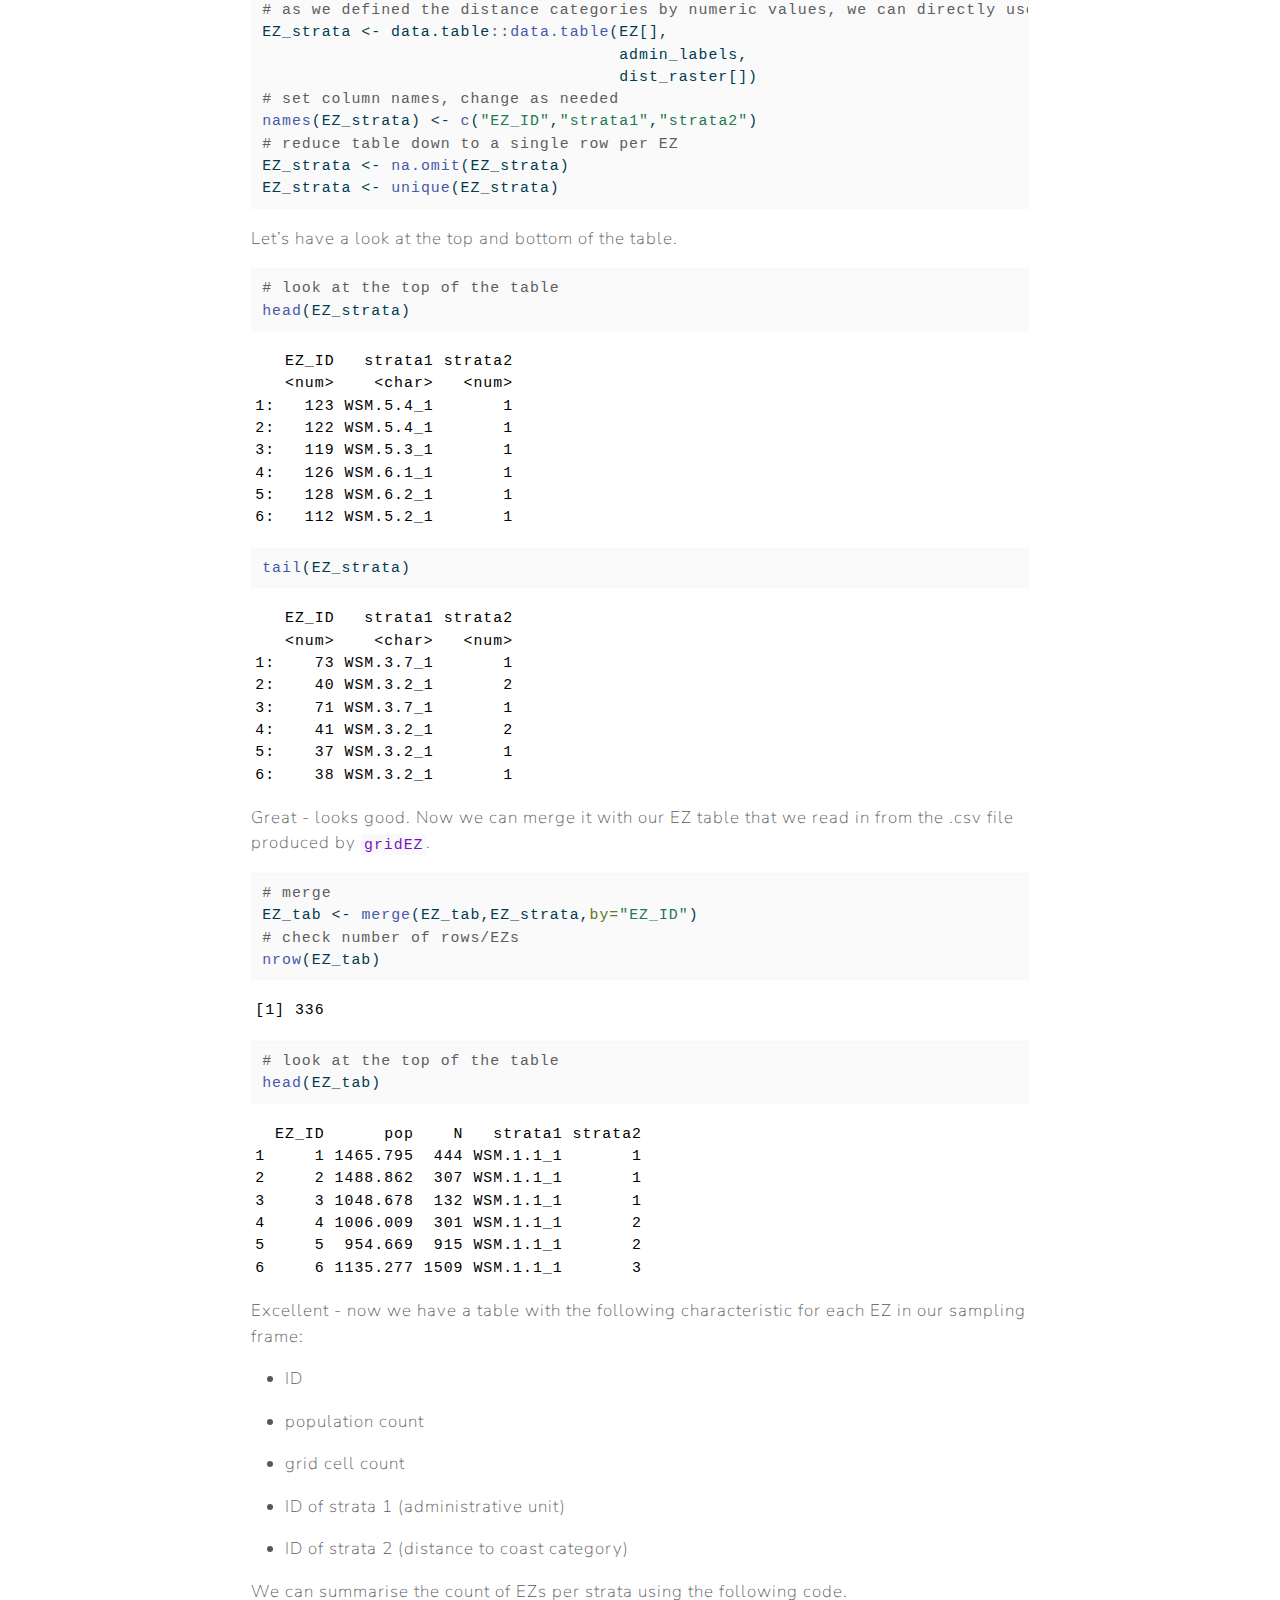
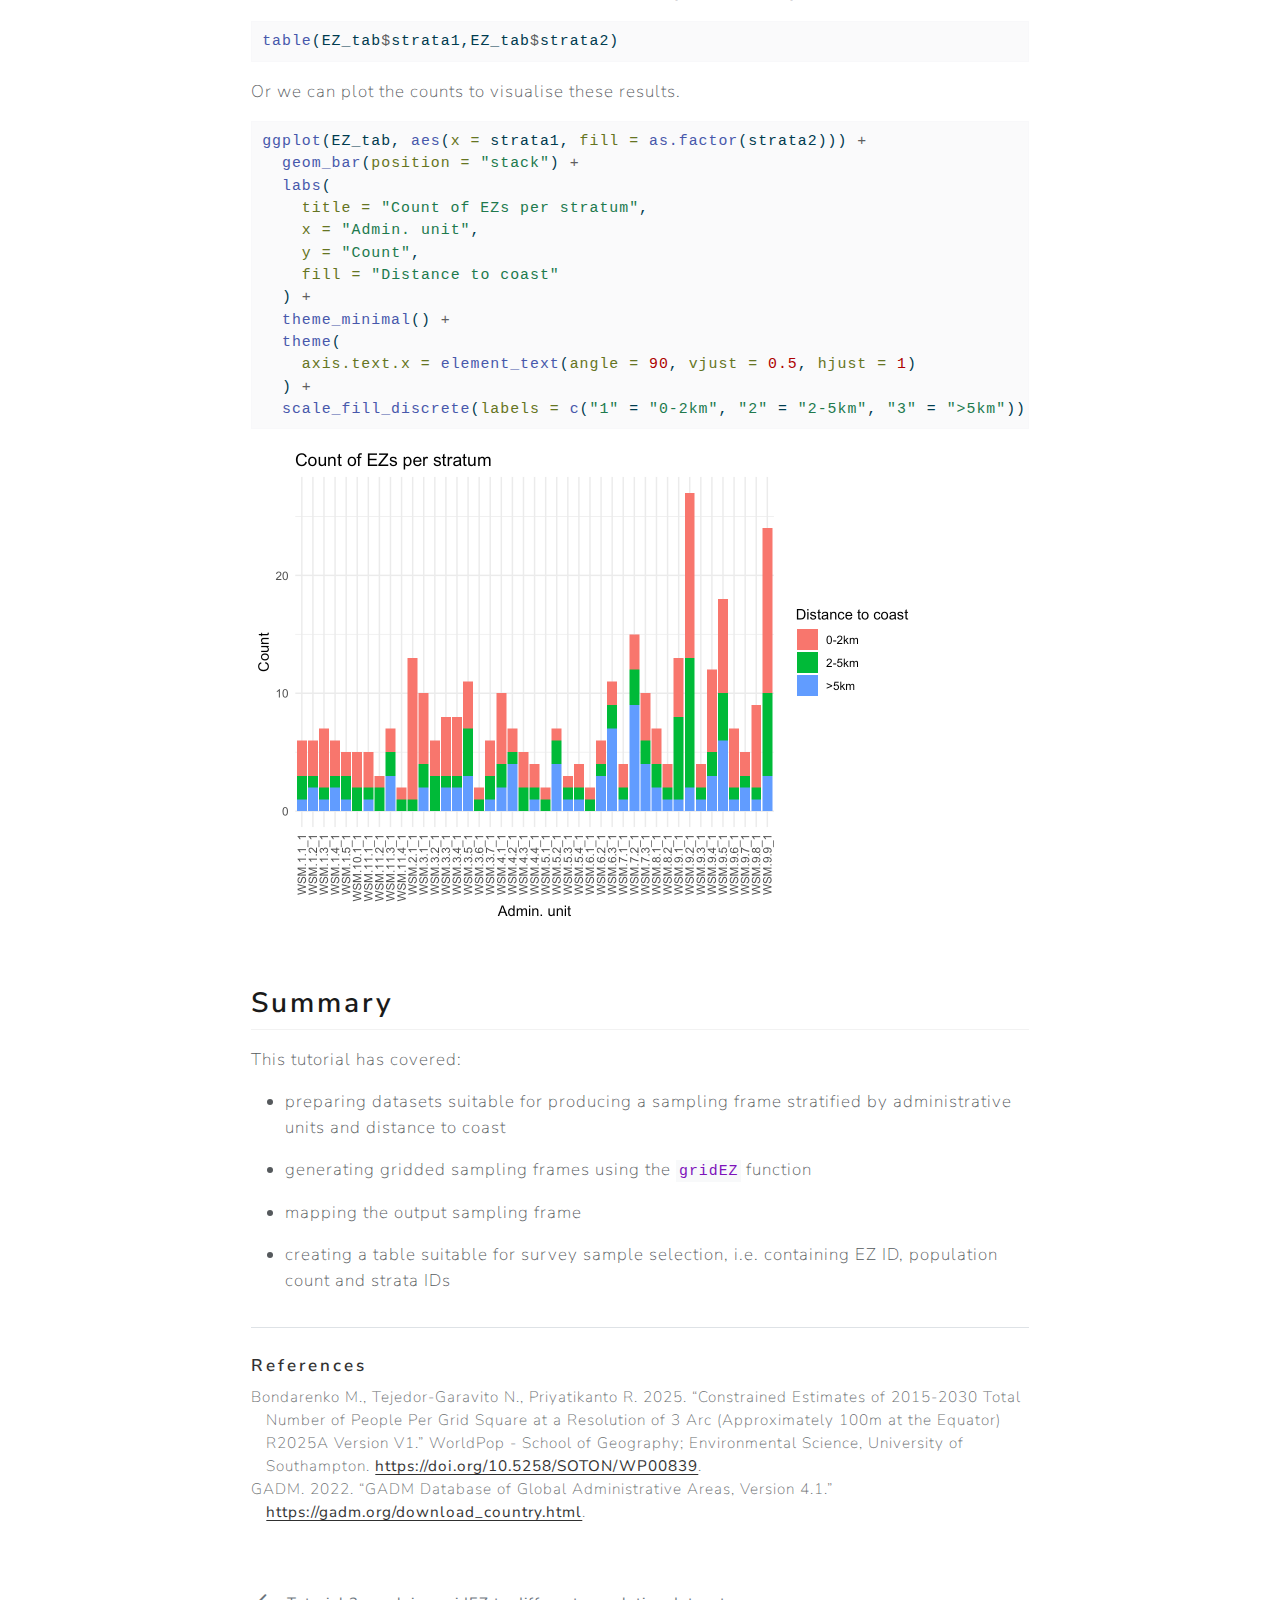
<file: docs/gridEZ_tutorial3.html>
<!DOCTYPE html>
<html xmlns="http://www.w3.org/1999/xhtml" lang="en" xml:lang="en"><head>

<meta charset="utf-8">
<meta name="generator" content="quarto-1.7.32">

<meta name="viewport" content="width=device-width, initial-scale=1.0, user-scalable=yes">

<meta name="author" content="Claire Dooley">

<title>Tutorial 3: alternative sampling frame stratification example – Tutorials for Generating Gridded Sampling Frames</title>
<style>
code{white-space: pre-wrap;}
span.smallcaps{font-variant: small-caps;}
div.columns{display: flex; gap: min(4vw, 1.5em);}
div.column{flex: auto; overflow-x: auto;}
div.hanging-indent{margin-left: 1.5em; text-indent: -1.5em;}
ul.task-list{list-style: none;}
ul.task-list li input[type="checkbox"] {
  width: 0.8em;
  margin: 0 0.8em 0.2em -1em; /* quarto-specific, see https://github.com/quarto-dev/quarto-cli/issues/4556 */ 
  vertical-align: middle;
}
/* CSS for syntax highlighting */
html { -webkit-text-size-adjust: 100%; }
pre > code.sourceCode { white-space: pre; position: relative; }
pre > code.sourceCode > span { display: inline-block; line-height: 1.25; }
pre > code.sourceCode > span:empty { height: 1.2em; }
.sourceCode { overflow: visible; }
code.sourceCode > span { color: inherit; text-decoration: inherit; }
div.sourceCode { margin: 1em 0; }
pre.sourceCode { margin: 0; }
@media screen {
div.sourceCode { overflow: auto; }
}
@media print {
pre > code.sourceCode { white-space: pre-wrap; }
pre > code.sourceCode > span { text-indent: -5em; padding-left: 5em; }
}
pre.numberSource code
  { counter-reset: source-line 0; }
pre.numberSource code > span
  { position: relative; left: -4em; counter-increment: source-line; }
pre.numberSource code > span > a:first-child::before
  { content: counter(source-line);
    position: relative; left: -1em; text-align: right; vertical-align: baseline;
    border: none; display: inline-block;
    -webkit-touch-callout: none; -webkit-user-select: none;
    -khtml-user-select: none; -moz-user-select: none;
    -ms-user-select: none; user-select: none;
    padding: 0 4px; width: 4em;
  }
pre.numberSource { margin-left: 3em;  padding-left: 4px; }
div.sourceCode
  {   }
@media screen {
pre > code.sourceCode > span > a:first-child::before { text-decoration: underline; }
}
/* CSS for citations */
div.csl-bib-body { }
div.csl-entry {
  clear: both;
  margin-bottom: 0em;
}
.hanging-indent div.csl-entry {
  margin-left:2em;
  text-indent:-2em;
}
div.csl-left-margin {
  min-width:2em;
  float:left;
}
div.csl-right-inline {
  margin-left:2em;
  padding-left:1em;
}
div.csl-indent {
  margin-left: 2em;
}</style>


<script src="site_libs/quarto-nav/quarto-nav.js"></script>
<script src="site_libs/quarto-nav/headroom.min.js"></script>
<script src="site_libs/clipboard/clipboard.min.js"></script>
<script src="site_libs/quarto-search/autocomplete.umd.js"></script>
<script src="site_libs/quarto-search/fuse.min.js"></script>
<script src="site_libs/quarto-search/quarto-search.js"></script>
<meta name="quarto:offset" content="./">
<link href="./gridEZ_tutorial2.html" rel="prev">
<script src="site_libs/quarto-html/quarto.js" type="module"></script>
<script src="site_libs/quarto-html/tabsets/tabsets.js" type="module"></script>
<script src="site_libs/quarto-html/popper.min.js"></script>
<script src="site_libs/quarto-html/tippy.umd.min.js"></script>
<script src="site_libs/quarto-html/anchor.min.js"></script>
<link href="site_libs/quarto-html/tippy.css" rel="stylesheet">
<link href="site_libs/quarto-html/quarto-syntax-highlighting-37eea08aefeeee20ff55810ff984fec1.css" rel="stylesheet" id="quarto-text-highlighting-styles">
<script src="site_libs/bootstrap/bootstrap.min.js"></script>
<link href="site_libs/bootstrap/bootstrap-icons.css" rel="stylesheet">
<link href="site_libs/bootstrap/bootstrap-1bea93ccc161f891f1f595952294239b.min.css" rel="stylesheet" append-hash="true" id="quarto-bootstrap" data-mode="light">
<script id="quarto-search-options" type="application/json">{
  "location": "sidebar",
  "copy-button": false,
  "collapse-after": 3,
  "panel-placement": "start",
  "type": "textbox",
  "limit": 50,
  "keyboard-shortcut": [
    "f",
    "/",
    "s"
  ],
  "show-item-context": false,
  "language": {
    "search-no-results-text": "No results",
    "search-matching-documents-text": "matching documents",
    "search-copy-link-title": "Copy link to search",
    "search-hide-matches-text": "Hide additional matches",
    "search-more-match-text": "more match in this document",
    "search-more-matches-text": "more matches in this document",
    "search-clear-button-title": "Clear",
    "search-text-placeholder": "",
    "search-detached-cancel-button-title": "Cancel",
    "search-submit-button-title": "Submit",
    "search-label": "Search"
  }
}</script>
<!-- Google tag (gtag.js) -->
<script async="" src="https://www.googletagmanager.com/gtag/js?id=G-QFGDL91VLC"></script>
<script>
  window.dataLayer = window.dataLayer || [];
  function gtag(){dataLayer.push(arguments);}
  gtag('js', new Date());

  gtag('config', 'G-QFGDL91VLC');
</script>


<link rel="stylesheet" href="styles.css">
</head>

<body class="nav-sidebar docked quarto-light">

<div id="quarto-search-results"></div>
  <header id="quarto-header" class="headroom fixed-top">
  <nav class="quarto-secondary-nav">
    <div class="container-fluid d-flex">
      <button type="button" class="quarto-btn-toggle btn" data-bs-toggle="collapse" role="button" data-bs-target=".quarto-sidebar-collapse-item" aria-controls="quarto-sidebar" aria-expanded="false" aria-label="Toggle sidebar navigation" onclick="if (window.quartoToggleHeadroom) { window.quartoToggleHeadroom(); }">
        <i class="bi bi-layout-text-sidebar-reverse"></i>
      </button>
        <nav class="quarto-page-breadcrumbs" aria-label="breadcrumb"><ol class="breadcrumb"><li class="breadcrumb-item"><a href="./gridEZ_tutorial3.html">Tutorial 3: alternative sampling frame stratification example</a></li></ol></nav>
        <a class="flex-grow-1" role="navigation" data-bs-toggle="collapse" data-bs-target=".quarto-sidebar-collapse-item" aria-controls="quarto-sidebar" aria-expanded="false" aria-label="Toggle sidebar navigation" onclick="if (window.quartoToggleHeadroom) { window.quartoToggleHeadroom(); }">      
        </a>
      <button type="button" class="btn quarto-search-button" aria-label="Search" onclick="window.quartoOpenSearch();">
        <i class="bi bi-search"></i>
      </button>
    </div>
  </nav>
</header>
<!-- content -->
<div id="quarto-content" class="quarto-container page-columns page-rows-contents page-layout-article">
<!-- sidebar -->
  <nav id="quarto-sidebar" class="sidebar collapse collapse-horizontal quarto-sidebar-collapse-item sidebar-navigation docked overflow-auto">
    <div class="pt-lg-2 mt-2 text-left sidebar-header">
    <div class="sidebar-title mb-0 py-0">
      <a href="./">Tutorials for Generating Gridded Sampling Frames</a> 
    </div>
      </div>
        <div class="mt-2 flex-shrink-0 align-items-center">
        <div class="sidebar-search">
        <div id="quarto-search" class="" title="Search"></div>
        </div>
        </div>
    <div class="sidebar-menu-container"> 
    <ul class="list-unstyled mt-1">
        <li class="sidebar-item">
  <div class="sidebar-item-container"> 
  <a href="./gridEZ_tutorial1.html" class="sidebar-item-text sidebar-link">
 <span class="menu-text">Tutorial 1: detailed gridEZ example</span></a>
  </div>
</li>
        <li class="sidebar-item">
  <div class="sidebar-item-container"> 
  <a href="./gridEZ_tutorial2.html" class="sidebar-item-text sidebar-link">
 <span class="menu-text">Tutorial 2: applying gridEZ to different population datasets</span></a>
  </div>
</li>
        <li class="sidebar-item">
  <div class="sidebar-item-container"> 
  <a href="./gridEZ_tutorial3.html" class="sidebar-item-text sidebar-link active">
 <span class="menu-text">Tutorial 3: alternative sampling frame stratification example</span></a>
  </div>
</li>
    </ul>
    </div>
</nav>
<div id="quarto-sidebar-glass" class="quarto-sidebar-collapse-item" data-bs-toggle="collapse" data-bs-target=".quarto-sidebar-collapse-item"></div>
<!-- margin-sidebar -->
    <div id="quarto-margin-sidebar" class="sidebar margin-sidebar">
        <nav id="TOC" role="doc-toc" class="toc-active">
    <h2 id="toc-title">On this page</h2>
   
  <ul>
  <li><a href="#tutorial-aim" id="toc-tutorial-aim" class="nav-link active" data-scroll-target="#tutorial-aim">Tutorial Aim</a></li>
  <li><a href="#packages" id="toc-packages" class="nav-link" data-scroll-target="#packages">Packages</a></li>
  <li><a href="#datasets" id="toc-datasets" class="nav-link" data-scroll-target="#datasets">Datasets</a>
  <ul>
  <li><a href="#population-counts-data" id="toc-population-counts-data" class="nav-link" data-scroll-target="#population-counts-data">Population counts data</a></li>
  <li><a href="#administrative-unit-boundaries" id="toc-administrative-unit-boundaries" class="nav-link" data-scroll-target="#administrative-unit-boundaries">Administrative Unit Boundaries</a></li>
  </ul></li>
  <li><a href="#data-processing" id="toc-data-processing" class="nav-link" data-scroll-target="#data-processing">Data Processing</a></li>
  <li><a href="#gridez-sampling-frame-generation" id="toc-gridez-sampling-frame-generation" class="nav-link" data-scroll-target="#gridez-sampling-frame-generation">gridEZ: sampling frame generation</a></li>
  <li><a href="#resulting-sampling-frame" id="toc-resulting-sampling-frame" class="nav-link" data-scroll-target="#resulting-sampling-frame">Resulting sampling frame</a></li>
  <li><a href="#creation-of-table-for-survey-sample-selection" id="toc-creation-of-table-for-survey-sample-selection" class="nav-link" data-scroll-target="#creation-of-table-for-survey-sample-selection">Creation of table for survey sample selection</a></li>
  <li><a href="#summary" id="toc-summary" class="nav-link" data-scroll-target="#summary">Summary</a></li>
  </ul>
</nav>
    </div>
<!-- main -->
<main class="content" id="quarto-document-content">

<header id="title-block-header" class="quarto-title-block default">
<div class="quarto-title">
<h1 class="title">Tutorial 3: alternative sampling frame stratification example</h1>
</div>


<div class="quarto-title-meta-author">
  <div class="quarto-title-meta-heading">Author</div>
  <div class="quarto-title-meta-heading">Affiliation</div>
  
    <div class="quarto-title-meta-contents">
    <p class="author">Claire Dooley <a href="mailto:c.dooley@ucl.ac.uk" class="quarto-title-author-email"><i class="bi bi-envelope"></i></a> </p>
  </div>
  <div class="quarto-title-meta-contents">
        <p class="affiliation">
            Centre for Advanced Spatial Analysis, University College London
          </p>
      </div>
  </div>

<div class="quarto-title-meta">

      
  
    
  </div>
  


</header>


<p><strong>Suggested citation:</strong> Dooley, C.A. (2025). gridEZ Tutorial 3 version 1.0</p>
<section id="tutorial-aim" class="level2">
<h2 class="anchored" data-anchor-id="tutorial-aim">Tutorial Aim</h2>
<p>The aim of this tutorial is to generate and evaluate a bespoke gridded sampling frame for Samoa stratified by administrative units and distance to coast. This tutorial provides guidance on how to create strata that may be very specific to a survey instead of using widely available data such as settlement type. We use distance to coast for this Samoa example but this could just as easily be distance to any points of interest, e.g.&nbsp;health care facilities or railway stations, depending on the aims of the survey for which the sampling frame is being constructed. The gridded sampling frame will contain gridded Enumeration Zones (EZs) that can be used for sampling survey units.</p>
</section>
<section id="packages" class="level2">
<h2 class="anchored" data-anchor-id="packages">Packages</h2>
<p>Load all the R packages necessary to complete this tutorial. If you have not yet installed the <code>gridEZ2</code> package, please follow the instructions on the Tutorial Overview page.</p>
<div class="cell">
<div class="sourceCode cell-code" id="cb1"><pre class="sourceCode r code-with-copy"><code class="sourceCode r"><span id="cb1-1"><a href="#cb1-1" aria-hidden="true" tabindex="-1"></a><span class="co"># list of required packages</span></span>
<span id="cb1-2"><a href="#cb1-2" aria-hidden="true" tabindex="-1"></a>required_packages <span class="ot">&lt;-</span> <span class="fu">c</span>(<span class="st">"sf"</span>, <span class="st">"terra"</span>, <span class="st">"parallel"</span>, <span class="st">"data.table"</span>, <span class="st">"ggplot2"</span>, <span class="st">"scico"</span>, <span class="st">"patchwork"</span>)</span>
<span id="cb1-3"><a href="#cb1-3" aria-hidden="true" tabindex="-1"></a></span>
<span id="cb1-4"><a href="#cb1-4" aria-hidden="true" tabindex="-1"></a><span class="co"># install missing packages</span></span>
<span id="cb1-5"><a href="#cb1-5" aria-hidden="true" tabindex="-1"></a><span class="fu">install.packages</span>(<span class="fu">setdiff</span>(required_packages, <span class="fu">installed.packages</span>()[, <span class="st">"Package"</span>]))</span>
<span id="cb1-6"><a href="#cb1-6" aria-hidden="true" tabindex="-1"></a></span>
<span id="cb1-7"><a href="#cb1-7" aria-hidden="true" tabindex="-1"></a><span class="co"># load packages</span></span>
<span id="cb1-8"><a href="#cb1-8" aria-hidden="true" tabindex="-1"></a><span class="fu">library</span>(sf)</span>
<span id="cb1-9"><a href="#cb1-9" aria-hidden="true" tabindex="-1"></a><span class="fu">library</span>(terra)</span>
<span id="cb1-10"><a href="#cb1-10" aria-hidden="true" tabindex="-1"></a><span class="fu">library</span>(data.table)</span>
<span id="cb1-11"><a href="#cb1-11" aria-hidden="true" tabindex="-1"></a><span class="fu">library</span>(parallel)</span>
<span id="cb1-12"><a href="#cb1-12" aria-hidden="true" tabindex="-1"></a><span class="fu">library</span>(ggplot2)</span>
<span id="cb1-13"><a href="#cb1-13" aria-hidden="true" tabindex="-1"></a><span class="fu">library</span>(scico)</span>
<span id="cb1-14"><a href="#cb1-14" aria-hidden="true" tabindex="-1"></a><span class="fu">library</span>(patchwork)</span>
<span id="cb1-15"><a href="#cb1-15" aria-hidden="true" tabindex="-1"></a><span class="fu">library</span>(gridEZ2)</span></code><button title="Copy to Clipboard" class="code-copy-button"><i class="bi"></i></button></pre></div>
</div>
</section>
<section id="datasets" class="level2">
<h2 class="anchored" data-anchor-id="datasets">Datasets</h2>
<p>We need two publicly available datasets: gridded population estimates and administrative boundaries. We’ll use the WorldPop population data <span class="citation" data-cites="bondarenko2025">(<a href="#ref-bondarenko2025" role="doc-biblioref">Bondarenko M. 2025</a>)</span> and the GADM administraive boundare <span class="citation" data-cites="GADM2022">(<a href="#ref-GADM2022" role="doc-biblioref">GADM 2022</a>)</span> that we also used in the previous tutorials. For more information about the population estimates, please see Tutorial 1. Here, we simply use these datasets without revisiting their details.</p>
<p>As with the previous Tutorials, we read in datasets from a folder called “data_wsm”<em>.</em> The code below checks whether you have the folder already. If you don’t, the code will create it.</p>
<div class="cell">
<div class="sourceCode cell-code" id="cb2"><pre class="sourceCode r code-with-copy"><code class="sourceCode r"><span id="cb2-1"><a href="#cb2-1" aria-hidden="true" tabindex="-1"></a><span class="co"># check your working directory</span></span>
<span id="cb2-2"><a href="#cb2-2" aria-hidden="true" tabindex="-1"></a><span class="fu">getwd</span>()</span>
<span id="cb2-3"><a href="#cb2-3" aria-hidden="true" tabindex="-1"></a></span>
<span id="cb2-4"><a href="#cb2-4" aria-hidden="true" tabindex="-1"></a><span class="co"># you may need to change your working directory to point to the location where the data_wsm folder sits. Use setwd() to change your working directory if needed</span></span>
<span id="cb2-5"><a href="#cb2-5" aria-hidden="true" tabindex="-1"></a></span>
<span id="cb2-6"><a href="#cb2-6" aria-hidden="true" tabindex="-1"></a><span class="co"># check whether the data folder already exists - if not, create the folder </span></span>
<span id="cb2-7"><a href="#cb2-7" aria-hidden="true" tabindex="-1"></a>file_path <span class="ot">&lt;-</span> <span class="fu">paste0</span>(<span class="fu">getwd</span>(),<span class="st">"/data_wsm/"</span>)</span>
<span id="cb2-8"><a href="#cb2-8" aria-hidden="true" tabindex="-1"></a><span class="cf">if</span> (<span class="sc">!</span><span class="fu">dir.exists</span>(<span class="fu">paste0</span>(file_path))) {</span>
<span id="cb2-9"><a href="#cb2-9" aria-hidden="true" tabindex="-1"></a>  <span class="fu">dir.create</span>(file_path)</span>
<span id="cb2-10"><a href="#cb2-10" aria-hidden="true" tabindex="-1"></a>}</span></code><button title="Copy to Clipboard" class="code-copy-button"><i class="bi"></i></button></pre></div>
</div>
<section id="population-counts-data" class="level3">
<h3 class="anchored" data-anchor-id="population-counts-data">Population counts data</h3>
<p>You can read in the data directly from the WorldPop server using Option 1 code snippet or you can download the data via the link below, save it into your “data_wsm” folder and then use Option 2 code snippet to read the data into R.</p>
<p><a href="https://hub.worldpop.org/geodata/summary?id=76095" class="uri">https://hub.worldpop.org/geodata/summary?id=76095</a></p>
<div class="cell">
<div class="sourceCode cell-code" id="cb3"><pre class="sourceCode r code-with-copy"><code class="sourceCode r"><span id="cb3-1"><a href="#cb3-1" aria-hidden="true" tabindex="-1"></a><span class="co"># Option 1: read in directly from WP server</span></span>
<span id="cb3-2"><a href="#cb3-2" aria-hidden="true" tabindex="-1"></a>population_raster <span class="ot">&lt;-</span> terra<span class="sc">::</span><span class="fu">rast</span>(<span class="st">"https://data.worldpop.org/GIS/Population/Global_2015_2030/R2025A/2025/WSM/v1/100m/constrained/wsm_pop_2025_CN_100m_R2025A_v1.tif"</span>)</span></code><button title="Copy to Clipboard" class="code-copy-button"><i class="bi"></i></button></pre></div>
</div>
<div class="cell">
<div class="sourceCode cell-code" id="cb4"><pre class="sourceCode r code-with-copy"><code class="sourceCode r"><span id="cb4-1"><a href="#cb4-1" aria-hidden="true" tabindex="-1"></a><span class="co"># Option 2: read in from file after download</span></span>
<span id="cb4-2"><a href="#cb4-2" aria-hidden="true" tabindex="-1"></a>population_raster <span class="ot">&lt;-</span> terra<span class="sc">::</span><span class="fu">rast</span>(<span class="fu">paste0</span>(<span class="fu">getwd</span>(),<span class="st">"/data_wsm/wsm_pop_2025_CN_100m_R2025A_v1.tif"</span>))</span></code><button title="Copy to Clipboard" class="code-copy-button"><i class="bi"></i></button></pre></div>
</div>
<div class="cell">
<div class="sourceCode cell-code" id="cb5"><pre class="sourceCode r code-with-copy"><code class="sourceCode r"><span id="cb5-1"><a href="#cb5-1" aria-hidden="true" tabindex="-1"></a><span class="fu">plot</span>(population_raster,<span class="at">main=</span><span class="st">"Population distribution of Samoa (WorldPop data)"</span>)</span></code><button title="Copy to Clipboard" class="code-copy-button"><i class="bi"></i></button></pre></div>
<div class="cell-output-display">
<div>
<figure class="figure">
<p><img src="gridEZ_tutorial3_files/figure-html/unnamed-chunk-5-1.png" class="img-fluid figure-img" width="672"></p>
</figure>
</div>
</div>
</div>
</section>
<section id="administrative-unit-boundaries" class="level3">
<h3 class="anchored" data-anchor-id="administrative-unit-boundaries">Administrative Unit Boundaries</h3>
<p>The GADM boundaries can be downloaded here by selecting Samoa from the drop down and then clicking “Shapefile”: <a href="https://gadm.org/download_country.html" class="uri">https://gadm.org/download_country.html</a></p>
<p>Again, add the unzipped file to your “data_wsm” folder. We’ll use the level 2 administrative units.</p>
<div class="cell">
<div class="sourceCode cell-code" id="cb6"><pre class="sourceCode r code-with-copy"><code class="sourceCode r"><span id="cb6-1"><a href="#cb6-1" aria-hidden="true" tabindex="-1"></a>admin_sf <span class="ot">&lt;-</span> sf<span class="sc">::</span><span class="fu">st_read</span>(<span class="fu">paste0</span>(<span class="fu">getwd</span>(),<span class="st">"/data_WSM/gadm41_WSM_shp/gadm41_WSM_2.shp"</span>))</span></code><button title="Copy to Clipboard" class="code-copy-button"><i class="bi"></i></button></pre></div>
<div class="cell-output cell-output-stdout">
<pre><code>Reading layer `gadm41_WSM_2' from data source 
  `/Users/clairedooley/Documents/Research/gridEZ/gridEZ_tutorials/data_wsm/gadm41_WSM_shp/gadm41_WSM_2.shp' 
  using driver `ESRI Shapefile'
Simple feature collection with 43 features and 13 fields
Geometry type: MULTIPOLYGON
Dimension:     XY
Bounding box:  xmin: -172.8041 ymin: -14.07722 xmax: -171.3977 ymax: -13.43981
Geodetic CRS:  WGS 84</code></pre>
</div>
<div class="sourceCode cell-code" id="cb8"><pre class="sourceCode r code-with-copy"><code class="sourceCode r"><span id="cb8-1"><a href="#cb8-1" aria-hidden="true" tabindex="-1"></a><span class="co"># look at the list of fields in admin_sf</span></span>
<span id="cb8-2"><a href="#cb8-2" aria-hidden="true" tabindex="-1"></a><span class="fu">names</span>(admin_sf)</span></code><button title="Copy to Clipboard" class="code-copy-button"><i class="bi"></i></button></pre></div>
<div class="cell-output cell-output-stdout">
<pre><code> [1] "GID_2"     "GID_0"     "COUNTRY"   "GID_1"     "NAME_1"    "NL_NAME_1"
 [7] "NAME_2"    "VARNAME_2" "NL_NAME_2" "TYPE_2"    "ENGTYPE_2" "CC_2"     
[13] "HASC_2"    "geometry" </code></pre>
</div>
<div class="sourceCode cell-code" id="cb10"><pre class="sourceCode r code-with-copy"><code class="sourceCode r"><span id="cb10-1"><a href="#cb10-1" aria-hidden="true" tabindex="-1"></a><span class="co"># plot the "GID_2" field which contains the level 2 unit IDs</span></span>
<span id="cb10-2"><a href="#cb10-2" aria-hidden="true" tabindex="-1"></a><span class="fu">plot</span>(admin_sf[<span class="st">"GID_2"</span>],<span class="at">main=</span><span class="st">"Level 2 administrative units for Samoa (GADM data)"</span>)</span></code><button title="Copy to Clipboard" class="code-copy-button"><i class="bi"></i></button></pre></div>
<div class="cell-output-display">
<div>
<figure class="figure">
<p><img src="gridEZ_tutorial3_files/figure-html/unnamed-chunk-6-1.png" class="img-fluid figure-img" width="672"></p>
</figure>
</div>
</div>
</div>
</section>
</section>
<section id="data-processing" class="level2">
<h2 class="anchored" data-anchor-id="data-processing">Data Processing</h2>
<p>As with any spatial analysis, the first step is to ensure the CRS of our datasets is the same.</p>
<div class="cell">
<div class="sourceCode cell-code" id="cb11"><pre class="sourceCode r code-with-copy"><code class="sourceCode r"><span id="cb11-1"><a href="#cb11-1" aria-hidden="true" tabindex="-1"></a><span class="co"># identify the CRS of the population raster</span></span>
<span id="cb11-2"><a href="#cb11-2" aria-hidden="true" tabindex="-1"></a>r_crs <span class="ot">&lt;-</span> terra<span class="sc">::</span><span class="fu">crs</span>(population_raster)</span>
<span id="cb11-3"><a href="#cb11-3" aria-hidden="true" tabindex="-1"></a></span>
<span id="cb11-4"><a href="#cb11-4" aria-hidden="true" tabindex="-1"></a><span class="co"># if the strata layers have a different CRS, transform</span></span>
<span id="cb11-5"><a href="#cb11-5" aria-hidden="true" tabindex="-1"></a><span class="cf">if</span>(r_crs <span class="sc">!=</span>sf<span class="sc">::</span><span class="fu">st_crs</span>(admin_sf)){admin_sf <span class="ot">&lt;-</span> sf<span class="sc">::</span><span class="fu">st_transform</span>(admin_sf, r_crs)}</span></code><button title="Copy to Clipboard" class="code-copy-button"><i class="bi"></i></button></pre></div>
</div>
<p>Next, we need to convert the sf object containing administrative units into a raster where each grid cell is classified by the level 2 administrative unit they fall within. We do this using the base grid of the population raster.</p>
<div class="cell">
<div class="sourceCode cell-code" id="cb12"><pre class="sourceCode r code-with-copy"><code class="sourceCode r"><span id="cb12-1"><a href="#cb12-1" aria-hidden="true" tabindex="-1"></a><span class="co"># rasterize admin_sf</span></span>
<span id="cb12-2"><a href="#cb12-2" aria-hidden="true" tabindex="-1"></a>admin_raster <span class="ot">&lt;-</span> terra<span class="sc">::</span><span class="fu">rasterize</span>(admin_sf,population_raster,<span class="at">field=</span><span class="st">"GID_2"</span>)</span>
<span id="cb12-3"><a href="#cb12-3" aria-hidden="true" tabindex="-1"></a></span>
<span id="cb12-4"><a href="#cb12-4" aria-hidden="true" tabindex="-1"></a><span class="co"># remove admin_sf object as we no long need it</span></span>
<span id="cb12-5"><a href="#cb12-5" aria-hidden="true" tabindex="-1"></a><span class="fu">rm</span>(admin_sf)</span></code><button title="Copy to Clipboard" class="code-copy-button"><i class="bi"></i></button></pre></div>
</div>
<p>Now we can create our second strata layer - distance to coast. The administrative units raster we just made contains NA values for the sea. We can therefore duplicate this raster and replace any non-NA values with a single value, e.g.&nbsp;1, to distinguish between land and sea.</p>
<div class="cell">
<div class="sourceCode cell-code" id="cb13"><pre class="sourceCode r code-with-copy"><code class="sourceCode r"><span id="cb13-1"><a href="#cb13-1" aria-hidden="true" tabindex="-1"></a><span class="co"># create a sea raster</span></span>
<span id="cb13-2"><a href="#cb13-2" aria-hidden="true" tabindex="-1"></a>sea_raster <span class="ot">&lt;-</span> admin_raster</span>
<span id="cb13-3"><a href="#cb13-3" aria-hidden="true" tabindex="-1"></a><span class="fu">values</span>(sea_raster) <span class="ot">&lt;-</span> <span class="fu">ifelse</span>(<span class="fu">is.na</span>(<span class="fu">values</span>(admin_raster)), <span class="dv">1</span>, <span class="cn">NA</span>)</span>
<span id="cb13-4"><a href="#cb13-4" aria-hidden="true" tabindex="-1"></a><span class="fu">plot</span>(sea_raster, <span class="at">main=</span><span class="st">"Sea around Samoa"</span>)</span></code><button title="Copy to Clipboard" class="code-copy-button"><i class="bi"></i></button></pre></div>
<div class="cell-output-display">
<div>
<figure class="figure">
<p><img src="gridEZ_tutorial3_files/figure-html/unnamed-chunk-9-1.png" class="img-fluid figure-img" width="672"></p>
</figure>
</div>
</div>
</div>
<p>Based on this binary raster, we can create a distance to coast raster using the <code>terra::distance</code> function. This may take a minute or so to run.</p>
<div class="cell">
<div class="sourceCode cell-code" id="cb14"><pre class="sourceCode r code-with-copy"><code class="sourceCode r"><span id="cb14-1"><a href="#cb14-1" aria-hidden="true" tabindex="-1"></a><span class="co"># create a distance from coast raster</span></span>
<span id="cb14-2"><a href="#cb14-2" aria-hidden="true" tabindex="-1"></a>dist_raster <span class="ot">&lt;-</span> terra<span class="sc">::</span><span class="fu">distance</span>(sea_raster)</span>
<span id="cb14-3"><a href="#cb14-3" aria-hidden="true" tabindex="-1"></a><span class="fu">plot</span>(dist_raster, <span class="at">main=</span><span class="st">"Distance to coastline, Samoa"</span>)</span></code><button title="Copy to Clipboard" class="code-copy-button"><i class="bi"></i></button></pre></div>
<div class="cell-output-display">
<div>
<figure class="figure">
<p><img src="gridEZ_tutorial3_files/figure-html/unnamed-chunk-10-1.png" class="img-fluid figure-img" width="672"></p>
</figure>
</div>
</div>
</div>
<p>From this distance raster we can classify grid cells into bands of distances to create strata. Based on the population and geography of Samoa, we’ll use three distance bands. Two would also work. More would end out cutting up the land into quite small areas - remember that we will also stratify by administrative units too. Our bands will be:</p>
<ul>
<li><p>Band 1: 0–2 km</p></li>
<li><p>Band 2: 2–5 km</p></li>
<li><p>Band 3: &gt;5 km</p></li>
</ul>
<div class="cell">
<div class="sourceCode cell-code" id="cb15"><pre class="sourceCode r code-with-copy"><code class="sourceCode r"><span id="cb15-1"><a href="#cb15-1" aria-hidden="true" tabindex="-1"></a><span class="co"># reclassify into distance bands</span></span>
<span id="cb15-2"><a href="#cb15-2" aria-hidden="true" tabindex="-1"></a><span class="co"># 0–2 km = band 1, 2–5 km = band 2, &gt;5 km = band 3</span></span>
<span id="cb15-3"><a href="#cb15-3" aria-hidden="true" tabindex="-1"></a>rcl <span class="ot">&lt;-</span> <span class="fu">matrix</span>(<span class="fu">c</span>(</span>
<span id="cb15-4"><a href="#cb15-4" aria-hidden="true" tabindex="-1"></a>  <span class="dv">0</span>,    <span class="dv">2000</span>, <span class="dv">1</span>,</span>
<span id="cb15-5"><a href="#cb15-5" aria-hidden="true" tabindex="-1"></a>  <span class="dv">2000</span>, <span class="dv">5000</span>, <span class="dv">2</span>,</span>
<span id="cb15-6"><a href="#cb15-6" aria-hidden="true" tabindex="-1"></a>  <span class="dv">5000</span>, <span class="cn">Inf</span>,  <span class="dv">3</span></span>
<span id="cb15-7"><a href="#cb15-7" aria-hidden="true" tabindex="-1"></a>), <span class="at">ncol =</span> <span class="dv">3</span>, <span class="at">byrow =</span> <span class="cn">TRUE</span>)</span>
<span id="cb15-8"><a href="#cb15-8" aria-hidden="true" tabindex="-1"></a>dist_raster <span class="ot">&lt;-</span> terra<span class="sc">::</span><span class="fu">classify</span>(dist_raster, rcl)</span>
<span id="cb15-9"><a href="#cb15-9" aria-hidden="true" tabindex="-1"></a><span class="fu">plot</span>(dist_raster, <span class="at">main=</span><span class="st">"Categorized distance to coastline, Samoa"</span>)</span></code><button title="Copy to Clipboard" class="code-copy-button"><i class="bi"></i></button></pre></div>
<div class="cell-output-display">
<div>
<figure class="figure">
<p><img src="gridEZ_tutorial3_files/figure-html/unnamed-chunk-11-1.png" class="img-fluid figure-img" width="672"></p>
</figure>
</div>
</div>
</div>
<p>Let’s confirm that these bands categories are sensible given the population distribution of Samoa. We do this using the <code>terra::zonal</code> function to sum up the population inside each band.</p>
<div class="cell">
<div class="sourceCode cell-code" id="cb16"><pre class="sourceCode r code-with-copy"><code class="sourceCode r"><span id="cb16-1"><a href="#cb16-1" aria-hidden="true" tabindex="-1"></a><span class="co"># calculate population in each band to check they are sensible distances</span></span>
<span id="cb16-2"><a href="#cb16-2" aria-hidden="true" tabindex="-1"></a>pop_per_band <span class="ot">&lt;-</span> terra<span class="sc">::</span><span class="fu">zonal</span>(population_raster, dist_raster, <span class="at">fun =</span> <span class="st">"sum"</span>, <span class="at">na.rm =</span> <span class="cn">TRUE</span>)</span>
<span id="cb16-3"><a href="#cb16-3" aria-hidden="true" tabindex="-1"></a><span class="co"># calculate percentage of pop in each band</span></span>
<span id="cb16-4"><a href="#cb16-4" aria-hidden="true" tabindex="-1"></a>pop_per_band<span class="sc">$</span>perc_total_pop <span class="ot">&lt;-</span> <span class="fu">round</span>(pop_per_band[,<span class="dv">2</span>]<span class="sc">/</span><span class="fu">sum</span>(pop_per_band[,<span class="dv">2</span>])<span class="sc">*</span><span class="dv">100</span>,<span class="dv">2</span>)</span>
<span id="cb16-5"><a href="#cb16-5" aria-hidden="true" tabindex="-1"></a>pop_per_band</span></code><button title="Copy to Clipboard" class="code-copy-button"><i class="bi"></i></button></pre></div>
<div class="cell-output cell-output-stdout">
<pre><code>  GID_2 wsm_pop_2025_CN_100m_R2025A_v1 perc_total_pop
1     0                       128.1908           0.06
2     1                    157209.1857          71.89
3     2                     49739.3929          22.74
4     3                     11608.5353           5.31</code></pre>
</div>
</div>
<p>Approximately 72% of the population falls within 2km of the coastline (band 1) and there is about 23% of the population between 2 and 5kms of the coastline. A small portion (~5%) of the population live more than 5km away from the coastline. According to our definition of where the coastline sits, about 128 people live in the sea. This may be due to the way the administrative units are rasterized. If the polygon line of the boundary does not cross the centroid of a grid cell, that grid cell is assumed to be outside of the polygon. In reality, the rasterization step can lead to partially populated grid cells being incorrectly counted as outside the country. This may also occur if the population data and (unrasterized) administrative unit boundaries don’t align.</p>
<p>This mismatch in datasets is a common issue. The datasets can be reviewed to determine whether any real population might be excluded and to decide if additional steps are needed. We cover this in Tutorial X. For now we will continue with the rasters that we have.</p>
<p>The final step of the data processing is to save the three rasters into a folder called “made” inside your “data_wsm” folder.</p>
<div class="cell">
<div class="sourceCode cell-code" id="cb18"><pre class="sourceCode r code-with-copy"><code class="sourceCode r"><span id="cb18-1"><a href="#cb18-1" aria-hidden="true" tabindex="-1"></a><span class="co"># check whether the data folder already exists - if not, create the folder </span></span>
<span id="cb18-2"><a href="#cb18-2" aria-hidden="true" tabindex="-1"></a>file_path <span class="ot">&lt;-</span> <span class="fu">paste0</span>(<span class="fu">getwd</span>(),<span class="st">"/data_wsm/made/"</span>)</span>
<span id="cb18-3"><a href="#cb18-3" aria-hidden="true" tabindex="-1"></a><span class="cf">if</span> (<span class="sc">!</span><span class="fu">dir.exists</span>(<span class="fu">paste0</span>(file_path))) {</span>
<span id="cb18-4"><a href="#cb18-4" aria-hidden="true" tabindex="-1"></a>  <span class="fu">dir.create</span>(file_path)</span>
<span id="cb18-5"><a href="#cb18-5" aria-hidden="true" tabindex="-1"></a>}</span>
<span id="cb18-6"><a href="#cb18-6" aria-hidden="true" tabindex="-1"></a></span>
<span id="cb18-7"><a href="#cb18-7" aria-hidden="true" tabindex="-1"></a><span class="co"># save pop and admin rasters if they don't already exist</span></span>
<span id="cb18-8"><a href="#cb18-8" aria-hidden="true" tabindex="-1"></a><span class="co"># as these rasters are the same as in Tutorial 1, we check whether they exist first and only save if they don't</span></span>
<span id="cb18-9"><a href="#cb18-9" aria-hidden="true" tabindex="-1"></a><span class="cf">if</span> (<span class="sc">!</span><span class="fu">file.exists</span>(<span class="fu">paste0</span>(file_path,<span class="st">"adminGADM.tif"</span>))){</span>
<span id="cb18-10"><a href="#cb18-10" aria-hidden="true" tabindex="-1"></a>  terra<span class="sc">::</span><span class="fu">writeRaster</span>(admin_raster,<span class="fu">paste0</span>(file_path,<span class="st">"adminGADM.tif"</span>))</span>
<span id="cb18-11"><a href="#cb18-11" aria-hidden="true" tabindex="-1"></a>}</span>
<span id="cb18-12"><a href="#cb18-12" aria-hidden="true" tabindex="-1"></a><span class="cf">if</span> (<span class="sc">!</span><span class="fu">file.exists</span>(<span class="fu">paste0</span>(file_path,<span class="st">"popWP.tif"</span>))){</span>
<span id="cb18-13"><a href="#cb18-13" aria-hidden="true" tabindex="-1"></a>  terra<span class="sc">::</span><span class="fu">writeRaster</span>(population_raster,<span class="fu">paste0</span>(file_path,<span class="st">"popWP.tif"</span>))</span>
<span id="cb18-14"><a href="#cb18-14" aria-hidden="true" tabindex="-1"></a>}</span>
<span id="cb18-15"><a href="#cb18-15" aria-hidden="true" tabindex="-1"></a></span>
<span id="cb18-16"><a href="#cb18-16" aria-hidden="true" tabindex="-1"></a><span class="co"># save the categorized distance to coast raster </span></span>
<span id="cb18-17"><a href="#cb18-17" aria-hidden="true" tabindex="-1"></a>terra<span class="sc">::</span><span class="fu">writeRaster</span>(dist_raster,<span class="fu">paste0</span>(file_path,<span class="st">"disttocoast.tif"</span>))</span></code><button title="Copy to Clipboard" class="code-copy-button"><i class="bi"></i></button></pre></div>
</div>
</section>
<section id="gridez-sampling-frame-generation" class="level2">
<h2 class="anchored" data-anchor-id="gridez-sampling-frame-generation">gridEZ: sampling frame generation</h2>
<p>In the next chunk of code, we run <code>gridEZ</code> to generate a sampling frame consisting of “large” EZs and stratified by administrative units and distance to coast categories.</p>
<div class="cell">
<div class="sourceCode cell-code" id="cb19"><pre class="sourceCode r code-with-copy"><code class="sourceCode r"><span id="cb19-1"><a href="#cb19-1" aria-hidden="true" tabindex="-1"></a><span class="co"># clear R environment</span></span>
<span id="cb19-2"><a href="#cb19-2" aria-hidden="true" tabindex="-1"></a><span class="fu">rm</span>(<span class="at">list=</span><span class="fu">ls</span>())</span>
<span id="cb19-3"><a href="#cb19-3" aria-hidden="true" tabindex="-1"></a><span class="fu">gc</span>()</span></code><button title="Copy to Clipboard" class="code-copy-button"><i class="bi"></i></button></pre></div>
<div class="cell-output cell-output-stdout">
<pre><code>          used (Mb) gc trigger  (Mb) limit (Mb) max used  (Mb)
Ncells 1671856 89.3    3078032 164.4         NA  2448224 130.8
Vcells 2531182 19.4   10146329  77.5      36864 10146120  77.5</code></pre>
</div>
<div class="sourceCode cell-code" id="cb21"><pre class="sourceCode r code-with-copy"><code class="sourceCode r"><span id="cb21-1"><a href="#cb21-1" aria-hidden="true" tabindex="-1"></a><span class="co"># define number of cores for parallel processing</span></span>
<span id="cb21-2"><a href="#cb21-2" aria-hidden="true" tabindex="-1"></a>processing_cores <span class="ot">&lt;-</span> <span class="fu">max</span>(parallel<span class="sc">::</span><span class="fu">detectCores</span>() <span class="sc">-</span> <span class="dv">1</span>, <span class="dv">1</span>)</span>
<span id="cb21-3"><a href="#cb21-3" aria-hidden="true" tabindex="-1"></a></span>
<span id="cb21-4"><a href="#cb21-4" aria-hidden="true" tabindex="-1"></a><span class="co"># define input &amp; output file pathways (checking output folders exist &amp; creating them if they don't)</span></span>
<span id="cb21-5"><a href="#cb21-5" aria-hidden="true" tabindex="-1"></a>file_path_inputs <span class="ot">&lt;-</span> <span class="fu">paste0</span>(<span class="fu">getwd</span>(),<span class="st">"/data_wsm/made/"</span>)</span>
<span id="cb21-6"><a href="#cb21-6" aria-hidden="true" tabindex="-1"></a>file_path_outputs_tuts <span class="ot">&lt;-</span> <span class="fu">paste0</span>(<span class="fu">getwd</span>(),<span class="st">"/results_wsm/"</span>)</span>
<span id="cb21-7"><a href="#cb21-7" aria-hidden="true" tabindex="-1"></a><span class="cf">if</span> (<span class="sc">!</span><span class="fu">dir.exists</span>(<span class="fu">paste0</span>(file_path_outputs_tuts))) {</span>
<span id="cb21-8"><a href="#cb21-8" aria-hidden="true" tabindex="-1"></a>  <span class="fu">dir.create</span>(file_path_outputs_tuts)</span>
<span id="cb21-9"><a href="#cb21-9" aria-hidden="true" tabindex="-1"></a>}</span>
<span id="cb21-10"><a href="#cb21-10" aria-hidden="true" tabindex="-1"></a>file_path_outputs <span class="ot">&lt;-</span> <span class="fu">paste0</span>(<span class="fu">getwd</span>(),<span class="st">"/results_wsm/tutorial3/"</span>)</span>
<span id="cb21-11"><a href="#cb21-11" aria-hidden="true" tabindex="-1"></a><span class="cf">if</span> (<span class="sc">!</span><span class="fu">dir.exists</span>(<span class="fu">paste0</span>(file_path_outputs))) {</span>
<span id="cb21-12"><a href="#cb21-12" aria-hidden="true" tabindex="-1"></a>  <span class="fu">dir.create</span>(file_path_outputs)</span>
<span id="cb21-13"><a href="#cb21-13" aria-hidden="true" tabindex="-1"></a>}</span></code><button title="Copy to Clipboard" class="code-copy-button"><i class="bi"></i></button></pre></div>
</div>
<div class="cell">
<div class="sourceCode cell-code" id="cb22"><pre class="sourceCode r code-with-copy"><code class="sourceCode r"><span id="cb22-1"><a href="#cb22-1" aria-hidden="true" tabindex="-1"></a><span class="co"># gridEZ code: stratification by level 2 admin units &amp; distance to coast categories</span></span>
<span id="cb22-2"><a href="#cb22-2" aria-hidden="true" tabindex="-1"></a>gridEZ2<span class="sc">::</span><span class="fu">gridEZ</span>(population_raster_path  <span class="ot">&lt;-</span> <span class="fu">paste0</span>(file_path_inputs,<span class="st">"popWP.tif"</span>),</span>
<span id="cb22-3"><a href="#cb22-3" aria-hidden="true" tabindex="-1"></a>                strata1_raster_path  <span class="ot">&lt;-</span> <span class="fu">paste0</span>(file_path_inputs,<span class="st">"adminGADM.tif"</span>),</span>
<span id="cb22-4"><a href="#cb22-4" aria-hidden="true" tabindex="-1"></a>                strata2_raster_path  <span class="ot">&lt;-</span> <span class="fu">paste0</span>(file_path_inputs,<span class="st">"disttocoast.tif"</span>),</span>
<span id="cb22-5"><a href="#cb22-5" aria-hidden="true" tabindex="-1"></a>                <span class="at">predefined_EZ_size =</span> <span class="cn">TRUE</span>,</span>
<span id="cb22-6"><a href="#cb22-6" aria-hidden="true" tabindex="-1"></a>                <span class="at">EZ_target_size =</span> <span class="st">"large"</span>,</span>
<span id="cb22-7"><a href="#cb22-7" aria-hidden="true" tabindex="-1"></a>                <span class="at">output_path =</span> <span class="fu">paste0</span>(file_path_outputs),</span>
<span id="cb22-8"><a href="#cb22-8" aria-hidden="true" tabindex="-1"></a>                <span class="at">run_ID =</span> <span class="st">"wsm_wp_large_disttocoast"</span>,</span>
<span id="cb22-9"><a href="#cb22-9" aria-hidden="true" tabindex="-1"></a>                <span class="at">ncores=</span>processing_cores)</span></code><button title="Copy to Clipboard" class="code-copy-button"><i class="bi"></i></button></pre></div>
</div>
</section>
<section id="resulting-sampling-frame" class="level2">
<h2 class="anchored" data-anchor-id="resulting-sampling-frame">Resulting sampling frame</h2>
<p><code>gridEZ</code> outputs a table (.csv file) containing EZ level information on population and geographic size and a raster containing the spatial layouts of the EZs. Let’s read in the table.</p>
<div class="cell">
<div class="sourceCode cell-code" id="cb23"><pre class="sourceCode r code-with-copy"><code class="sourceCode r"><span id="cb23-1"><a href="#cb23-1" aria-hidden="true" tabindex="-1"></a><span class="co"># read in EZs table of your sampling frame </span></span>
<span id="cb23-2"><a href="#cb23-2" aria-hidden="true" tabindex="-1"></a>EZ_tab <span class="ot">&lt;-</span> <span class="fu">read.csv</span>(<span class="fu">paste0</span>(file_path_outputs, <span class="st">"EZ_Pop_Ncells_wsm_wp_large_disttocoast.csv"</span>),<span class="at">header=</span>T)</span>
<span id="cb23-3"><a href="#cb23-3" aria-hidden="true" tabindex="-1"></a><span class="co"># number of EZs in your sampling frame</span></span>
<span id="cb23-4"><a href="#cb23-4" aria-hidden="true" tabindex="-1"></a><span class="fu">nrow</span>(EZ_tab)</span></code><button title="Copy to Clipboard" class="code-copy-button"><i class="bi"></i></button></pre></div>
<div class="cell-output cell-output-stdout">
<pre><code>[1] 336</code></pre>
</div>
<div class="sourceCode cell-code" id="cb25"><pre class="sourceCode r code-with-copy"><code class="sourceCode r"><span id="cb25-1"><a href="#cb25-1" aria-hidden="true" tabindex="-1"></a><span class="co"># the first rows</span></span>
<span id="cb25-2"><a href="#cb25-2" aria-hidden="true" tabindex="-1"></a><span class="fu">head</span>(EZ_tab)</span></code><button title="Copy to Clipboard" class="code-copy-button"><i class="bi"></i></button></pre></div>
<div class="cell-output cell-output-stdout">
<pre><code>  EZ_ID      pop    N
1     1 1465.795  444
2     2 1488.862  307
3     3 1048.678  132
4     4 1006.009  301
5     5  954.669  915
6     6 1135.277 1509</code></pre>
</div>
</div>
<p>Each row of the table gives information for an individual EZ. There are 336 rows in the table which means there are 336 EZs in the sampling frame. From the top row, we can see that there is an EZ with an ID of 1, a population size of 1466, and contains 444 grid cells.</p>
<p>Let’s create a map of the sampling frame. We can plot the raster or we can convert the raster into polygons and map that.</p>
<div class="cell">
<div class="sourceCode cell-code" id="cb27"><pre class="sourceCode r code-with-copy"><code class="sourceCode r"><span id="cb27-1"><a href="#cb27-1" aria-hidden="true" tabindex="-1"></a><span class="co"># read in your sampling frame raster &amp; plot</span></span>
<span id="cb27-2"><a href="#cb27-2" aria-hidden="true" tabindex="-1"></a>EZ <span class="ot">&lt;-</span> terra<span class="sc">::</span><span class="fu">rast</span>(<span class="fu">paste0</span>(file_path_outputs,<span class="st">"EZ_IDs_wsm_wp_large_disttocoast.tif"</span>))</span>
<span id="cb27-3"><a href="#cb27-3" aria-hidden="true" tabindex="-1"></a></span>
<span id="cb27-4"><a href="#cb27-4" aria-hidden="true" tabindex="-1"></a><span class="co"># plot raster</span></span>
<span id="cb27-5"><a href="#cb27-5" aria-hidden="true" tabindex="-1"></a>cols <span class="ot">&lt;-</span> <span class="fu">sample</span>(<span class="fu">scico</span>(<span class="fu">nrow</span>(EZ_tab)<span class="sc">/</span><span class="dv">2</span>, <span class="at">palette =</span> <span class="st">"broc"</span>))</span>
<span id="cb27-6"><a href="#cb27-6" aria-hidden="true" tabindex="-1"></a><span class="fu">plot</span>(EZ,<span class="at">main=</span><span class="st">"Spatial distribution of EZs (raster)"</span>,<span class="at">col=</span>cols)</span></code><button title="Copy to Clipboard" class="code-copy-button"><i class="bi"></i></button></pre></div>
<div class="cell-output-display">
<div>
<figure class="figure">
<p><img src="gridEZ_tutorial3_files/figure-html/unnamed-chunk-17-1.png" class="img-fluid figure-img" width="672"></p>
</figure>
</div>
</div>
<div class="sourceCode cell-code" id="cb28"><pre class="sourceCode r code-with-copy"><code class="sourceCode r"><span id="cb28-1"><a href="#cb28-1" aria-hidden="true" tabindex="-1"></a><span class="co"># convert to sf polygons</span></span>
<span id="cb28-2"><a href="#cb28-2" aria-hidden="true" tabindex="-1"></a>res_poly <span class="ot">&lt;-</span> terra<span class="sc">::</span><span class="fu">as.polygons</span>(EZ, <span class="at">dissolve =</span> <span class="cn">TRUE</span>)</span>
<span id="cb28-3"><a href="#cb28-3" aria-hidden="true" tabindex="-1"></a>res_poly <span class="ot">&lt;-</span> sf<span class="sc">::</span><span class="fu">st_as_sf</span>(res_poly)</span>
<span id="cb28-4"><a href="#cb28-4" aria-hidden="true" tabindex="-1"></a><span class="co"># merge the ppolygons and EZ IDs</span></span>
<span id="cb28-5"><a href="#cb28-5" aria-hidden="true" tabindex="-1"></a>res_poly <span class="ot">&lt;-</span> <span class="fu">merge</span>(res_poly,EZ_tab,<span class="at">by=</span><span class="st">"EZ_ID"</span>)</span>
<span id="cb28-6"><a href="#cb28-6" aria-hidden="true" tabindex="-1"></a><span class="co"># plot EZ polygons coloured by EZ IDs</span></span>
<span id="cb28-7"><a href="#cb28-7" aria-hidden="true" tabindex="-1"></a><span class="fu">plot</span>(res_poly[,<span class="st">"geometry"</span>],<span class="at">main=</span><span class="st">"Spatial distribution of EZs (polygons)"</span>)</span></code><button title="Copy to Clipboard" class="code-copy-button"><i class="bi"></i></button></pre></div>
<div class="cell-output-display">
<div>
<figure class="figure">
<p><img src="gridEZ_tutorial3_files/figure-html/unnamed-chunk-17-2.png" class="img-fluid figure-img" width="672"></p>
</figure>
</div>
</div>
</div>
<p>The raster values are the IDs of the EZs. Even with a nice colour palette it can be difficult to distinguish EZs from one another. Converting the raster to EZ polygons makes it easier to see the EZ boundaries.</p>
<p>From the shapes of the EZs, we can pick out their alignment with our (categorised) distance to coast strata as well as the administrative units (both mapped above). Success!</p>
<p>Let’s map the population and geographic sizes of the EZs to check that they look sensible for “large” EZs.</p>
<div class="cell">
<div class="sourceCode cell-code" id="cb29"><pre class="sourceCode r code-with-copy"><code class="sourceCode r"><span id="cb29-1"><a href="#cb29-1" aria-hidden="true" tabindex="-1"></a><span class="co"># plot EZ polygons coloured by population per EZ</span></span>
<span id="cb29-2"><a href="#cb29-2" aria-hidden="true" tabindex="-1"></a><span class="fu">plot</span>(res_poly[,<span class="st">"pop"</span>],<span class="at">main=</span><span class="st">"EZ population size"</span>)</span></code><button title="Copy to Clipboard" class="code-copy-button"><i class="bi"></i></button></pre></div>
<div class="cell-output-display">
<div>
<figure class="figure">
<p><img src="gridEZ_tutorial3_files/figure-html/unnamed-chunk-18-1.png" class="img-fluid figure-img" width="672"></p>
</figure>
</div>
</div>
<div class="sourceCode cell-code" id="cb30"><pre class="sourceCode r code-with-copy"><code class="sourceCode r"><span id="cb30-1"><a href="#cb30-1" aria-hidden="true" tabindex="-1"></a><span class="co"># plot EZ polygons coloured by number of grid cells per EZ</span></span>
<span id="cb30-2"><a href="#cb30-2" aria-hidden="true" tabindex="-1"></a><span class="fu">plot</span>(res_poly[,<span class="st">"N"</span>],<span class="at">main=</span><span class="st">"EZ grid cells count"</span>)</span></code><button title="Copy to Clipboard" class="code-copy-button"><i class="bi"></i></button></pre></div>
<div class="cell-output-display">
<div>
<figure class="figure">
<p><img src="gridEZ_tutorial3_files/figure-html/unnamed-chunk-18-2.png" class="img-fluid figure-img" width="672"></p>
</figure>
</div>
</div>
</div>
<p>Generally, EZ population counts are within a reasonable range of the target EZ population of 1,200 in areas that are not sparsely populated (near the coast) and EZ geographic sizes are close to the maximum of 2,500 grid cells in sparsely populated areas (centre of the main islands).</p>
</section>
<section id="creation-of-table-for-survey-sample-selection" class="level2">
<h2 class="anchored" data-anchor-id="creation-of-table-for-survey-sample-selection">Creation of table for survey sample selection</h2>
<p>We can identify the strata that each EZ belong to using the EZ IDs raster along with the two strata rasters. Here, we create a table containing the information from these three rasters.</p>
<div class="cell">
<div class="sourceCode cell-code" id="cb31"><pre class="sourceCode r code-with-copy"><code class="sourceCode r"><span id="cb31-1"><a href="#cb31-1" aria-hidden="true" tabindex="-1"></a><span class="co"># read in the strata raster</span></span>
<span id="cb31-2"><a href="#cb31-2" aria-hidden="true" tabindex="-1"></a>admin_raster <span class="ot">&lt;-</span> terra<span class="sc">::</span><span class="fu">rast</span>(<span class="fu">paste0</span>(file_path_inputs,<span class="st">"adminGADM.tif"</span>))</span>
<span id="cb31-3"><a href="#cb31-3" aria-hidden="true" tabindex="-1"></a>dist_raster <span class="ot">&lt;-</span> terra<span class="sc">::</span><span class="fu">rast</span>(<span class="fu">paste0</span>(file_path_inputs,<span class="st">"disttocoast.tif"</span>))</span>
<span id="cb31-4"><a href="#cb31-4" aria-hidden="true" tabindex="-1"></a></span>
<span id="cb31-5"><a href="#cb31-5" aria-hidden="true" tabindex="-1"></a><span class="co"># create a table of EZ strata values</span></span>
<span id="cb31-6"><a href="#cb31-6" aria-hidden="true" tabindex="-1"></a></span>
<span id="cb31-7"><a href="#cb31-7" aria-hidden="true" tabindex="-1"></a><span class="co"># ensure the EZ raster has the same extent as the gridEZ input rasters</span></span>
<span id="cb31-8"><a href="#cb31-8" aria-hidden="true" tabindex="-1"></a>EZ <span class="ot">&lt;-</span> terra<span class="sc">::</span><span class="fu">extend</span>(EZ,admin_raster)</span>
<span id="cb31-9"><a href="#cb31-9" aria-hidden="true" tabindex="-1"></a><span class="co"># we need to create a table with vectors of values in each raster</span></span>
<span id="cb31-10"><a href="#cb31-10" aria-hidden="true" tabindex="-1"></a><span class="co"># as the admin_raster contains categories, we want the category labels rather than their corresponding numeric value</span></span>
<span id="cb31-11"><a href="#cb31-11" aria-hidden="true" tabindex="-1"></a>admin_cats <span class="ot">&lt;-</span> terra<span class="sc">::</span><span class="fu">cats</span>(admin_raster)[[<span class="dv">1</span>]]</span>
<span id="cb31-12"><a href="#cb31-12" aria-hidden="true" tabindex="-1"></a>admin_labels <span class="ot">&lt;-</span> admin_cats<span class="sc">$</span>GID_2[<span class="fu">match</span>(admin_raster[], admin_cats<span class="sc">$</span>value)]</span>
<span id="cb31-13"><a href="#cb31-13" aria-hidden="true" tabindex="-1"></a><span class="co"># as we defined the distance categories by numeric values, we can directly use those raster values</span></span>
<span id="cb31-14"><a href="#cb31-14" aria-hidden="true" tabindex="-1"></a>EZ_strata <span class="ot">&lt;-</span> data.table<span class="sc">::</span><span class="fu">data.table</span>(EZ[],</span>
<span id="cb31-15"><a href="#cb31-15" aria-hidden="true" tabindex="-1"></a>                                    admin_labels,</span>
<span id="cb31-16"><a href="#cb31-16" aria-hidden="true" tabindex="-1"></a>                                    dist_raster[])</span>
<span id="cb31-17"><a href="#cb31-17" aria-hidden="true" tabindex="-1"></a><span class="co"># set column names, change as needed</span></span>
<span id="cb31-18"><a href="#cb31-18" aria-hidden="true" tabindex="-1"></a><span class="fu">names</span>(EZ_strata) <span class="ot">&lt;-</span> <span class="fu">c</span>(<span class="st">"EZ_ID"</span>,<span class="st">"strata1"</span>,<span class="st">"strata2"</span>) </span>
<span id="cb31-19"><a href="#cb31-19" aria-hidden="true" tabindex="-1"></a><span class="co"># reduce table down to a single row per EZ</span></span>
<span id="cb31-20"><a href="#cb31-20" aria-hidden="true" tabindex="-1"></a>EZ_strata <span class="ot">&lt;-</span> <span class="fu">na.omit</span>(EZ_strata)</span>
<span id="cb31-21"><a href="#cb31-21" aria-hidden="true" tabindex="-1"></a>EZ_strata <span class="ot">&lt;-</span> <span class="fu">unique</span>(EZ_strata)</span></code><button title="Copy to Clipboard" class="code-copy-button"><i class="bi"></i></button></pre></div>
</div>
<p>Let’s have a look at the top and bottom of the table.</p>
<div class="cell">
<div class="sourceCode cell-code" id="cb32"><pre class="sourceCode r code-with-copy"><code class="sourceCode r"><span id="cb32-1"><a href="#cb32-1" aria-hidden="true" tabindex="-1"></a><span class="co"># look at the top of the table</span></span>
<span id="cb32-2"><a href="#cb32-2" aria-hidden="true" tabindex="-1"></a><span class="fu">head</span>(EZ_strata)</span></code><button title="Copy to Clipboard" class="code-copy-button"><i class="bi"></i></button></pre></div>
<div class="cell-output cell-output-stdout">
<pre><code>   EZ_ID   strata1 strata2
   &lt;num&gt;    &lt;char&gt;   &lt;num&gt;
1:   123 WSM.5.4_1       1
2:   122 WSM.5.4_1       1
3:   119 WSM.5.3_1       1
4:   126 WSM.6.1_1       1
5:   128 WSM.6.2_1       1
6:   112 WSM.5.2_1       1</code></pre>
</div>
<div class="sourceCode cell-code" id="cb34"><pre class="sourceCode r code-with-copy"><code class="sourceCode r"><span id="cb34-1"><a href="#cb34-1" aria-hidden="true" tabindex="-1"></a><span class="fu">tail</span>(EZ_strata)</span></code><button title="Copy to Clipboard" class="code-copy-button"><i class="bi"></i></button></pre></div>
<div class="cell-output cell-output-stdout">
<pre><code>   EZ_ID   strata1 strata2
   &lt;num&gt;    &lt;char&gt;   &lt;num&gt;
1:    73 WSM.3.7_1       1
2:    40 WSM.3.2_1       2
3:    71 WSM.3.7_1       1
4:    41 WSM.3.2_1       2
5:    37 WSM.3.2_1       1
6:    38 WSM.3.2_1       1</code></pre>
</div>
</div>
<p>Great - looks good. Now we can merge it with our EZ table that we read in from the .csv file produced by <code>gridEZ</code>.</p>
<div class="cell">
<div class="sourceCode cell-code" id="cb36"><pre class="sourceCode r code-with-copy"><code class="sourceCode r"><span id="cb36-1"><a href="#cb36-1" aria-hidden="true" tabindex="-1"></a><span class="co"># merge</span></span>
<span id="cb36-2"><a href="#cb36-2" aria-hidden="true" tabindex="-1"></a>EZ_tab <span class="ot">&lt;-</span> <span class="fu">merge</span>(EZ_tab,EZ_strata,<span class="at">by=</span><span class="st">"EZ_ID"</span>)</span>
<span id="cb36-3"><a href="#cb36-3" aria-hidden="true" tabindex="-1"></a><span class="co"># check number of rows/EZs</span></span>
<span id="cb36-4"><a href="#cb36-4" aria-hidden="true" tabindex="-1"></a><span class="fu">nrow</span>(EZ_tab)</span></code><button title="Copy to Clipboard" class="code-copy-button"><i class="bi"></i></button></pre></div>
<div class="cell-output cell-output-stdout">
<pre><code>[1] 336</code></pre>
</div>
<div class="sourceCode cell-code" id="cb38"><pre class="sourceCode r code-with-copy"><code class="sourceCode r"><span id="cb38-1"><a href="#cb38-1" aria-hidden="true" tabindex="-1"></a><span class="co"># look at the top of the table</span></span>
<span id="cb38-2"><a href="#cb38-2" aria-hidden="true" tabindex="-1"></a><span class="fu">head</span>(EZ_tab)</span></code><button title="Copy to Clipboard" class="code-copy-button"><i class="bi"></i></button></pre></div>
<div class="cell-output cell-output-stdout">
<pre><code>  EZ_ID      pop    N   strata1 strata2
1     1 1465.795  444 WSM.1.1_1       1
2     2 1488.862  307 WSM.1.1_1       1
3     3 1048.678  132 WSM.1.1_1       1
4     4 1006.009  301 WSM.1.1_1       2
5     5  954.669  915 WSM.1.1_1       2
6     6 1135.277 1509 WSM.1.1_1       3</code></pre>
</div>
</div>
<p>Excellent - now we have a table with the following characteristic for each EZ in our sampling frame:</p>
<ul>
<li><p>ID</p></li>
<li><p>population count</p></li>
<li><p>grid cell count</p></li>
<li><p>ID of strata 1 (administrative unit)</p></li>
<li><p>ID of strata 2 (distance to coast category)</p></li>
</ul>
<p>We can summarise the count of EZs per strata using the following code.</p>
<div class="cell">
<div class="sourceCode cell-code" id="cb40"><pre class="sourceCode r code-with-copy"><code class="sourceCode r"><span id="cb40-1"><a href="#cb40-1" aria-hidden="true" tabindex="-1"></a><span class="fu">table</span>(EZ_tab<span class="sc">$</span>strata1,EZ_tab<span class="sc">$</span>strata2)</span></code><button title="Copy to Clipboard" class="code-copy-button"><i class="bi"></i></button></pre></div>
</div>
<p>Or we can plot the counts to visualise these results.</p>
<div class="cell">
<div class="sourceCode cell-code" id="cb41"><pre class="sourceCode r code-with-copy"><code class="sourceCode r"><span id="cb41-1"><a href="#cb41-1" aria-hidden="true" tabindex="-1"></a><span class="fu">ggplot</span>(EZ_tab, <span class="fu">aes</span>(<span class="at">x =</span> strata1, <span class="at">fill =</span> <span class="fu">as.factor</span>(strata2))) <span class="sc">+</span></span>
<span id="cb41-2"><a href="#cb41-2" aria-hidden="true" tabindex="-1"></a>  <span class="fu">geom_bar</span>(<span class="at">position =</span> <span class="st">"stack"</span>) <span class="sc">+</span></span>
<span id="cb41-3"><a href="#cb41-3" aria-hidden="true" tabindex="-1"></a>  <span class="fu">labs</span>(</span>
<span id="cb41-4"><a href="#cb41-4" aria-hidden="true" tabindex="-1"></a>    <span class="at">title =</span> <span class="st">"Count of EZs per stratum"</span>,</span>
<span id="cb41-5"><a href="#cb41-5" aria-hidden="true" tabindex="-1"></a>    <span class="at">x =</span> <span class="st">"Admin. unit"</span>,</span>
<span id="cb41-6"><a href="#cb41-6" aria-hidden="true" tabindex="-1"></a>    <span class="at">y =</span> <span class="st">"Count"</span>,</span>
<span id="cb41-7"><a href="#cb41-7" aria-hidden="true" tabindex="-1"></a>    <span class="at">fill =</span> <span class="st">"Distance to coast"</span></span>
<span id="cb41-8"><a href="#cb41-8" aria-hidden="true" tabindex="-1"></a>  ) <span class="sc">+</span></span>
<span id="cb41-9"><a href="#cb41-9" aria-hidden="true" tabindex="-1"></a>  <span class="fu">theme_minimal</span>() <span class="sc">+</span></span>
<span id="cb41-10"><a href="#cb41-10" aria-hidden="true" tabindex="-1"></a>  <span class="fu">theme</span>(</span>
<span id="cb41-11"><a href="#cb41-11" aria-hidden="true" tabindex="-1"></a>    <span class="at">axis.text.x =</span> <span class="fu">element_text</span>(<span class="at">angle =</span> <span class="dv">90</span>, <span class="at">vjust =</span> <span class="fl">0.5</span>, <span class="at">hjust =</span> <span class="dv">1</span>)</span>
<span id="cb41-12"><a href="#cb41-12" aria-hidden="true" tabindex="-1"></a>  ) <span class="sc">+</span></span>
<span id="cb41-13"><a href="#cb41-13" aria-hidden="true" tabindex="-1"></a>  <span class="fu">scale_fill_discrete</span>(<span class="at">labels =</span> <span class="fu">c</span>(<span class="st">"1"</span> <span class="ot">=</span> <span class="st">"0-2km"</span>, <span class="st">"2"</span> <span class="ot">=</span> <span class="st">"2-5km"</span>, <span class="st">"3"</span> <span class="ot">=</span> <span class="st">"&gt;5km"</span>))</span></code><button title="Copy to Clipboard" class="code-copy-button"><i class="bi"></i></button></pre></div>
<div class="cell-output-display">
<div>
<figure class="figure">
<p><img src="gridEZ_tutorial3_files/figure-html/unnamed-chunk-23-1.png" class="img-fluid figure-img" width="672"></p>
</figure>
</div>
</div>
</div>
</section>
<section id="summary" class="level2">
<h2 class="anchored" data-anchor-id="summary">Summary</h2>
<p>This tutorial has covered:</p>
<ul>
<li><p>preparing datasets suitable for producing a sampling frame stratified by administrative units and distance to coast</p></li>
<li><p>generating gridded sampling frames using the <code>gridEZ</code> function</p></li>
<li><p>mapping the output sampling frame</p></li>
<li><p>creating a table suitable for survey sample selection, i.e.&nbsp;containing EZ ID, population count and strata IDs</p></li>
</ul>



</section>

<div id="quarto-appendix" class="default"><section class="quarto-appendix-contents" role="doc-bibliography" id="quarto-bibliography"><h2 class="anchored quarto-appendix-heading">References</h2><div id="refs" class="references csl-bib-body hanging-indent" data-entry-spacing="0" role="list">
<div id="ref-bondarenko2025" class="csl-entry" role="listitem">
Bondarenko M., Tejedor-Garavito N., Priyatikanto R. 2025. <span>“Constrained Estimates of 2015-2030 Total Number of People Per Grid Square at a Resolution of 3 Arc (Approximately 100m at the Equator) R2025A Version V1.”</span> WorldPop - School of Geography; Environmental Science, University of Southampton. <a href="https://doi.org/10.5258/SOTON/WP00839">https://doi.org/10.5258/SOTON/WP00839</a>.
</div>
<div id="ref-GADM2022" class="csl-entry" role="listitem">
GADM. 2022. <span>“GADM Database of Global Administrative Areas, Version 4.1.”</span> <a href="https://gadm.org/download_country.html">https://gadm.org/download_country.html</a>.
</div>
</div></section></div></main> <!-- /main -->
<script id="quarto-html-after-body" type="application/javascript">
  window.document.addEventListener("DOMContentLoaded", function (event) {
    const icon = "";
    const anchorJS = new window.AnchorJS();
    anchorJS.options = {
      placement: 'right',
      icon: icon
    };
    anchorJS.add('.anchored');
    const isCodeAnnotation = (el) => {
      for (const clz of el.classList) {
        if (clz.startsWith('code-annotation-')) {                     
          return true;
        }
      }
      return false;
    }
    const onCopySuccess = function(e) {
      // button target
      const button = e.trigger;
      // don't keep focus
      button.blur();
      // flash "checked"
      button.classList.add('code-copy-button-checked');
      var currentTitle = button.getAttribute("title");
      button.setAttribute("title", "Copied!");
      let tooltip;
      if (window.bootstrap) {
        button.setAttribute("data-bs-toggle", "tooltip");
        button.setAttribute("data-bs-placement", "left");
        button.setAttribute("data-bs-title", "Copied!");
        tooltip = new bootstrap.Tooltip(button, 
          { trigger: "manual", 
            customClass: "code-copy-button-tooltip",
            offset: [0, -8]});
        tooltip.show();    
      }
      setTimeout(function() {
        if (tooltip) {
          tooltip.hide();
          button.removeAttribute("data-bs-title");
          button.removeAttribute("data-bs-toggle");
          button.removeAttribute("data-bs-placement");
        }
        button.setAttribute("title", currentTitle);
        button.classList.remove('code-copy-button-checked');
      }, 1000);
      // clear code selection
      e.clearSelection();
    }
    const getTextToCopy = function(trigger) {
        const codeEl = trigger.previousElementSibling.cloneNode(true);
        for (const childEl of codeEl.children) {
          if (isCodeAnnotation(childEl)) {
            childEl.remove();
          }
        }
        return codeEl.innerText;
    }
    const clipboard = new window.ClipboardJS('.code-copy-button:not([data-in-quarto-modal])', {
      text: getTextToCopy
    });
    clipboard.on('success', onCopySuccess);
    if (window.document.getElementById('quarto-embedded-source-code-modal')) {
      const clipboardModal = new window.ClipboardJS('.code-copy-button[data-in-quarto-modal]', {
        text: getTextToCopy,
        container: window.document.getElementById('quarto-embedded-source-code-modal')
      });
      clipboardModal.on('success', onCopySuccess);
    }
      var localhostRegex = new RegExp(/^(?:http|https):\/\/localhost\:?[0-9]*\//);
      var mailtoRegex = new RegExp(/^mailto:/);
        var filterRegex = new RegExp('/' + window.location.host + '/');
      var isInternal = (href) => {
          return filterRegex.test(href) || localhostRegex.test(href) || mailtoRegex.test(href);
      }
      // Inspect non-navigation links and adorn them if external
     var links = window.document.querySelectorAll('a[href]:not(.nav-link):not(.navbar-brand):not(.toc-action):not(.sidebar-link):not(.sidebar-item-toggle):not(.pagination-link):not(.no-external):not([aria-hidden]):not(.dropdown-item):not(.quarto-navigation-tool):not(.about-link)');
      for (var i=0; i<links.length; i++) {
        const link = links[i];
        if (!isInternal(link.href)) {
          // undo the damage that might have been done by quarto-nav.js in the case of
          // links that we want to consider external
          if (link.dataset.originalHref !== undefined) {
            link.href = link.dataset.originalHref;
          }
        }
      }
    function tippyHover(el, contentFn, onTriggerFn, onUntriggerFn) {
      const config = {
        allowHTML: true,
        maxWidth: 500,
        delay: 100,
        arrow: false,
        appendTo: function(el) {
            return el.parentElement;
        },
        interactive: true,
        interactiveBorder: 10,
        theme: 'quarto',
        placement: 'bottom-start',
      };
      if (contentFn) {
        config.content = contentFn;
      }
      if (onTriggerFn) {
        config.onTrigger = onTriggerFn;
      }
      if (onUntriggerFn) {
        config.onUntrigger = onUntriggerFn;
      }
      window.tippy(el, config); 
    }
    const noterefs = window.document.querySelectorAll('a[role="doc-noteref"]');
    for (var i=0; i<noterefs.length; i++) {
      const ref = noterefs[i];
      tippyHover(ref, function() {
        // use id or data attribute instead here
        let href = ref.getAttribute('data-footnote-href') || ref.getAttribute('href');
        try { href = new URL(href).hash; } catch {}
        const id = href.replace(/^#\/?/, "");
        const note = window.document.getElementById(id);
        if (note) {
          return note.innerHTML;
        } else {
          return "";
        }
      });
    }
    const xrefs = window.document.querySelectorAll('a.quarto-xref');
    const processXRef = (id, note) => {
      // Strip column container classes
      const stripColumnClz = (el) => {
        el.classList.remove("page-full", "page-columns");
        if (el.children) {
          for (const child of el.children) {
            stripColumnClz(child);
          }
        }
      }
      stripColumnClz(note)
      if (id === null || id.startsWith('sec-')) {
        // Special case sections, only their first couple elements
        const container = document.createElement("div");
        if (note.children && note.children.length > 2) {
          container.appendChild(note.children[0].cloneNode(true));
          for (let i = 1; i < note.children.length; i++) {
            const child = note.children[i];
            if (child.tagName === "P" && child.innerText === "") {
              continue;
            } else {
              container.appendChild(child.cloneNode(true));
              break;
            }
          }
          if (window.Quarto?.typesetMath) {
            window.Quarto.typesetMath(container);
          }
          return container.innerHTML
        } else {
          if (window.Quarto?.typesetMath) {
            window.Quarto.typesetMath(note);
          }
          return note.innerHTML;
        }
      } else {
        // Remove any anchor links if they are present
        const anchorLink = note.querySelector('a.anchorjs-link');
        if (anchorLink) {
          anchorLink.remove();
        }
        if (window.Quarto?.typesetMath) {
          window.Quarto.typesetMath(note);
        }
        if (note.classList.contains("callout")) {
          return note.outerHTML;
        } else {
          return note.innerHTML;
        }
      }
    }
    for (var i=0; i<xrefs.length; i++) {
      const xref = xrefs[i];
      tippyHover(xref, undefined, function(instance) {
        instance.disable();
        let url = xref.getAttribute('href');
        let hash = undefined; 
        if (url.startsWith('#')) {
          hash = url;
        } else {
          try { hash = new URL(url).hash; } catch {}
        }
        if (hash) {
          const id = hash.replace(/^#\/?/, "");
          const note = window.document.getElementById(id);
          if (note !== null) {
            try {
              const html = processXRef(id, note.cloneNode(true));
              instance.setContent(html);
            } finally {
              instance.enable();
              instance.show();
            }
          } else {
            // See if we can fetch this
            fetch(url.split('#')[0])
            .then(res => res.text())
            .then(html => {
              const parser = new DOMParser();
              const htmlDoc = parser.parseFromString(html, "text/html");
              const note = htmlDoc.getElementById(id);
              if (note !== null) {
                const html = processXRef(id, note);
                instance.setContent(html);
              } 
            }).finally(() => {
              instance.enable();
              instance.show();
            });
          }
        } else {
          // See if we can fetch a full url (with no hash to target)
          // This is a special case and we should probably do some content thinning / targeting
          fetch(url)
          .then(res => res.text())
          .then(html => {
            const parser = new DOMParser();
            const htmlDoc = parser.parseFromString(html, "text/html");
            const note = htmlDoc.querySelector('main.content');
            if (note !== null) {
              // This should only happen for chapter cross references
              // (since there is no id in the URL)
              // remove the first header
              if (note.children.length > 0 && note.children[0].tagName === "HEADER") {
                note.children[0].remove();
              }
              const html = processXRef(null, note);
              instance.setContent(html);
            } 
          }).finally(() => {
            instance.enable();
            instance.show();
          });
        }
      }, function(instance) {
      });
    }
        let selectedAnnoteEl;
        const selectorForAnnotation = ( cell, annotation) => {
          let cellAttr = 'data-code-cell="' + cell + '"';
          let lineAttr = 'data-code-annotation="' +  annotation + '"';
          const selector = 'span[' + cellAttr + '][' + lineAttr + ']';
          return selector;
        }
        const selectCodeLines = (annoteEl) => {
          const doc = window.document;
          const targetCell = annoteEl.getAttribute("data-target-cell");
          const targetAnnotation = annoteEl.getAttribute("data-target-annotation");
          const annoteSpan = window.document.querySelector(selectorForAnnotation(targetCell, targetAnnotation));
          const lines = annoteSpan.getAttribute("data-code-lines").split(",");
          const lineIds = lines.map((line) => {
            return targetCell + "-" + line;
          })
          let top = null;
          let height = null;
          let parent = null;
          if (lineIds.length > 0) {
              //compute the position of the single el (top and bottom and make a div)
              const el = window.document.getElementById(lineIds[0]);
              top = el.offsetTop;
              height = el.offsetHeight;
              parent = el.parentElement.parentElement;
            if (lineIds.length > 1) {
              const lastEl = window.document.getElementById(lineIds[lineIds.length - 1]);
              const bottom = lastEl.offsetTop + lastEl.offsetHeight;
              height = bottom - top;
            }
            if (top !== null && height !== null && parent !== null) {
              // cook up a div (if necessary) and position it 
              let div = window.document.getElementById("code-annotation-line-highlight");
              if (div === null) {
                div = window.document.createElement("div");
                div.setAttribute("id", "code-annotation-line-highlight");
                div.style.position = 'absolute';
                parent.appendChild(div);
              }
              div.style.top = top - 2 + "px";
              div.style.height = height + 4 + "px";
              div.style.left = 0;
              let gutterDiv = window.document.getElementById("code-annotation-line-highlight-gutter");
              if (gutterDiv === null) {
                gutterDiv = window.document.createElement("div");
                gutterDiv.setAttribute("id", "code-annotation-line-highlight-gutter");
                gutterDiv.style.position = 'absolute';
                const codeCell = window.document.getElementById(targetCell);
                const gutter = codeCell.querySelector('.code-annotation-gutter');
                gutter.appendChild(gutterDiv);
              }
              gutterDiv.style.top = top - 2 + "px";
              gutterDiv.style.height = height + 4 + "px";
            }
            selectedAnnoteEl = annoteEl;
          }
        };
        const unselectCodeLines = () => {
          const elementsIds = ["code-annotation-line-highlight", "code-annotation-line-highlight-gutter"];
          elementsIds.forEach((elId) => {
            const div = window.document.getElementById(elId);
            if (div) {
              div.remove();
            }
          });
          selectedAnnoteEl = undefined;
        };
          // Handle positioning of the toggle
      window.addEventListener(
        "resize",
        throttle(() => {
          elRect = undefined;
          if (selectedAnnoteEl) {
            selectCodeLines(selectedAnnoteEl);
          }
        }, 10)
      );
      function throttle(fn, ms) {
      let throttle = false;
      let timer;
        return (...args) => {
          if(!throttle) { // first call gets through
              fn.apply(this, args);
              throttle = true;
          } else { // all the others get throttled
              if(timer) clearTimeout(timer); // cancel #2
              timer = setTimeout(() => {
                fn.apply(this, args);
                timer = throttle = false;
              }, ms);
          }
        };
      }
        // Attach click handler to the DT
        const annoteDls = window.document.querySelectorAll('dt[data-target-cell]');
        for (const annoteDlNode of annoteDls) {
          annoteDlNode.addEventListener('click', (event) => {
            const clickedEl = event.target;
            if (clickedEl !== selectedAnnoteEl) {
              unselectCodeLines();
              const activeEl = window.document.querySelector('dt[data-target-cell].code-annotation-active');
              if (activeEl) {
                activeEl.classList.remove('code-annotation-active');
              }
              selectCodeLines(clickedEl);
              clickedEl.classList.add('code-annotation-active');
            } else {
              // Unselect the line
              unselectCodeLines();
              clickedEl.classList.remove('code-annotation-active');
            }
          });
        }
    const findCites = (el) => {
      const parentEl = el.parentElement;
      if (parentEl) {
        const cites = parentEl.dataset.cites;
        if (cites) {
          return {
            el,
            cites: cites.split(' ')
          };
        } else {
          return findCites(el.parentElement)
        }
      } else {
        return undefined;
      }
    };
    var bibliorefs = window.document.querySelectorAll('a[role="doc-biblioref"]');
    for (var i=0; i<bibliorefs.length; i++) {
      const ref = bibliorefs[i];
      const citeInfo = findCites(ref);
      if (citeInfo) {
        tippyHover(citeInfo.el, function() {
          var popup = window.document.createElement('div');
          citeInfo.cites.forEach(function(cite) {
            var citeDiv = window.document.createElement('div');
            citeDiv.classList.add('hanging-indent');
            citeDiv.classList.add('csl-entry');
            var biblioDiv = window.document.getElementById('ref-' + cite);
            if (biblioDiv) {
              citeDiv.innerHTML = biblioDiv.innerHTML;
            }
            popup.appendChild(citeDiv);
          });
          return popup.innerHTML;
        });
      }
    }
  });
  </script>
<nav class="page-navigation">
  <div class="nav-page nav-page-previous">
      <a href="./gridEZ_tutorial2.html" class="pagination-link" aria-label="Tutorial 2: applying gridEZ to different population datasets">
        <i class="bi bi-arrow-left-short"></i> <span class="nav-page-text">Tutorial 2: applying gridEZ to different population datasets</span>
      </a>          
  </div>
  <div class="nav-page nav-page-next">
  </div>
</nav>
</div> <!-- /content -->




</body></html>
</file>
<file: docs/site_libs/quarto-html/tippy.css>
.tippy-box[data-animation=fade][data-state=hidden]{opacity:0}[data-tippy-root]{max-width:calc(100vw - 10px)}.tippy-box{position:relative;background-color:#333;color:#fff;border-radius:4px;font-size:14px;line-height:1.4;white-space:normal;outline:0;transition-property:transform,visibility,opacity}.tippy-box[data-placement^=top]>.tippy-arrow{bottom:0}.tippy-box[data-placement^=top]>.tippy-arrow:before{bottom:-7px;left:0;border-width:8px 8px 0;border-top-color:initial;transform-origin:center top}.tippy-box[data-placement^=bottom]>.tippy-arrow{top:0}.tippy-box[data-placement^=bottom]>.tippy-arrow:before{top:-7px;left:0;border-width:0 8px 8px;border-bottom-color:initial;transform-origin:center bottom}.tippy-box[data-placement^=left]>.tippy-arrow{right:0}.tippy-box[data-placement^=left]>.tippy-arrow:before{border-width:8px 0 8px 8px;border-left-color:initial;right:-7px;transform-origin:center left}.tippy-box[data-placement^=right]>.tippy-arrow{left:0}.tippy-box[data-placement^=right]>.tippy-arrow:before{left:-7px;border-width:8px 8px 8px 0;border-right-color:initial;transform-origin:center right}.tippy-box[data-inertia][data-state=visible]{transition-timing-function:cubic-bezier(.54,1.5,.38,1.11)}.tippy-arrow{width:16px;height:16px;color:#333}.tippy-arrow:before{content:"";position:absolute;border-color:transparent;border-style:solid}.tippy-content{position:relative;padding:5px 9px;z-index:1}
</file>
<file: docs/site_libs/quarto-html/quarto-syntax-highlighting-37eea08aefeeee20ff55810ff984fec1.css>
/* quarto syntax highlight colors */
:root {
  --quarto-hl-ot-color: #003B4F;
  --quarto-hl-at-color: #657422;
  --quarto-hl-ss-color: #20794D;
  --quarto-hl-an-color: #5E5E5E;
  --quarto-hl-fu-color: #4758AB;
  --quarto-hl-st-color: #20794D;
  --quarto-hl-cf-color: #003B4F;
  --quarto-hl-op-color: #5E5E5E;
  --quarto-hl-er-color: #AD0000;
  --quarto-hl-bn-color: #AD0000;
  --quarto-hl-al-color: #AD0000;
  --quarto-hl-va-color: #111111;
  --quarto-hl-bu-color: inherit;
  --quarto-hl-ex-color: inherit;
  --quarto-hl-pp-color: #AD0000;
  --quarto-hl-in-color: #5E5E5E;
  --quarto-hl-vs-color: #20794D;
  --quarto-hl-wa-color: #5E5E5E;
  --quarto-hl-do-color: #5E5E5E;
  --quarto-hl-im-color: #00769E;
  --quarto-hl-ch-color: #20794D;
  --quarto-hl-dt-color: #AD0000;
  --quarto-hl-fl-color: #AD0000;
  --quarto-hl-co-color: #5E5E5E;
  --quarto-hl-cv-color: #5E5E5E;
  --quarto-hl-cn-color: #8f5902;
  --quarto-hl-sc-color: #5E5E5E;
  --quarto-hl-dv-color: #AD0000;
  --quarto-hl-kw-color: #003B4F;
}

/* other quarto variables */
:root {
  --quarto-font-monospace: SFMono-Regular, Menlo, Monaco, Consolas, "Liberation Mono", "Courier New", monospace;
}

/* syntax highlight based on Pandoc's rules */
pre > code.sourceCode > span {
  color: #003B4F;
}

code.sourceCode > span {
  color: #003B4F;
}

div.sourceCode,
div.sourceCode pre.sourceCode {
  color: #003B4F;
}

/* Normal */
code span {
  color: #003B4F;
}

/* Alert */
code span.al {
  color: #AD0000;
  font-style: inherit;
}

/* Annotation */
code span.an {
  color: #5E5E5E;
  font-style: inherit;
}

/* Attribute */
code span.at {
  color: #657422;
  font-style: inherit;
}

/* BaseN */
code span.bn {
  color: #AD0000;
  font-style: inherit;
}

/* BuiltIn */
code span.bu {
  font-style: inherit;
}

/* ControlFlow */
code span.cf {
  color: #003B4F;
  font-weight: bold;
  font-style: inherit;
}

/* Char */
code span.ch {
  color: #20794D;
  font-style: inherit;
}

/* Constant */
code span.cn {
  color: #8f5902;
  font-style: inherit;
}

/* Comment */
code span.co {
  color: #5E5E5E;
  font-style: inherit;
}

/* CommentVar */
code span.cv {
  color: #5E5E5E;
  font-style: italic;
}

/* Documentation */
code span.do {
  color: #5E5E5E;
  font-style: italic;
}

/* DataType */
code span.dt {
  color: #AD0000;
  font-style: inherit;
}

/* DecVal */
code span.dv {
  color: #AD0000;
  font-style: inherit;
}

/* Error */
code span.er {
  color: #AD0000;
  font-style: inherit;
}

/* Extension */
code span.ex {
  font-style: inherit;
}

/* Float */
code span.fl {
  color: #AD0000;
  font-style: inherit;
}

/* Function */
code span.fu {
  color: #4758AB;
  font-style: inherit;
}

/* Import */
code span.im {
  color: #00769E;
  font-style: inherit;
}

/* Information */
code span.in {
  color: #5E5E5E;
  font-style: inherit;
}

/* Keyword */
code span.kw {
  color: #003B4F;
  font-weight: bold;
  font-style: inherit;
}

/* Operator */
code span.op {
  color: #5E5E5E;
  font-style: inherit;
}

/* Other */
code span.ot {
  color: #003B4F;
  font-style: inherit;
}

/* Preprocessor */
code span.pp {
  color: #AD0000;
  font-style: inherit;
}

/* SpecialChar */
code span.sc {
  color: #5E5E5E;
  font-style: inherit;
}

/* SpecialString */
code span.ss {
  color: #20794D;
  font-style: inherit;
}

/* String */
code span.st {
  color: #20794D;
  font-style: inherit;
}

/* Variable */
code span.va {
  color: #111111;
  font-style: inherit;
}

/* VerbatimString */
code span.vs {
  color: #20794D;
  font-style: inherit;
}

/* Warning */
code span.wa {
  color: #5E5E5E;
  font-style: italic;
}

.prevent-inlining {
  content: "</";
}

/*# sourceMappingURL=27d3d809615f7771493d095567f04340.css.map */
</file>
<file: docs/styles.css>
h1, h2, h3, h4, h5, h6 {
  text-transform: none !important;
}
</file>
